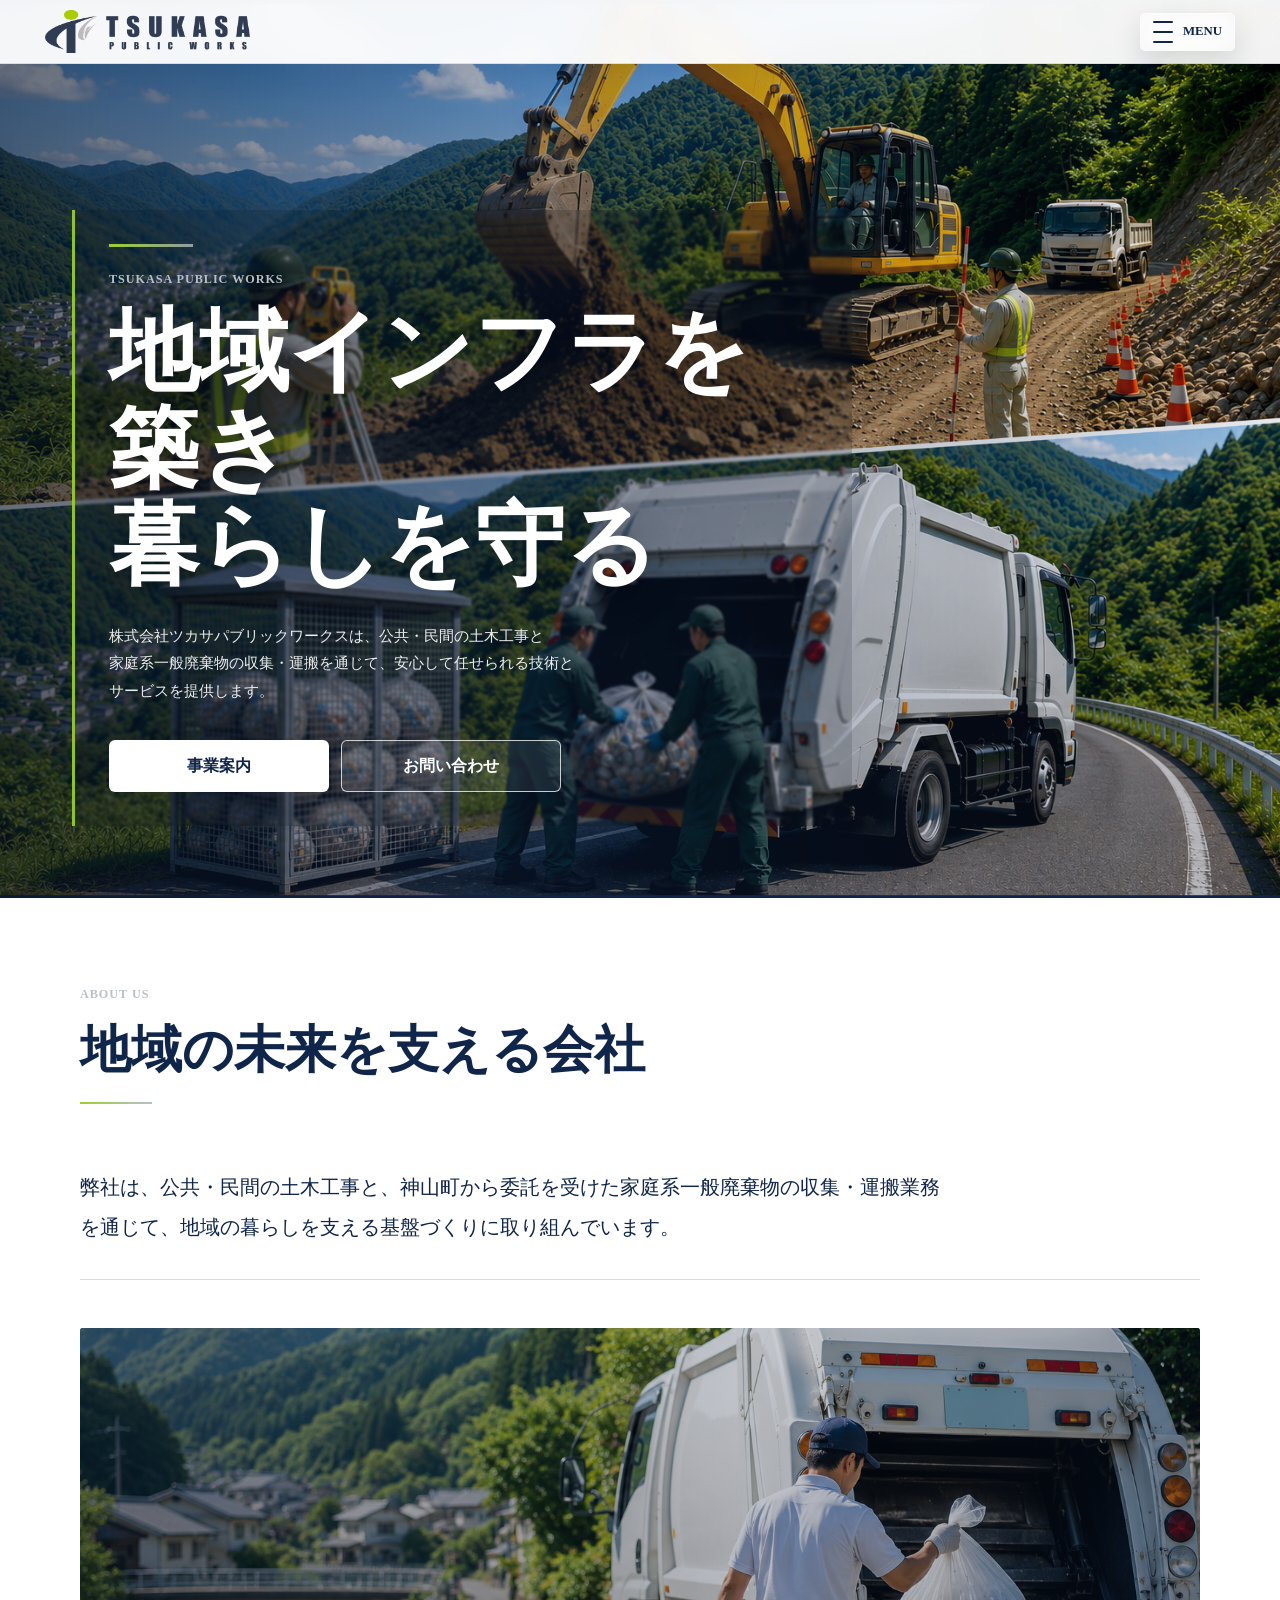
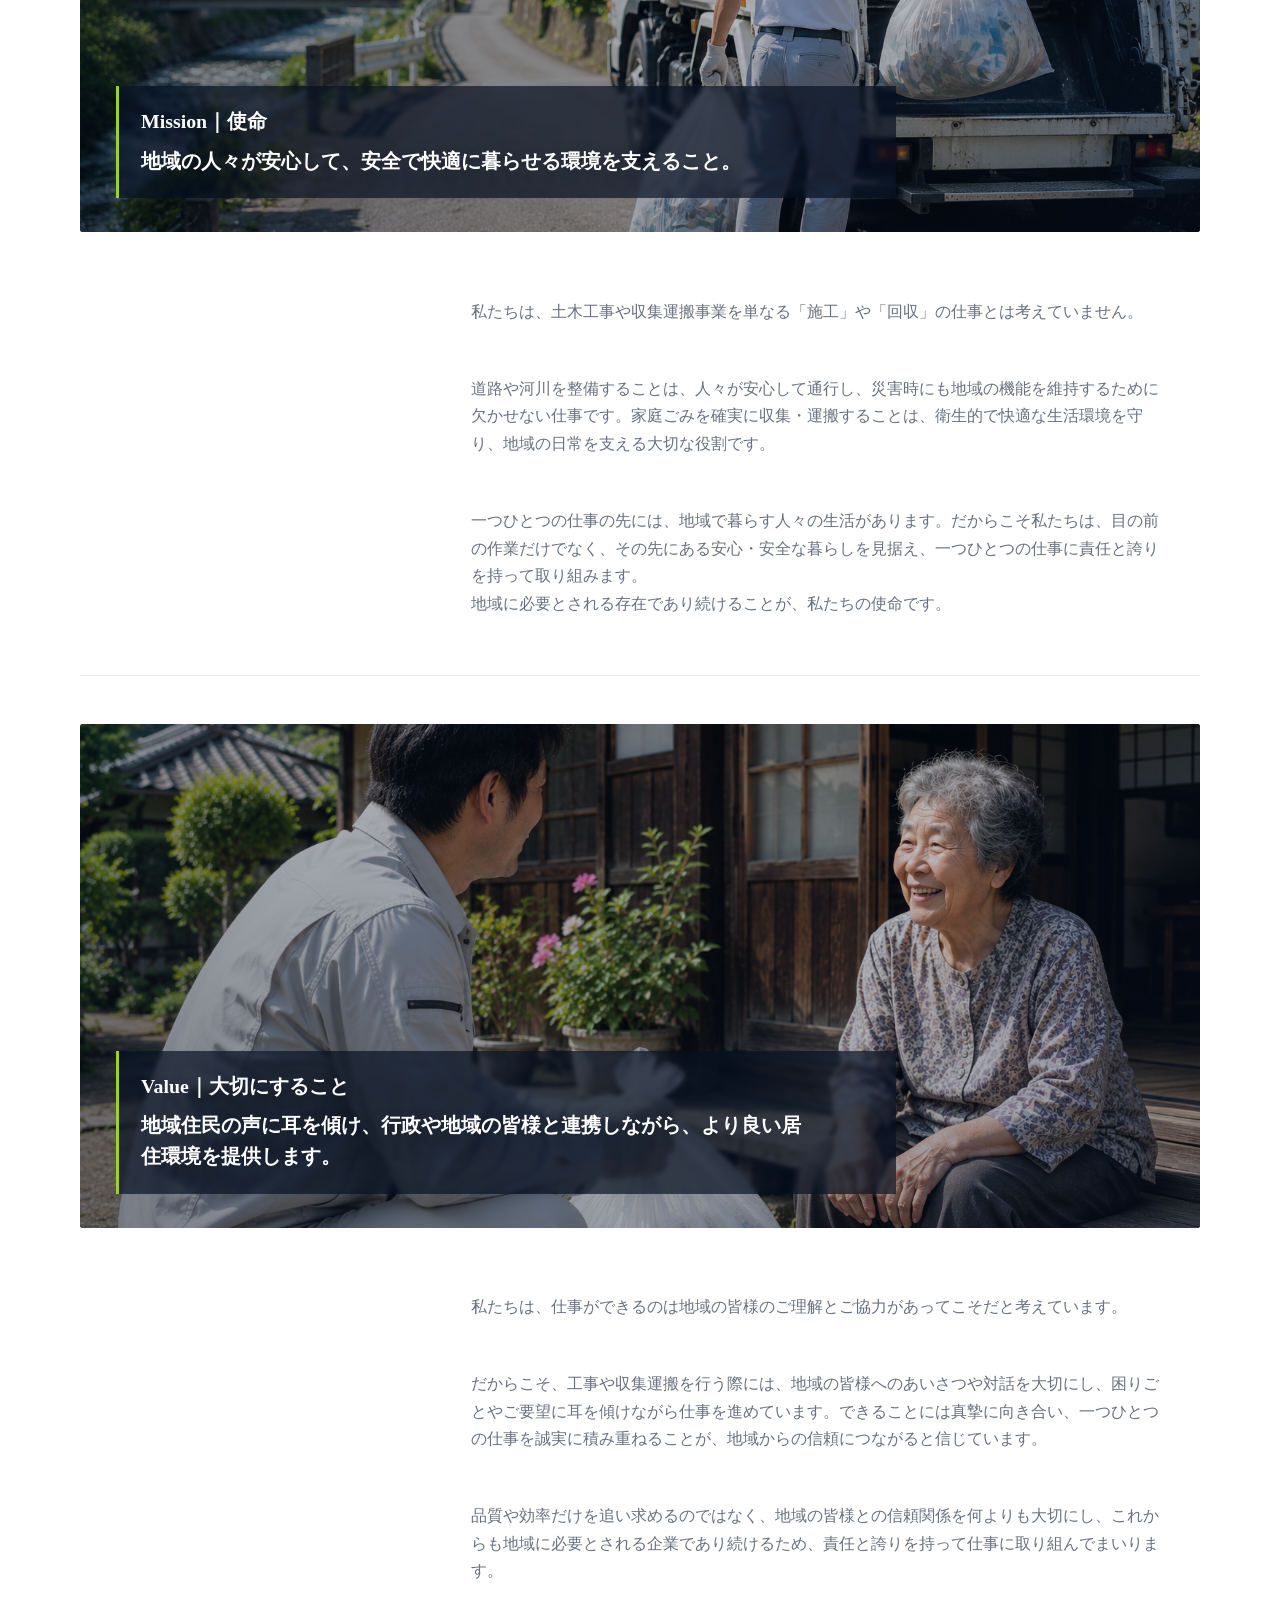
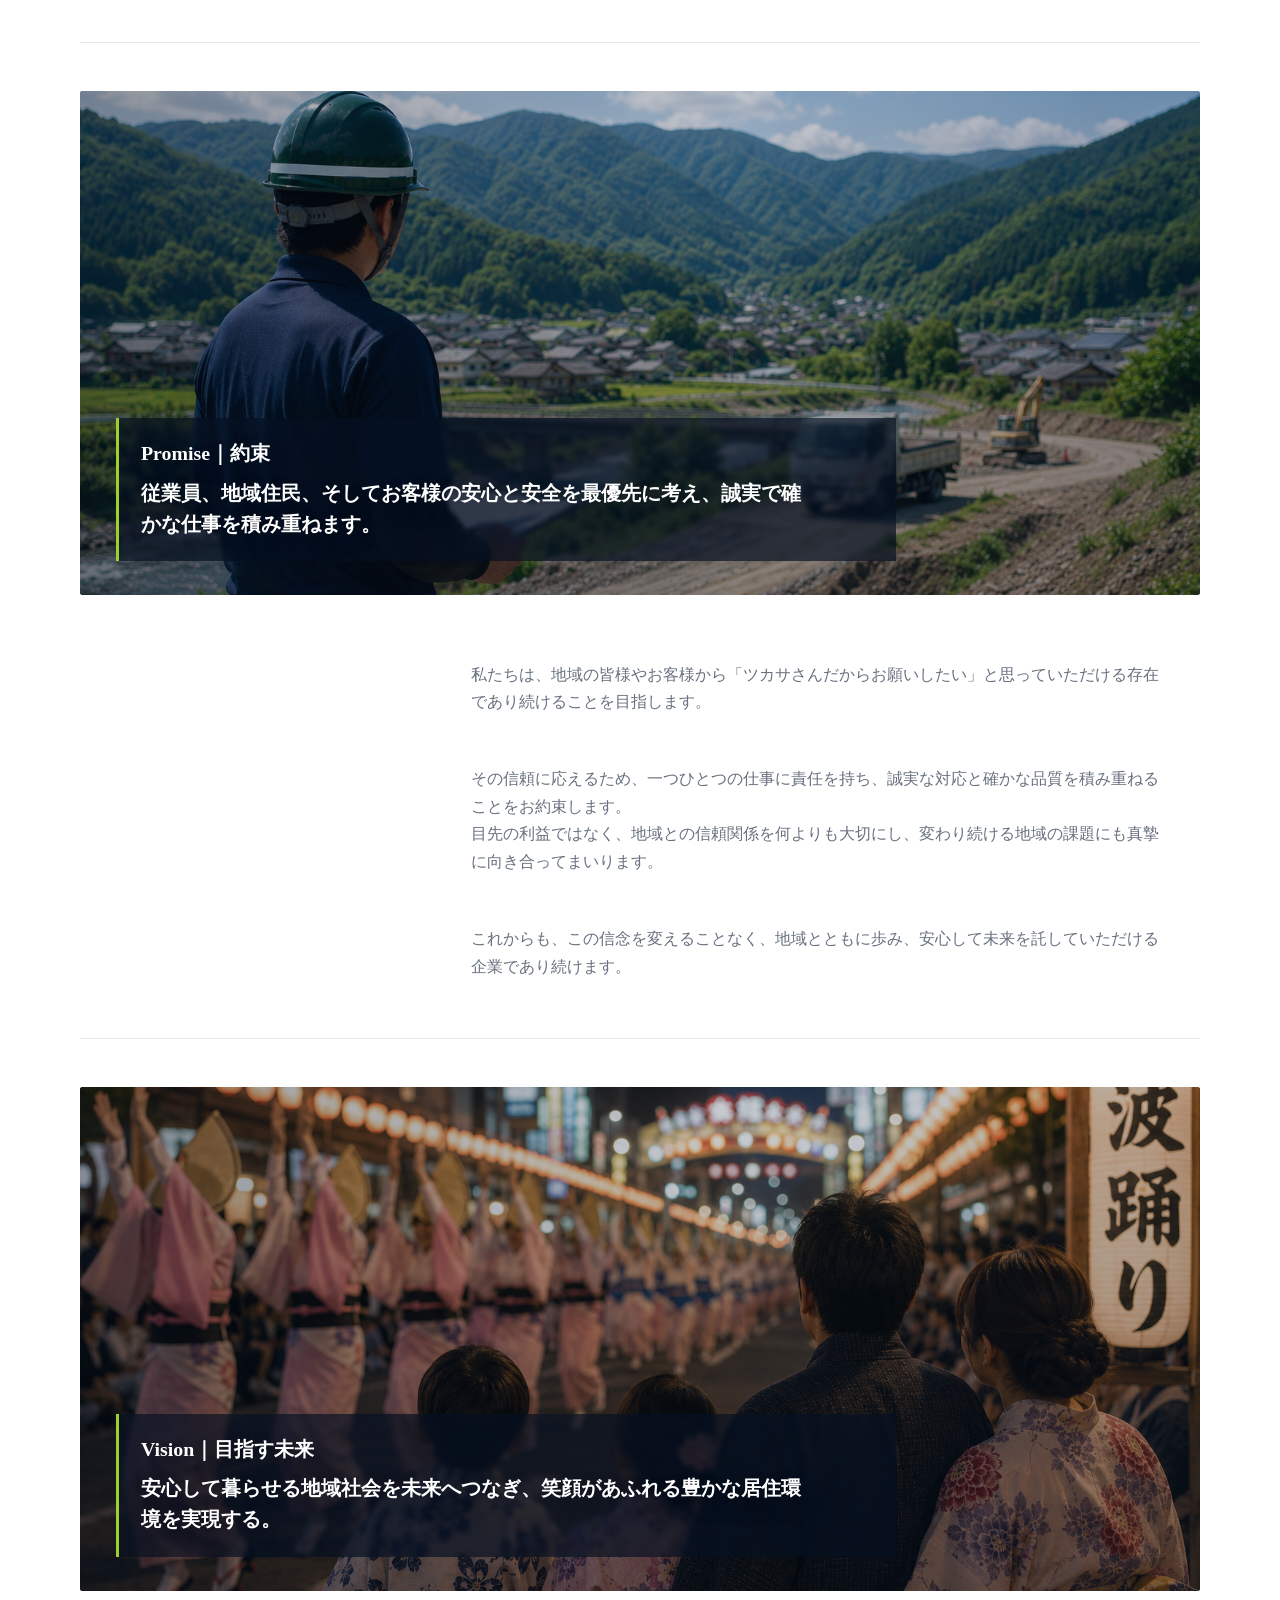
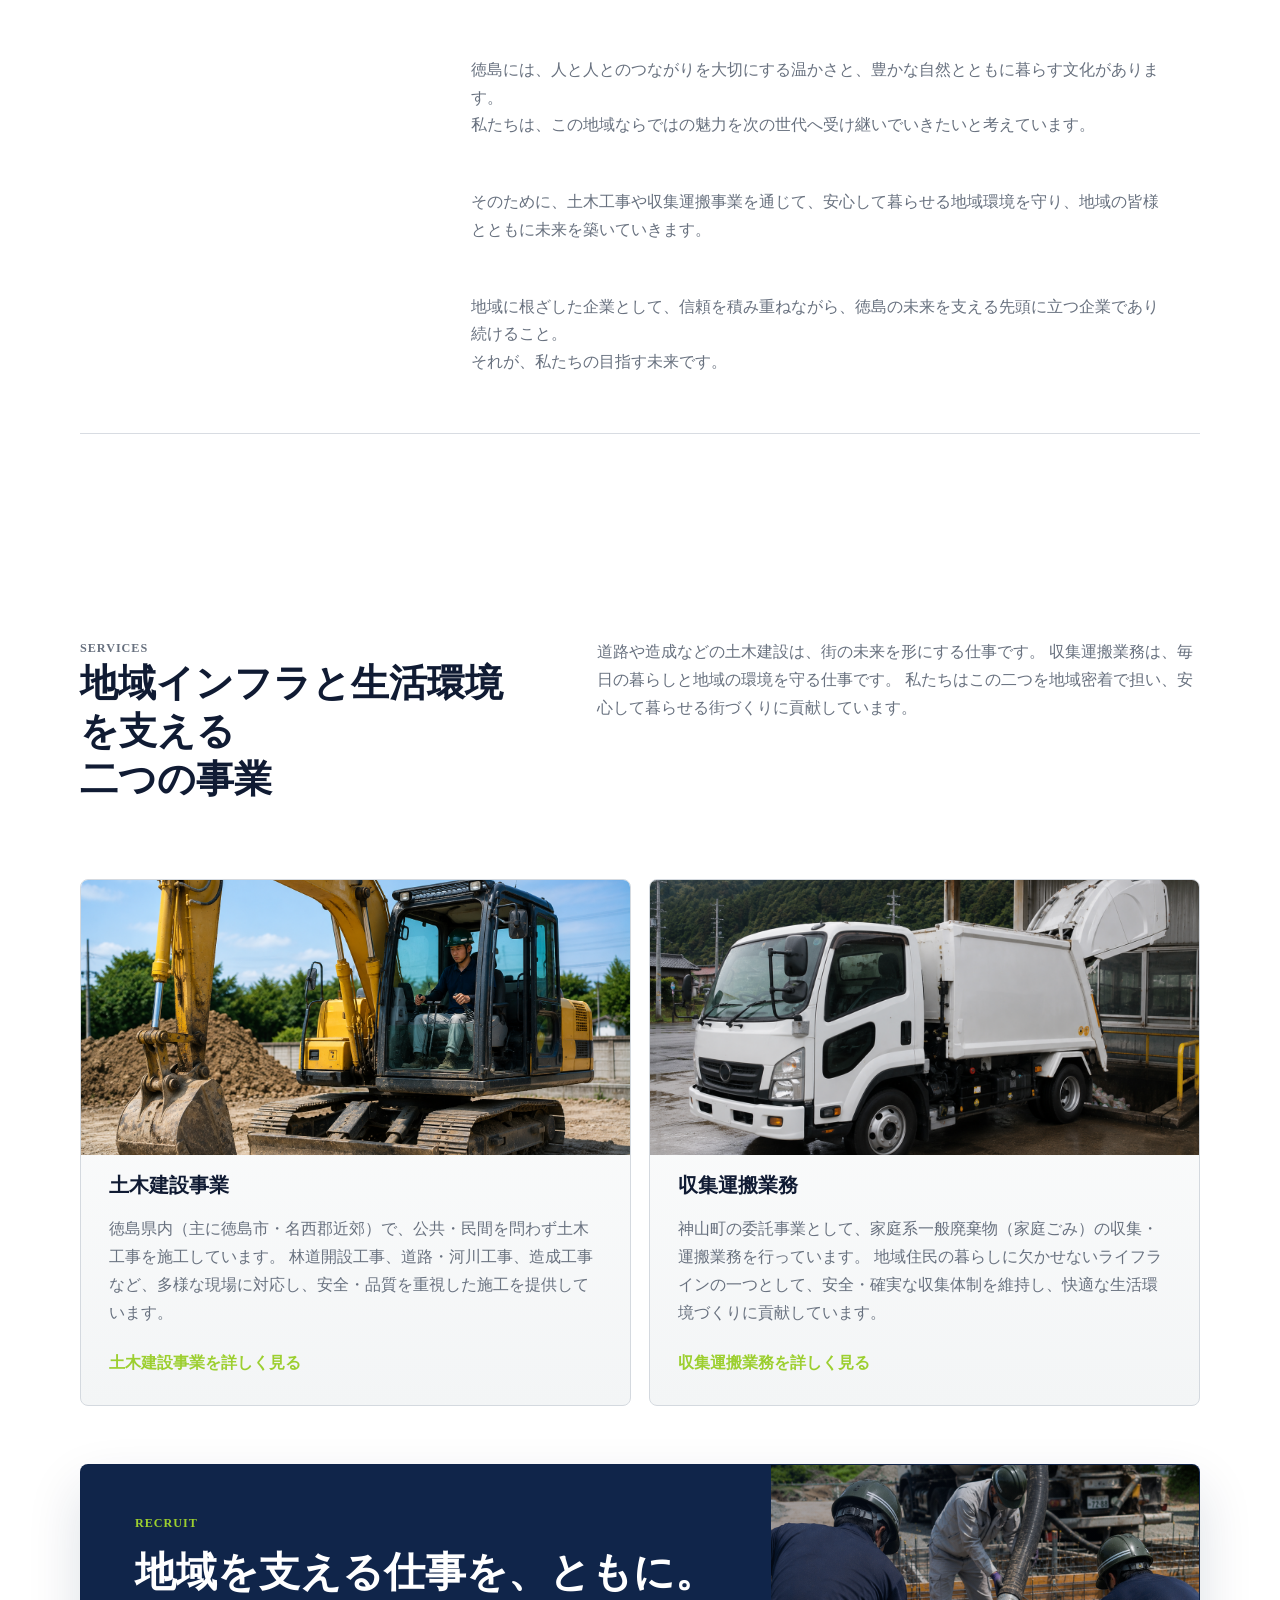
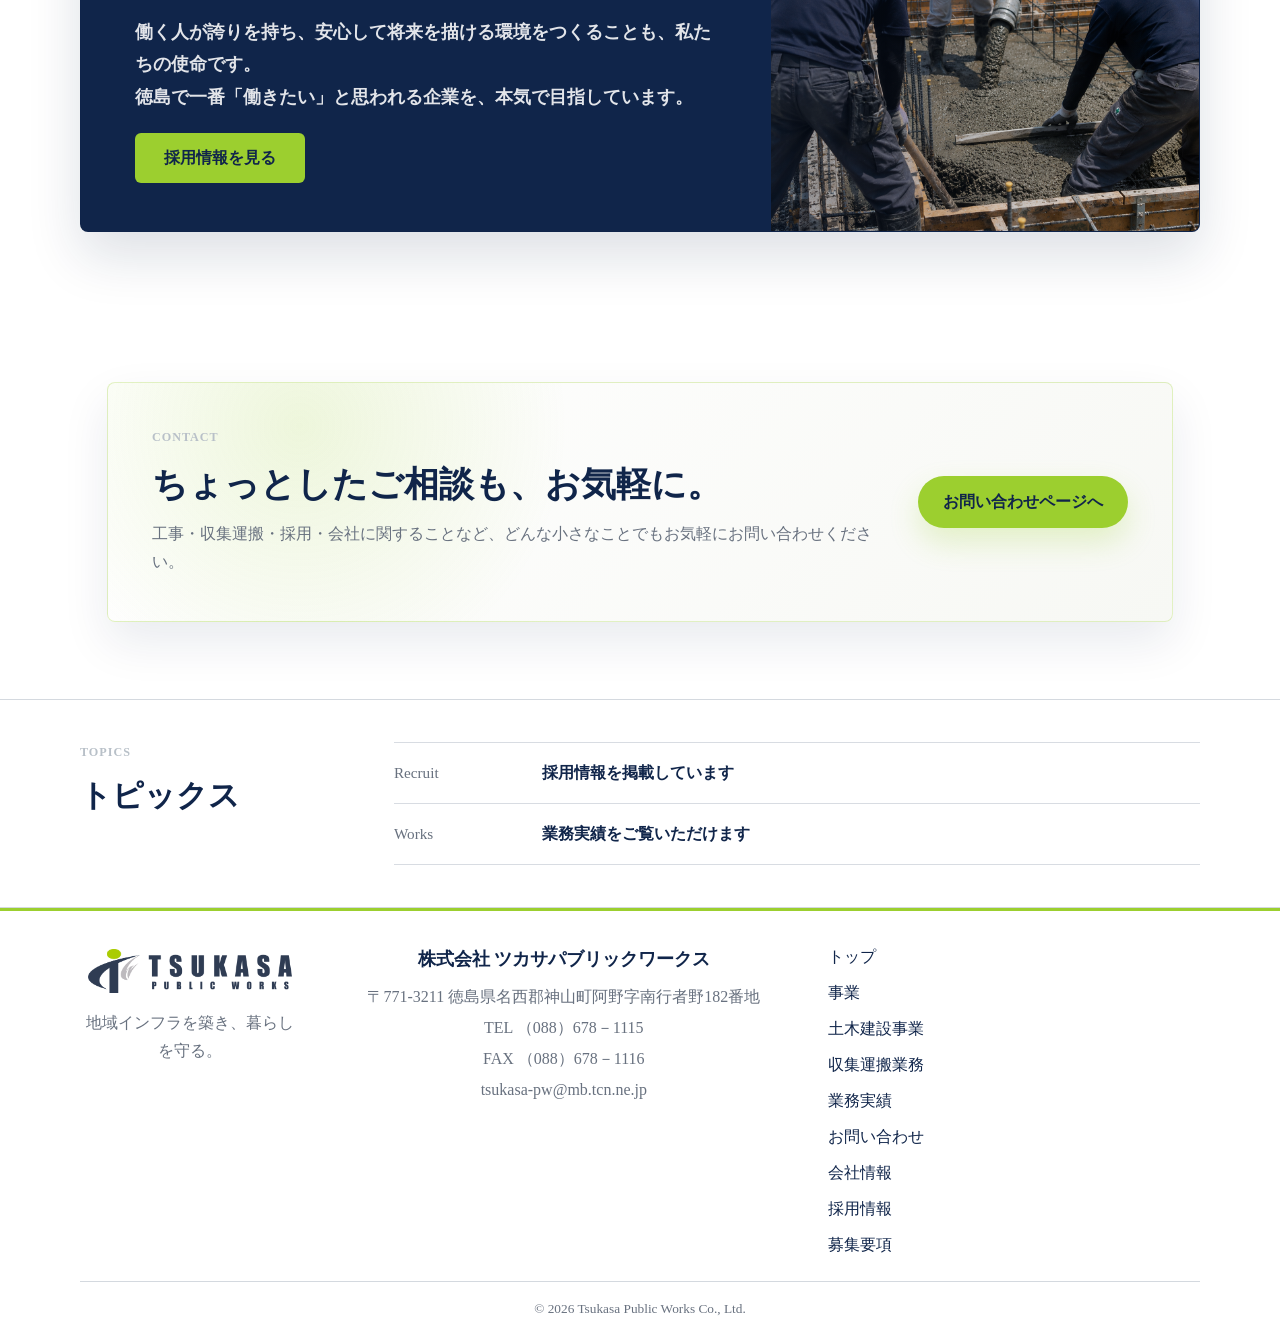
<file: index.html>
﻿<!doctype html>
<html lang="ja">
  <head>
    <meta charset="utf-8" />
    <meta name="viewport" content="width=device-width, initial-scale=1" />
    <title>株式会社 ツカサパブリックワークス | 土木建設と収集運搬業務で地域を支える会社</title>
    <meta
      name="description"
      content="株式会社 ツカサパブリックワークスは、土木建設事業と地域の暮らしと環境を支える収集運搬業務を通じて、地域を支える会社です。"
    />
    <link rel="stylesheet" href="./styles.css?v=20260703-company-latest" />
  </head>
  <body>
    <header class="site-header">
      <a class="brand" href="#top" aria-label="株式会社 ツカサパブリックワークス トップへ">
        <img class="brand-logo" src="./assets/logo-header-transparent.png" alt="株式会社 ツカサパブリックワークス" />
      </a>
      <input class="menu-toggle" type="checkbox" id="site-menu-toggle" aria-hidden="true" />
      <label class="menu-button" for="site-menu-toggle" aria-label="Open menu">
        <span></span>
        <span></span>
        <span></span>
        <strong>MENU</strong>
      </label>
      <nav class="nav" aria-label="主要ナビゲーション">
        <details class="nav-group">
          <summary class="nav-cta nav-parent">事業内容</summary>
          <div class="nav-submenu">
            <a href="./construction.html">土木建設事業</a>
            <a href="./collection.html">収集運搬業務</a>
          </div>
        </details>
        <a href="./works.html">業務実績</a>
        <a href="./contact.html">お問い合わせ</a>
        <a href="./company.html">会社情報</a>
        <a href="./recruit.html">採用情報</a>
        <a href="./recruit-guideline.html">募集要項</a>
      </nav>
    </header>

    <main id="top">
      <section class="hero home-hero">
        <img class="hero-image" src="./assets/top-hero.png" alt="土木建設と収集運搬業務を表現した企業サイトのビジュアル" />
        <div class="hero-overlay"></div>
        <div class="hero-content">
          <p class="eyebrow">Tsukasa Public Works</p>
          <h1>地域インフラを築き<br />暮らしを守る</h1>
          <p class="lead">
            株式会社ツカサパブリックワークスは、公共・民間の土木工事と<br />
            家庭系一般廃棄物の収集・運搬を通じて、安心して任せられる技術と<br />
            サービスを提供します。
          </p>
          <div class="hero-actions">
            <a class="button primary" href="#services">事業案内</a>
            <a class="button secondary" href="./contact.html">お問い合わせ</a>
          </div>
        </div>
      </section>

      <section class="topics-strip" aria-labelledby="topics-title">
        <div class="topics-inner">
          <div class="topics-heading">
            <p class="section-kicker">Topics</p>
            <h2 id="topics-title">トピックス</h2>
          </div>
          <div class="topics-list" aria-label="トピックス一覧">
            <a class="topic-item" href="./recruit.html">
              <span class="topic-meta">Recruit</span>
              <span class="topic-title">採用情報を掲載しています</span>
            </a>
            <a class="topic-item" href="./works.html">
              <span class="topic-meta">Works</span>
              <span class="topic-title">業務実績をご覧いただけます</span>
            </a>
          </div>
        </div>
      </section>

      <section class="section company-intro" id="about">
        <div class="section-heading">
          <p class="section-kicker">About Us</p>
          <h2>地域の未来を支える会社</h2>
        </div>
        <div class="about-panel">
          <p class="about-copy">
            弊社は、公共・民間の土木工事と、神山町から委託を受けた家庭系一般廃棄物の収集・運搬業務を通じて、地域の暮らしを支える基盤づくりに取り組んでいます。
          </p>
          <div class="about-points" aria-label="会社の使命と価値観">
            <article class="mission-block">
              <figure class="philosophy-image">
                <img src="./assets/mission-collection.png" alt="山あいの地域で家庭ごみの収集運搬を行う作業風景" />
                <figcaption>
                  <h3>Mission｜使命</h3>
                  <p><strong>地域の人々が安心して、安全で快適に暮らせる環境を支えること。</strong></p>
                </figcaption>
              </figure>
              <p>私たちは、土木工事や収集運搬事業を単なる「施工」や「回収」の仕事とは考えていません。</p>
              <p>道路や河川を整備することは、人々が安心して通行し、災害時にも地域の機能を維持するために欠かせない仕事です。家庭ごみを確実に収集・運搬することは、衛生的で快適な生活環境を守り、地域の日常を支える大切な役割です。</p>
              <p>一つひとつの仕事の先には、地域で暮らす人々の生活があります。だからこそ私たちは、目の前の作業だけでなく、その先にある安心・安全な暮らしを見据え、一つひとつの仕事に責任と誇りを持って取り組みます。<br />地域に必要とされる存在であり続けることが、私たちの使命です。</p>
            </article>
            <article class="value-block">
              <figure class="philosophy-image">
                <img src="./assets/value-community.png" alt="地域住民と対話しながら収集運搬業務に取り組む作業風景" />
                <figcaption>
                  <h3>Value｜大切にすること</h3>
                  <p><strong>地域住民の声に耳を傾け、行政や地域の皆様と連携しながら、より良い居住環境を提供します。</strong></p>
                </figcaption>
              </figure>
              <p>私たちは、仕事ができるのは地域の皆様のご理解とご協力があってこそだと考えています。</p>
              <p>だからこそ、工事や収集運搬を行う際には、地域の皆様へのあいさつや対話を大切にし、困りごとやご要望に耳を傾けながら仕事を進めています。できることには真摯に向き合い、一つひとつの仕事を誠実に積み重ねることが、地域からの信頼につながると信じています。</p>
              <p>品質や効率だけを追い求めるのではなく、地域の皆様との信頼関係を何よりも大切にし、これからも地域に必要とされる企業であり続けるため、責任と誇りを持って仕事に取り組んでまいります。</p>
            </article>
            <article class="promise-block">
              <figure class="philosophy-image">
                <img src="./assets/promise-site.png" alt="地域を見渡しながら土木工事の安全と品質を確認する作業風景" />
                <figcaption>
                  <h3>Promise｜約束</h3>
                  <p><strong>従業員、地域住民、そしてお客様の安心と安全を最優先に考え、誠実で確かな仕事を積み重ねます。</strong></p>
                </figcaption>
              </figure>
              <p>私たちは、地域の皆様やお客様から「ツカサさんだからお願いしたい」と思っていただける存在であり続けることを目指します。</p>
              <p>その信頼に応えるため、一つひとつの仕事に責任を持ち、誠実な対応と確かな品質を積み重ねることをお約束します。<br />目先の利益ではなく、地域との信頼関係を何よりも大切にし、変わり続ける地域の課題にも真摯に向き合ってまいります。</p>
              <p>これからも、この信念を変えることなく、地域とともに歩み、安心して未来を託していただける企業であり続けます。</p>
            </article>
            <article class="vision-block">
              <figure class="philosophy-image">
                <img src="./assets/vision-future.png" alt="徳島の祭りを家族で見守る未来の地域社会の風景" />
                <figcaption>
                  <h3>Vision｜目指す未来</h3>
                  <p><strong>安心して暮らせる地域社会を未来へつなぎ、笑顔があふれる豊かな居住環境を実現する。</strong></p>
                </figcaption>
              </figure>
              <p>徳島には、人と人とのつながりを大切にする温かさと、豊かな自然とともに暮らす文化があります。<br />私たちは、この地域ならではの魅力を次の世代へ受け継いでいきたいと考えています。</p>
              <p>そのために、土木工事や収集運搬事業を通じて、安心して暮らせる地域環境を守り、地域の皆様とともに未来を築いていきます。</p>
              <p>地域に根ざした企業として、信頼を積み重ねながら、徳島の未来を支える先頭に立つ企業であり続けること。<br />それが、私たちの目指す未来です。</p>
            </article>
          </div>
        </div>
      </section>

      <section class="section" id="services">
        <div class="intro business-overview">
          <div>
            <p class="section-kicker">Services</p>
            <h2>地域インフラと生活環境を支える<br />二つの事業</h2>
          </div>
          <p>
            道路や造成などの土木建設は、街の未来を形にする仕事です。
            収集運搬業務は、毎日の暮らしと地域の環境を守る仕事です。
            私たちはこの二つを地域密着で担い、安心して暮らせる街づくりに貢献しています。
          </p>
        </div>
        <div class="service-grid business-grid">
          <a class="service-card business-card" href="./construction.html">
            <figure class="business-card-image">
              <img src="./assets/business-construction.png" alt="重機を操作して土木工事を行う作業風景" />
            </figure>
            <h3>土木建設事業</h3>
            <p>
              徳島県内（主に徳島市・名西郡近郊）で、公共・民間を問わず土木工事を施工しています。
              林道開設工事、道路・河川工事、造成工事など、多様な現場に対応し、安全・品質を重視した施工を提供しています。
            </p>
            <span class="text-link">土木建設事業を詳しく見る</span>
          </a>
          <a class="service-card business-card" href="./collection.html">
            <figure class="business-card-image">
              <img src="./assets/business-collection-truck.png" alt="収集運搬業務で使用するパッカー車" />
            </figure>
            <h3>収集運搬業務</h3>
            <p>
              神山町の委託事業として、家庭系一般廃棄物（家庭ごみ）の収集・運搬業務を行っています。
              地域住民の暮らしに欠かせないライフラインの一つとして、安全・確実な収集体制を維持し、快適な生活環境づくりに貢献しています。
            </p>
            <span class="text-link">収集運搬業務を詳しく見る</span>
          </a>
        </div>
        <a class="recruit-cta" href="./recruit.html" aria-label="採用情報ページを見る">
          <div class="recruit-cta-text">
            <p class="section-kicker">Recruit</p>
            <h3>地域を支える仕事を、ともに。</h3>
            <p>
              働く人が誇りを持ち、安心して将来を描ける環境をつくることも、私たちの使命です。<br />
              徳島で一番「働きたい」と思われる企業を、本気で目指しています。
            </p>
          </div>
          <span class="recruit-cta-link">採用情報を見る</span>
          <figure class="recruit-cta-image">
            <img src="./assets/recruit-cta-work.png" alt="土木工事の現場で作業するスタッフ" />
          </figure>
        </a>
      </section>

      <section class="friendly-contact" aria-label="お問い合わせへの導線">
        <div>
          <p class="section-kicker">Contact</p>
          <h2>ちょっとしたご相談も、お気軽に。</h2>
          <p>工事・収集運搬・採用・会社に関することなど、どんな小さなことでもお気軽にお問い合わせください。</p>
        </div>
        <a class="friendly-contact-button" href="./contact.html">お問い合わせページへ</a>
      </section>
    </main>

    <footer class="site-footer">
      <div class="footer-inner">
        <div class="footer-brand">
          <img src="./assets/logo-header-transparent.png" alt="株式会社 ツカサパブリックワークス" />
          <p>地域インフラを築き、暮らしを守る。</p>
        </div>
        <div class="footer-info">
          <h2>株式会社 ツカサパブリックワークス</h2>
          <p><a href="https://www.google.com/maps/search/?api=1&query=%E5%BE%B3%E5%B3%B6%E7%9C%8C%E5%90%8D%E8%A5%BF%E9%83%A1%E7%A5%9E%E5%B1%B1%E7%94%BA%E9%98%BF%E9%87%8E%E5%AD%97%E5%8D%97%E8%A1%8C%E8%80%85%E9%87%8E182%E7%95%AA%E5%9C%B0" target="_blank" rel="noopener">〒771-3211 徳島県名西郡神山町阿野字南行者野182番地</a></p>
          <p>TEL <a href="tel:0886781115">（088）678－1115</a></p>
          <p>FAX （088）678－1116</p>
          <p><a href="mailto:tsukasa-pw@mb.tcn.ne.jp">tsukasa-pw@mb.tcn.ne.jp</a></p>
        </div>
        <nav class="footer-links" aria-label="フッターナビゲーション">
          <a href="./index.html#top">トップ</a>
          <a href="./index.html#services">事業</a>
          <a href="./construction.html">土木建設事業</a>
          <a href="./collection.html">収集運搬業務</a>
          <a href="./works.html">業務実績</a>
          <a href="./contact.html">お問い合わせ</a>
        <a href="./company.html">会社情報</a>
            <a href="./recruit.html">採用情報</a>
        <a href="./recruit-guideline.html">募集要項</a>
        </nav>
      </div>
      <div class="footer-bottom">
        <small>&copy; 2026 Tsukasa Public Works Co., Ltd.</small>
      </div>
    </footer>
    <script src="./menu.js?v=20260703-company-latest"></script>
  </body>
</html>
</file>
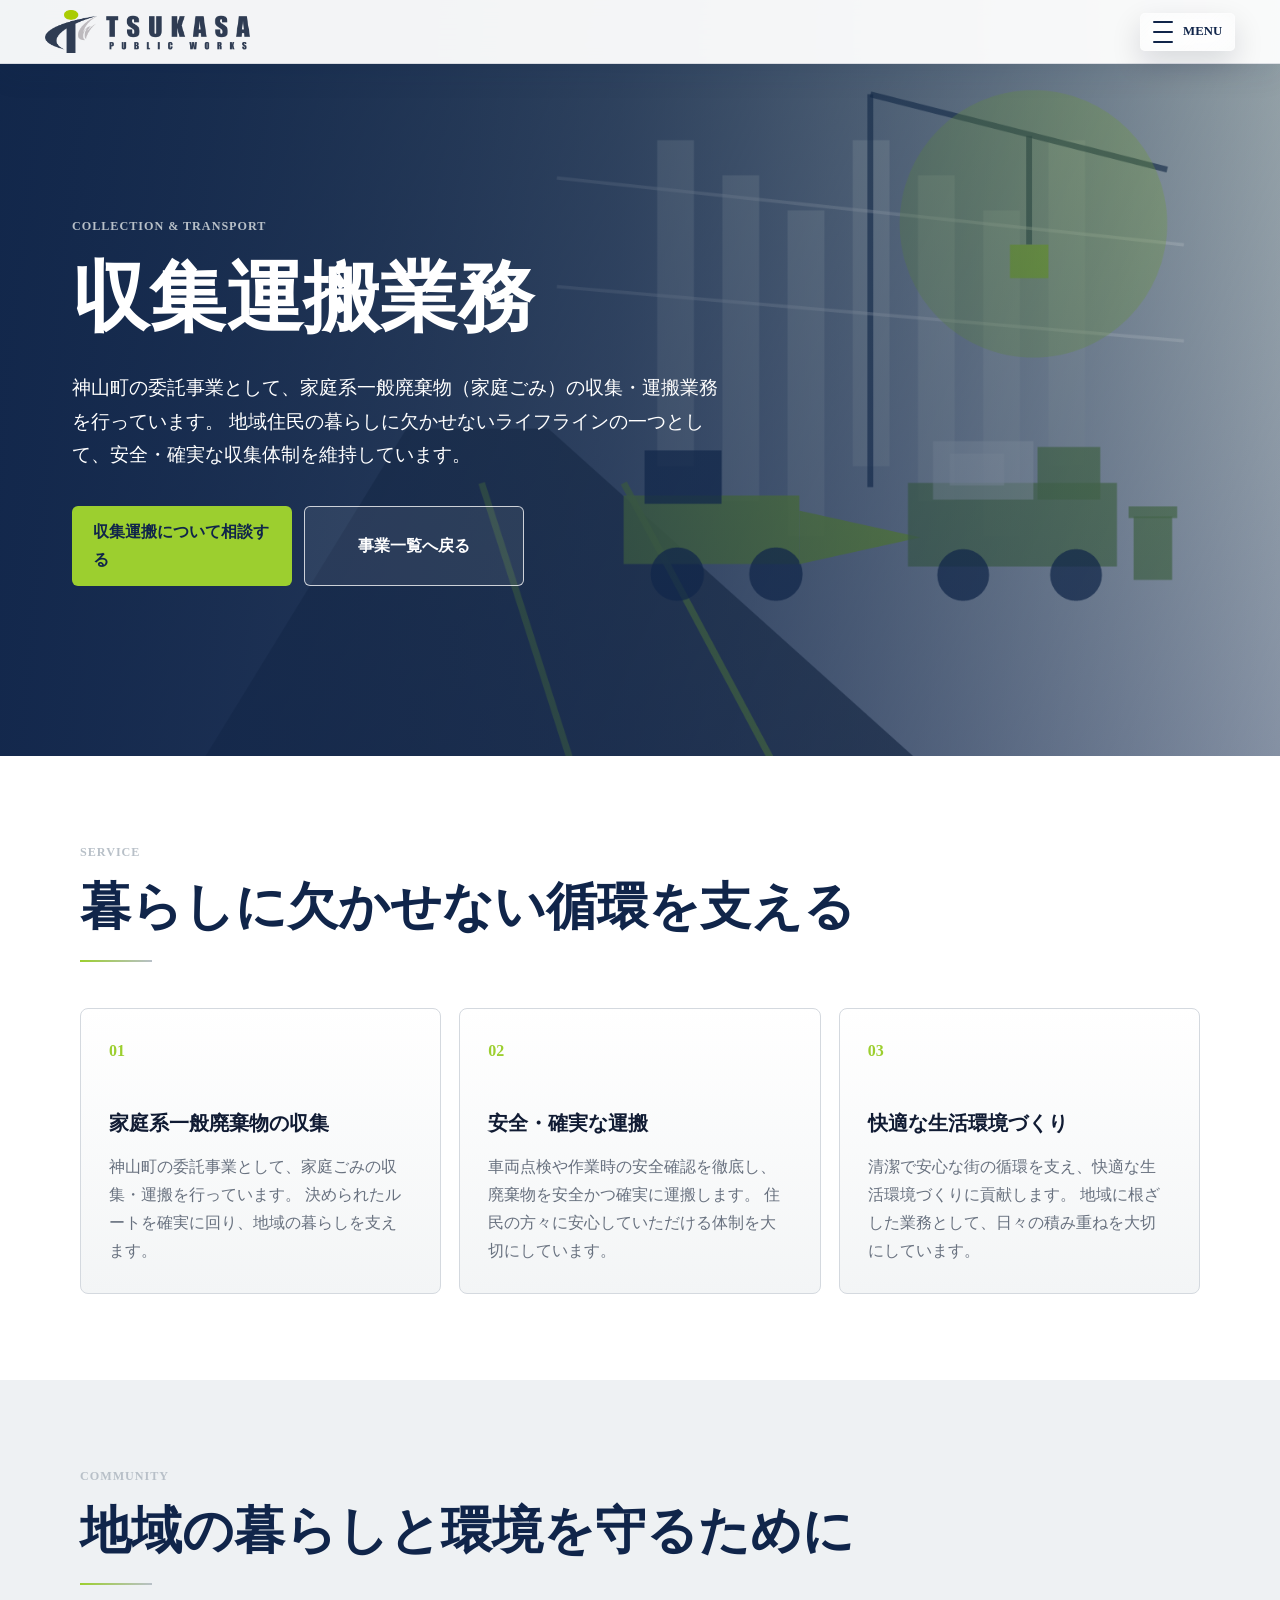
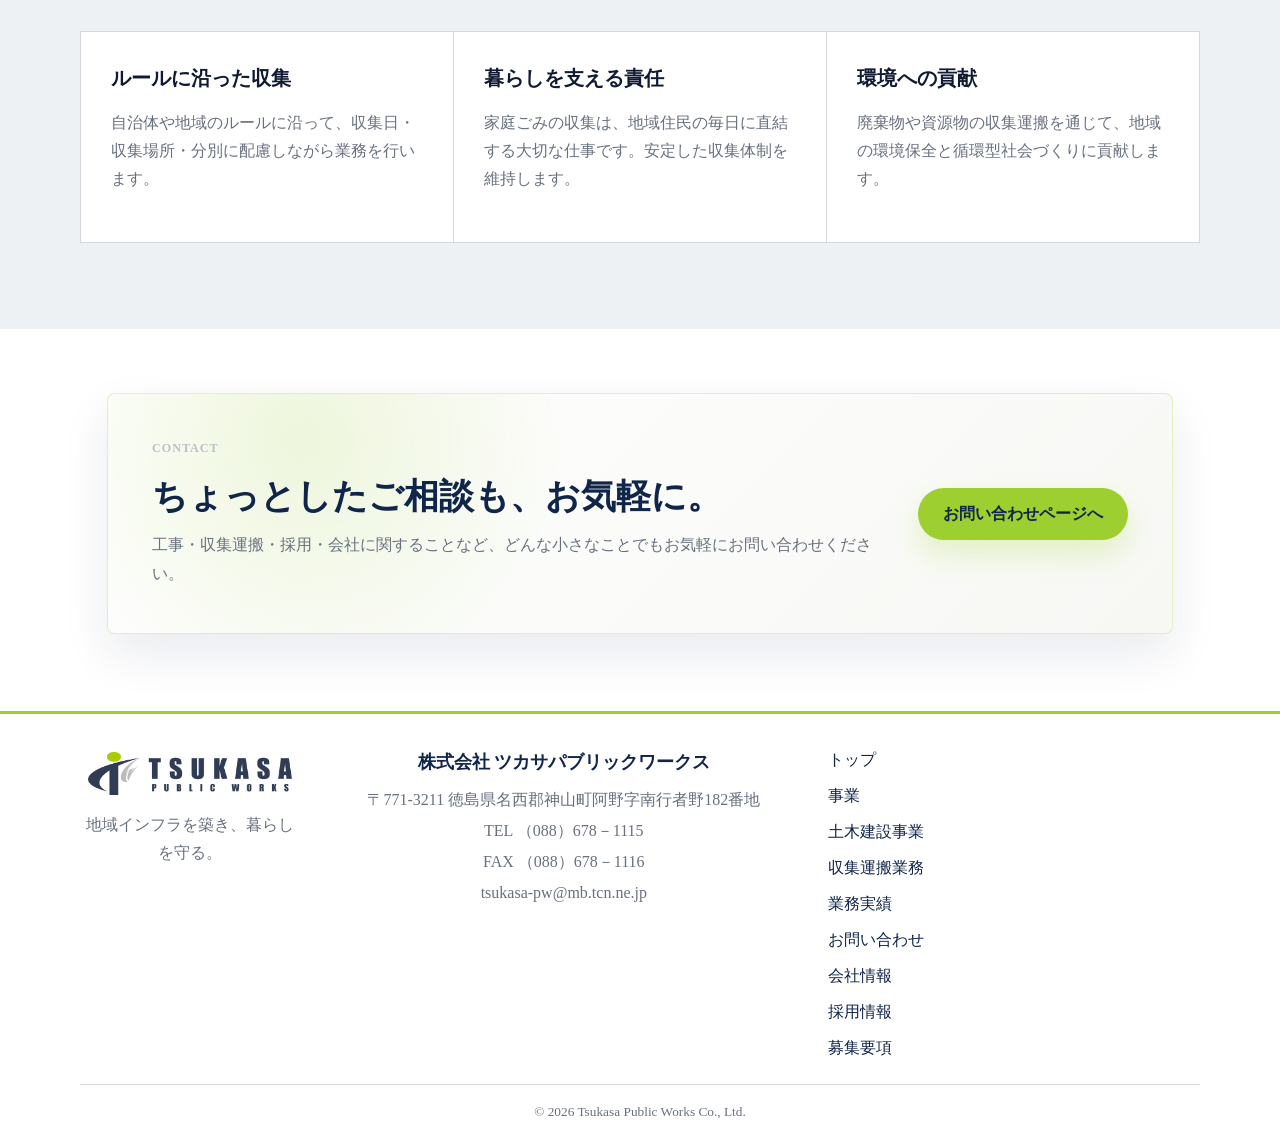
<file: collection.html>
﻿<!doctype html>
<html lang="ja">
  <head>
    <meta charset="utf-8" />
    <meta name="viewport" content="width=device-width, initial-scale=1" />
    <title>収集運搬業務 | 株式会社 ツカサパブリックワークス</title>
    <meta
      name="description"
      content="株式会社 ツカサパブリックワークスの収集運搬業務。神山町の委託事業として、家庭系一般廃棄物（家庭ごみ）の収集・運搬業務を行っています。"
    />
    <link rel="stylesheet" href="./styles.css?v=20260703-company-latest" />
  </head>
  <body>
    <header class="site-header">
      <a class="brand" href="./index.html" aria-label="株式会社 ツカサパブリックワークス トップページへ">
        <img class="brand-logo" src="./assets/logo-header-transparent.png" alt="株式会社 ツカサパブリックワークス" />
      </a>
      <input class="menu-toggle" type="checkbox" id="site-menu-toggle" aria-hidden="true" />
      <label class="menu-button" for="site-menu-toggle" aria-label="Open menu">
        <span></span>
        <span></span>
        <span></span>
        <strong>MENU</strong>
      </label>
      <nav class="nav" aria-label="主要ナビゲーション">
        <a href="./index.html">トップ</a>
        <details class="nav-group">
          <summary class="nav-cta nav-parent">事業内容</summary>
          <div class="nav-submenu">
            <a href="./construction.html">土木建設事業</a>
            <a href="./collection.html">収集運搬業務</a>
          </div>
        </details>
        <a href="./works.html">業務実績</a>
        <a href="./contact.html">お問い合わせ</a>
        <a href="./company.html">会社情報</a>
        <a href="./recruit.html">採用情報</a>
        <a href="./recruit-guideline.html">募集要項</a>
      </nav>
    </header>

    <main id="top">
      <section class="hero">
        <img class="hero-image" src="./assets/community-hero.png" alt="地域の暮らしを支える収集運搬業務の車両と街並み" />
        <div class="hero-overlay"></div>
        <div class="hero-content">
          <p class="eyebrow">Collection & Transport</p>
          <h1>収集運搬業務</h1>
          <p class="lead">
            神山町の委託事業として、家庭系一般廃棄物（家庭ごみ）の収集・運搬業務を行っています。
            地域住民の暮らしに欠かせないライフラインの一つとして、安全・確実な収集体制を維持しています。
          </p>
          <div class="hero-actions">
            <a class="button primary" href="./contact.html">収集運搬について相談する</a>
            <a class="button secondary" href="./index.html#services">事業一覧へ戻る</a>
          </div>
        </div>
      </section>

      <section class="section">
        <div class="section-heading">
          <p class="section-kicker">Service</p>
          <h2>暮らしに欠かせない循環を支える</h2>
        </div>
        <div class="service-grid">
          <article class="service-card">
            <span class="number">01</span>
            <h3>家庭系一般廃棄物の収集</h3>
            <p>
              神山町の委託事業として、家庭ごみの収集・運搬を行っています。
              決められたルートを確実に回り、地域の暮らしを支えます。
            </p>
          </article>
          <article class="service-card">
            <span class="number">02</span>
            <h3>安全・確実な運搬</h3>
            <p>
              車両点検や作業時の安全確認を徹底し、廃棄物を安全かつ確実に運搬します。
              住民の方々に安心していただける体制を大切にしています。
            </p>
          </article>
          <article class="service-card">
            <span class="number">03</span>
            <h3>快適な生活環境づくり</h3>
            <p>
              清潔で安心な街の循環を支え、快適な生活環境づくりに貢献します。
              地域に根ざした業務として、日々の積み重ねを大切にしています。
            </p>
          </article>
        </div>
      </section>

      <section class="band">
        <div class="section-heading">
          <p class="section-kicker">Community</p>
          <h2>地域の暮らしと環境を守るために</h2>
        </div>
        <div class="strength-list">
          <div>
            <h3>ルールに沿った収集</h3>
            <p>自治体や地域のルールに沿って、収集日・収集場所・分別に配慮しながら業務を行います。</p>
          </div>
          <div>
            <h3>暮らしを支える責任</h3>
            <p>家庭ごみの収集は、地域住民の毎日に直結する大切な仕事です。安定した収集体制を維持します。</p>
          </div>
          <div>
            <h3>環境への貢献</h3>
            <p>廃棄物や資源物の収集運搬を通じて、地域の環境保全と循環型社会づくりに貢献します。</p>
          </div>
        </div>
      </section>
      <section class="friendly-contact" aria-label="お問い合わせへの導線">
        <div>
          <p class="section-kicker">Contact</p>
          <h2>ちょっとしたご相談も、お気軽に。</h2>
          <p>工事・収集運搬・採用・会社に関することなど、どんな小さなことでもお気軽にお問い合わせください。</p>
        </div>
        <a class="friendly-contact-button" href="./contact.html">お問い合わせページへ</a>
      </section>
    </main>

    <footer class="site-footer">
      <div class="footer-inner">
        <div class="footer-brand">
          <img src="./assets/logo-header-transparent.png" alt="株式会社 ツカサパブリックワークス" />
          <p>地域インフラを築き、暮らしを守る。</p>
        </div>
        <div class="footer-info">
          <h2>株式会社 ツカサパブリックワークス</h2>
          <p><a href="https://www.google.com/maps/search/?api=1&query=%E5%BE%B3%E5%B3%B6%E7%9C%8C%E5%90%8D%E8%A5%BF%E9%83%A1%E7%A5%9E%E5%B1%B1%E7%94%BA%E9%98%BF%E9%87%8E%E5%AD%97%E5%8D%97%E8%A1%8C%E8%80%85%E9%87%8E182%E7%95%AA%E5%9C%B0" target="_blank" rel="noopener">〒771-3211 徳島県名西郡神山町阿野字南行者野182番地</a></p>
          <p>TEL <a href="tel:0886781115">（088）678－1115</a></p>
          <p>FAX （088）678－1116</p>
          <p><a href="mailto:tsukasa-pw@mb.tcn.ne.jp">tsukasa-pw@mb.tcn.ne.jp</a></p>
        </div>
        <nav class="footer-links" aria-label="フッターナビゲーション">
          <a href="./index.html#top">トップ</a>
          <a href="./index.html#services">事業</a>
          <a href="./construction.html">土木建設事業</a>
          <a href="./collection.html">収集運搬業務</a>
          <a href="./works.html">業務実績</a>
          <a href="./contact.html">お問い合わせ</a>
        <a href="./company.html">会社情報</a>
            <a href="./recruit.html">採用情報</a>
        <a href="./recruit-guideline.html">募集要項</a>
        </nav>
      </div>
      <div class="footer-bottom">
        <small>&copy; 2026 Tsukasa Public Works Co., Ltd.</small>
      </div>
    </footer>
    <script src="./menu.js?v=20260703-company-latest"></script>
  </body>
</html>
</file>
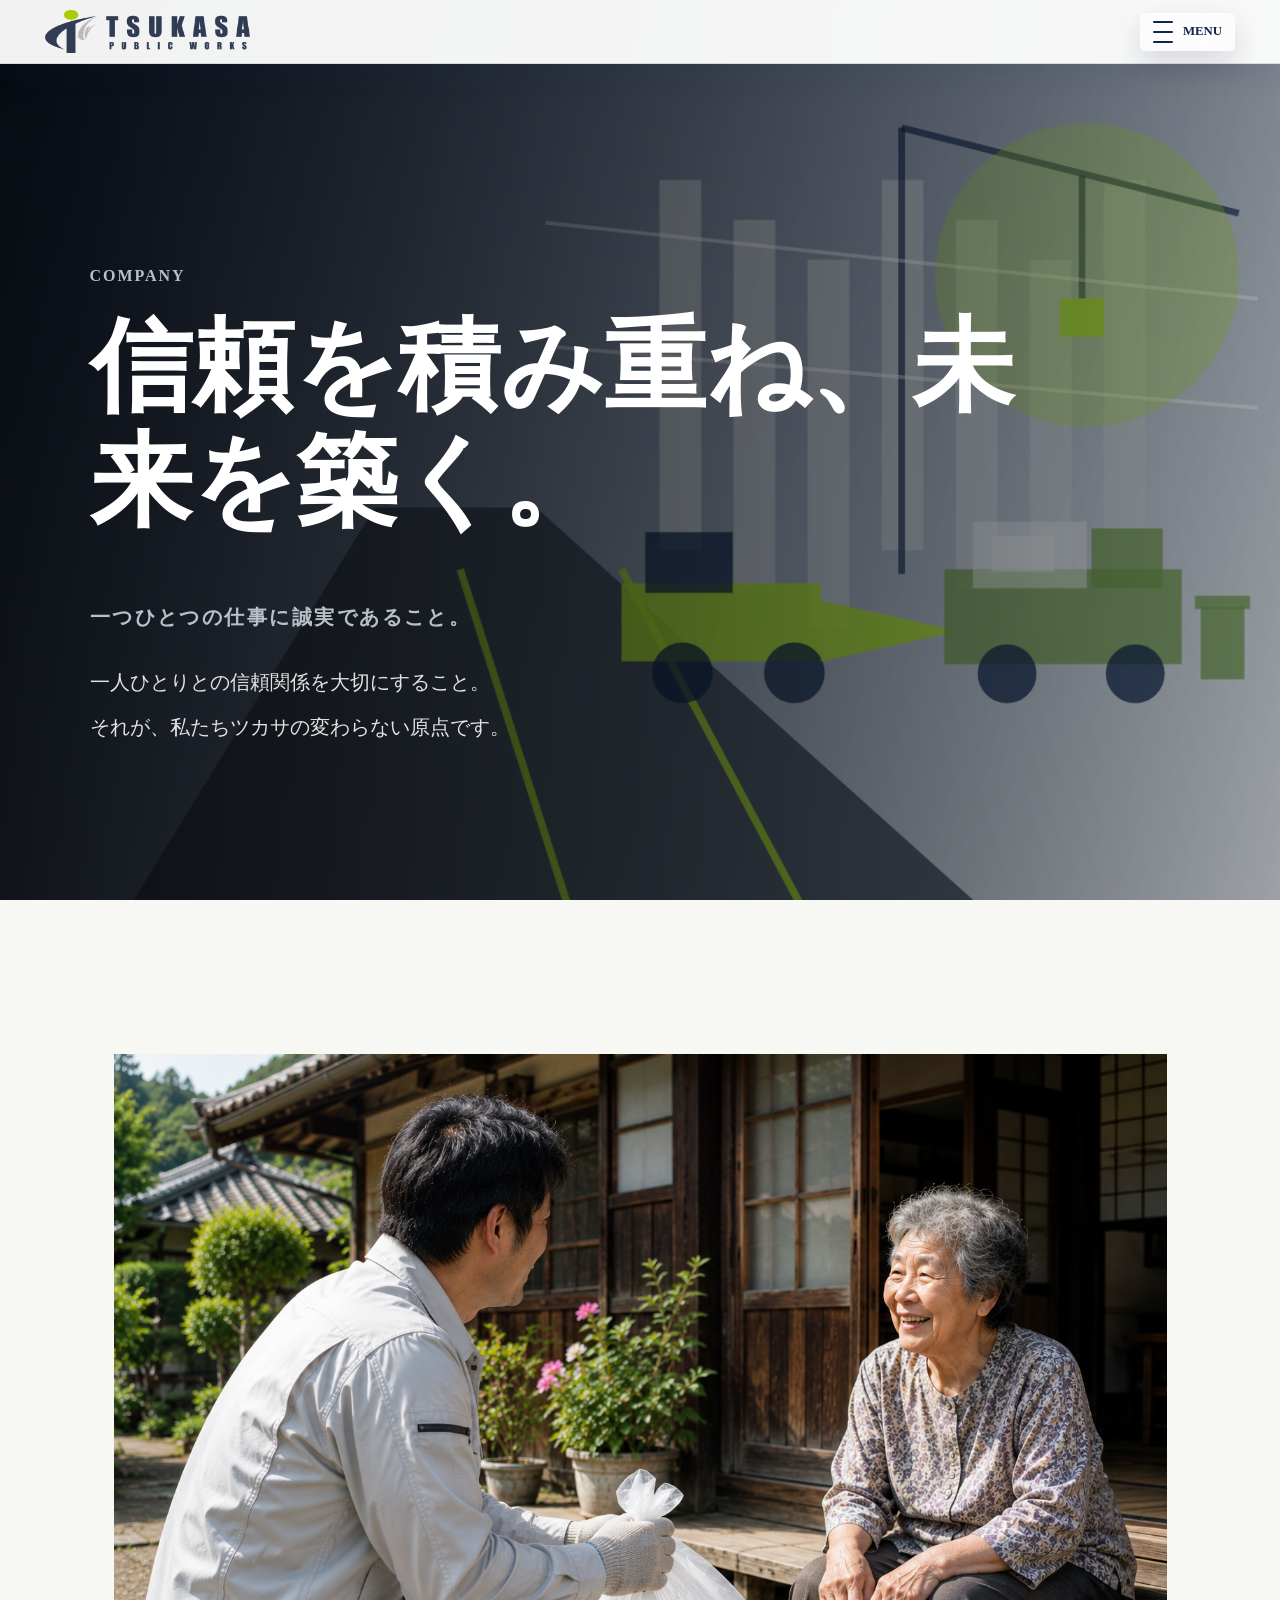
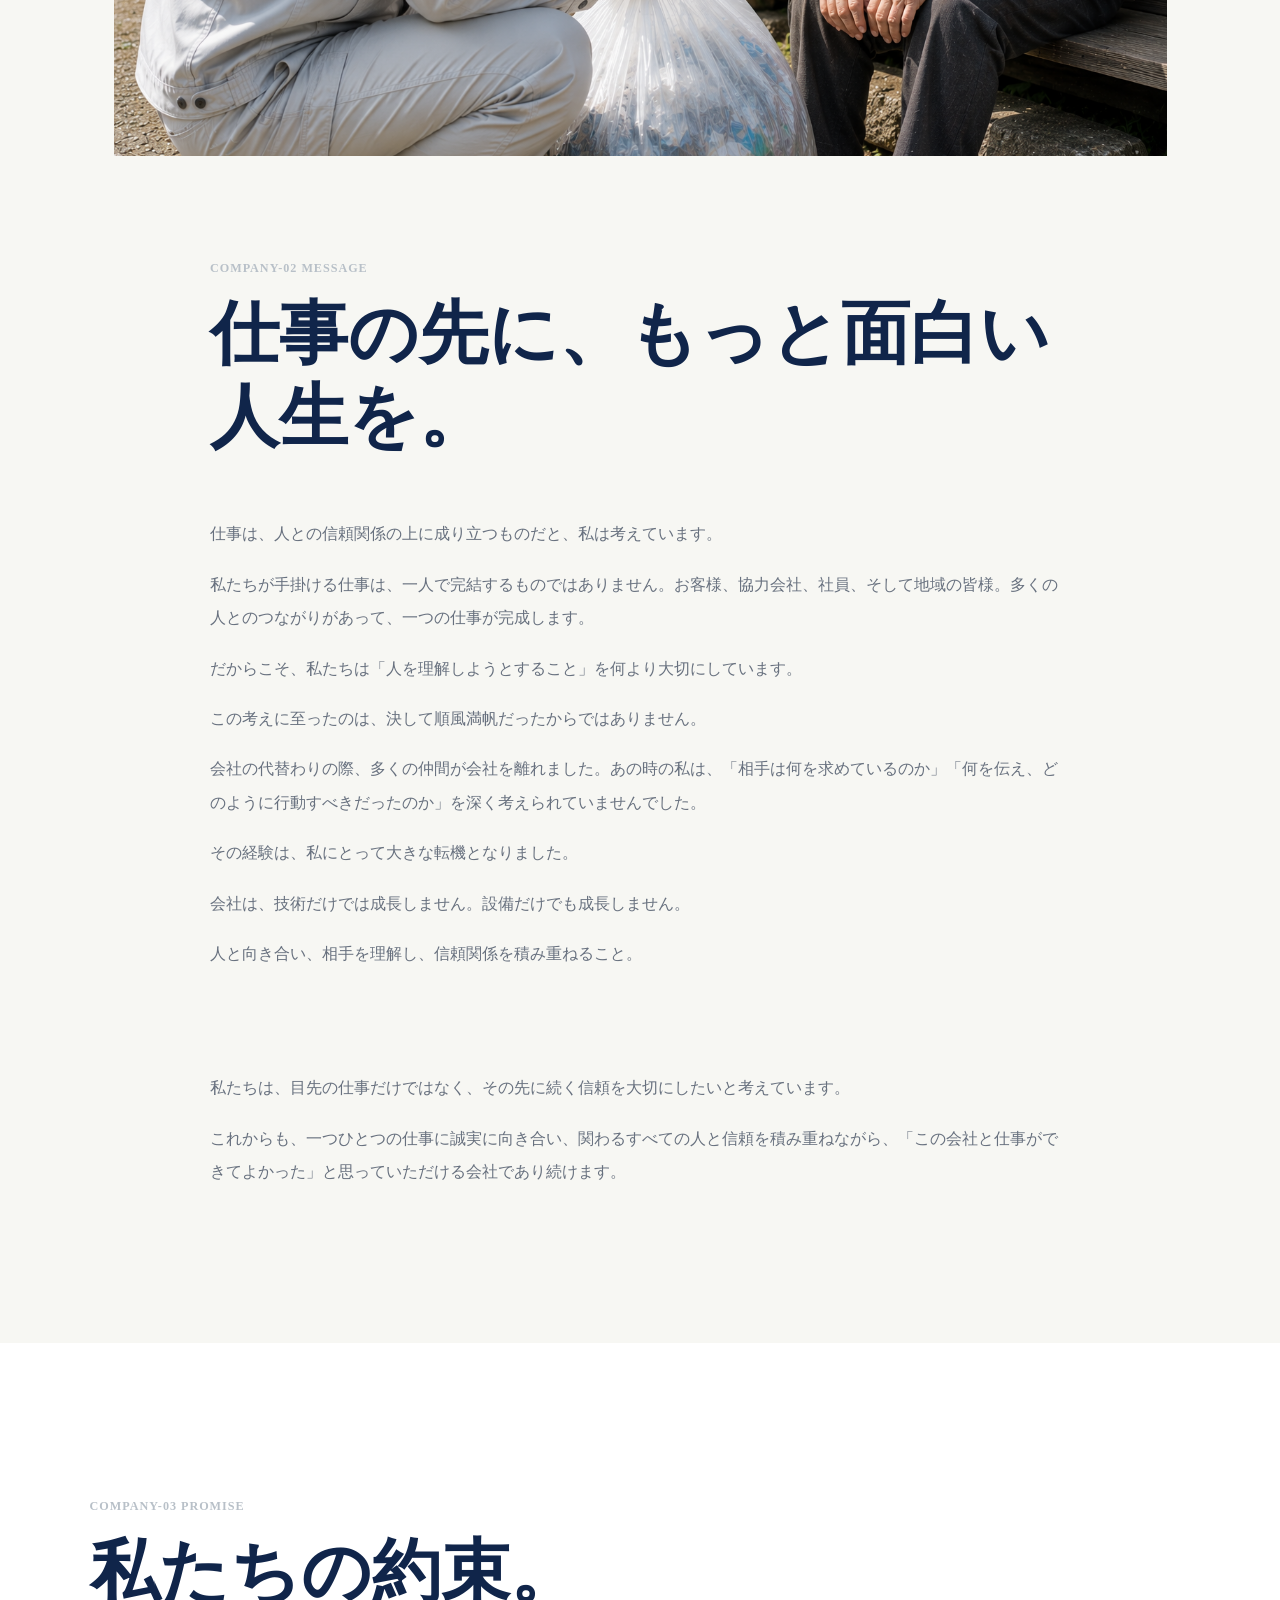
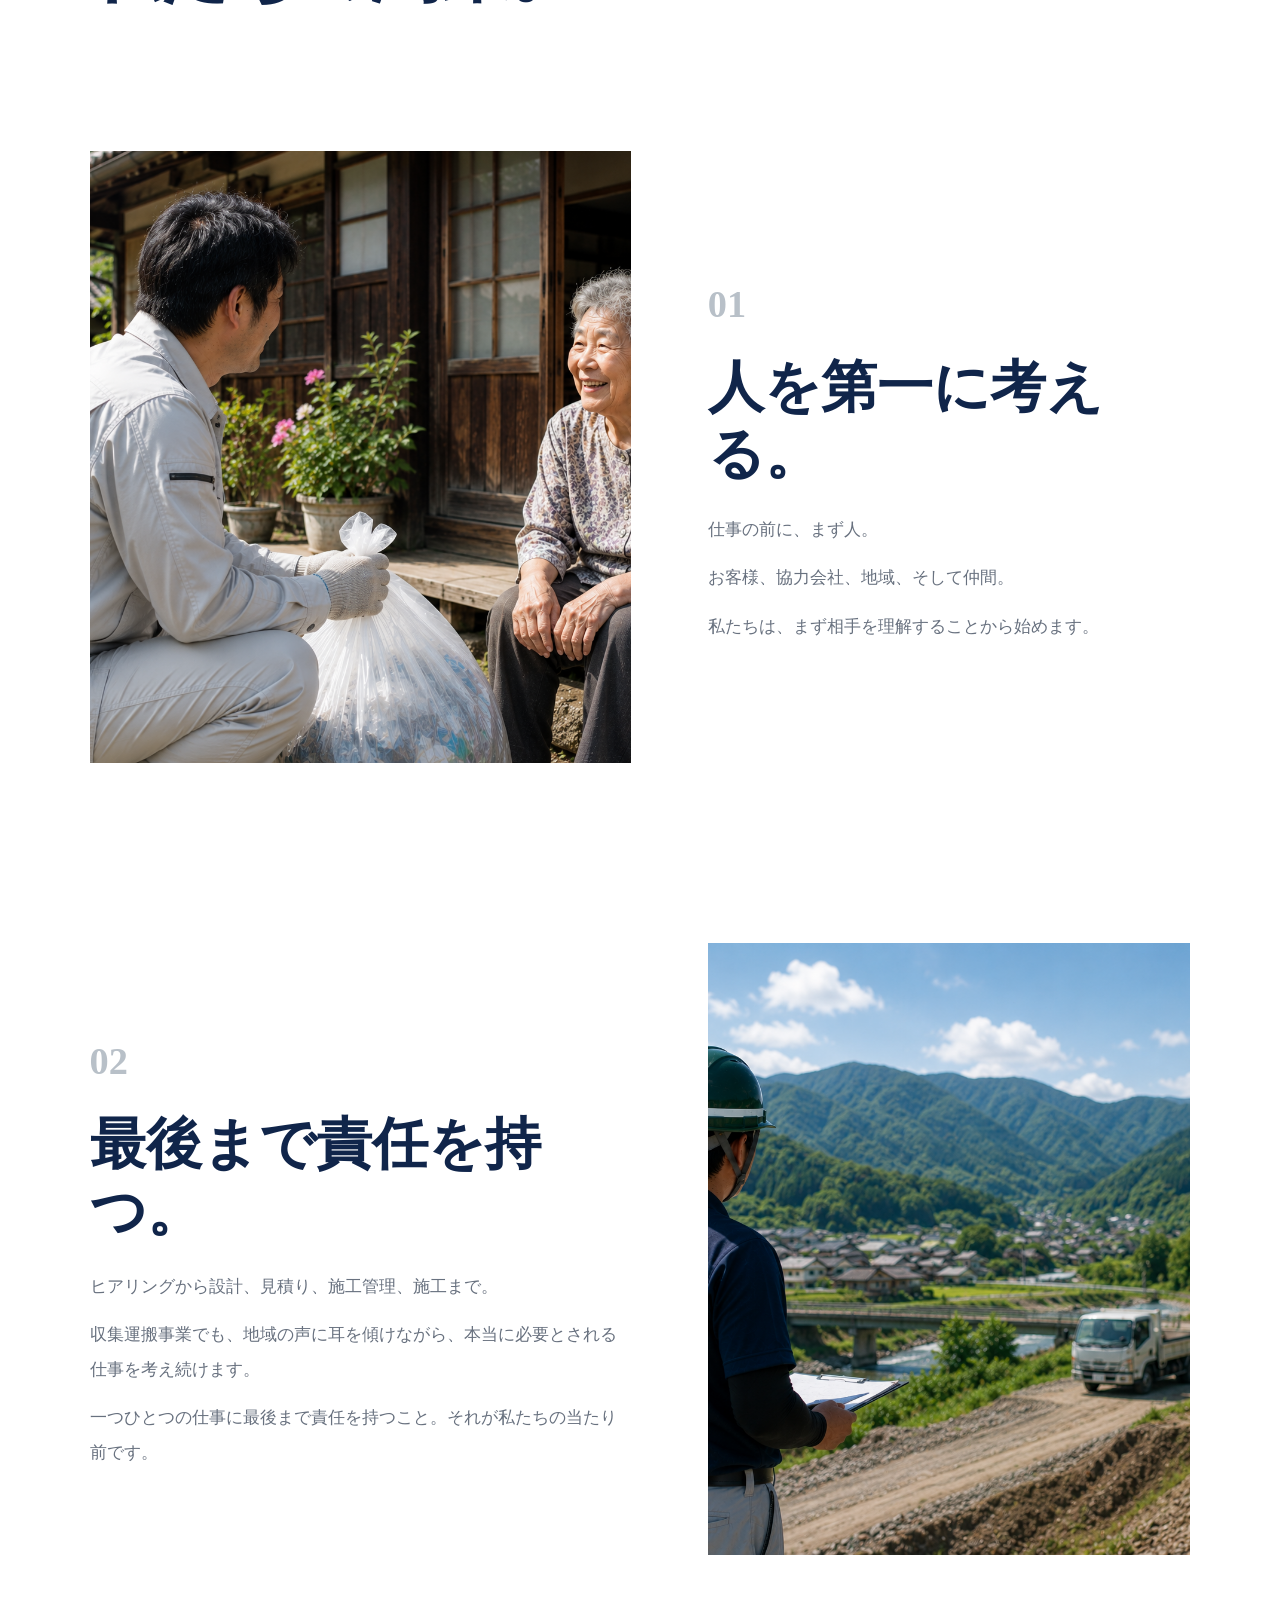
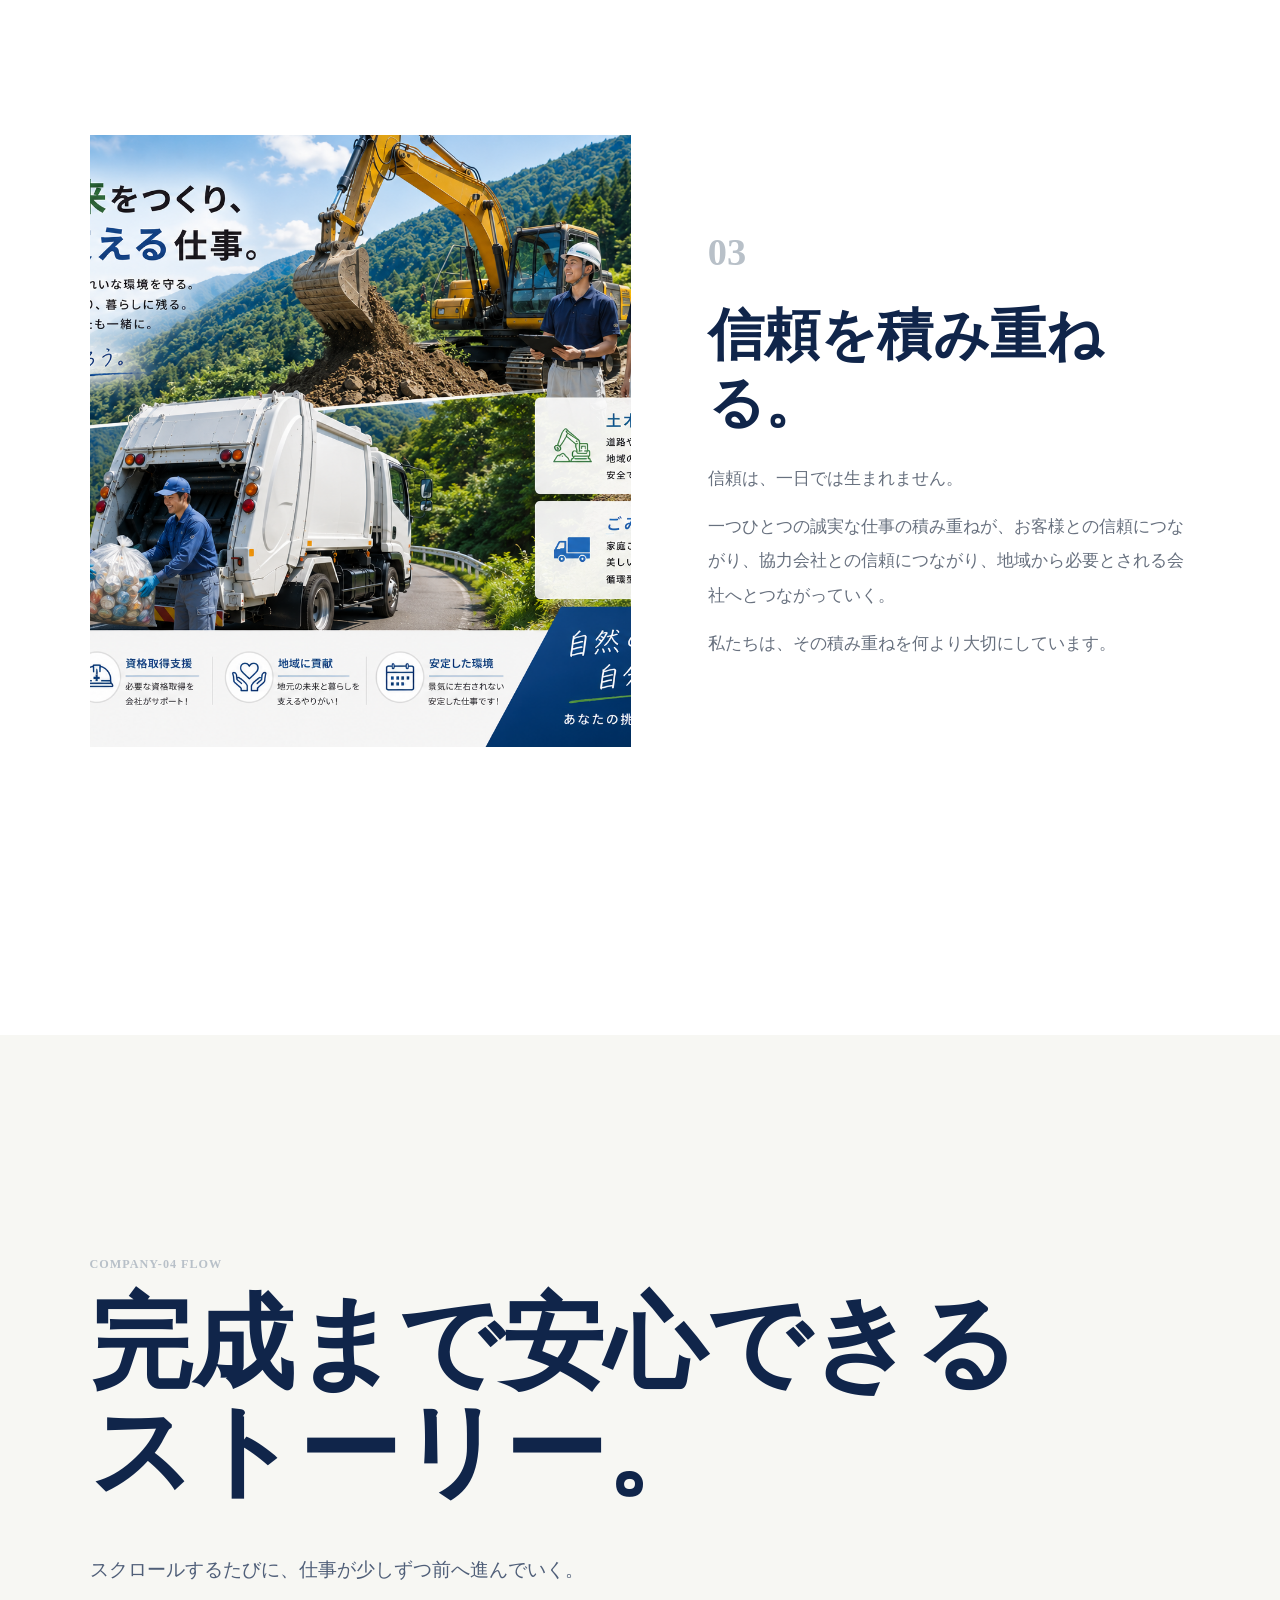
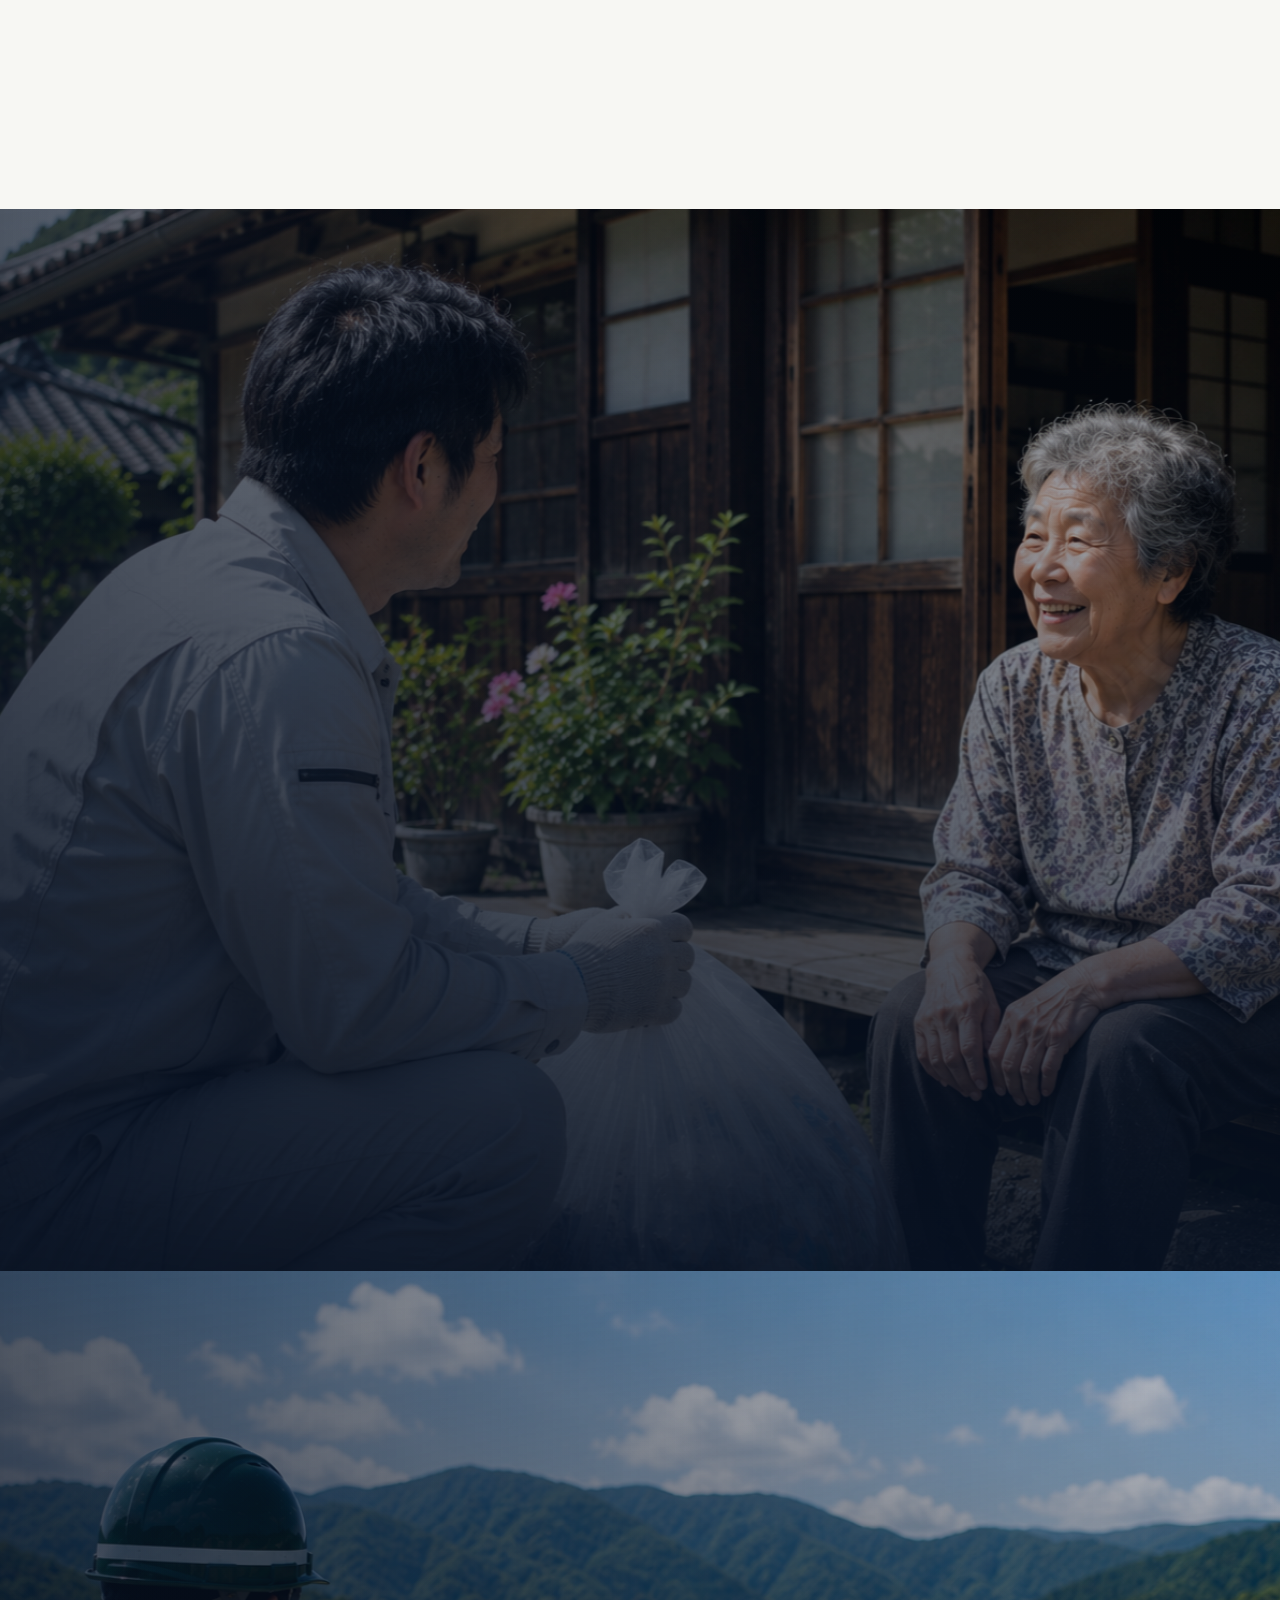
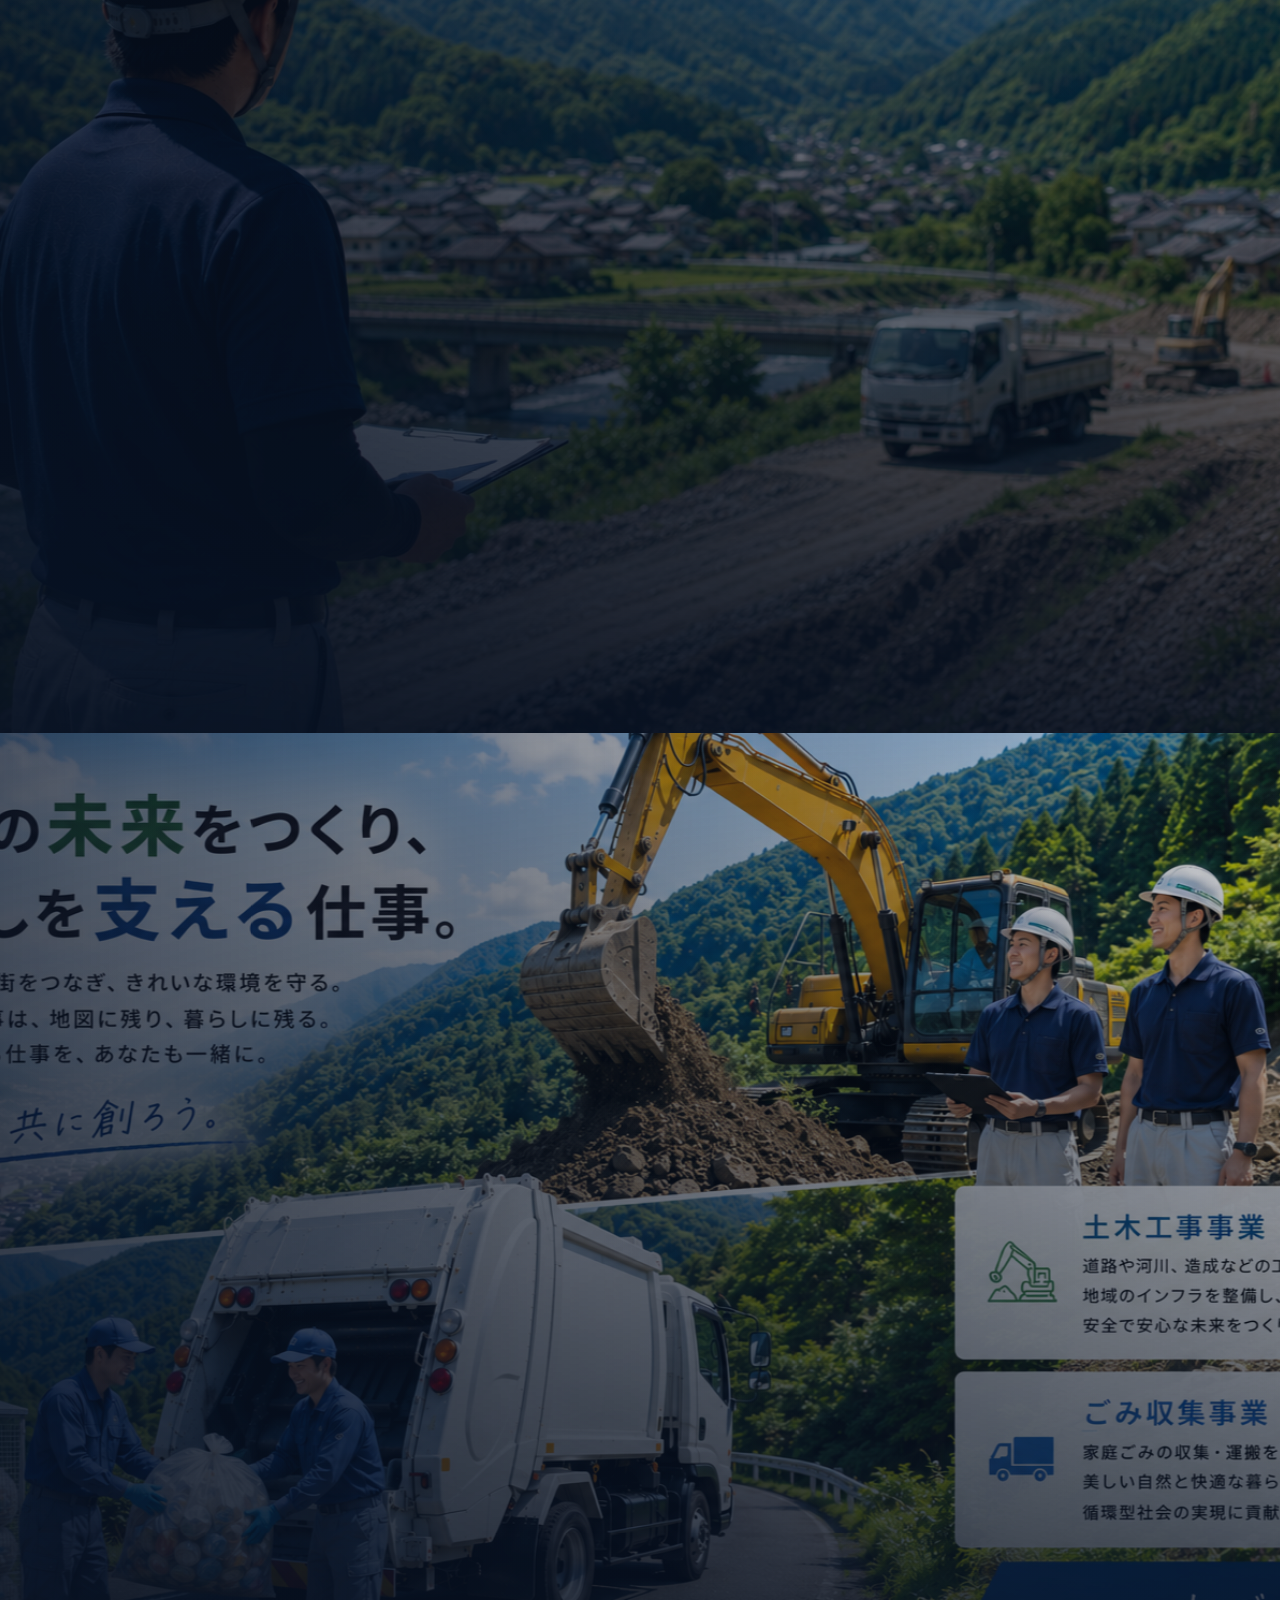
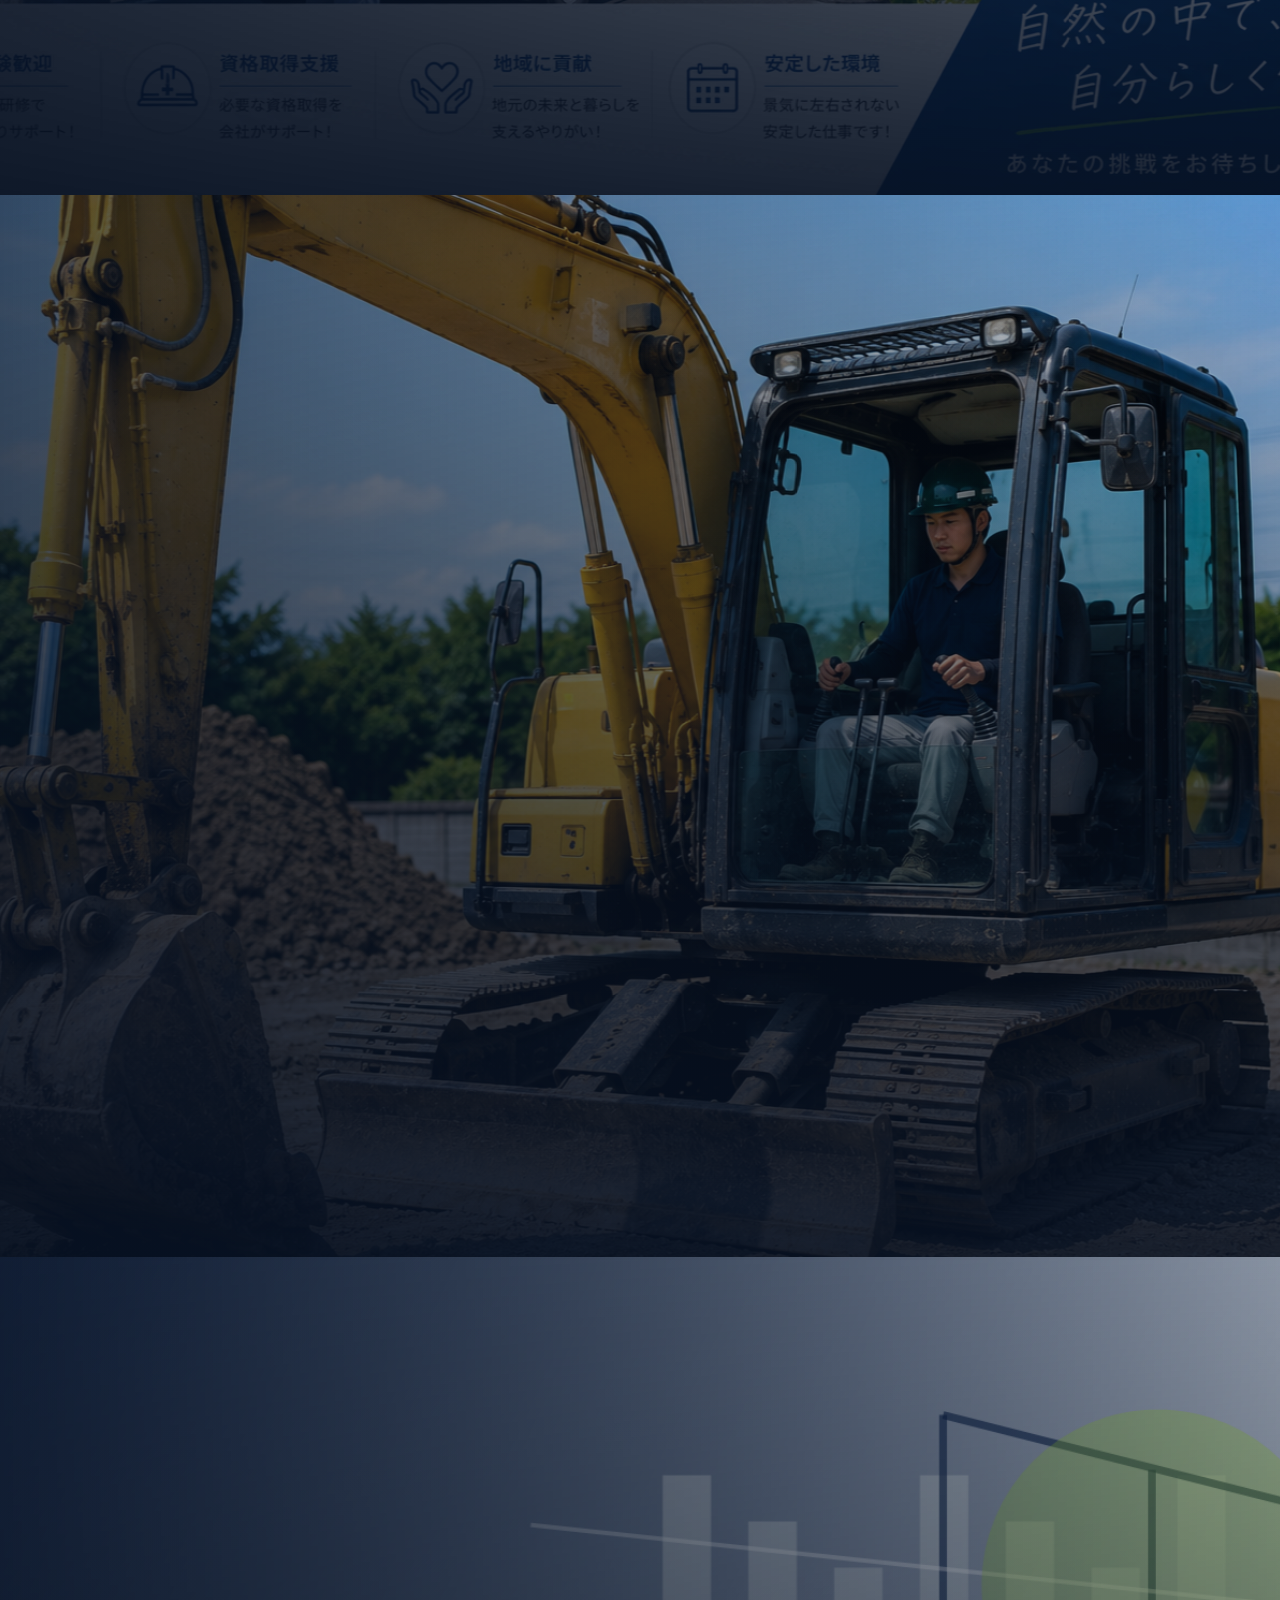
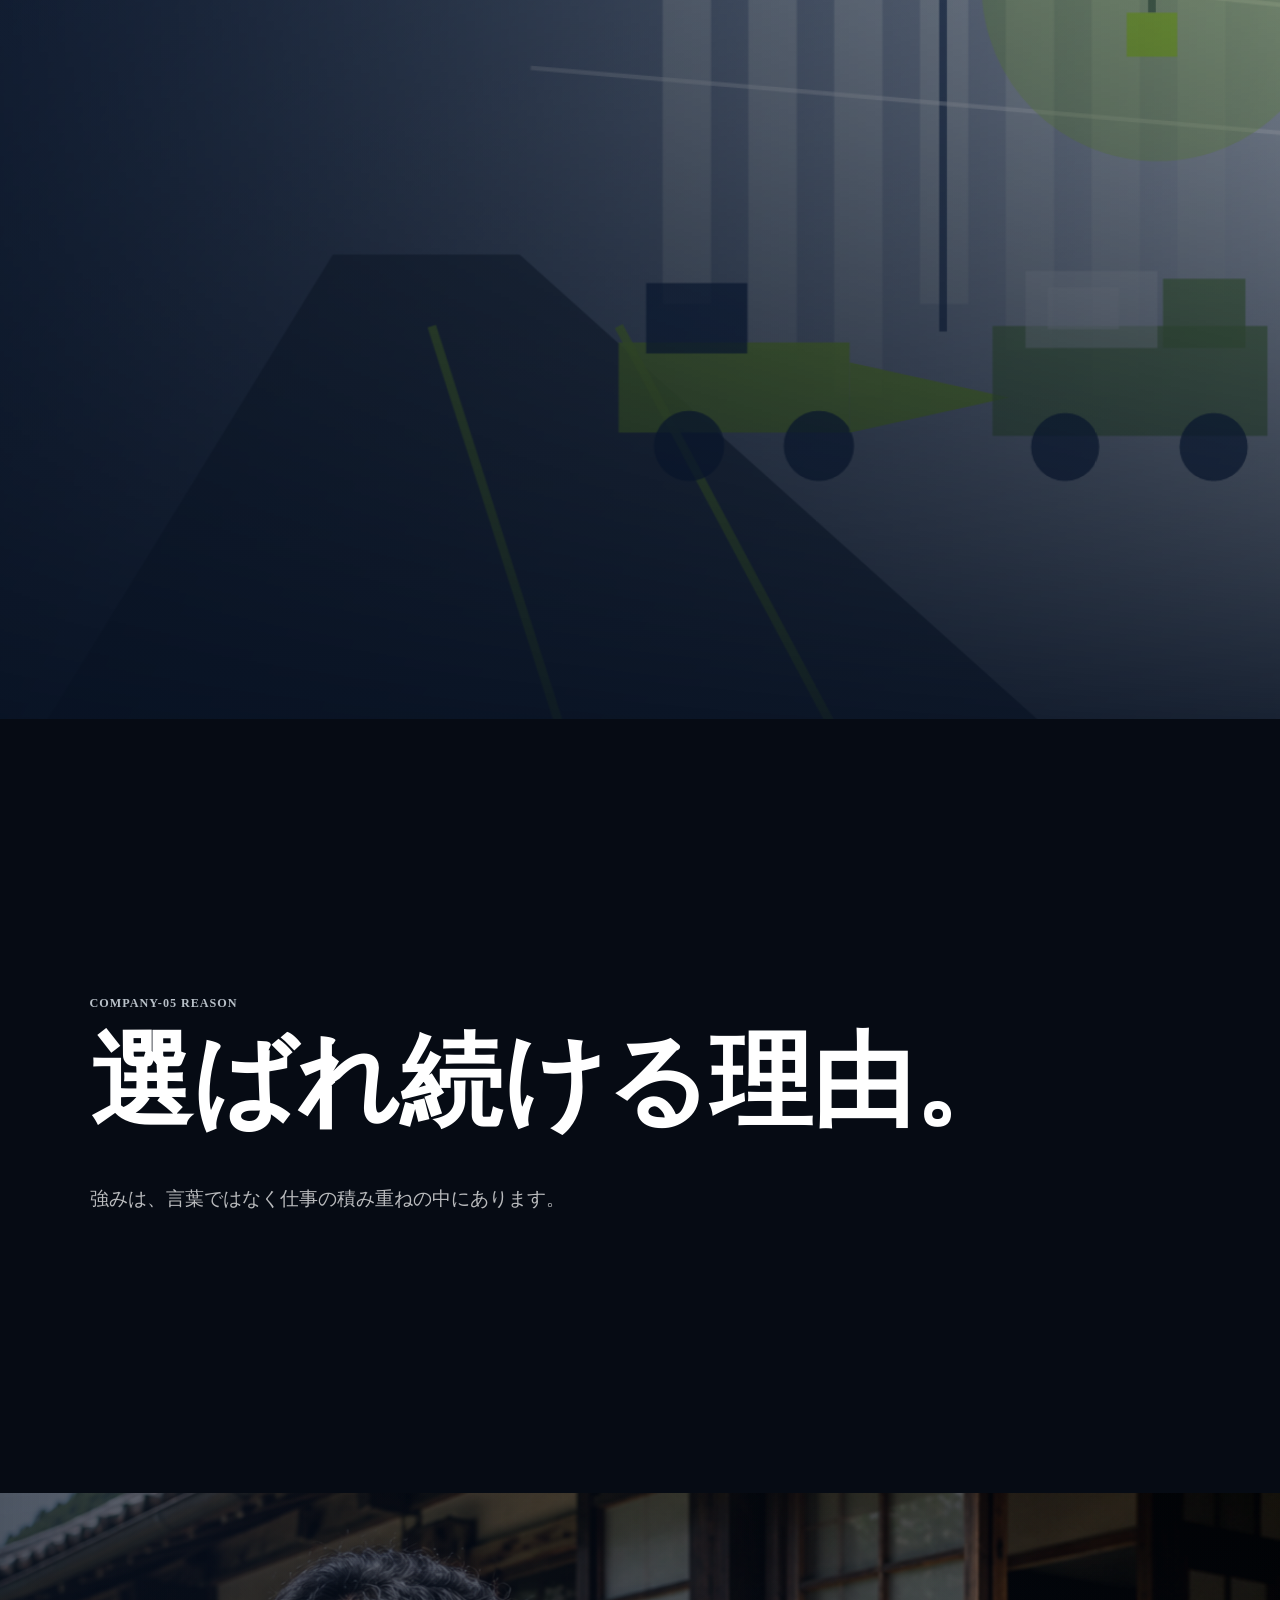
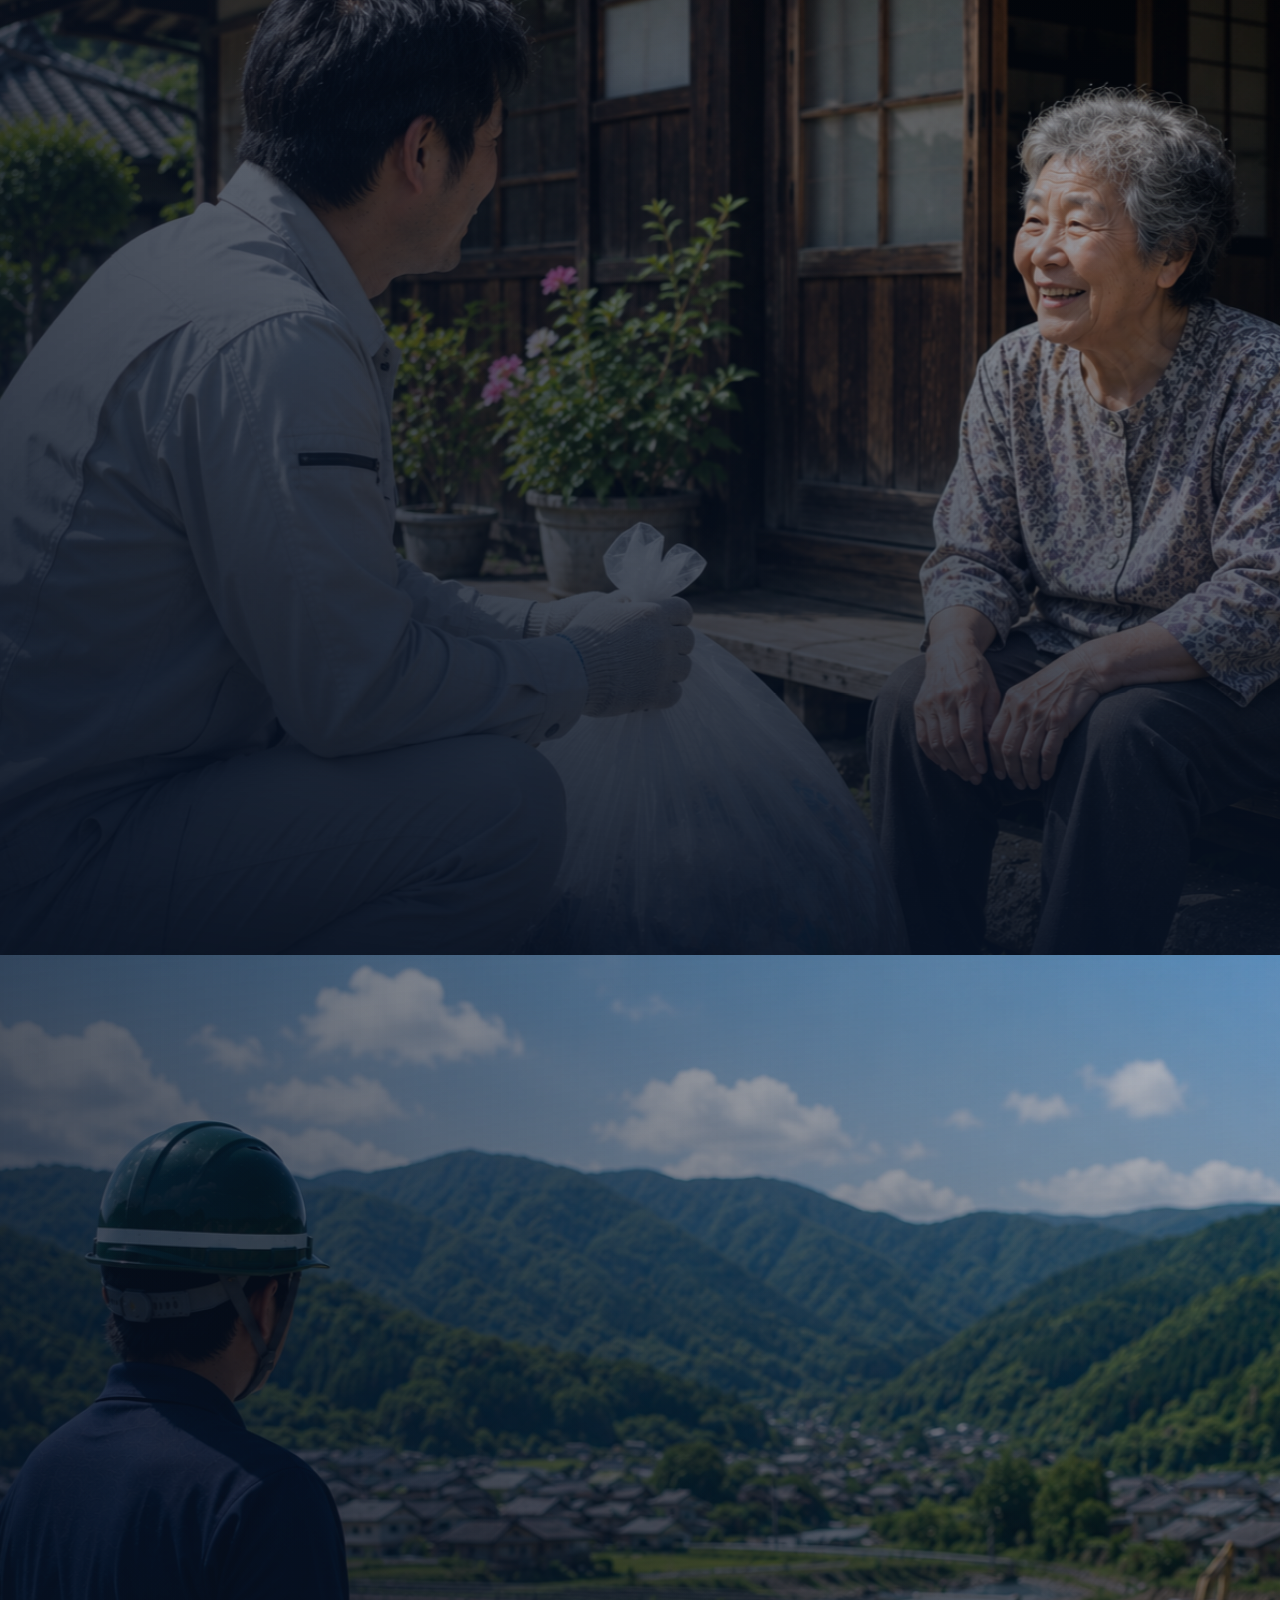
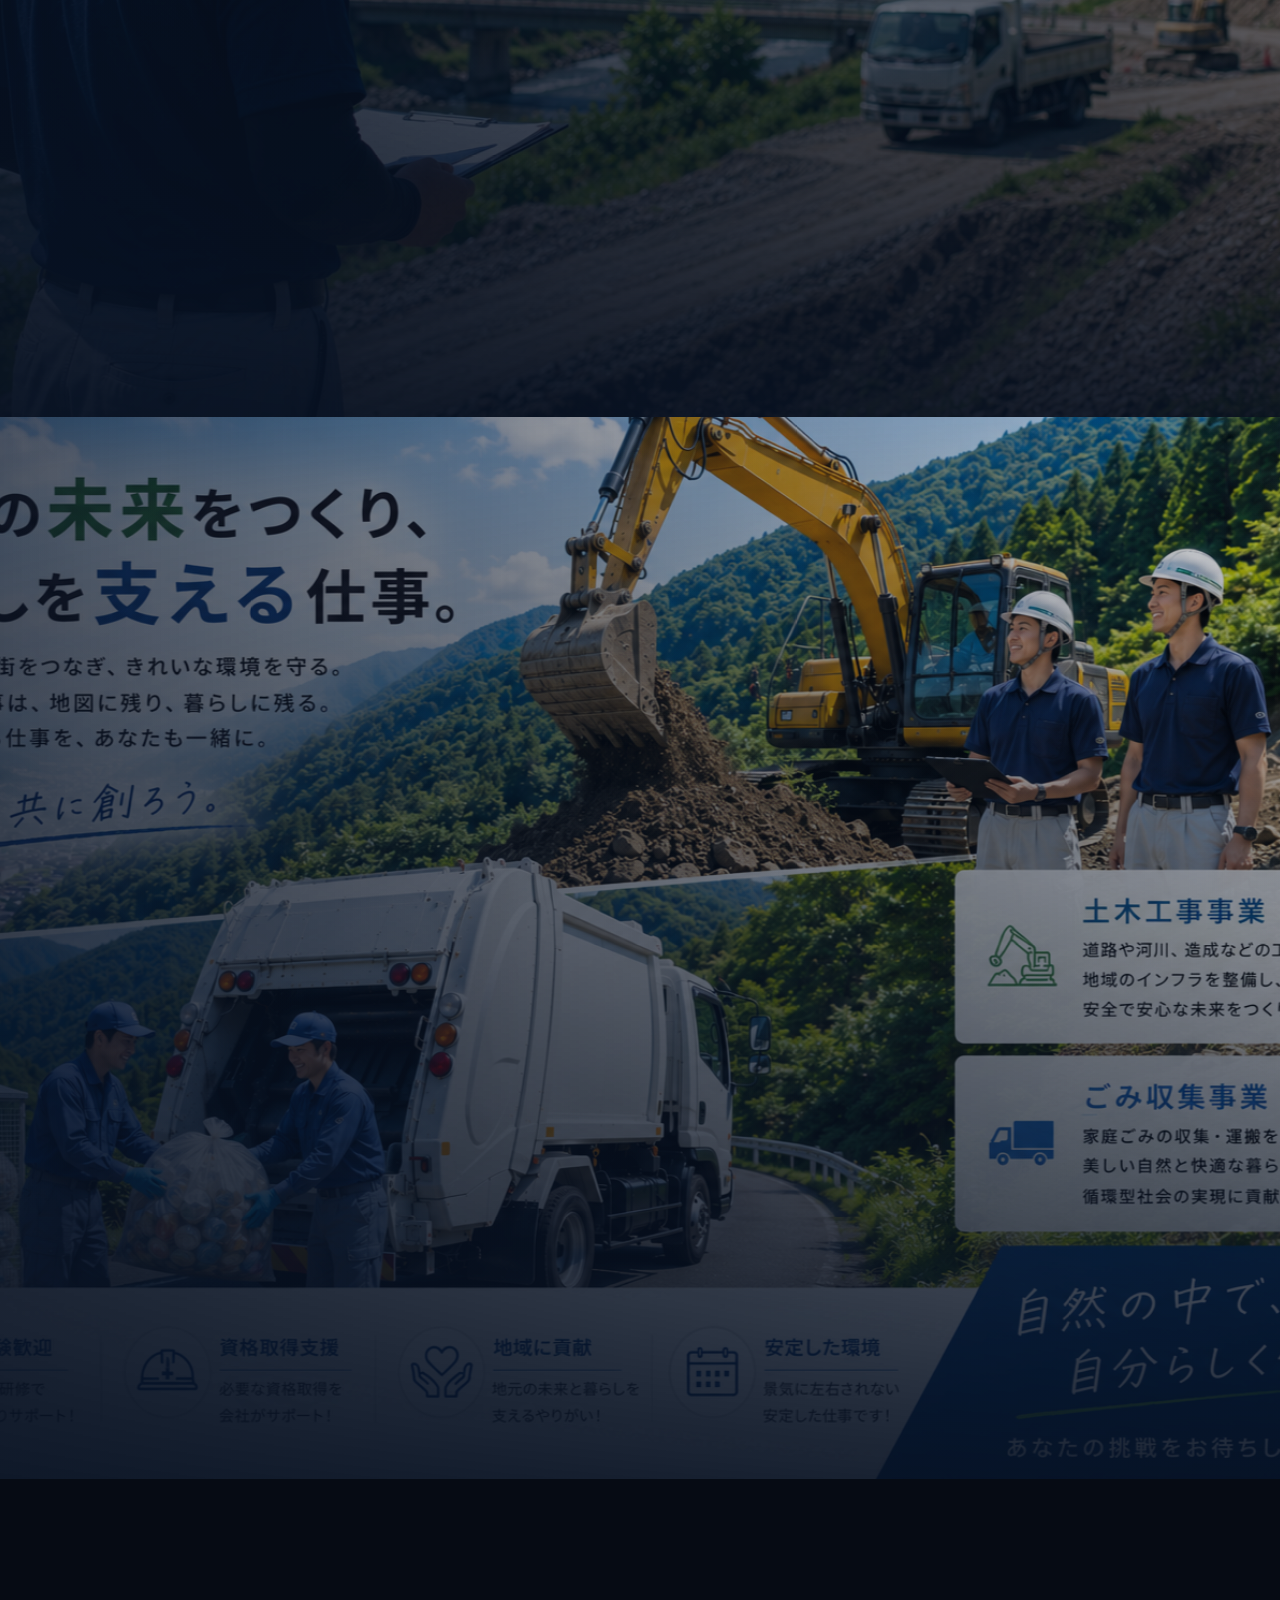
<file: company.html>
﻿<!doctype html>
<html lang="ja">
  <head>
    <meta charset="utf-8" />
    <meta name="viewport" content="width=device-width, initial-scale=1" />
    <title>会社情報 | 株式会社 ツカサパブリックワークス</title>
    <meta
      name="description"
      content="株式会社ツカサパブリックワークスの会社情報。代表の想い、仕事への姿勢、選ばれる理由をProject TRUSTとしてご紹介します。"
    />
    <link rel="stylesheet" href="./styles.css?v=20260703-company-latest" />
  </head>
  <body>
    <header class="site-header">
      <a class="brand" href="./index.html" aria-label="株式会社 ツカサパブリックワークス トップページへ">
        <img class="brand-logo" src="./assets/logo-header-transparent.png" alt="株式会社 ツカサパブリックワークス" />
      </a>
      <input class="menu-toggle" type="checkbox" id="site-menu-toggle" aria-hidden="true" />
      <label class="menu-button" for="site-menu-toggle" aria-label="Open menu">
        <span></span>
        <span></span>
        <span></span>
        <strong>MENU</strong>
      </label>
      <nav class="nav" aria-label="主要ナビゲーション">
        <a href="./index.html">トップ</a>
        <details class="nav-group">
          <summary class="nav-cta nav-parent">事業内容</summary>
          <div class="nav-submenu">
            <a href="./construction.html">土木建設事業</a>
            <a href="./collection.html">収集運搬業務</a>
          </div>
        </details>
        <a href="./works.html">業務実績</a>
        <a href="./contact.html">お問い合わせ</a>
        <a href="./company.html">会社情報</a>
        <a href="./recruit.html">採用情報</a>
        <a href="./recruit-guideline.html">募集要項</a>
      </nav>
    </header>

    <main id="top" class="company-trust">
      <section class="company-trust-hero" aria-label="Project TRUST">
        <img src="./assets/community-hero.png" alt="朝の会社外観と車両のイメージ" />
        <div class="company-trust-hero-copy">
          <p data-reveal>Company</p>
          <h1 data-reveal>信頼を積み重ね、未来を築く。</h1>
          <div data-reveal>
            <p>一つひとつの仕事に誠実であること。</p>
            <p>一人ひとりとの信頼関係を大切にすること。</p>
            <p>それが、私たちツカサの変わらない原点です。</p>
          </div>
        </div>
      </section>

      <section class="company-trust-message" aria-label="代表メッセージ">
        <figure data-reveal>
          <img src="./assets/value-community.png" alt="代表が社員の話を聞いているイメージ" />
        </figure>
        <div class="company-trust-message-copy">
          <p class="section-kicker" data-reveal>Company-02 Message</p>
          <h2 data-reveal>仕事の先に、もっと面白い人生を。</h2>
          <div class="message-body">
            <p data-reveal>仕事は、人との信頼関係の上に成り立つものだと、私は考えています。</p>
            <p data-reveal>私たちが手掛ける仕事は、一人で完結するものではありません。お客様、協力会社、社員、そして地域の皆様。多くの人とのつながりがあって、一つの仕事が完成します。</p>
            <p data-reveal>だからこそ、私たちは「人を理解しようとすること」を何より大切にしています。</p>
            <p data-reveal>この考えに至ったのは、決して順風満帆だったからではありません。</p>
            <p data-reveal>会社の代替わりの際、多くの仲間が会社を離れました。あの時の私は、「相手は何を求めているのか」「何を伝え、どのように行動すべきだったのか」を深く考えられていませんでした。</p>
            <p data-reveal>その経験は、私にとって大きな転機となりました。</p>
            <p data-reveal>会社は、技術だけでは成長しません。設備だけでも成長しません。</p>
            <p data-reveal>人と向き合い、相手を理解し、信頼関係を積み重ねること。</p>
            <p data-reveal>その積み重ねが、良い仕事を生み、お客様からの信頼につながり、協力会社との強い関係を築き、地域に必要とされる会社へと成長させてくれるのだと、今は確信しています。</p>
            <p data-reveal>私たちは、目先の仕事だけではなく、その先に続く信頼を大切にしたいと考えています。</p>
            <p data-reveal>これからも、一つひとつの仕事に誠実に向き合い、関わるすべての人と信頼を積み重ねながら、「この会社と仕事ができてよかった」と思っていただける会社であり続けます。</p>
          </div>
        </div>
      </section>

      <section class="company-promise" aria-label="私たちの約束">
        <div class="company-section-heading" data-reveal>
          <p class="section-kicker">Company-03 Promise</p>
          <h2>私たちの約束。</h2>
        </div>
        <article data-reveal>
          <img src="./assets/value-community.png" alt="地域の方と話すスタッフのイメージ" />
          <div>
            <span>01</span>
            <h3>人を第一に考える。</h3>
            <p>仕事の前に、まず人。</p>
            <p>お客様、協力会社、地域、そして仲間。</p>
            <p>私たちは、まず相手を理解することから始めます。</p>
          </div>
        </article>
        <article data-reveal>
          <img src="./assets/promise-site.png" alt="図面確認と現場確認のイメージ" />
          <div>
            <span>02</span>
            <h3>最後まで責任を持つ。</h3>
            <p>ヒアリングから設計、見積り、施工管理、施工まで。</p>
            <p>収集運搬事業でも、地域の声に耳を傾けながら、本当に必要とされる仕事を考え続けます。</p>
            <p>一つひとつの仕事に最後まで責任を持つこと。それが私たちの当たり前です。</p>
          </div>
        </article>
        <article data-reveal>
          <img src="./assets/recruit-main.png" alt="信頼を感じる現場確認のイメージ" />
          <div>
            <span>03</span>
            <h3>信頼を積み重ねる。</h3>
            <p>信頼は、一日では生まれません。</p>
            <p>一つひとつの誠実な仕事の積み重ねが、お客様との信頼につながり、協力会社との信頼につながり、地域から必要とされる会社へとつながっていく。</p>
            <p>私たちは、その積み重ねを何より大切にしています。</p>
          </div>
        </article>
      </section>

      <section class="company-flow" aria-label="完成まで安心できるストーリー">
        <div class="company-story-intro" data-reveal>
          <p class="section-kicker">Company-04 Flow</p>
          <h2>完成まで安心できるストーリー。</h2>
          <p>スクロールするたびに、仕事が少しずつ前へ進んでいく。</p>
        </div>
        <div class="company-flow-steps">
          <article class="company-story-scene" data-reveal>
            <img src="./assets/value-community.png" alt="相談のイメージ" />
            <div>
              <span>01</span>
              <h3>話を聞く。</h3>
              <p>まずは、相手の声に耳を傾けることから始まります。</p>
            </div>
          </article>
          <article class="company-story-scene" data-reveal>
            <img src="./assets/promise-site.png" alt="現地確認のイメージ" />
            <div>
              <span>02</span>
              <h3>現場を知る。</h3>
              <p>図面だけでは見えない状況を、自分たちの目で確かめます。</p>
            </div>
          </article>
          <article class="company-story-scene" data-reveal>
            <img src="./assets/recruit-main.png" alt="設計と提案のイメージ" />
            <div>
              <span>03</span>
              <h3>最適を考える。</h3>
              <p>安全、品質、地域への配慮。そのすべてを踏まえて方法を考えます。</p>
            </div>
          </article>
          <article class="company-story-scene" data-reveal>
            <img src="./assets/business-construction.png" alt="施工のイメージ" />
            <div>
              <span>04</span>
              <h3>責任を持つ。</h3>
              <p>現場が動き出してからも、一つひとつを丁寧に積み重ねます。</p>
            </div>
          </article>
          <article class="company-story-scene" data-reveal>
            <img src="./assets/community-hero.png" alt="完成確認のイメージ" />
            <div>
              <span>05</span>
              <h3>完成まで寄り添う。</h3>
              <p>最後まで見届けることが、安心して任せていただくための責任です。</p>
            </div>
          </article>
        </div>
      </section>

      <section class="company-reason" aria-label="選ばれ続ける理由">
        <div class="company-story-intro dark" data-reveal>
          <p class="section-kicker">Company-05 Reason</p>
          <h2>選ばれ続ける理由。</h2>
          <p>強みは、言葉ではなく仕事の積み重ねの中にあります。</p>
        </div>
        <article class="company-story-scene" data-reveal>
          <img src="./assets/value-community.png" alt="話を聞く様子のイメージ" />
          <div>
            <span>01</span>
            <h3>人を理解する力</h3>
            <p>相手の話を聞き、何に困っているのかを理解することから始めます。</p>
          </div>
        </article>
        <article class="company-story-scene" data-reveal>
          <img src="./assets/promise-site.png" alt="現場で打ち合わせるイメージ" />
          <div>
            <span>02</span>
            <h3>柔軟な対応力</h3>
            <p>一社一社、一現場一現場に合わせて、最適な方法を考えます。</p>
          </div>
        </article>
        <article class="company-story-scene" data-reveal>
          <img src="./assets/recruit-main.png" alt="品質確認のイメージ" />
          <div>
            <span>03</span>
            <h3>最後まで責任を持つ</h3>
            <p>ご相談から完成まで、一貫して伴走します。</p>
          </div>
        </article>
        <article class="company-story-scene" data-reveal>
          <img src="./assets/business-construction.png" alt="公共工事で培った品質のイメージ" />
          <div>
            <span>04</span>
            <h3>公共工事で培った品質</h3>
            <p>公共工事で培った施工管理と品質管理を、すべての仕事に活かしています。</p>
          </div>
        </article>
        <div class="company-reason-closing" data-reveal>
          <p>信頼は、一つひとつの仕事から生まれる。</p>
        </div>
      </section>
    </main>

    <footer class="site-footer">
      <div class="footer-inner">
        <div class="footer-brand">
          <img src="./assets/logo-header-transparent.png" alt="株式会社 ツカサパブリックワークス" />
          <p>地域インフラを築き、暮らしを守る。</p>
        </div>
        <div class="footer-info">
          <h2>株式会社 ツカサパブリックワークス</h2>
          <p><a href="https://www.google.com/maps/search/?api=1&query=%E5%BE%B3%E5%B3%B6%E7%9C%8C%E5%90%8D%E8%A5%BF%E9%83%A1%E7%A5%9E%E5%B1%B1%E7%94%BA%E9%98%BF%E9%87%8E%E5%AD%97%E5%8D%97%E8%A1%8C%E8%80%85%E9%87%8E182%E7%95%AA%E5%9C%B0" target="_blank" rel="noopener">〒771-3211 徳島県名西郡神山町阿野字南行者野182番地</a></p>
          <p>TEL <a href="tel:0886781115">（088）678－1115</a></p>
          <p>FAX （088）678－1116</p>
          <p><a href="mailto:tsukasa-pw@mb.tcn.ne.jp">tsukasa-pw@mb.tcn.ne.jp</a></p>
        </div>
        <nav class="footer-links" aria-label="フッターナビゲーション">
          <a href="./index.html#top">トップ</a>
          <a href="./index.html#services">事業</a>
          <a href="./construction.html">土木建設事業</a>
          <a href="./collection.html">収集運搬業務</a>
          <a href="./works.html">業務実績</a>
          <a href="./contact.html">お問い合わせ</a>
          <a href="./company.html">会社情報</a>
          <a href="./recruit.html">採用情報</a>
          <a href="./recruit-guideline.html">募集要項</a>
        </nav>
      </div>
      <div class="footer-bottom">
        <small>&copy; 2026 Tsukasa Public Works Co., Ltd.</small>
      </div>
    </footer>
    <script src="./menu.js?v=20260703-company-latest"></script>
  </body>
</html>
</file>
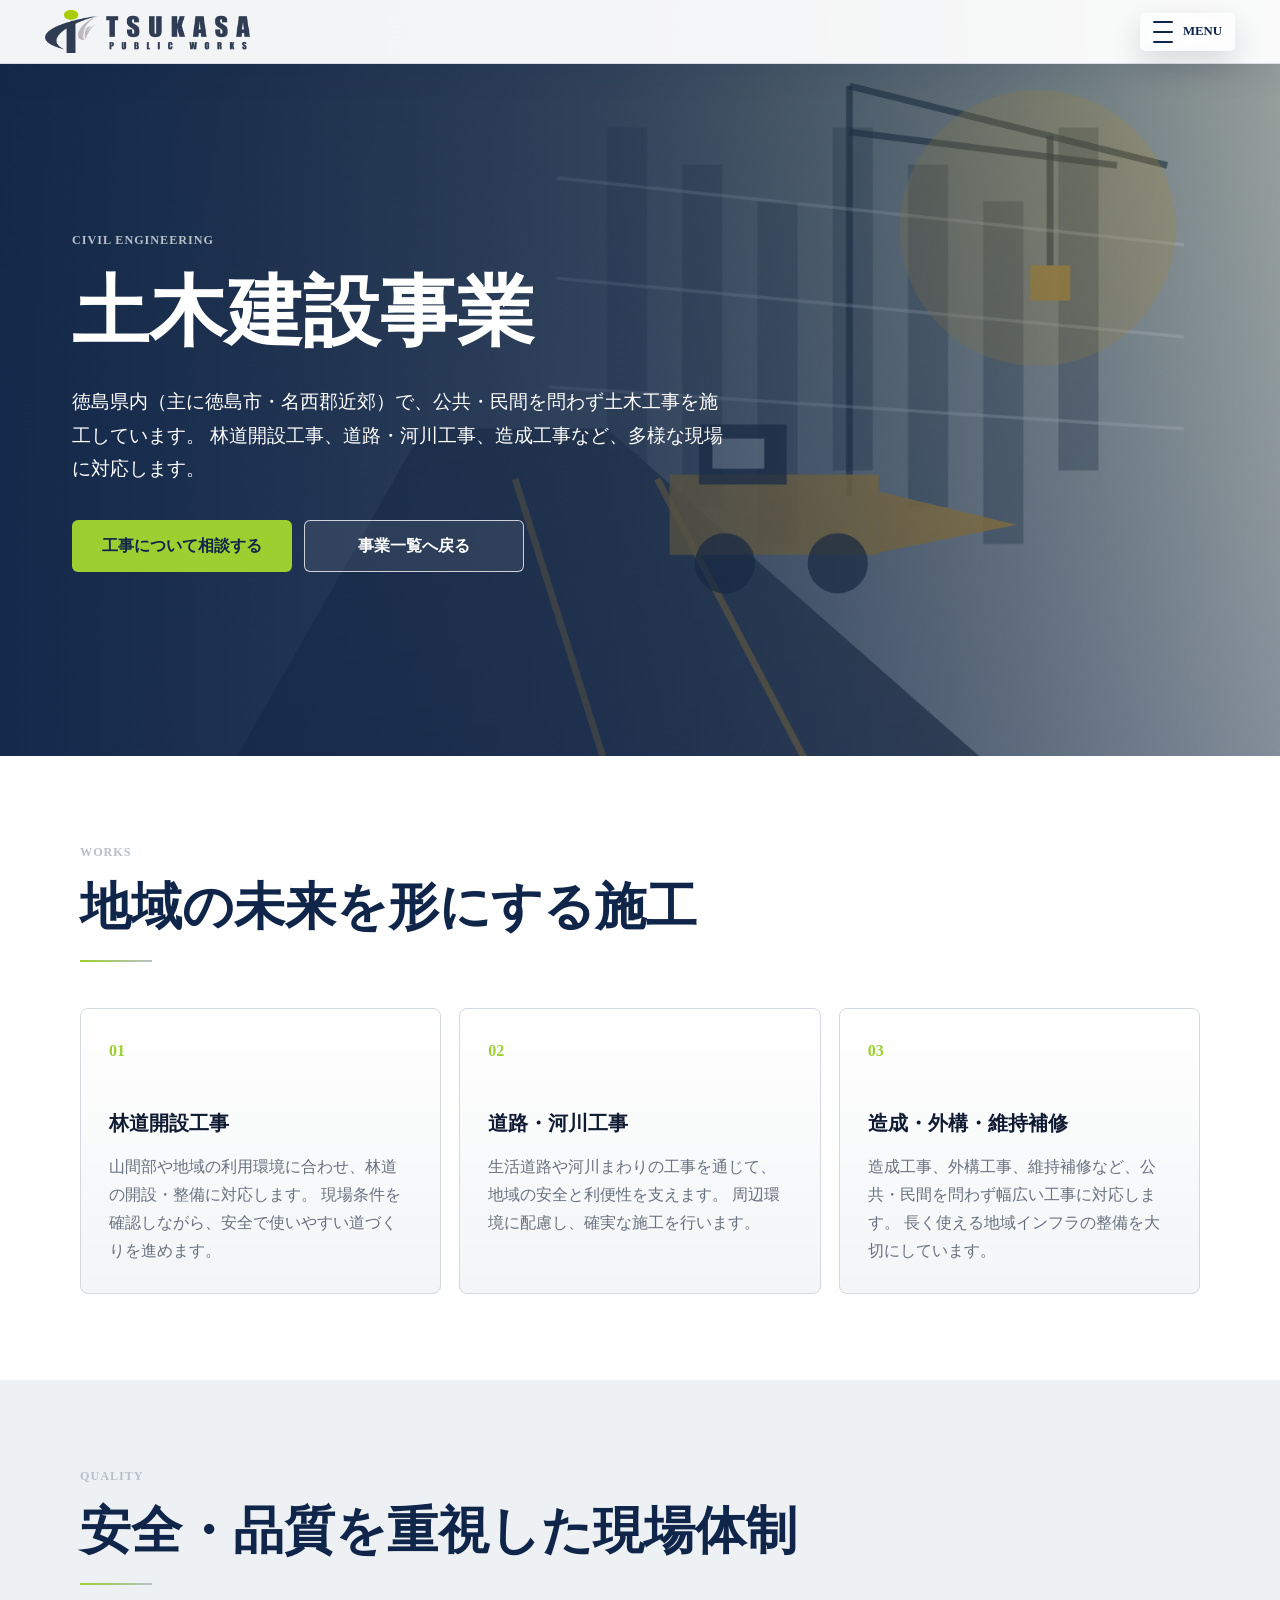
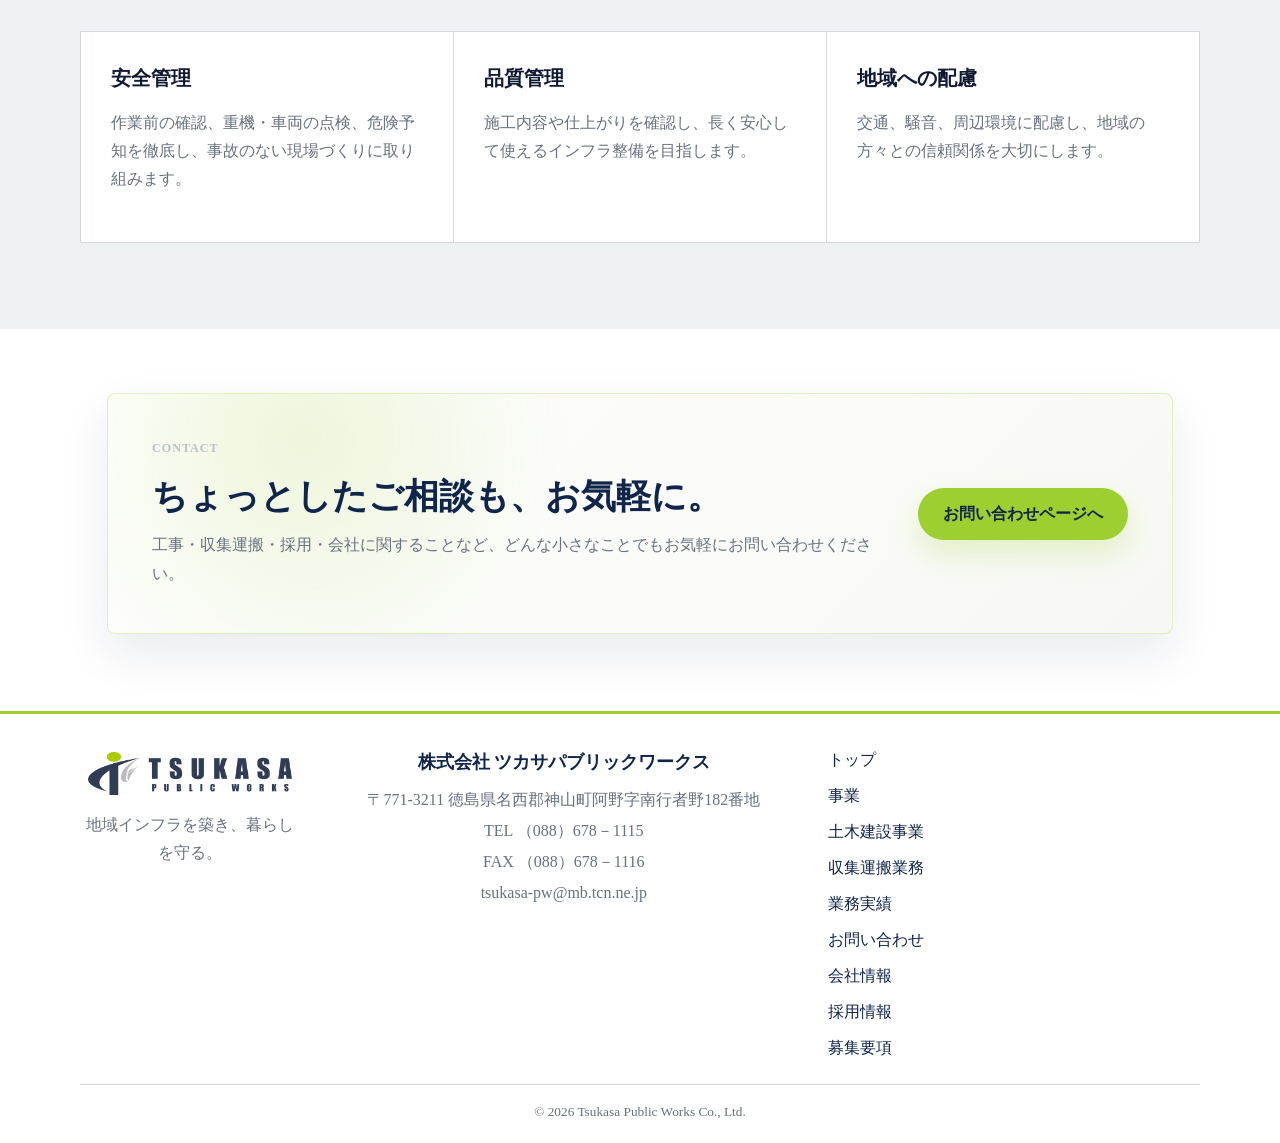
<file: construction.html>
﻿<!doctype html>
<html lang="ja">
  <head>
    <meta charset="utf-8" />
    <meta name="viewport" content="width=device-width, initial-scale=1" />
    <title>土木建設事業 | 株式会社 ツカサパブリックワークス</title>
    <meta
      name="description"
      content="株式会社 ツカサパブリックワークスの土木建設事業。徳島県内で林道開設工事、道路・河川工事、造成工事などを施工しています。"
    />
    <link rel="stylesheet" href="./styles.css?v=20260703-company-latest" />
  </head>
  <body>
    <header class="site-header">
      <a class="brand" href="./index.html" aria-label="株式会社 ツカサパブリックワークス トップページへ">
        <img class="brand-logo" src="./assets/logo-header-transparent.png" alt="株式会社 ツカサパブリックワークス" />
      </a>
      <input class="menu-toggle" type="checkbox" id="site-menu-toggle" aria-hidden="true" />
      <label class="menu-button" for="site-menu-toggle" aria-label="Open menu">
        <span></span>
        <span></span>
        <span></span>
        <strong>MENU</strong>
      </label>
      <nav class="nav" aria-label="主要ナビゲーション">
        <a href="./index.html">トップ</a>
        <details class="nav-group">
          <summary class="nav-cta nav-parent">事業内容</summary>
          <div class="nav-submenu">
            <a href="./construction.html">土木建設事業</a>
            <a href="./collection.html">収集運搬業務</a>
          </div>
        </details>
        <a href="./works.html">業務実績</a>
        <a href="./contact.html">お問い合わせ</a>
        <a href="./company.html">会社情報</a>
        <a href="./recruit.html">採用情報</a>
        <a href="./recruit-guideline.html">募集要項</a>
      </nav>
    </header>

    <main id="top">
      <section class="hero">
        <img class="hero-image" src="./assets/construction-hero.png" alt="山間部で重機を使って土木工事を行う現場" />
        <div class="hero-overlay"></div>
        <div class="hero-content">
          <p class="eyebrow">Civil Engineering</p>
          <h1>土木建設事業</h1>
          <p class="lead">
            徳島県内（主に徳島市・名西郡近郊）で、公共・民間を問わず土木工事を施工しています。
            林道開設工事、道路・河川工事、造成工事など、多様な現場に対応します。
          </p>
          <div class="hero-actions">
            <a class="button primary" href="./contact.html">工事について相談する</a>
            <a class="button secondary" href="./index.html#services">事業一覧へ戻る</a>
          </div>
        </div>
      </section>

      <section class="section">
        <div class="section-heading">
          <p class="section-kicker">Works</p>
          <h2>地域の未来を形にする施工</h2>
        </div>
        <div class="service-grid">
          <article class="service-card">
            <span class="number">01</span>
            <h3>林道開設工事</h3>
            <p>
              山間部や地域の利用環境に合わせ、林道の開設・整備に対応します。
              現場条件を確認しながら、安全で使いやすい道づくりを進めます。
            </p>
          </article>
          <article class="service-card">
            <span class="number">02</span>
            <h3>道路・河川工事</h3>
            <p>
              生活道路や河川まわりの工事を通じて、地域の安全と利便性を支えます。
              周辺環境に配慮し、確実な施工を行います。
            </p>
          </article>
          <article class="service-card">
            <span class="number">03</span>
            <h3>造成・外構・維持補修</h3>
            <p>
              造成工事、外構工事、維持補修など、公共・民間を問わず幅広い工事に対応します。
              長く使える地域インフラの整備を大切にしています。
            </p>
          </article>
        </div>
      </section>

      <section class="band">
        <div class="section-heading">
          <p class="section-kicker">Quality</p>
          <h2>安全・品質を重視した現場体制</h2>
        </div>
        <div class="strength-list">
          <div>
            <h3>安全管理</h3>
            <p>作業前の確認、重機・車両の点検、危険予知を徹底し、事故のない現場づくりに取り組みます。</p>
          </div>
          <div>
            <h3>品質管理</h3>
            <p>施工内容や仕上がりを確認し、長く安心して使えるインフラ整備を目指します。</p>
          </div>
          <div>
            <h3>地域への配慮</h3>
            <p>交通、騒音、周辺環境に配慮し、地域の方々との信頼関係を大切にします。</p>
          </div>
        </div>
      </section>
      <section class="friendly-contact" aria-label="お問い合わせへの導線">
        <div>
          <p class="section-kicker">Contact</p>
          <h2>ちょっとしたご相談も、お気軽に。</h2>
          <p>工事・収集運搬・採用・会社に関することなど、どんな小さなことでもお気軽にお問い合わせください。</p>
        </div>
        <a class="friendly-contact-button" href="./contact.html">お問い合わせページへ</a>
      </section>
    </main>

    <footer class="site-footer">
      <div class="footer-inner">
        <div class="footer-brand">
          <img src="./assets/logo-header-transparent.png" alt="株式会社 ツカサパブリックワークス" />
          <p>地域インフラを築き、暮らしを守る。</p>
        </div>
        <div class="footer-info">
          <h2>株式会社 ツカサパブリックワークス</h2>
          <p><a href="https://www.google.com/maps/search/?api=1&query=%E5%BE%B3%E5%B3%B6%E7%9C%8C%E5%90%8D%E8%A5%BF%E9%83%A1%E7%A5%9E%E5%B1%B1%E7%94%BA%E9%98%BF%E9%87%8E%E5%AD%97%E5%8D%97%E8%A1%8C%E8%80%85%E9%87%8E182%E7%95%AA%E5%9C%B0" target="_blank" rel="noopener">〒771-3211 徳島県名西郡神山町阿野字南行者野182番地</a></p>
          <p>TEL <a href="tel:0886781115">（088）678－1115</a></p>
          <p>FAX （088）678－1116</p>
          <p><a href="mailto:tsukasa-pw@mb.tcn.ne.jp">tsukasa-pw@mb.tcn.ne.jp</a></p>
        </div>
        <nav class="footer-links" aria-label="フッターナビゲーション">
          <a href="./index.html#top">トップ</a>
          <a href="./index.html#services">事業</a>
          <a href="./construction.html">土木建設事業</a>
          <a href="./collection.html">収集運搬業務</a>
          <a href="./works.html">業務実績</a>
          <a href="./contact.html">お問い合わせ</a>
        <a href="./company.html">会社情報</a>
            <a href="./recruit.html">採用情報</a>
        <a href="./recruit-guideline.html">募集要項</a>
        </nav>
      </div>
      <div class="footer-bottom">
        <small>&copy; 2026 Tsukasa Public Works Co., Ltd.</small>
      </div>
    </footer>
    <script src="./menu.js?v=20260703-company-latest"></script>
  </body>
</html>
</file>
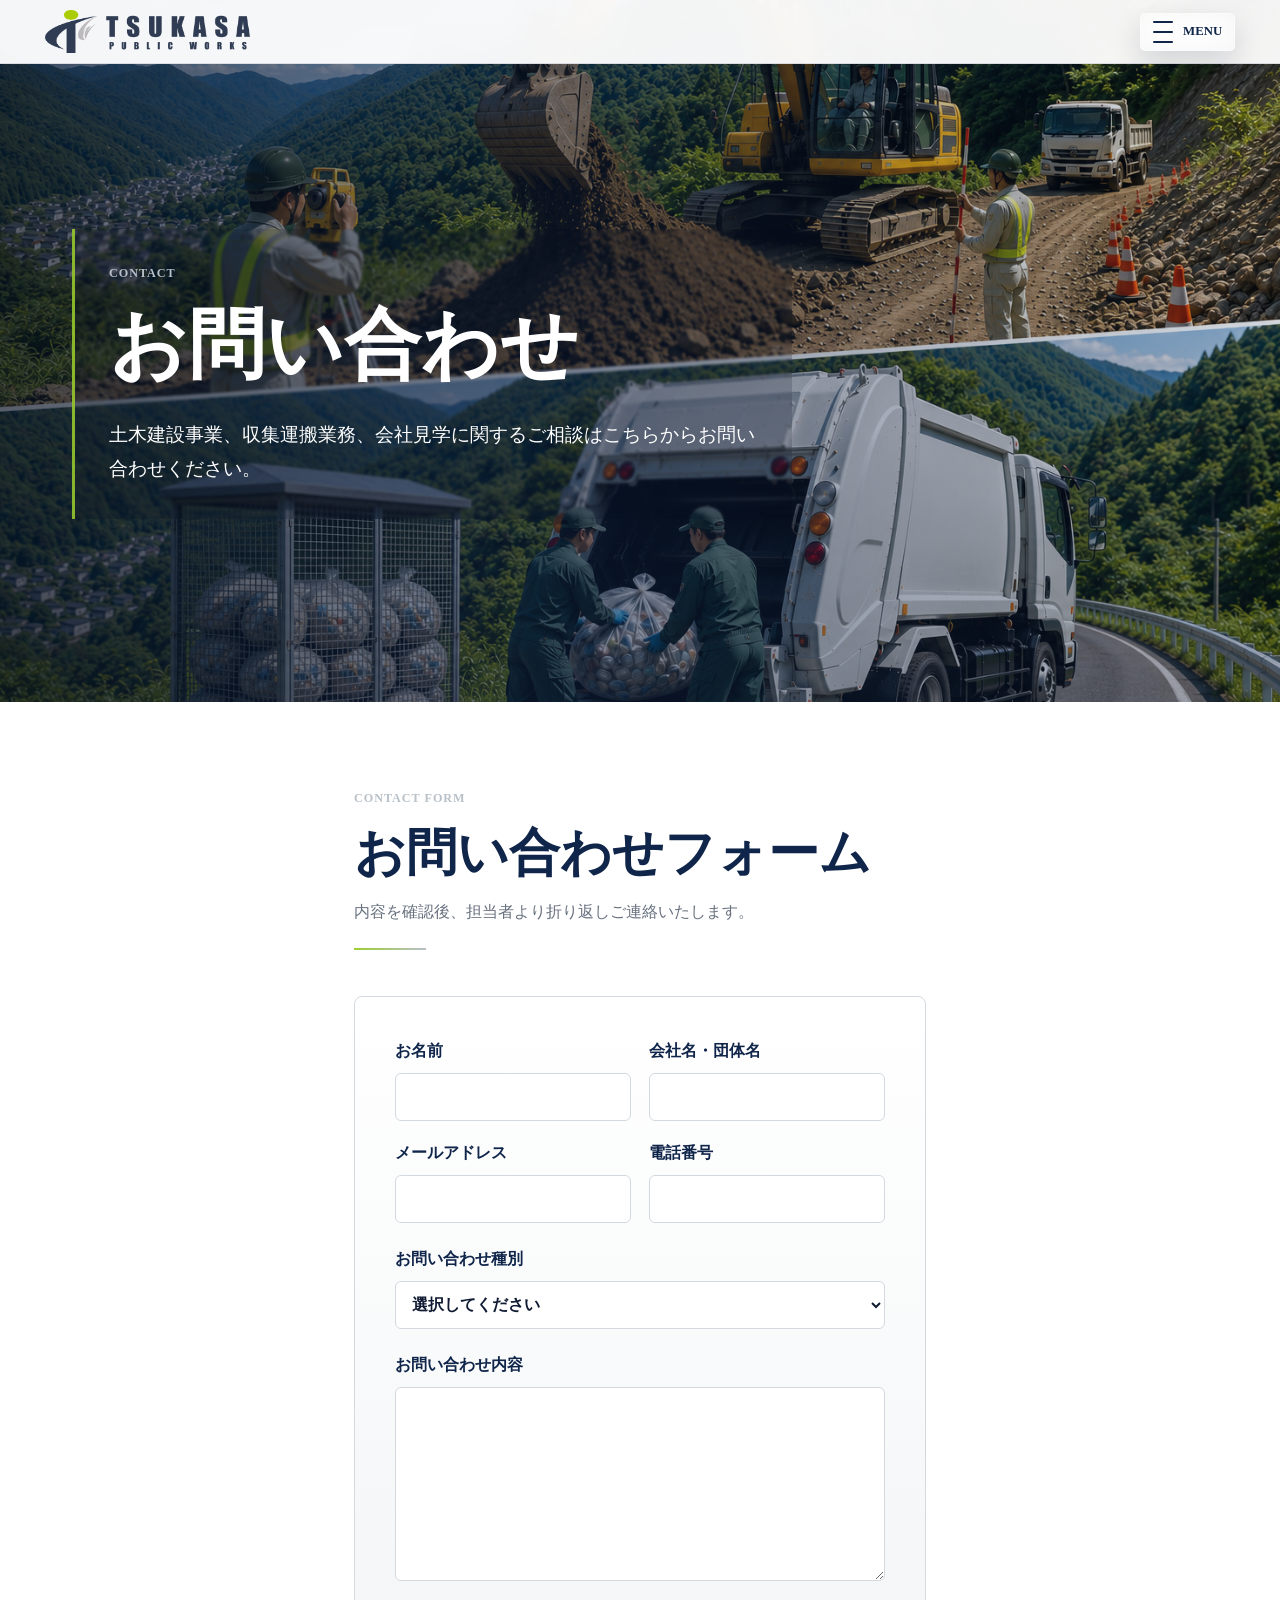
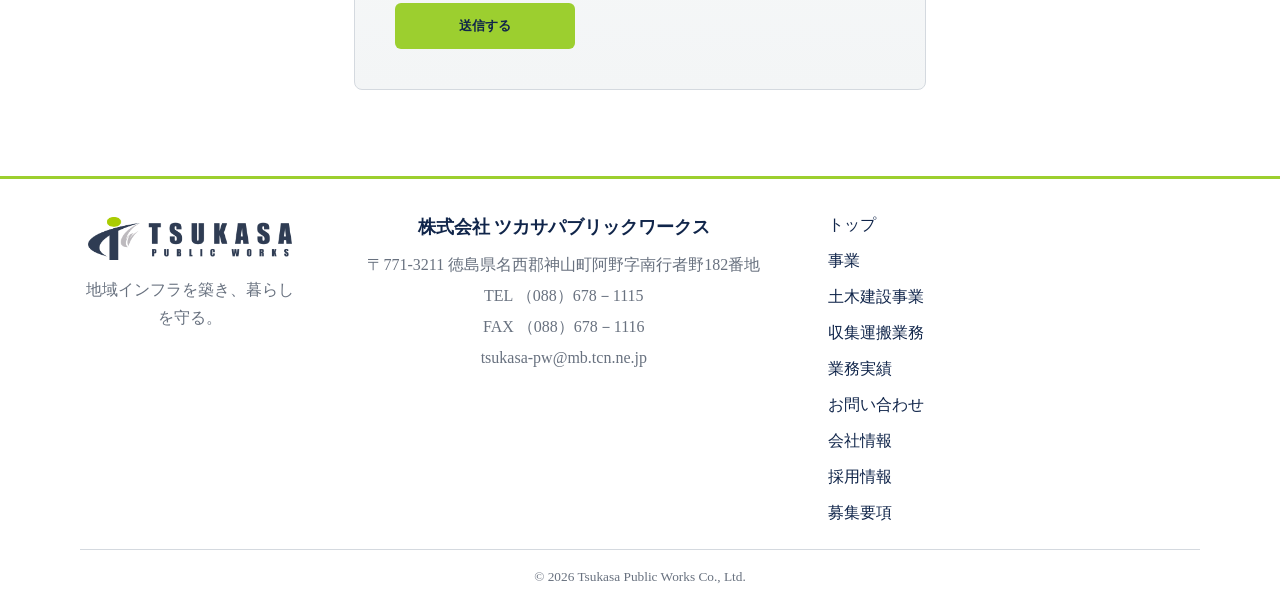
<file: contact.html>
﻿<!doctype html>
<html lang="ja">
  <head>
    <meta charset="utf-8" />
    <meta name="viewport" content="width=device-width, initial-scale=1" />
    <title>お問い合わせ | 株式会社 ツカサパブリックワークス</title>
    <meta
      name="description"
      content="株式会社 ツカサパブリックワークスへのお問い合わせページ。土木建設事業、収集運搬業務、会社見学に関するご相談を受け付けています。"
    />
    <link rel="stylesheet" href="./styles.css?v=20260703-company-latest" />
  </head>
  <body>
    <header class="site-header">
      <a class="brand" href="./index.html" aria-label="株式会社 ツカサパブリックワークス トップページへ">
        <img class="brand-logo" src="./assets/logo-header-transparent.png" alt="株式会社 ツカサパブリックワークス" />
      </a>
      <input class="menu-toggle" type="checkbox" id="site-menu-toggle" aria-hidden="true" />
      <label class="menu-button" for="site-menu-toggle" aria-label="Open menu">
        <span></span>
        <span></span>
        <span></span>
        <strong>MENU</strong>
      </label>
      <nav class="nav" aria-label="主要ナビゲーション">
        <a href="./index.html">トップ</a>
        <details class="nav-group">
          <summary class="nav-cta nav-parent">事業内容</summary>
          <div class="nav-submenu">
            <a href="./construction.html">土木建設事業</a>
            <a href="./collection.html">収集運搬業務</a>
          </div>
        </details>
        <a href="./works.html">業務実績</a>
        <a href="./contact.html">お問い合わせ</a>
        <a href="./company.html">会社情報</a>
        <a href="./recruit.html">採用情報</a>
        <a href="./recruit-guideline.html">募集要項</a>
      </nav>
    </header>

    <main id="top">
      <section class="hero page-hero">
        <img class="hero-image" src="./assets/top-hero.png" alt="土木建設と収集運搬業務を表すお問い合わせビジュアル" />
        <div class="hero-overlay"></div>
        <div class="hero-content">
          <p class="eyebrow">Contact</p>
          <h1>お問い合わせ</h1>
          <p class="lead">
            土木建設事業、収集運搬業務、会社見学に関するご相談はこちらからお問い合わせください。
          </p>
        </div>
      </section>

      <section class="section contact-form-section" id="contact-form">
        <div class="section-heading">
          <p class="section-kicker">Contact Form</p>
          <h2>お問い合わせフォーム</h2>
          <p>内容を確認後、担当者より折り返しご連絡いたします。</p>
        </div>
        <form class="contact-form" action="mailto:tsukasa-pw@mb.tcn.ne.jp" method="post" enctype="text/plain">
          <div class="form-grid">
            <label>
              <span>お名前</span>
              <input type="text" name="お名前" autocomplete="name" required />
            </label>
            <label>
              <span>会社名・団体名</span>
              <input type="text" name="会社名・団体名" autocomplete="organization" />
            </label>
            <label>
              <span>メールアドレス</span>
              <input type="email" name="メールアドレス" autocomplete="email" required />
            </label>
            <label>
              <span>電話番号</span>
              <input type="tel" name="電話番号" autocomplete="tel" />
            </label>
          </div>
          <label>
            <span>お問い合わせ種別</span>
            <select name="お問い合わせ種別" required>
              <option value="">選択してください</option>
              <option value="土木建設事業">土木建設事業について</option>
              <option value="収集運搬業務">収集運搬業務について</option>
              <option value="会社見学">会社見学について</option>
              <option value="その他">その他</option>
            </select>
          </label>
          <label>
            <span>お問い合わせ内容</span>
            <textarea name="お問い合わせ内容" rows="7" required></textarea>
          </label>
          <button class="button primary" type="submit">送信する</button>
        </form>
      </section>
    </main>

    <footer class="site-footer">
      <div class="footer-inner">
        <div class="footer-brand">
          <img src="./assets/logo-header-transparent.png" alt="株式会社 ツカサパブリックワークス" />
          <p>地域インフラを築き、暮らしを守る。</p>
        </div>
        <div class="footer-info">
          <h2>株式会社 ツカサパブリックワークス</h2>
          <p><a href="https://www.google.com/maps/search/?api=1&query=%E5%BE%B3%E5%B3%B6%E7%9C%8C%E5%90%8D%E8%A5%BF%E9%83%A1%E7%A5%9E%E5%B1%B1%E7%94%BA%E9%98%BF%E9%87%8E%E5%AD%97%E5%8D%97%E8%A1%8C%E8%80%85%E9%87%8E182%E7%95%AA%E5%9C%B0" target="_blank" rel="noopener">〒771-3211 徳島県名西郡神山町阿野字南行者野182番地</a></p>
          <p>TEL <a href="tel:0886781115">（088）678－1115</a></p>
          <p>FAX （088）678－1116</p>
          <p><a href="mailto:tsukasa-pw@mb.tcn.ne.jp">tsukasa-pw@mb.tcn.ne.jp</a></p>
        </div>
        <nav class="footer-links" aria-label="フッターナビゲーション">
          <a href="./index.html#top">トップ</a>
          <a href="./index.html#services">事業</a>
          <a href="./construction.html">土木建設事業</a>
          <a href="./collection.html">収集運搬業務</a>
          <a href="./works.html">業務実績</a>
          <a href="./contact.html">お問い合わせ</a>
        <a href="./company.html">会社情報</a>
            <a href="./recruit.html">採用情報</a>
        <a href="./recruit-guideline.html">募集要項</a>
        </nav>
      </div>
      <div class="footer-bottom">
        <small>&copy; 2026 Tsukasa Public Works Co., Ltd.</small>
      </div>
    </footer>
    <script src="./menu.js?v=20260703-company-latest"></script>
  </body>
</html>
</file>
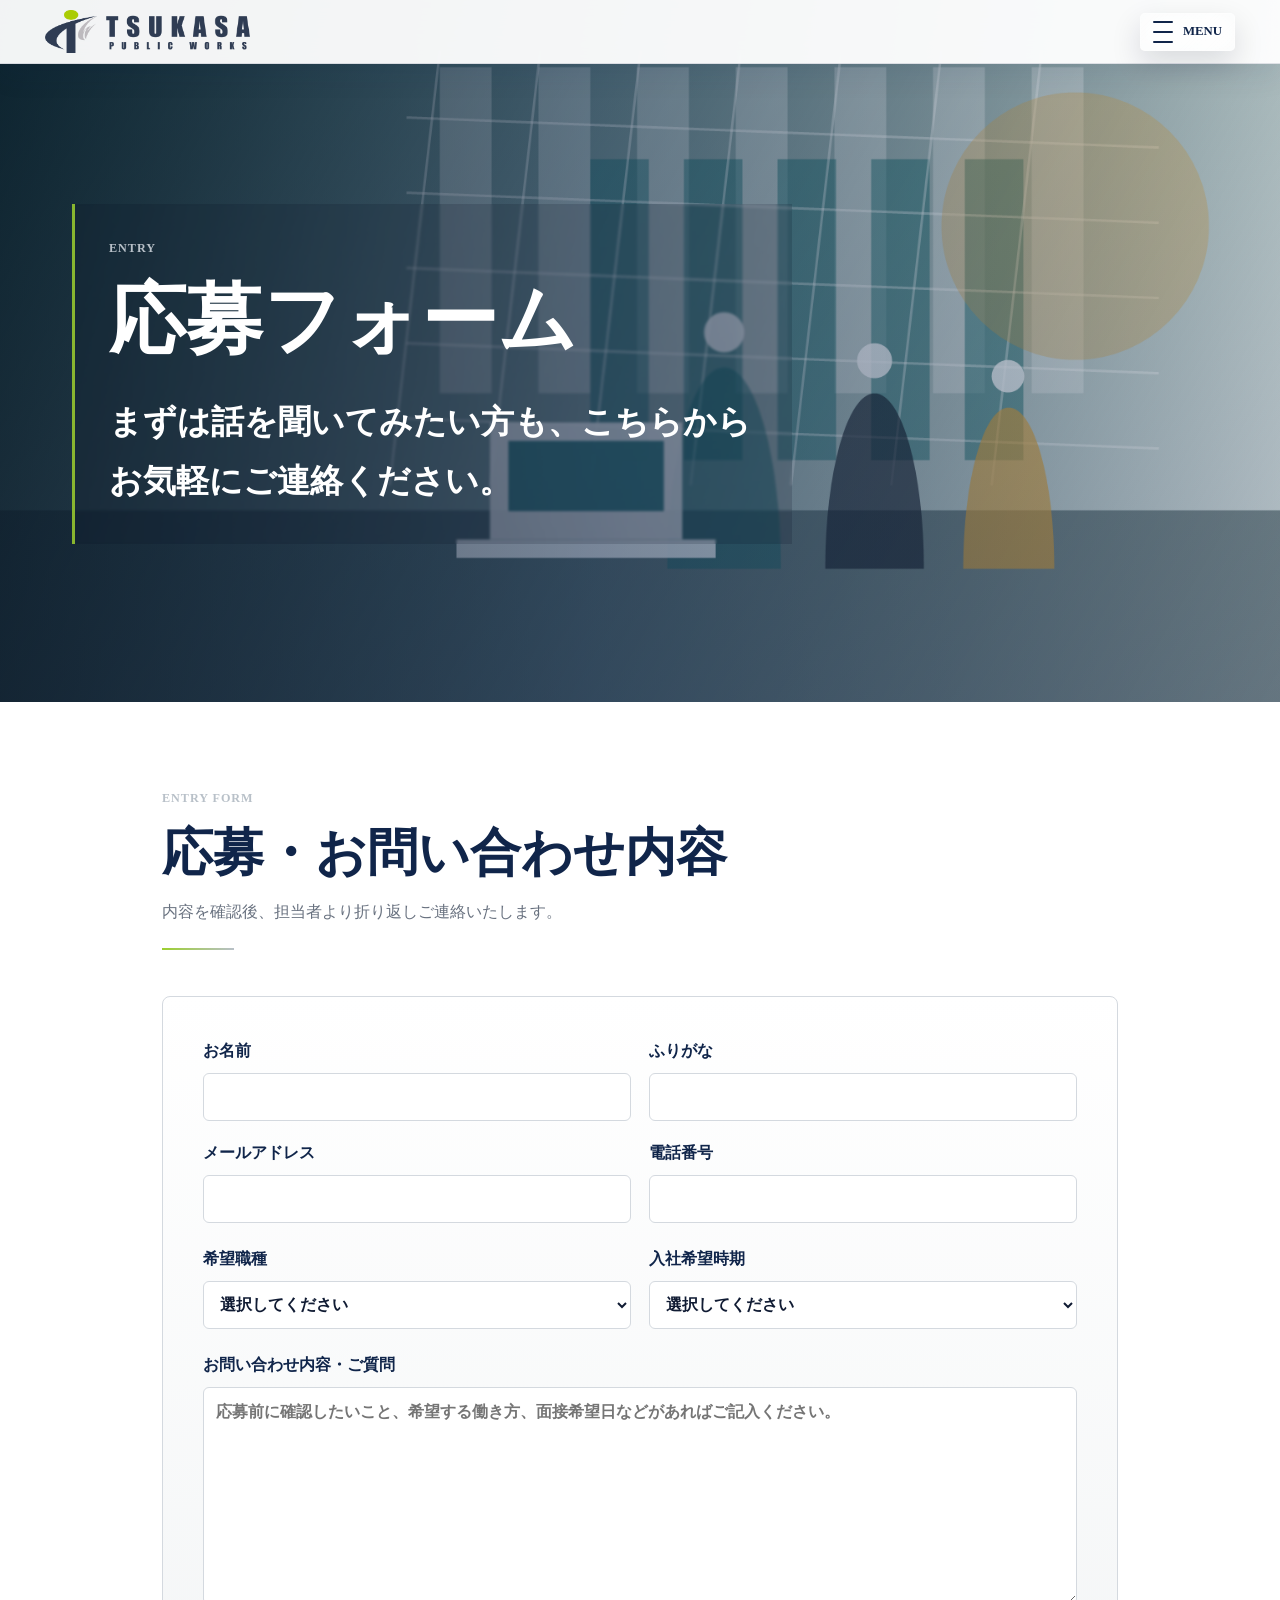
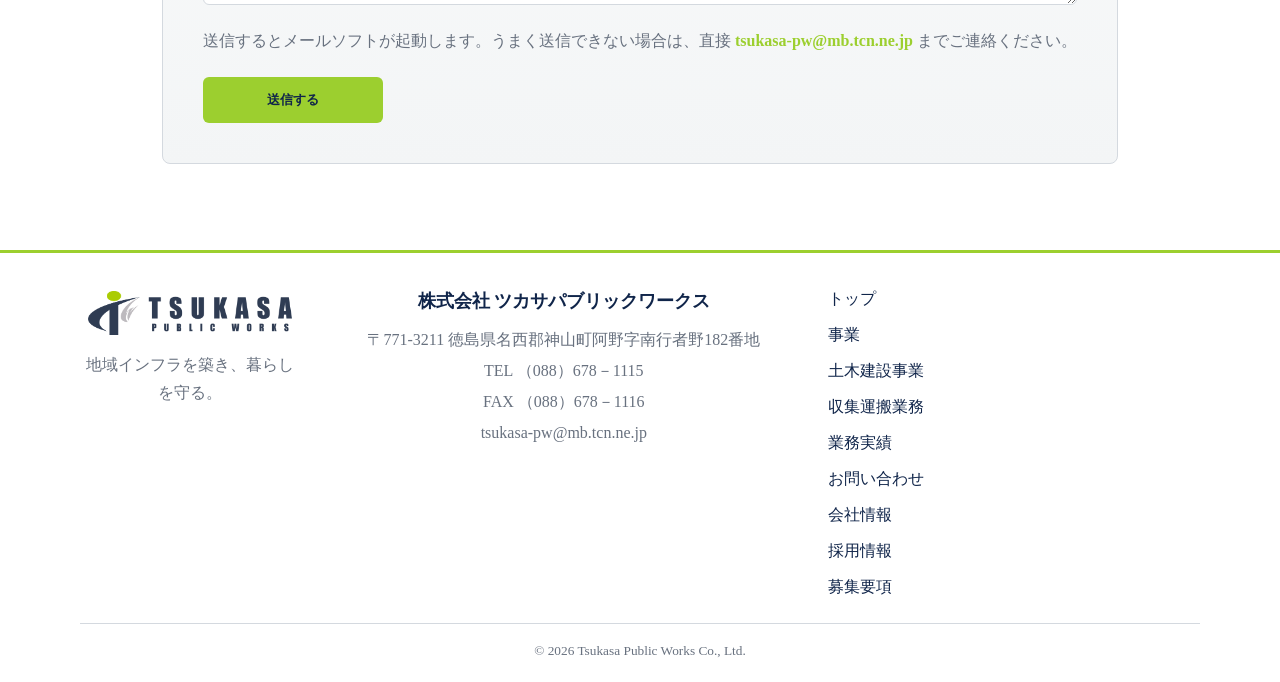
<file: recruit-entry.html>
﻿<!doctype html>
<html lang="ja">
  <head>
    <meta charset="utf-8" />
    <meta name="viewport" content="width=device-width, initial-scale=1" />
    <title>応募フォーム｜株式会社 ツカサパブリックワークス</title>
    <meta
      name="description"
      content="株式会社 ツカサパブリックワークスの応募フォーム。施工管理、土木作業員、廃棄物収集運搬スタッフへのご応募・ご相談はこちらからお問い合わせください。"
    />
    <link rel="stylesheet" href="./styles.css?v=20260703-company-latest" />
  </head>
  <body>
    <header class="site-header">
      <a class="brand" href="./index.html" aria-label="株式会社 ツカサパブリックワークス トップページへ">
        <img class="brand-logo" src="./assets/logo-header-transparent.png" alt="株式会社 ツカサパブリックワークス" />
      </a>
      <input class="menu-toggle" type="checkbox" id="site-menu-toggle" aria-hidden="true" />
      <label class="menu-button" for="site-menu-toggle" aria-label="Open menu">
        <span></span>
        <span></span>
        <span></span>
        <strong>MENU</strong>
      </label>
      <nav class="nav" aria-label="主要ナビゲーション">
        <a href="./index.html">トップ</a>
        <details class="nav-group">
          <summary class="nav-cta nav-parent">事業内容</summary>
          <div class="nav-submenu">
            <a href="./construction.html">土木建設事業</a>
            <a href="./collection.html">収集運搬業務</a>
          </div>
        </details>
        <a href="./works.html">業務実績</a>
        <a href="./contact.html">お問い合わせ</a>
        <a href="./company.html">会社情報</a>
        <a href="./recruit.html">採用情報</a>
        <a href="./recruit-guideline.html">募集要項</a>
      </nav>
    </header>

    <main id="top">
      <section class="hero page-hero guideline-hero" aria-label="応募フォームメインビジュアル">
        <img class="hero-image" src="./assets/recruit-hero.png" alt="現場で働くスタッフの様子" />
        <div class="hero-overlay"></div>
        <div class="hero-content">
          <p class="eyebrow">Entry</p>
          <h1>応募フォーム</h1>
          <p class="lead">まずは話を聞いてみたい方も、こちらからお気軽にご連絡ください。</p>
        </div>
      </section>

      <section class="section contact-form-section entry-form-section" id="entry-form">
        <div class="section-heading">
          <p class="section-kicker">Entry Form</p>
          <h2>応募・お問い合わせ内容</h2>
          <p>内容を確認後、担当者より折り返しご連絡いたします。</p>
        </div>
        <form class="contact-form" action="mailto:tsukasa-pw@mb.tcn.ne.jp" method="post" enctype="text/plain">
          <div class="form-grid">
            <label>
              <span>お名前</span>
              <input type="text" name="お名前" autocomplete="name" required />
            </label>
            <label>
              <span>ふりがな</span>
              <input type="text" name="ふりがな" autocomplete="name" />
            </label>
            <label>
              <span>メールアドレス</span>
              <input type="email" name="メールアドレス" autocomplete="email" required />
            </label>
            <label>
              <span>電話番号</span>
              <input type="tel" name="電話番号" autocomplete="tel" required />
            </label>
          </div>
          <div class="form-grid">
            <label>
              <span>希望職種</span>
              <select name="希望職種" required>
                <option value="">選択してください</option>
                <option value="施工管理">施工管理</option>
                <option value="土木作業員">土木作業員</option>
                <option value="廃棄物収集運搬スタッフ">廃棄物収集運搬スタッフ</option>
                <option value="まずは相談したい">まずは相談したい</option>
              </select>
            </label>
            <label>
              <span>入社希望時期</span>
              <select name="入社希望時期">
                <option value="">選択してください</option>
                <option value="できるだけ早く">できるだけ早く</option>
                <option value="1か月以内">1か月以内</option>
                <option value="3か月以内">3か月以内</option>
                <option value="相談して決めたい">相談して決めたい</option>
              </select>
            </label>
          </div>
          <label>
            <span>お問い合わせ内容・ご質問</span>
            <textarea name="お問い合わせ内容・ご質問" rows="8" placeholder="応募前に確認したいこと、希望する働き方、面接希望日などがあればご記入ください。"></textarea>
          </label>
          <p class="form-note">送信するとメールソフトが起動します。うまく送信できない場合は、直接 <a href="mailto:tsukasa-pw@mb.tcn.ne.jp">tsukasa-pw@mb.tcn.ne.jp</a> までご連絡ください。</p>
          <button class="button primary" type="submit">送信する</button>
        </form>
      </section>
    </main>

    <footer class="site-footer">
      <div class="footer-inner">
        <div class="footer-brand">
          <img src="./assets/logo-header-transparent.png" alt="株式会社 ツカサパブリックワークス" />
          <p>地域インフラを築き、暮らしを守る。</p>
        </div>
        <div class="footer-info">
          <h2>株式会社 ツカサパブリックワークス</h2>
          <p><a href="https://www.google.com/maps/search/?api=1&query=%E5%BE%B3%E5%B3%B6%E7%9C%8C%E5%90%8D%E8%A5%BF%E9%83%A1%E7%A5%9E%E5%B1%B1%E7%94%BA%E9%98%BF%E9%87%8E%E5%AD%97%E5%8D%97%E8%A1%8C%E8%80%85%E9%87%8E182%E7%95%AA%E5%9C%B0" target="_blank" rel="noopener">〒771-3211 徳島県名西郡神山町阿野字南行者野182番地</a></p>
          <p>TEL <a href="tel:0886781115">（088）678－1115</a></p>
          <p>FAX （088）678－1116</p>
          <p><a href="mailto:tsukasa-pw@mb.tcn.ne.jp">tsukasa-pw@mb.tcn.ne.jp</a></p>
        </div>
        <nav class="footer-links" aria-label="フッターナビゲーション">
          <a href="./index.html#top">トップ</a>
          <a href="./index.html#services">事業</a>
          <a href="./construction.html">土木建設事業</a>
          <a href="./collection.html">収集運搬業務</a>
          <a href="./works.html">業務実績</a>
          <a href="./contact.html">お問い合わせ</a>
        <a href="./company.html">会社情報</a>
            <a href="./recruit.html">採用情報</a>
          <a href="./recruit-guideline.html">募集要項</a>
        </nav>
      </div>
      <div class="footer-bottom">
        <small>&copy; 2026 Tsukasa Public Works Co., Ltd.</small>
      </div>
    </footer>
    <script src="./menu.js?v=20260703-company-latest"></script>
  </body>
</html>
</file>
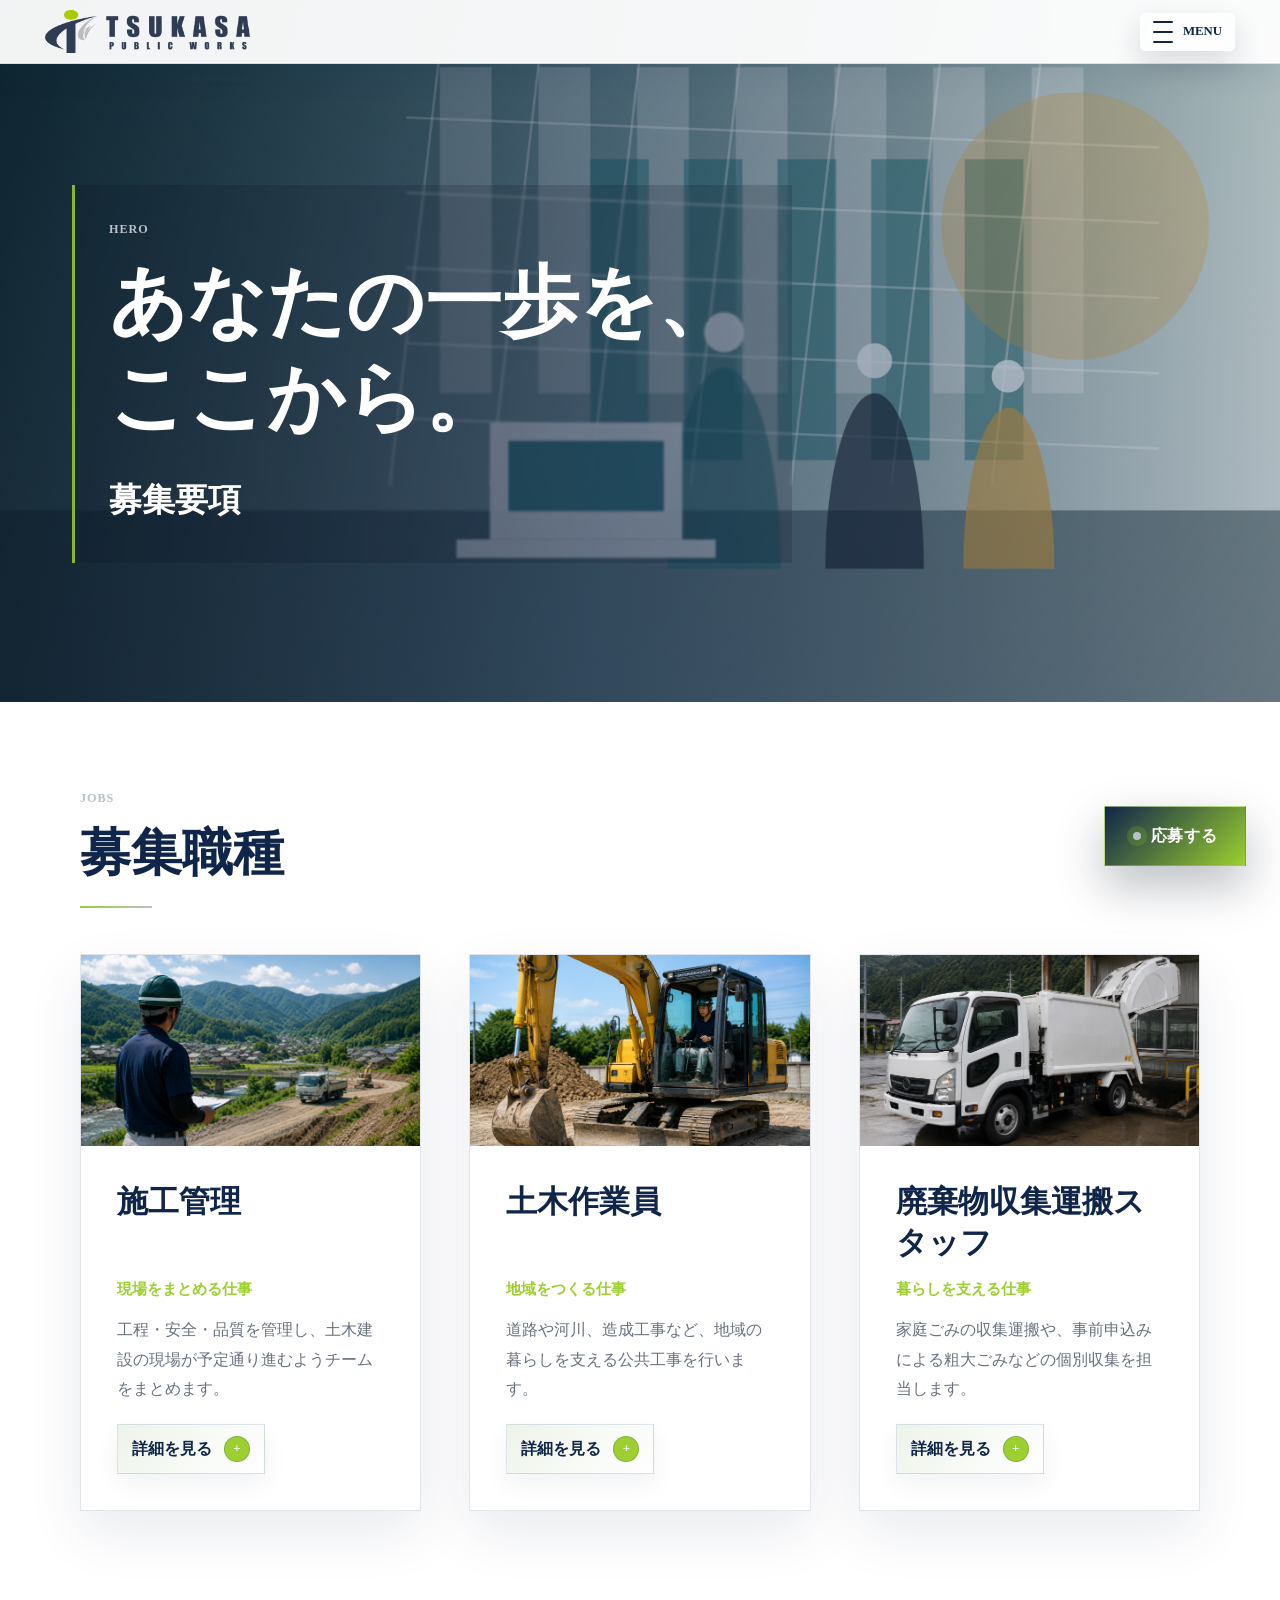
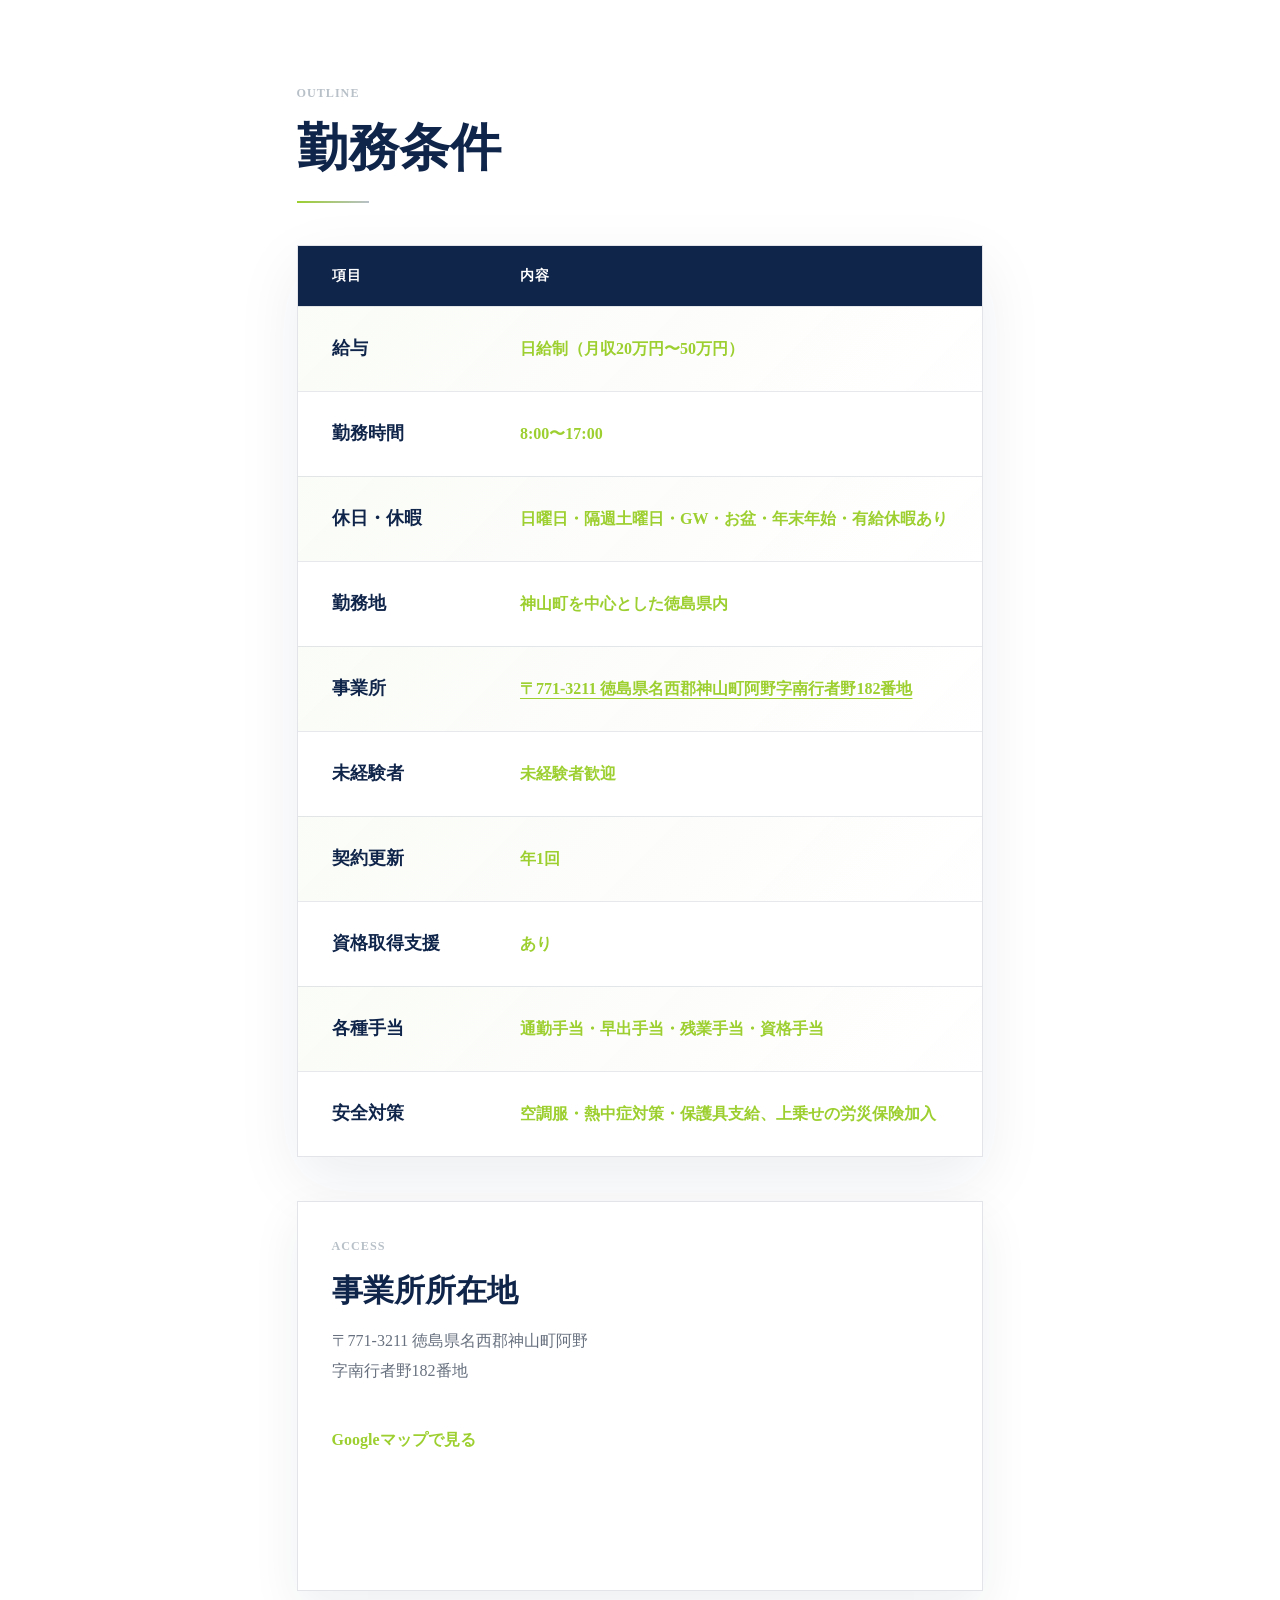
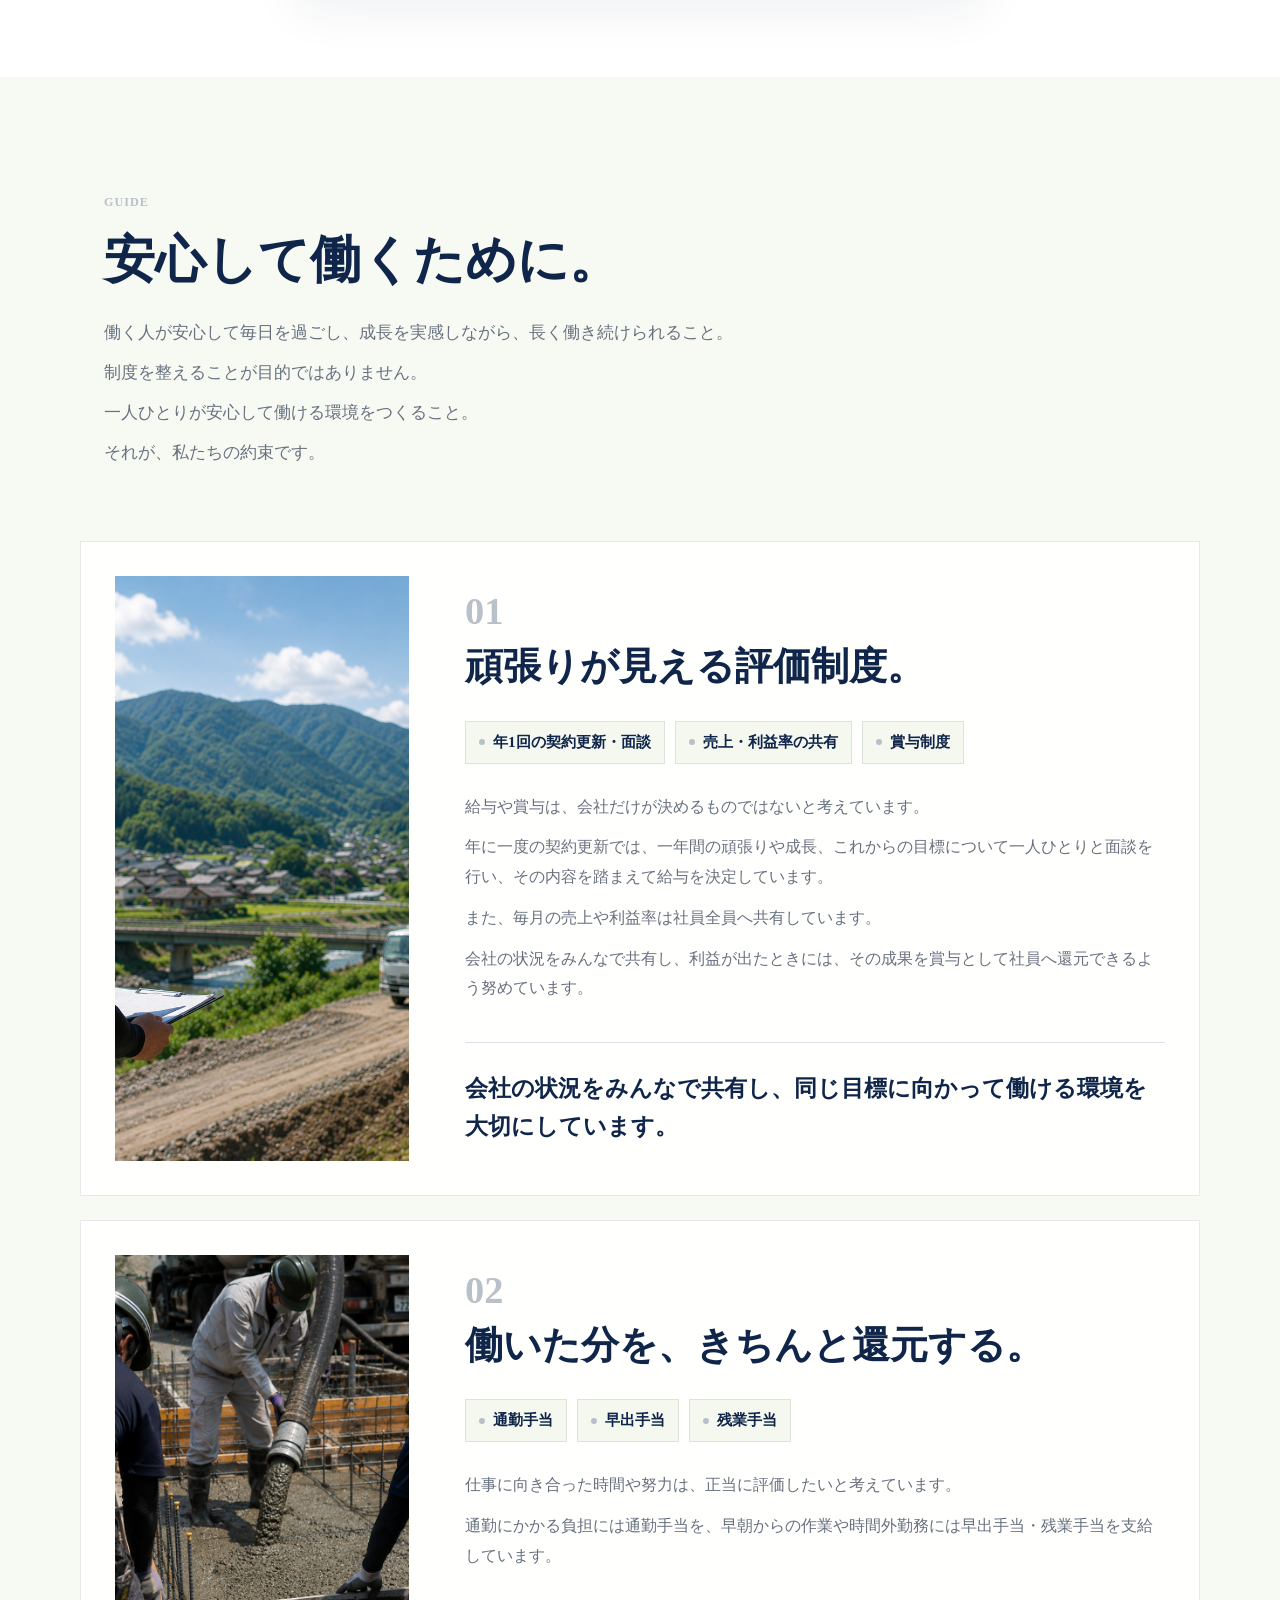
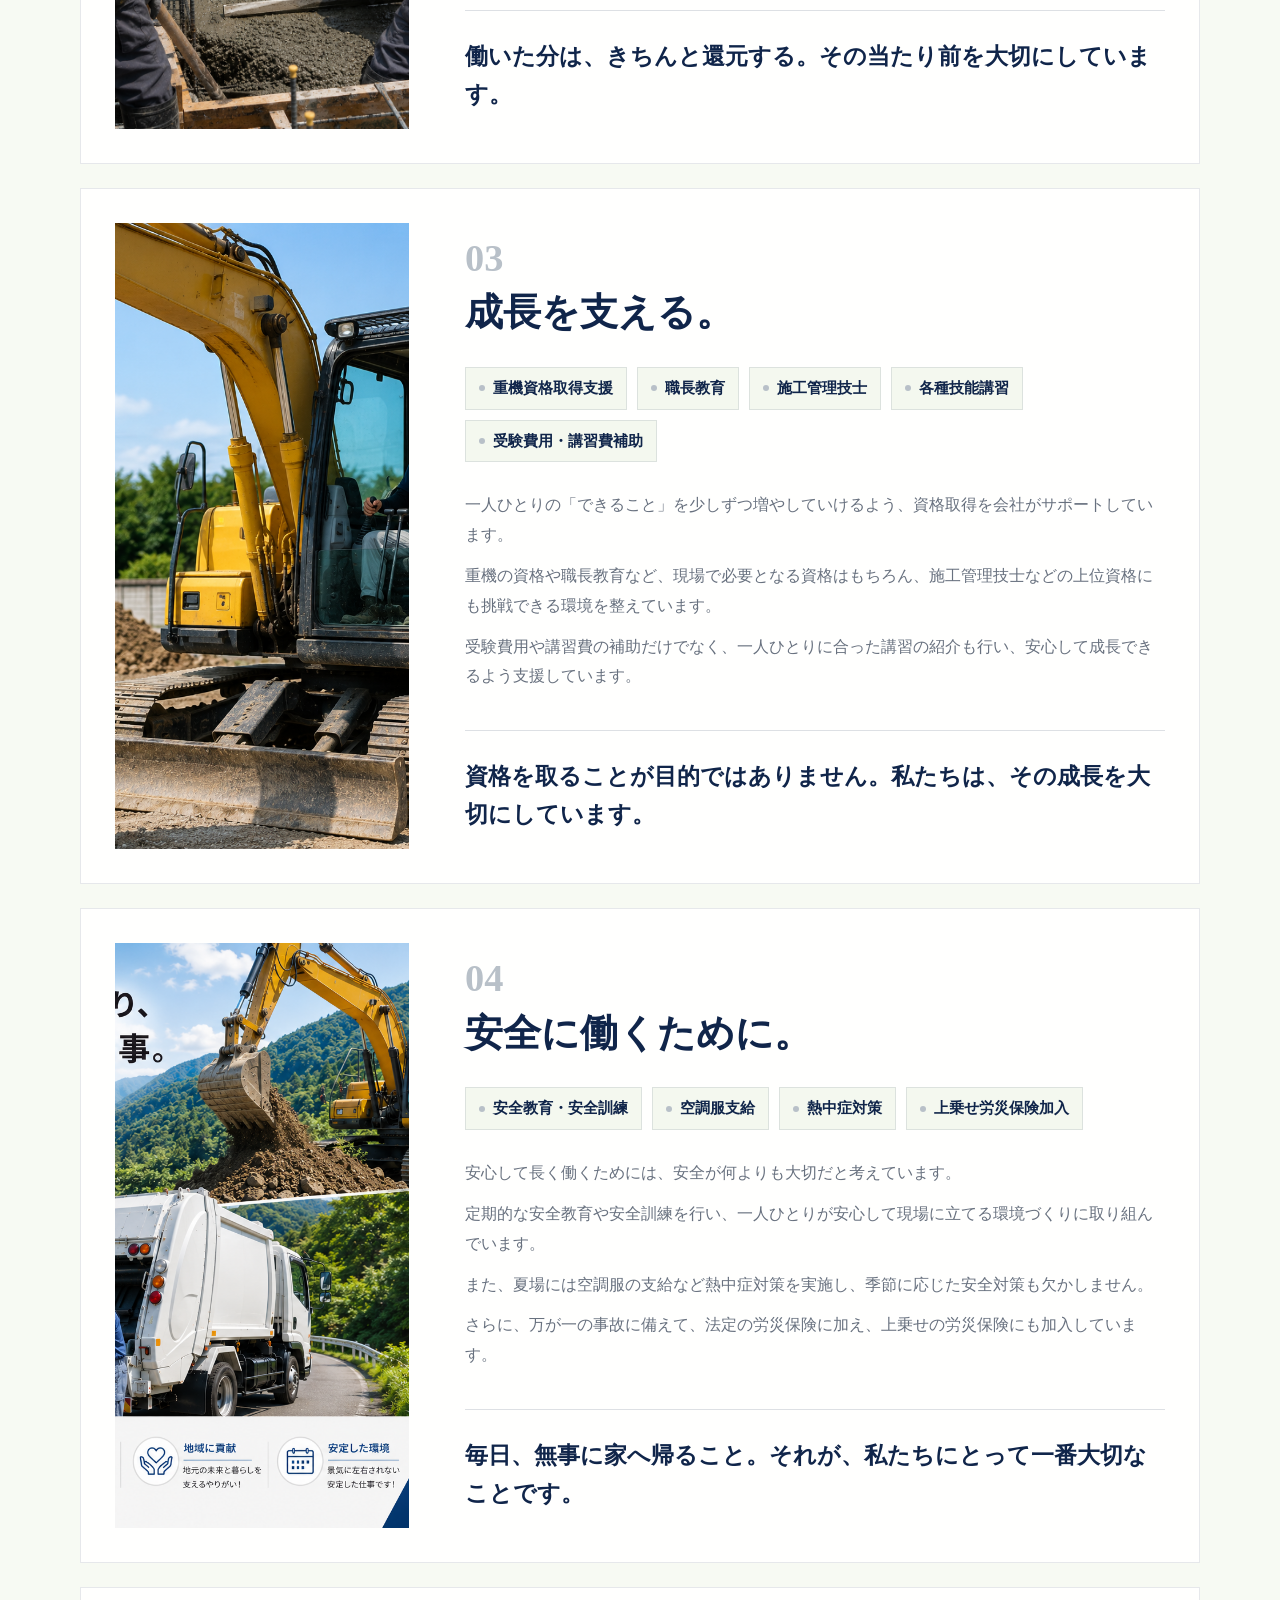
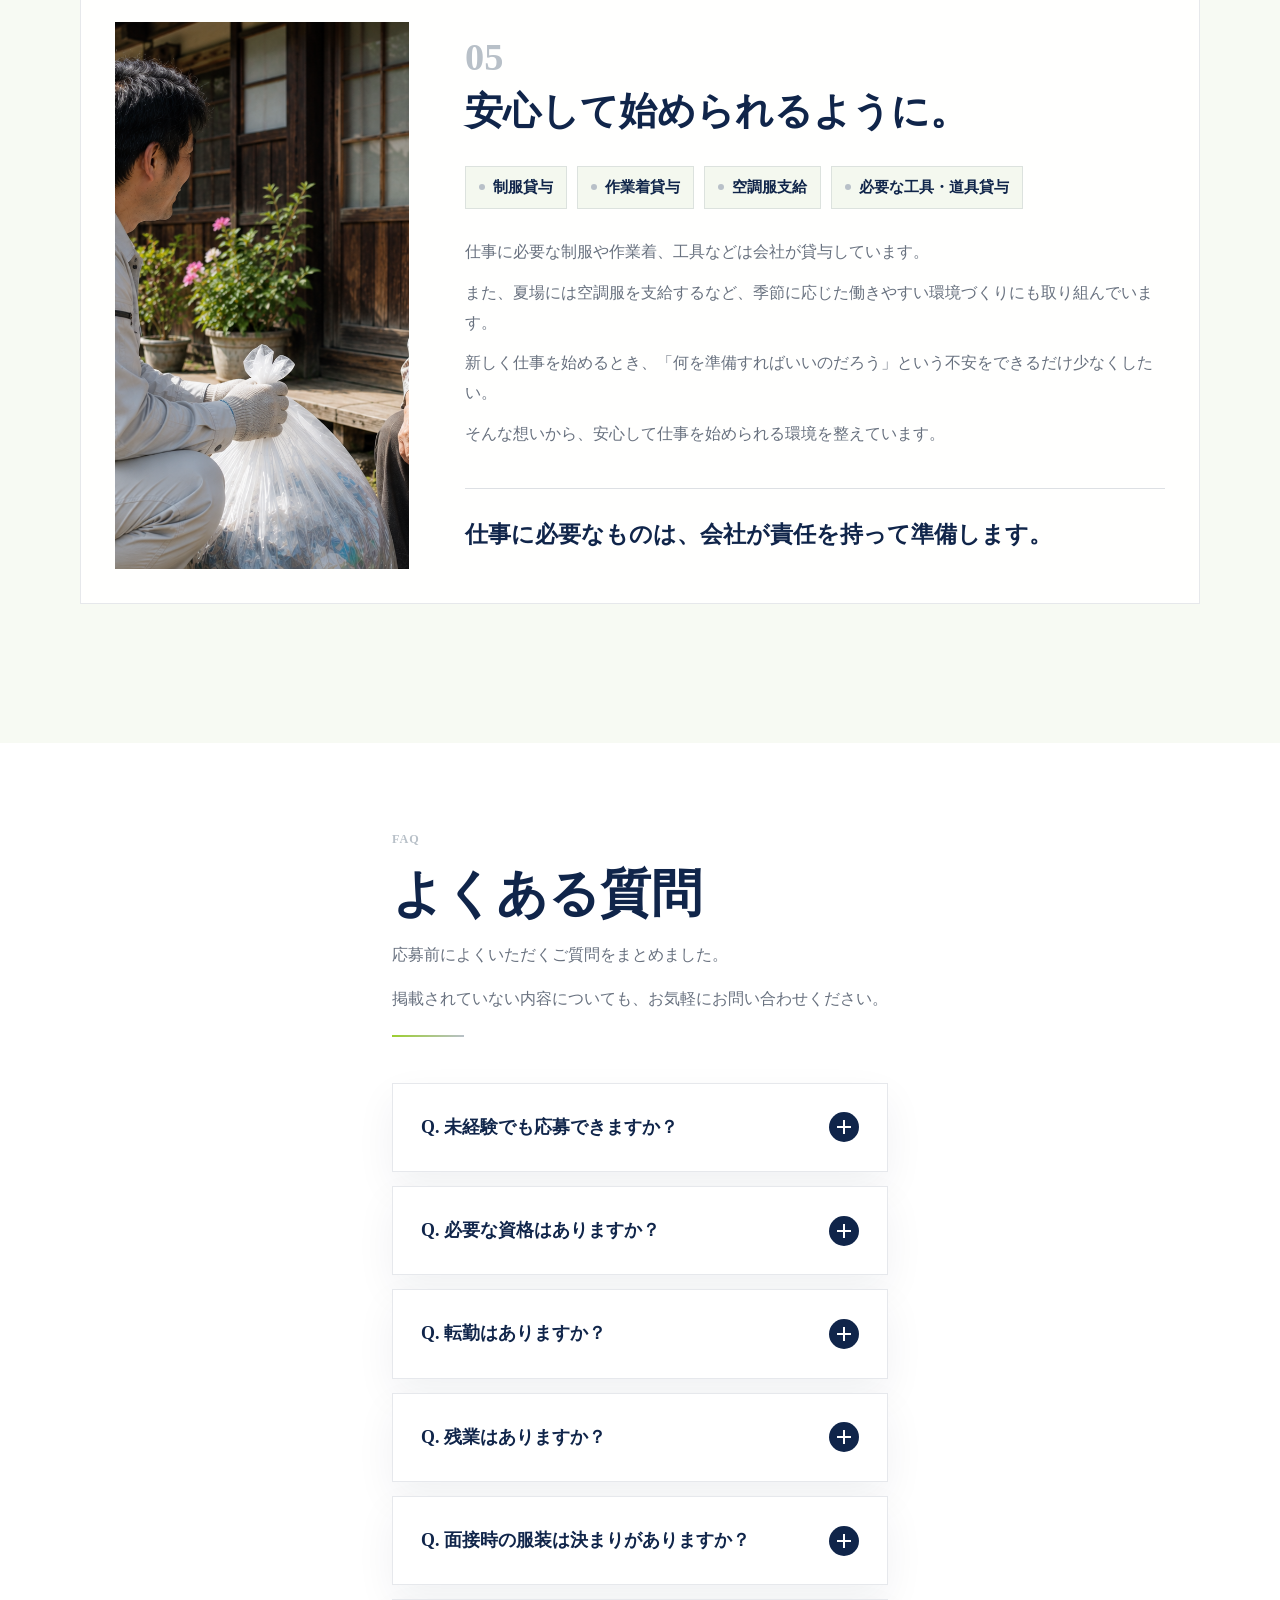
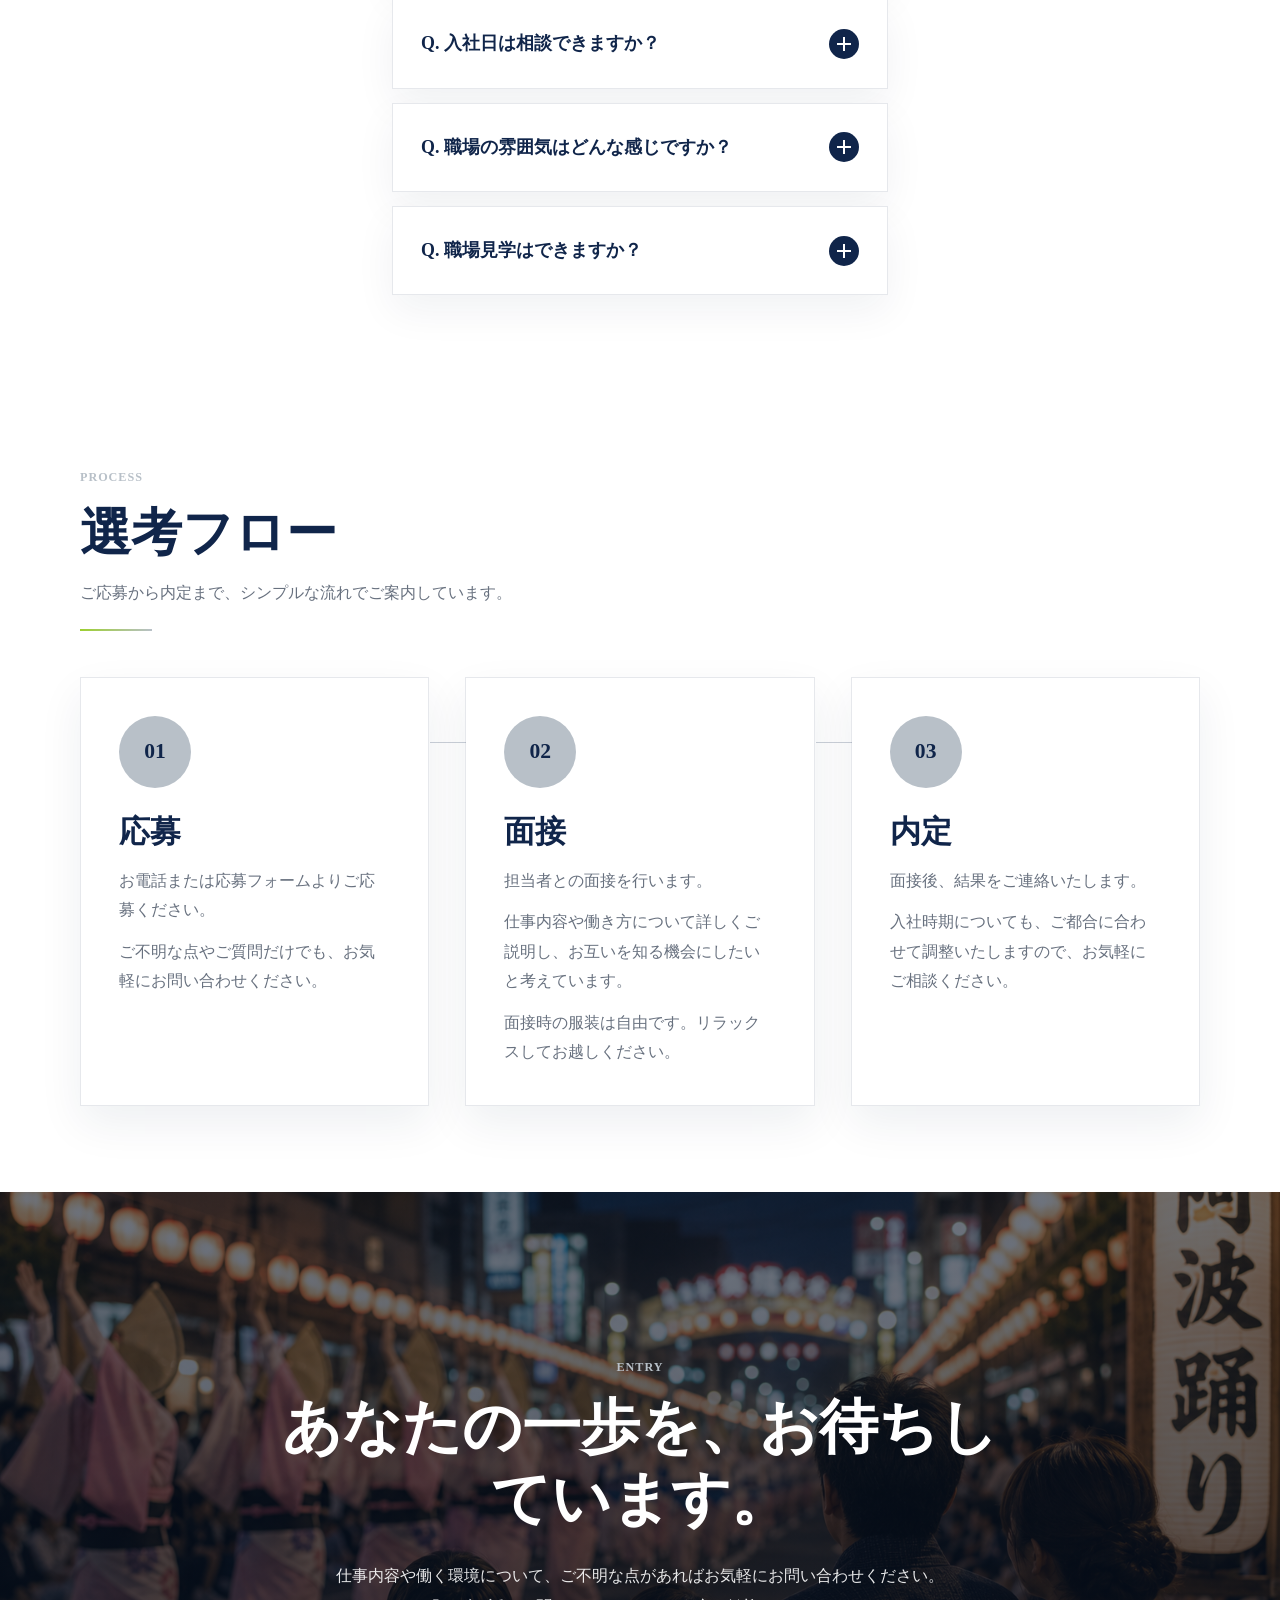
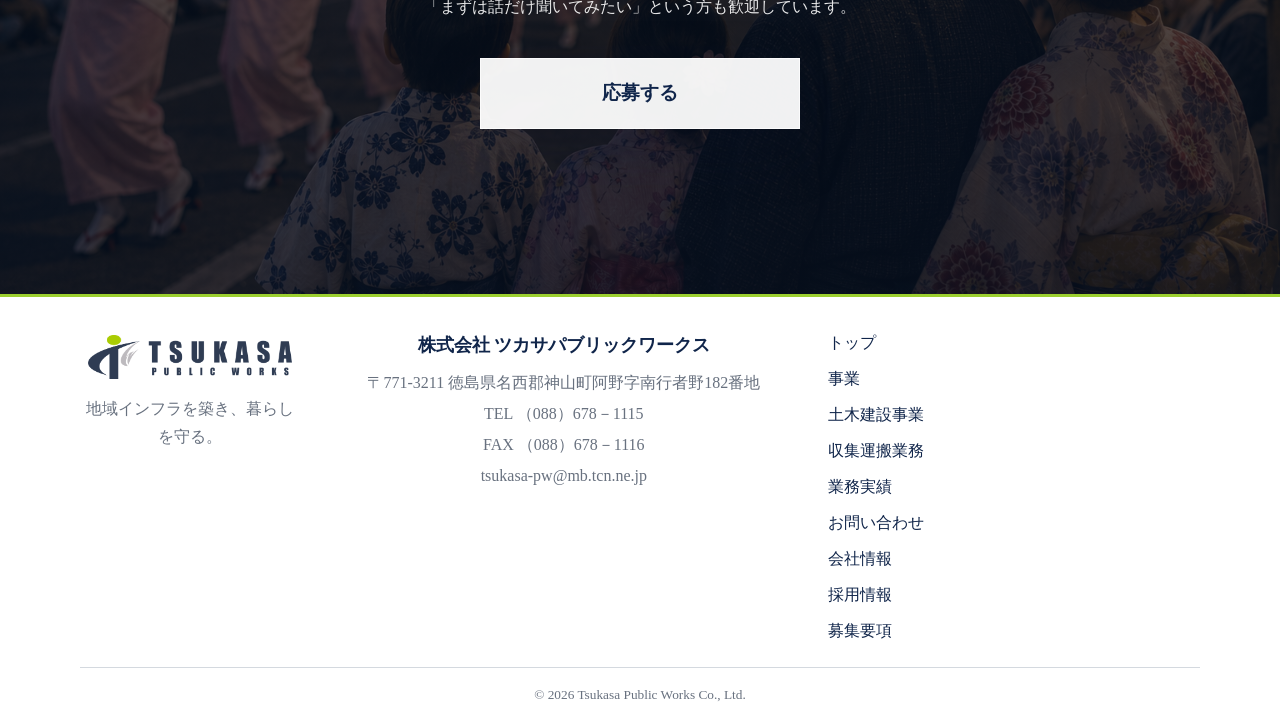
<file: recruit-guideline.html>
﻿<!doctype html>
<html lang="ja">
  <head>
    <meta charset="utf-8" />
    <meta name="viewport" content="width=device-width, initial-scale=1" />
    <title>募集要項｜株式会社 ツカサパブリックワークス</title>
    <meta
      name="description"
      content="株式会社 ツカサパブリックワークスの募集要項。仕事内容、勤務条件、働く環境、選考フローをご確認いただけます。"
    />
    <link rel="stylesheet" href="./styles.css?v=20260703-company-latest" />
  </head>
  <body>
    <header class="site-header">
      <a class="brand" href="./index.html" aria-label="株式会社 ツカサパブリックワークス トップページへ">
        <img class="brand-logo" src="./assets/logo-header-transparent.png" alt="株式会社 ツカサパブリックワークス" />
      </a>
      <input class="menu-toggle" type="checkbox" id="site-menu-toggle" aria-hidden="true" />
      <label class="menu-button" for="site-menu-toggle" aria-label="Open menu">
        <span></span>
        <span></span>
        <span></span>
        <strong>MENU</strong>
      </label>
      <nav class="nav" aria-label="主要ナビゲーション">
        <a href="./index.html">トップ</a>
        <details class="nav-group">
          <summary class="nav-cta nav-parent">事業内容</summary>
          <div class="nav-submenu">
            <a href="./construction.html">土木建設事業</a>
            <a href="./collection.html">収集運搬業務</a>
          </div>
        </details>
        <a href="./works.html">業務実績</a>
        <a href="./contact.html">お問い合わせ</a>
        <a href="./company.html">会社情報</a>
        <a href="./recruit.html">採用情報</a>
        <a href="./recruit-guideline.html">募集要項</a>
      </nav>
    </header>
    <a class="floating-entry-button" href="./recruit-entry.html" aria-label="応募する">
      <span>応募する</span>
    </a>

    <main id="top">
      <section class="hero page-hero guideline-hero" aria-label="募集要項メインビジュアル">
        <img class="hero-image" src="./assets/recruit-hero.png" alt="現場で働くスタッフの様子" />
        <div class="hero-overlay"></div>
        <div class="hero-content">
          <p class="eyebrow">HERO</p>
          <h1>あなたの一歩を、ここから。</h1>
          <p class="lead">募集要項</p>
        </div>
      </section>

      <section class="section guideline-jobs" id="jobs">
        <div class="section-heading">
          <p class="section-kicker">Jobs</p>
          <h2>募集職種</h2>
        </div>
        <div class="guideline-job-grid">
          <article class="guideline-job-card">
            <img src="./assets/promise-site.png" alt="現場を確認する施工管理スタッフ" />
            <div>
              <h3>施工管理</h3>
              <strong>現場をまとめる仕事</strong>
              <p>工程・安全・品質を管理し、土木建設の現場が予定通り進むようチームをまとめます。</p>
              <details class="job-detail">
                <summary>詳細を見る</summary>
                <ul>
                  <li>現場の進捗確認</li>
                  <li>工程スケジュールの管理</li>
                  <li>写真撮影・施工記録</li>
                  <li>品質・安全管理</li>
                  <li>協力会社との打ち合わせ</li>
                  <li>書類作成</li>
                </ul>
              </details>
            </div>
          </article>
          <article class="guideline-job-card">
            <img src="./assets/business-construction.png" alt="土木工事の現場" />
            <div>
              <h3>土木作業員</h3>
              <strong>地域をつくる仕事</strong>
              <p>道路や河川、造成工事など、地域の暮らしを支える公共工事を行います。</p>
              <details class="job-detail">
                <summary>詳細を見る</summary>
                <ul>
                  <li>現場の準備・片付け</li>
                  <li>資材や道具の運搬・設置</li>
                  <li>重機作業の補助・操作</li>
                  <li>コンクリート打設・仕上げ</li>
                  <li>測量や墨出しの補助</li>
                  <li>安全確認</li>
                </ul>
              </details>
            </div>
          </article>
          <article class="guideline-job-card">
            <img src="./assets/business-collection-truck.png" alt="収集車両" />
            <div>
              <h3>廃棄物収集運搬スタッフ</h3>
              <strong>暮らしを支える仕事</strong>
              <p>家庭ごみの収集運搬や、事前申込みによる粗大ごみなどの個別収集を担当します。</p>
              <details class="job-detail">
                <summary>詳細を見る</summary>
                <ul>
                  <li>家庭ごみの収集</li>
                  <li>粗大ごみの個別収集</li>
                  <li>収集車の運転・補助</li>
                  <li>ごみの積み込み作業</li>
                  <li>車両の日常点検</li>
                  <li>収集ルートの巡回</li>
                </ul>
              </details>
            </div>
          </article>
        </div>
      </section>

      <section class="section requirements workstyle" id="outline">
        <div class="section-heading">
          <p class="section-kicker">Outline</p>
          <h2>勤務条件</h2>
        </div>
        <div class="workstyle-table" role="table" aria-label="勤務条件">
          <div class="workstyle-head" role="row">
            <span role="columnheader">項目</span>
            <span role="columnheader">内容</span>
          </div>
          <div class="workstyle-row" role="row">
            <strong role="cell">給与</strong>
            <span role="cell">日給制（月収20万円〜50万円）</span>
          </div>
          <div class="workstyle-row" role="row">
            <strong role="cell">勤務時間</strong>
            <span role="cell">8:00〜17:00</span>
          </div>
          <div class="workstyle-row" role="row">
            <strong role="cell">休日・休暇</strong>
            <span role="cell">日曜日・隔週土曜日・GW・お盆・年末年始・有給休暇あり</span>
          </div>
          <div class="workstyle-row" role="row">
            <strong role="cell">勤務地</strong>
            <span role="cell">神山町を中心とした徳島県内</span>
          </div>
          <div class="workstyle-row" role="row">
            <strong role="cell">事業所</strong>
            <span role="cell">
              <a href="https://www.google.com/maps/search/?api=1&query=%E5%BE%B3%E5%B3%B6%E7%9C%8C%E5%90%8D%E8%A5%BF%E9%83%A1%E7%A5%9E%E5%B1%B1%E7%94%BA%E9%98%BF%E9%87%8E%E5%AD%97%E5%8D%97%E8%A1%8C%E8%80%85%E9%87%8E182%E7%95%AA%E5%9C%B0" target="_blank" rel="noopener">〒771-3211 徳島県名西郡神山町阿野字南行者野182番地</a>
            </span>
          </div>
          <div class="workstyle-row" role="row">
            <strong role="cell">未経験者</strong>
            <span role="cell">未経験者歓迎</span>
          </div>
          <div class="workstyle-row" role="row">
            <strong role="cell">契約更新</strong>
            <span role="cell">年1回</span>
          </div>
          <div class="workstyle-row" role="row">
            <strong role="cell">資格取得支援</strong>
            <span role="cell">あり</span>
          </div>
          <div class="workstyle-row" role="row">
            <strong role="cell">各種手当</strong>
            <span role="cell">通勤手当・早出手当・残業手当・資格手当</span>
          </div>
          <div class="workstyle-row" role="row">
            <strong role="cell">安全対策</strong>
            <span role="cell">空調服・熱中症対策・保護具支給、上乗せの労災保険加入</span>
          </div>
        </div>
        <div class="workstyle-map">
          <div>
            <p class="section-kicker">Access</p>
            <h3>事業所所在地</h3>
            <p><a href="https://www.google.com/maps/search/?api=1&query=%E5%BE%B3%E5%B3%B6%E7%9C%8C%E5%90%8D%E8%A5%BF%E9%83%A1%E7%A5%9E%E5%B1%B1%E7%94%BA%E9%98%BF%E9%87%8E%E5%AD%97%E5%8D%97%E8%A1%8C%E8%80%85%E9%87%8E182%E7%95%AA%E5%9C%B0" target="_blank" rel="noopener">〒771-3211 徳島県名西郡神山町阿野字南行者野182番地</a></p>
            <a class="text-link" href="https://www.google.com/maps/search/?api=1&query=%E5%BE%B3%E5%B3%B6%E7%9C%8C%E5%90%8D%E8%A5%BF%E9%83%A1%E7%A5%9E%E5%B1%B1%E7%94%BA%E9%98%BF%E9%87%8E%E5%AD%97%E5%8D%97%E8%A1%8C%E8%80%85%E9%87%8E182%E7%95%AA%E5%9C%B0" target="_blank" rel="noopener">Googleマップで見る</a>
          </div>
          <iframe
            title="株式会社ツカサパブリックワークス 事業所地図"
            src="https://www.google.com/maps?q=%E5%BE%B3%E5%B3%B6%E7%9C%8C%E5%90%8D%E8%A5%BF%E9%83%A1%E7%A5%9E%E5%B1%B1%E7%94%BA%E9%98%BF%E9%87%8E%E5%AD%97%E5%8D%97%E8%A1%8C%E8%80%85%E9%87%8E182%E7%95%AA%E5%9C%B0&output=embed"
            loading="lazy"
            referrerpolicy="no-referrer-when-downgrade"
          ></iframe>
        </div>
      </section>

      <section class="benefit-story" id="benefits" aria-label="安心して働くために">
        <div class="benefit-story-intro">
          <p class="section-kicker">Guide</p>
          <h2>安心して働くために。</h2>
          <div>
            <p>働く人が安心して毎日を過ごし、成長を実感しながら、長く働き続けられること。</p>
            <p>制度を整えることが目的ではありません。</p>
            <p>一人ひとりが安心して働ける環境をつくること。</p>
            <p>それが、私たちの約束です。</p>
          </div>
        </div>

        <article class="benefit-story-panel">
          <figure>
            <img src="./assets/promise-site.png" alt="現場を確認するスタッフ" />
          </figure>
          <div class="benefit-story-copy">
            <p class="benefit-story-number">01</p>
            <h3>頑張りが見える評価制度。</h3>
            <ul>
              <li>年1回の契約更新・面談</li>
              <li>売上・利益率の共有</li>
              <li>賞与制度</li>
            </ul>
            <p>給与や賞与は、会社だけが決めるものではないと考えています。</p>
            <p>年に一度の契約更新では、一年間の頑張りや成長、これからの目標について一人ひとりと面談を行い、その内容を踏まえて給与を決定しています。</p>
            <p>また、毎月の売上や利益率は社員全員へ共有しています。</p>
            <p>会社の状況をみんなで共有し、利益が出たときには、その成果を賞与として社員へ還元できるよう努めています。</p>
            <strong>会社の状況をみんなで共有し、同じ目標に向かって働ける環境を大切にしています。</strong>
          </div>
        </article>

        <article class="benefit-story-panel">
          <figure>
            <img src="./assets/recruit-cta-work.png" alt="現場で協力して作業するスタッフ" />
          </figure>
          <div class="benefit-story-copy">
            <p class="benefit-story-number">02</p>
            <h3>働いた分を、きちんと還元する。</h3>
            <ul>
              <li>通勤手当</li>
              <li>早出手当</li>
              <li>残業手当</li>
            </ul>
            <p>仕事に向き合った時間や努力は、正当に評価したいと考えています。</p>
            <p>通勤にかかる負担には通勤手当を、早朝からの作業や時間外勤務には早出手当・残業手当を支給しています。</p>
            <strong>働いた分は、きちんと還元する。その当たり前を大切にしています。</strong>
          </div>
        </article>

        <article class="benefit-story-panel">
          <figure>
            <img src="./assets/business-construction.png" alt="土木工事の現場" />
          </figure>
          <div class="benefit-story-copy">
            <p class="benefit-story-number">03</p>
            <h3>成長を支える。</h3>
            <ul>
              <li>重機資格取得支援</li>
              <li>職長教育</li>
              <li>施工管理技士</li>
              <li>各種技能講習</li>
              <li>受験費用・講習費補助</li>
            </ul>
            <p>一人ひとりの「できること」を少しずつ増やしていけるよう、資格取得を会社がサポートしています。</p>
            <p>重機の資格や職長教育など、現場で必要となる資格はもちろん、施工管理技士などの上位資格にも挑戦できる環境を整えています。</p>
            <p>受験費用や講習費の補助だけでなく、一人ひとりに合った講習の紹介も行い、安心して成長できるよう支援しています。</p>
            <strong>資格を取ることが目的ではありません。私たちは、その成長を大切にしています。</strong>
          </div>
        </article>

        <article class="benefit-story-panel">
          <figure>
            <img src="./assets/recruit-main.png" alt="現場で働くスタッフ" />
          </figure>
          <div class="benefit-story-copy">
            <p class="benefit-story-number">04</p>
            <h3>安全に働くために。</h3>
            <ul>
              <li>安全教育・安全訓練</li>
              <li>空調服支給</li>
              <li>熱中症対策</li>
              <li>上乗せ労災保険加入</li>
            </ul>
            <p>安心して長く働くためには、安全が何よりも大切だと考えています。</p>
            <p>定期的な安全教育や安全訓練を行い、一人ひとりが安心して現場に立てる環境づくりに取り組んでいます。</p>
            <p>また、夏場には空調服の支給など熱中症対策を実施し、季節に応じた安全対策も欠かしません。</p>
            <p>さらに、万が一の事故に備えて、法定の労災保険に加え、上乗せの労災保険にも加入しています。</p>
            <strong>毎日、無事に家へ帰ること。それが、私たちにとって一番大切なことです。</strong>
          </div>
        </article>

        <article class="benefit-story-panel">
          <figure>
            <img src="./assets/value-community.png" alt="地域の方と向き合うスタッフ" />
          </figure>
          <div class="benefit-story-copy">
            <p class="benefit-story-number">05</p>
            <h3>安心して始められるように。</h3>
            <ul>
              <li>制服貸与</li>
              <li>作業着貸与</li>
              <li>空調服支給</li>
              <li>必要な工具・道具貸与</li>
            </ul>
            <p>仕事に必要な制服や作業着、工具などは会社が貸与しています。</p>
            <p>また、夏場には空調服を支給するなど、季節に応じた働きやすい環境づくりにも取り組んでいます。</p>
            <p>新しく仕事を始めるとき、「何を準備すればいいのだろう」という不安をできるだけ少なくしたい。</p>
            <p>そんな想いから、安心して仕事を始められる環境を整えています。</p>
            <strong>仕事に必要なものは、会社が責任を持って準備します。</strong>
          </div>
        </article>
      </section>

      <section class="section guideline-faq" id="faq">
        <div class="section-heading">
          <p class="section-kicker">FAQ</p>
          <h2>よくある質問</h2>
          <p class="heading-lead">応募前によくいただくご質問をまとめました。</p>
          <p class="heading-lead">掲載されていない内容についても、お気軽にお問い合わせください。</p>
        </div>
        <div class="guideline-faq-list">
          <article class="faq-item">
            <button class="faq-question" type="button" aria-expanded="false">
              <span>Q. 未経験でも応募できますか？</span>
              <span class="faq-icon" aria-hidden="true"></span>
            </button>
            <div class="faq-answer" hidden>
              <p>もちろんご応募いただけます。</p>
              <p>最初からできる人はいません。先輩社員と一緒に現場へ入り、一つずつ仕事を覚えていただきます。</p>
              <p>資格取得支援制度も整えているため、未経験からでも安心して成長できる環境です。</p>
            </div>
          </article>
          <article class="faq-item">
            <button class="faq-question" type="button" aria-expanded="false">
              <span>Q. 必要な資格はありますか？</span>
              <span class="faq-icon" aria-hidden="true"></span>
            </button>
            <div class="faq-answer" hidden>
              <p>普通自動車運転免許（AT限定不可）が必要です。</p>
              <p>仕事に必要な資格は、入社後に会社の資格取得支援制度を利用して取得することもできます。</p>
              <p>経験や資格よりも、前向きに学ぶ姿勢を大切にしています。</p>
            </div>
          </article>
          <article class="faq-item">
            <button class="faq-question" type="button" aria-expanded="false">
              <span>Q. 転勤はありますか？</span>
              <span class="faq-icon" aria-hidden="true"></span>
            </button>
            <div class="faq-answer" hidden>
              <p>転勤はありません。</p>
              <p>神山町を中心とした徳島県内の現場が主となりますので、地域に根ざして長く働いていただけます。</p>
            </div>
          </article>
          <article class="faq-item">
            <button class="faq-question" type="button" aria-expanded="false">
              <span>Q. 残業はありますか？</span>
              <span class="faq-icon" aria-hidden="true"></span>
            </button>
            <div class="faq-answer" hidden>
              <p>現場の状況により、早出や残業が発生する場合があります。</p>
              <p>その際は、早出手当・残業手当を支給しています。</p>
              <p>無理なく長く働ける環境づくりを大切にしています。</p>
            </div>
          </article>
          <article class="faq-item">
            <button class="faq-question" type="button" aria-expanded="false">
              <span>Q. 面接時の服装は決まりがありますか？</span>
              <span class="faq-icon" aria-hidden="true"></span>
            </button>
            <div class="faq-answer" hidden>
              <p>特に決まりはありません。</p>
              <p>普段着でも構いませんので、リラックスしてお越しください。</p>
              <p>面接では、経験よりも「どんな働き方をしたいか」「どんな人柄か」を大切にしています。</p>
            </div>
          </article>
          <article class="faq-item">
            <button class="faq-question" type="button" aria-expanded="false">
              <span>Q. 入社日は相談できますか？</span>
              <span class="faq-icon" aria-hidden="true"></span>
            </button>
            <div class="faq-answer" hidden>
              <p>もちろん可能です。</p>
              <p>現在お勤めの方も安心してご応募いただけるよう、入社時期はご都合に合わせて調整いたします。</p>
              <p>お気軽にご相談ください。</p>
            </div>
          </article>
          <article class="faq-item">
            <button class="faq-question" type="button" aria-expanded="false">
              <span>Q. 職場の雰囲気はどんな感じですか？</span>
              <span class="faq-icon" aria-hidden="true"></span>
            </button>
            <div class="faq-answer" hidden>
              <p>社員同士で協力しながら仕事を進めることを大切にしています。</p>
              <p>分からないことや困ったことがあれば相談しやすい環境づくりを心掛けていますので、未経験の方でも安心して働けます。</p>
            </div>
          </article>
          <article class="faq-item">
            <button class="faq-question" type="button" aria-expanded="false">
              <span>Q. 職場見学はできますか？</span>
              <span class="faq-icon" aria-hidden="true"></span>
            </button>
            <div class="faq-answer" hidden>
              <p>はい、可能です。</p>
              <p>実際の職場や仕事内容を見てから応募を検討したいという方も歓迎しています。</p>
              <p>気になることがあれば、お気軽にお問い合わせください。</p>
            </div>
          </article>
        </div>
      </section>

      <section class="section guideline-flow" id="flow">
        <div class="section-heading">
          <p class="section-kicker">Process</p>
          <h2>選考フロー</h2>
          <p class="heading-lead">ご応募から内定まで、シンプルな流れでご案内しています。</p>
        </div>
        <ol class="guideline-simple-flow">
          <li>
            <span>01</span>
            <h3>応募</h3>
            <p>お電話または応募フォームよりご応募ください。</p>
            <p>ご不明な点やご質問だけでも、お気軽にお問い合わせください。</p>
          </li>
          <li>
            <span>02</span>
            <h3>面接</h3>
            <p>担当者との面接を行います。</p>
            <p>仕事内容や働き方について詳しくご説明し、お互いを知る機会にしたいと考えています。</p>
            <p>面接時の服装は自由です。リラックスしてお越しください。</p>
          </li>
          <li>
            <span>03</span>
            <h3>内定</h3>
            <p>面接後、結果をご連絡いたします。</p>
            <p>入社時期についても、ご都合に合わせて調整いたしますので、お気軽にご相談ください。</p>
          </li>
        </ol>
      </section>

      <section class="guideline-entry" id="entry">
        <div>
          <p class="section-kicker">Entry</p>
          <h2>あなたの一歩を、お待ちしています。</h2>
          <p>仕事内容や働く環境について、ご不明な点があればお気軽にお問い合わせください。</p>
          <p>「まずは話だけ聞いてみたい」という方も歓迎しています。</p>
          <a class="recruit-guideline-button" href="./recruit-entry.html">応募する</a>
        </div>
      </section>
    </main>

    <footer class="site-footer">
      <div class="footer-inner">
        <div class="footer-brand">
          <img src="./assets/logo-header-transparent.png" alt="株式会社 ツカサパブリックワークス" />
          <p>地域インフラを築き、暮らしを守る。</p>
        </div>
        <div class="footer-info">
          <h2>株式会社 ツカサパブリックワークス</h2>
          <p><a href="https://www.google.com/maps/search/?api=1&query=%E5%BE%B3%E5%B3%B6%E7%9C%8C%E5%90%8D%E8%A5%BF%E9%83%A1%E7%A5%9E%E5%B1%B1%E7%94%BA%E9%98%BF%E9%87%8E%E5%AD%97%E5%8D%97%E8%A1%8C%E8%80%85%E9%87%8E182%E7%95%AA%E5%9C%B0" target="_blank" rel="noopener">〒771-3211 徳島県名西郡神山町阿野字南行者野182番地</a></p>
          <p>TEL <a href="tel:0886781115">（088）678－1115</a></p>
          <p>FAX （088）678－1116</p>
          <p><a href="mailto:tsukasa-pw@mb.tcn.ne.jp">tsukasa-pw@mb.tcn.ne.jp</a></p>
        </div>
        <nav class="footer-links" aria-label="フッターナビゲーション">
          <a href="./index.html#top">トップ</a>
          <a href="./index.html#services">事業</a>
          <a href="./construction.html">土木建設事業</a>
          <a href="./collection.html">収集運搬業務</a>
          <a href="./works.html">業務実績</a>
          <a href="./contact.html">お問い合わせ</a>
        <a href="./company.html">会社情報</a>
            <a href="./recruit.html">採用情報</a>
          <a href="./recruit-guideline.html">募集要項</a>
        </nav>
      </div>
      <div class="footer-bottom">
        <small>&copy; 2026 Tsukasa Public Works Co., Ltd.</small>
      </div>
    </footer>
    <script src="./menu.js?v=20260703-company-latest"></script>
  </body>
</html>
</file>
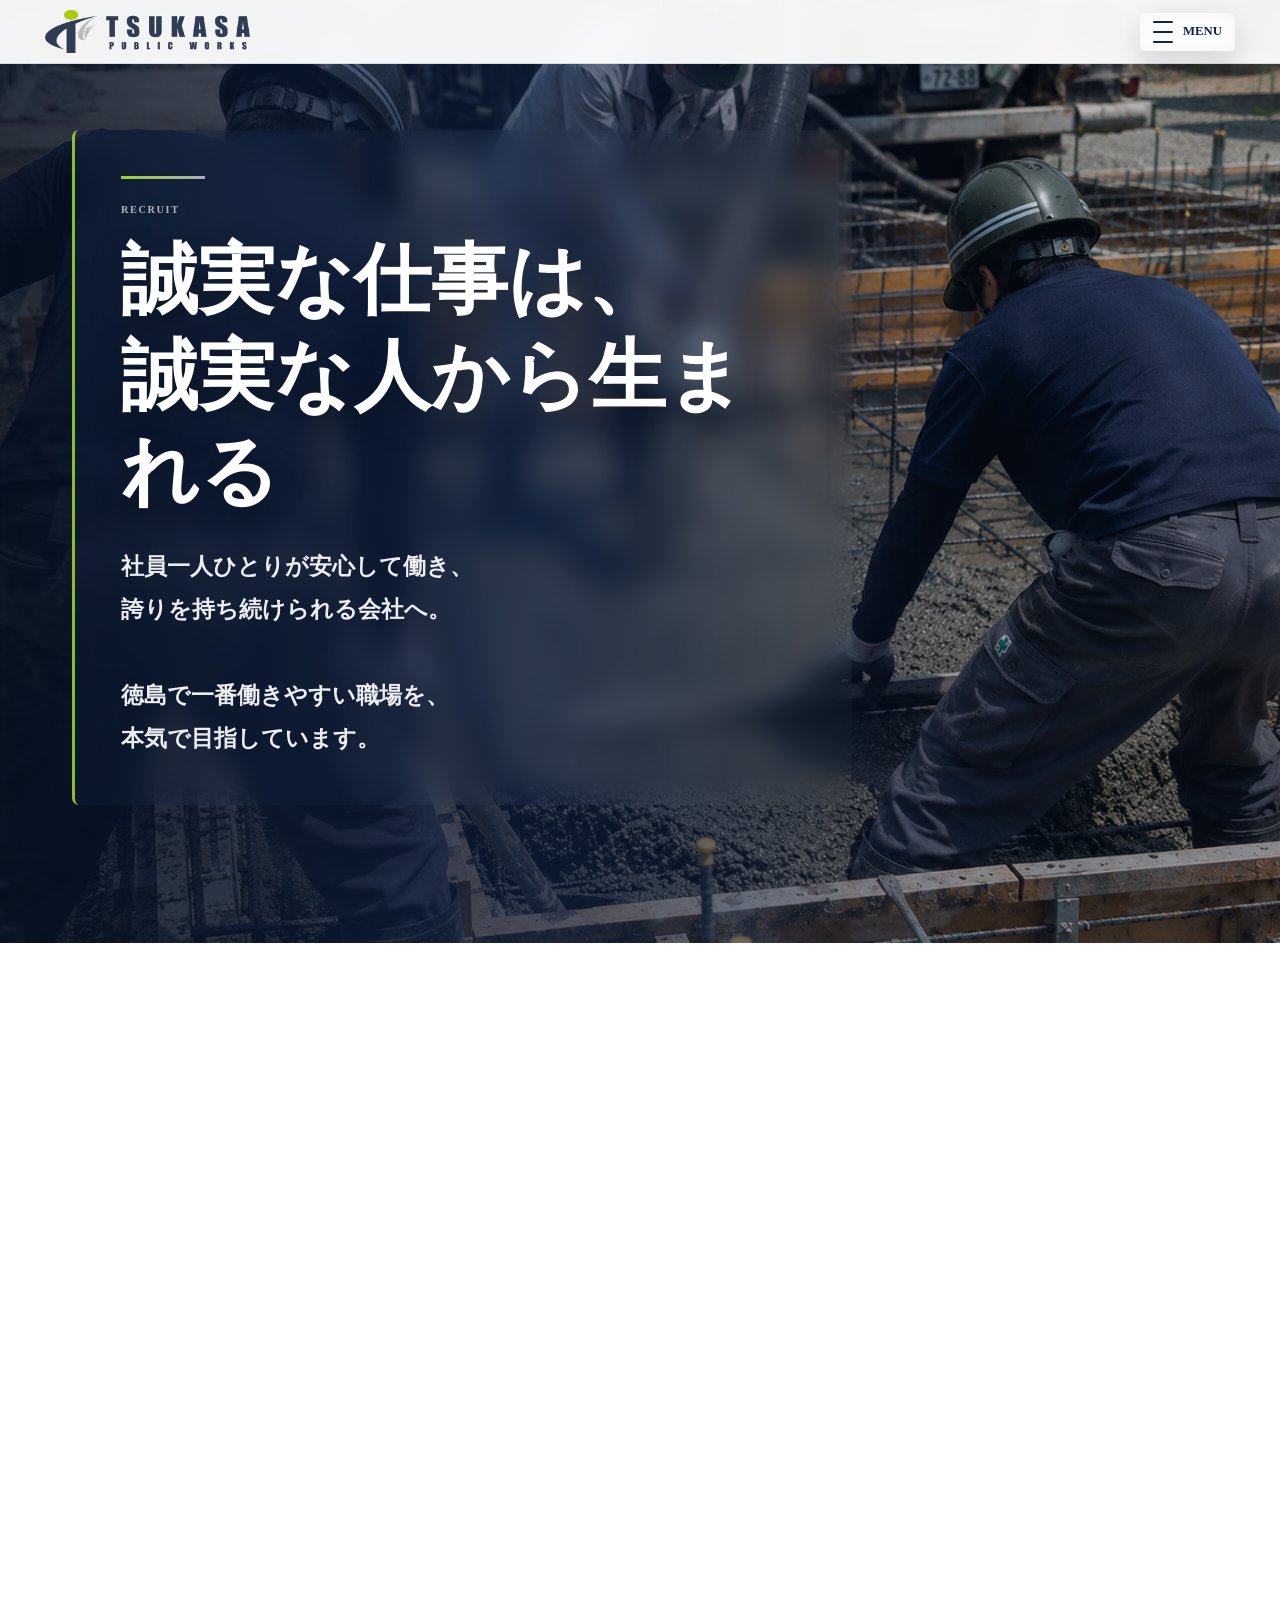
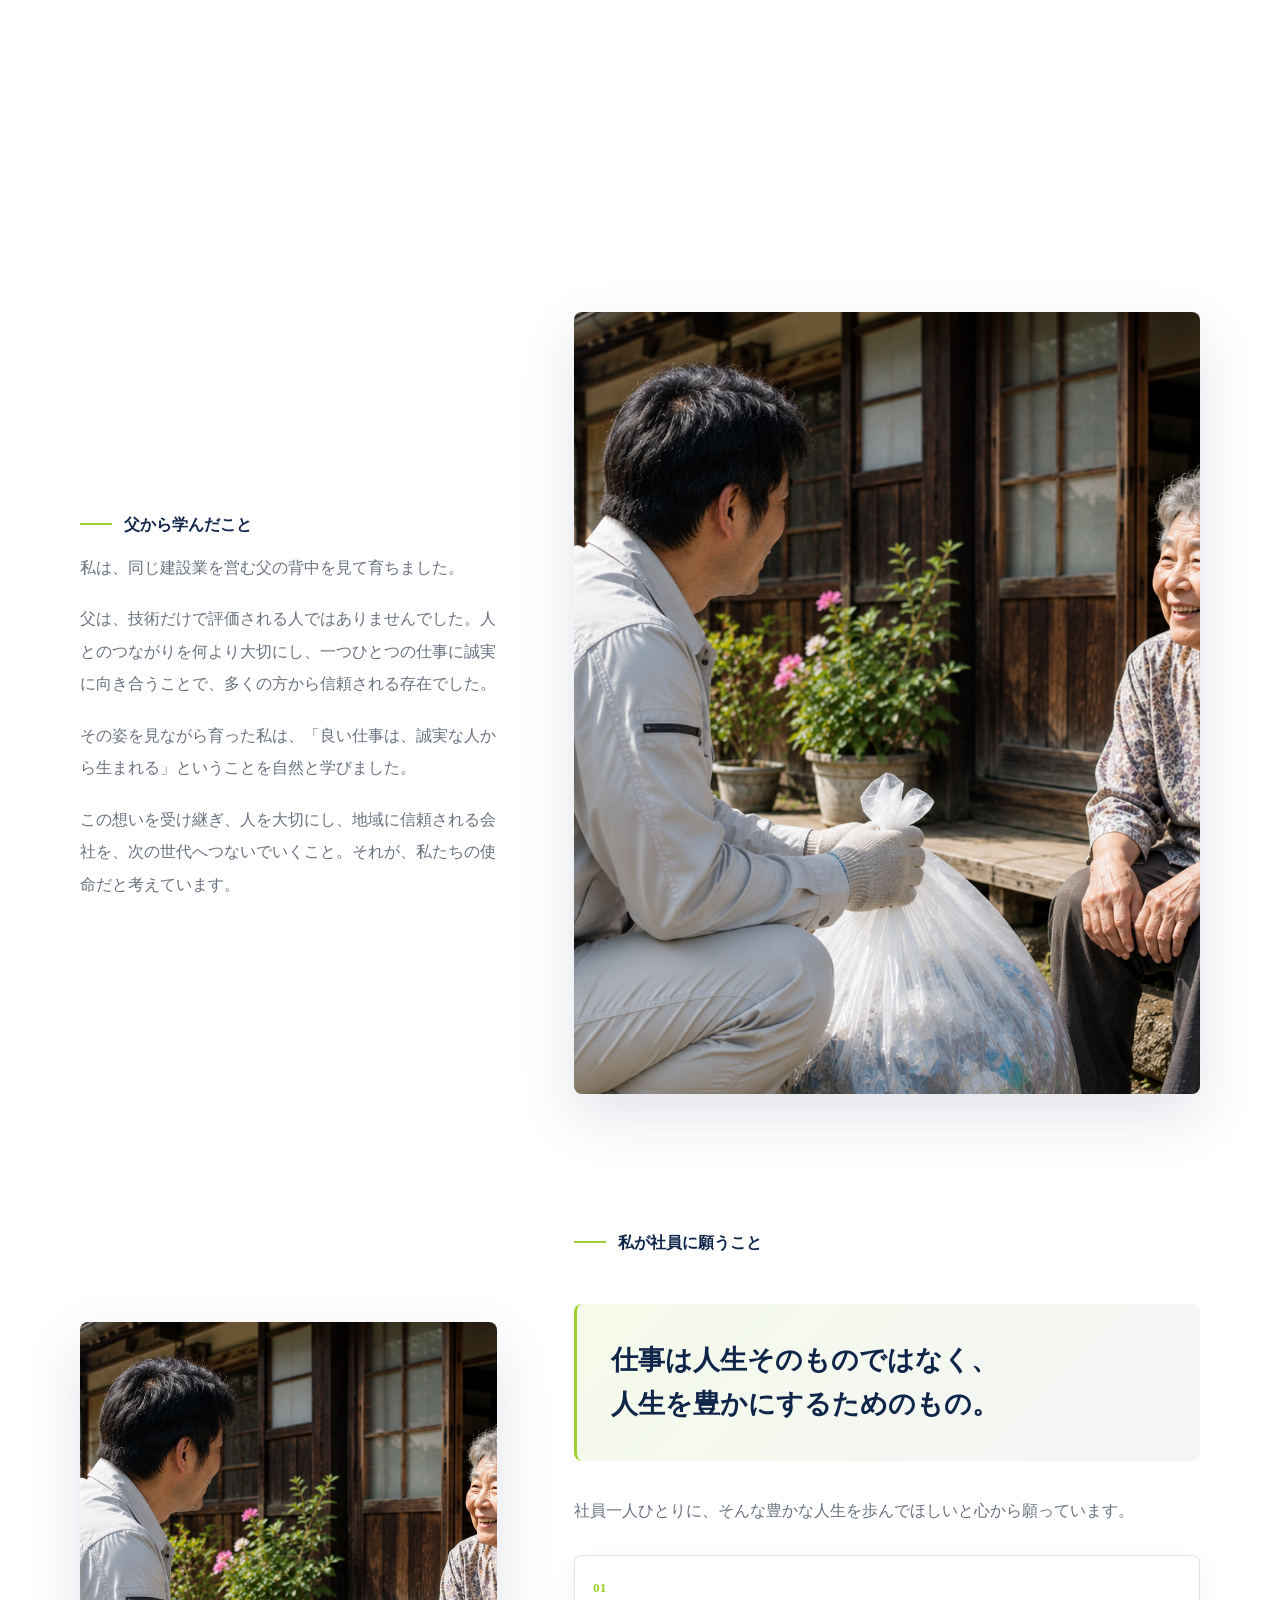
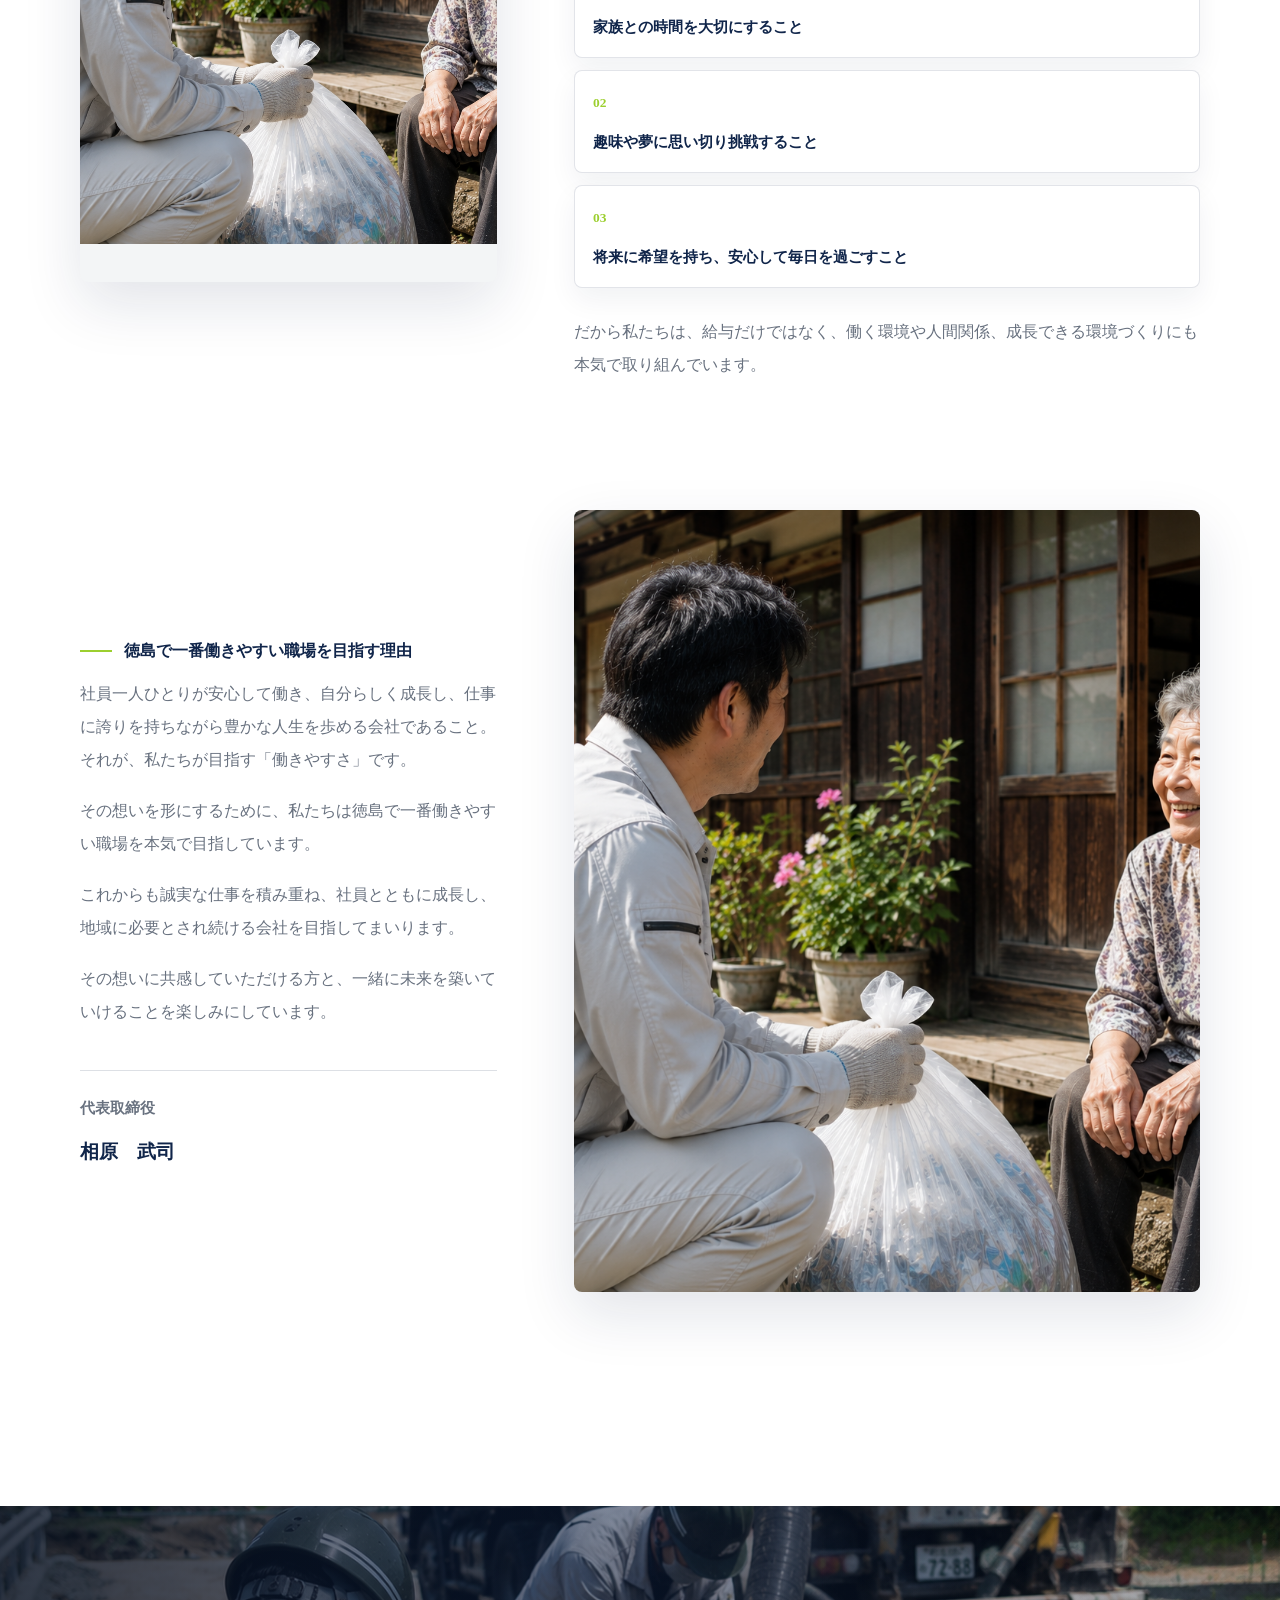
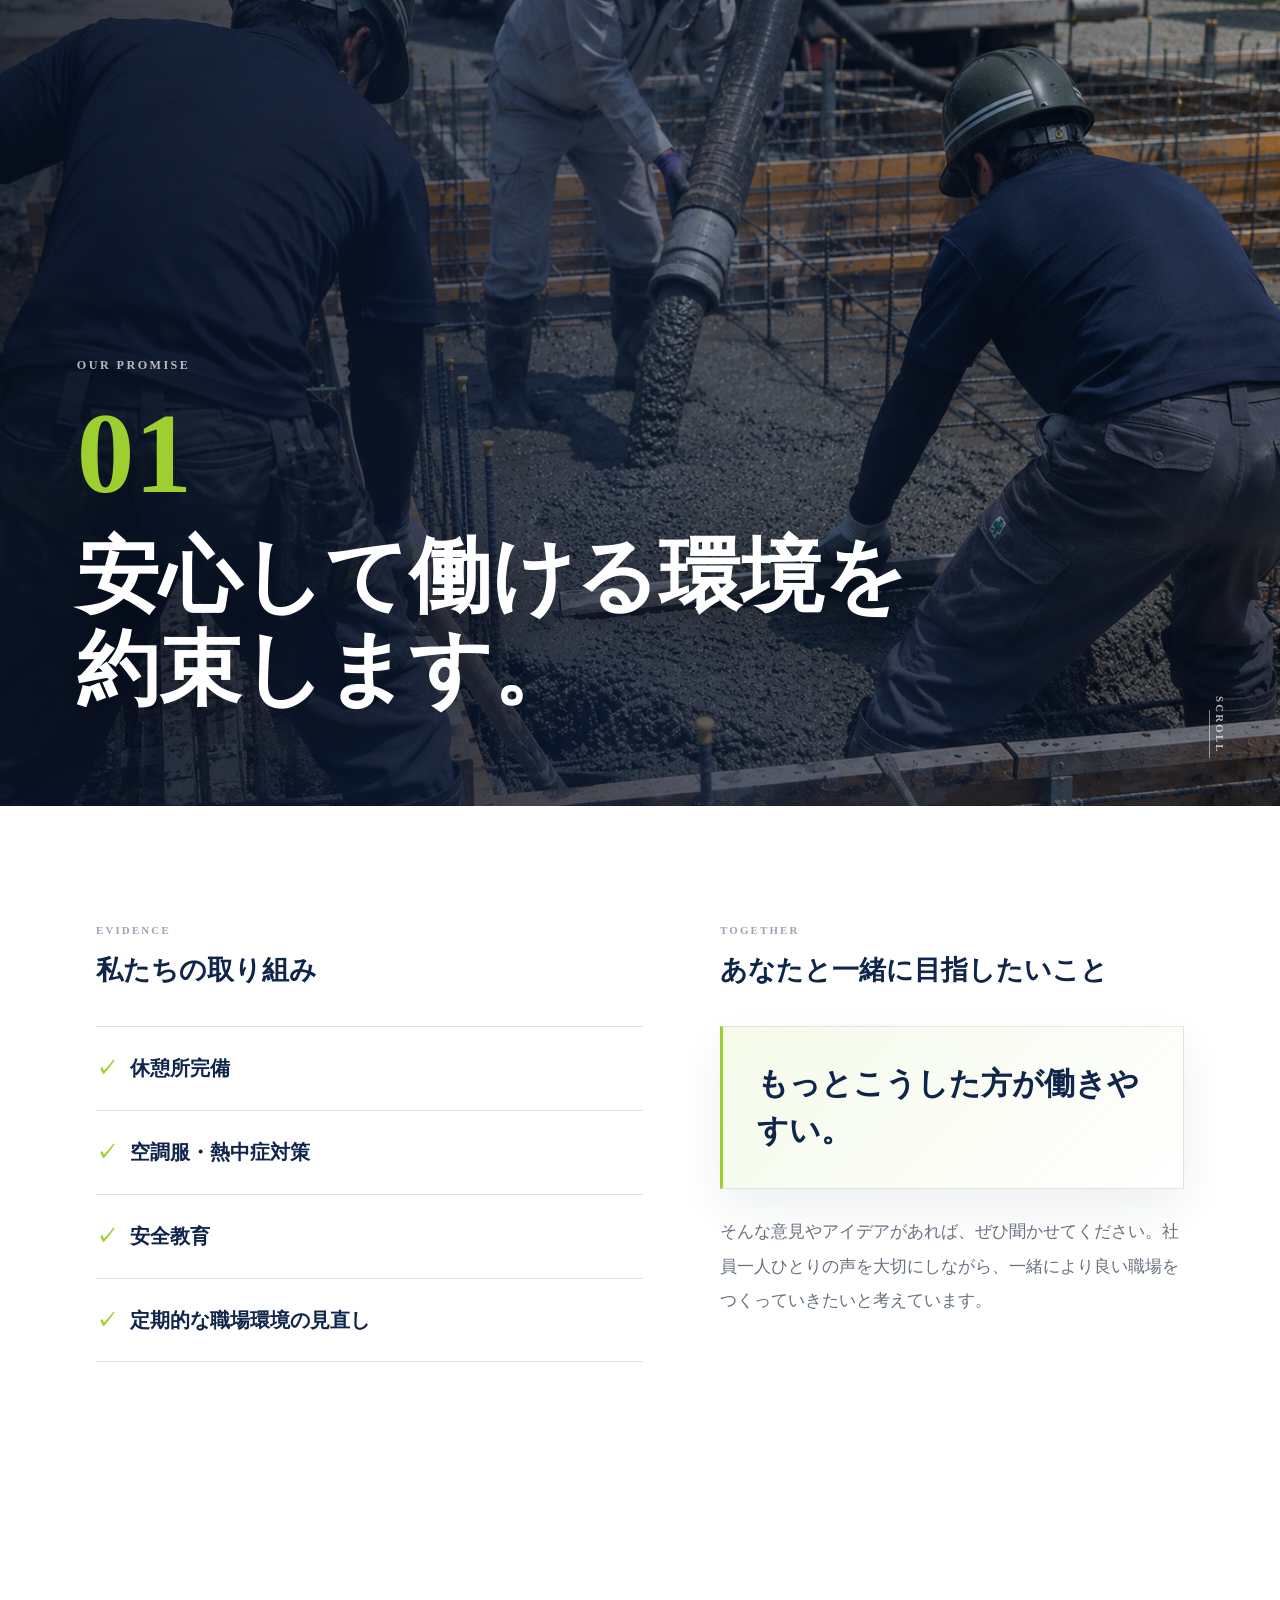
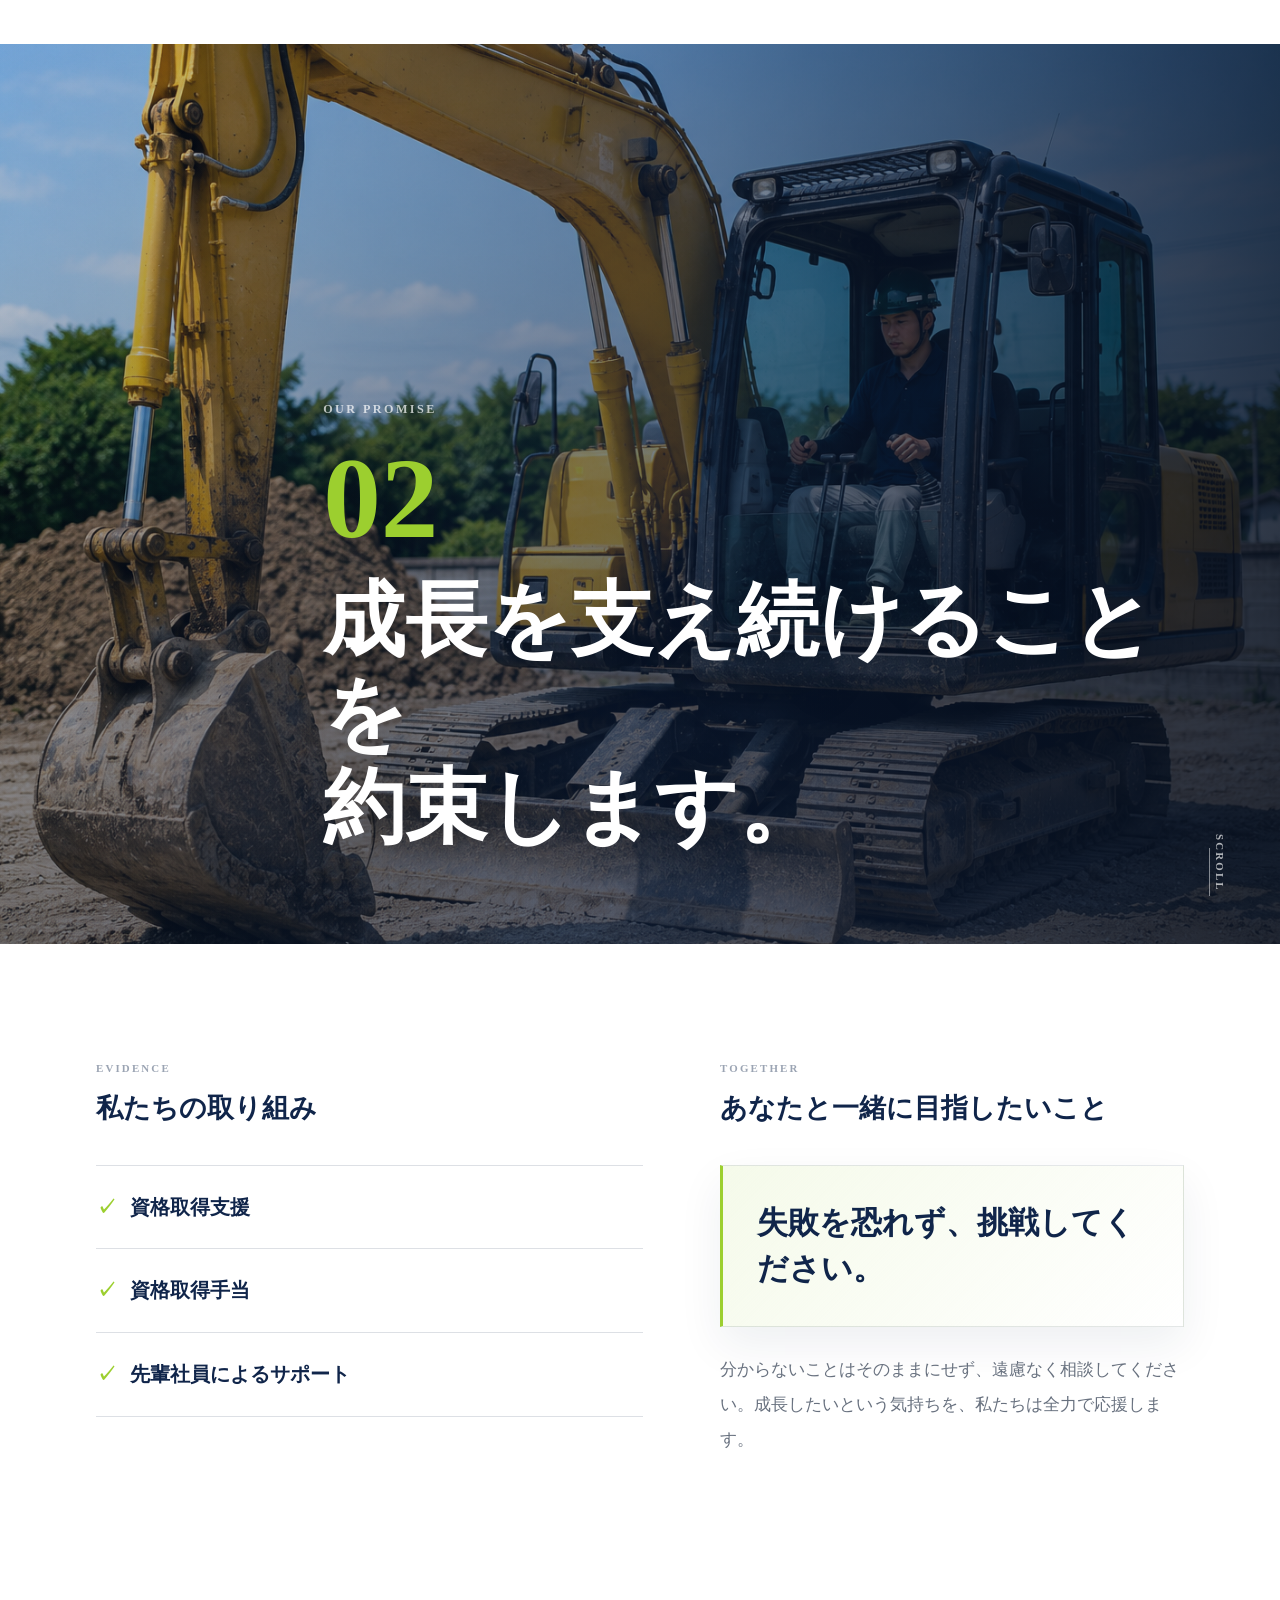
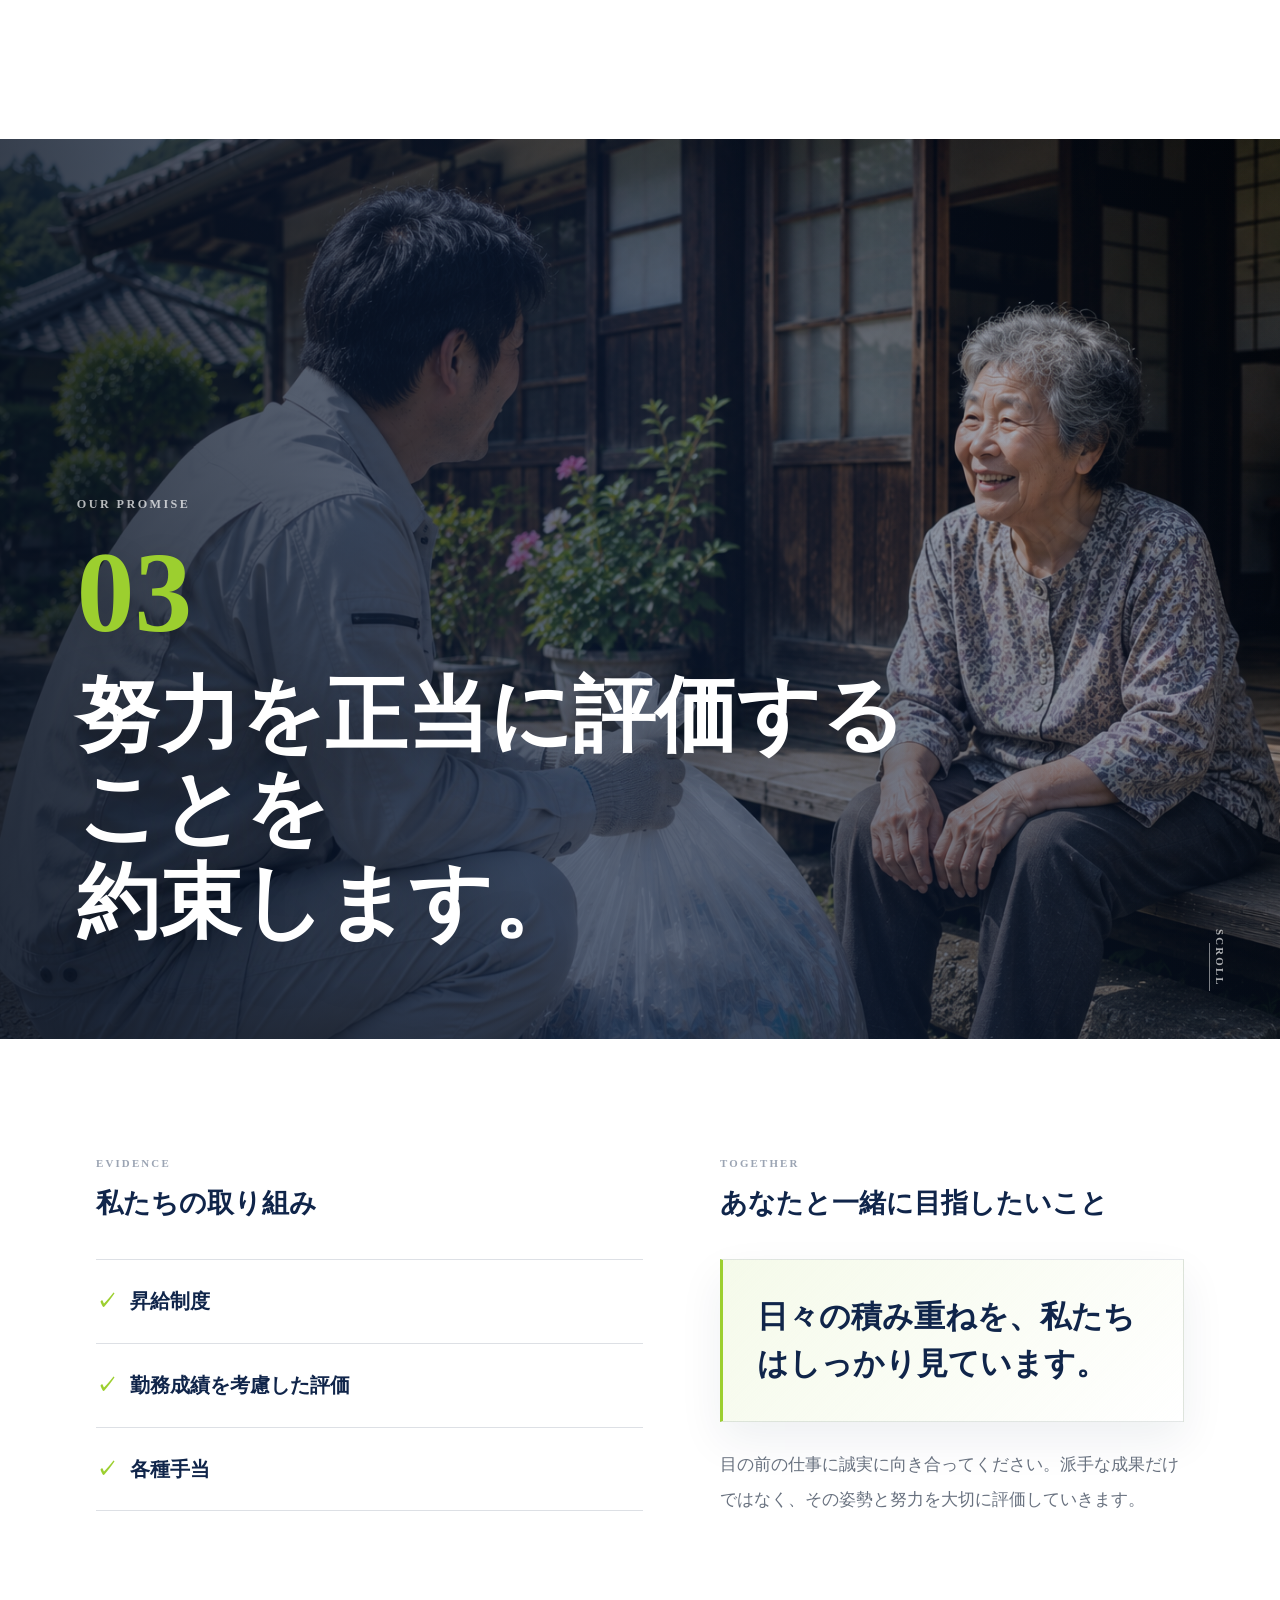
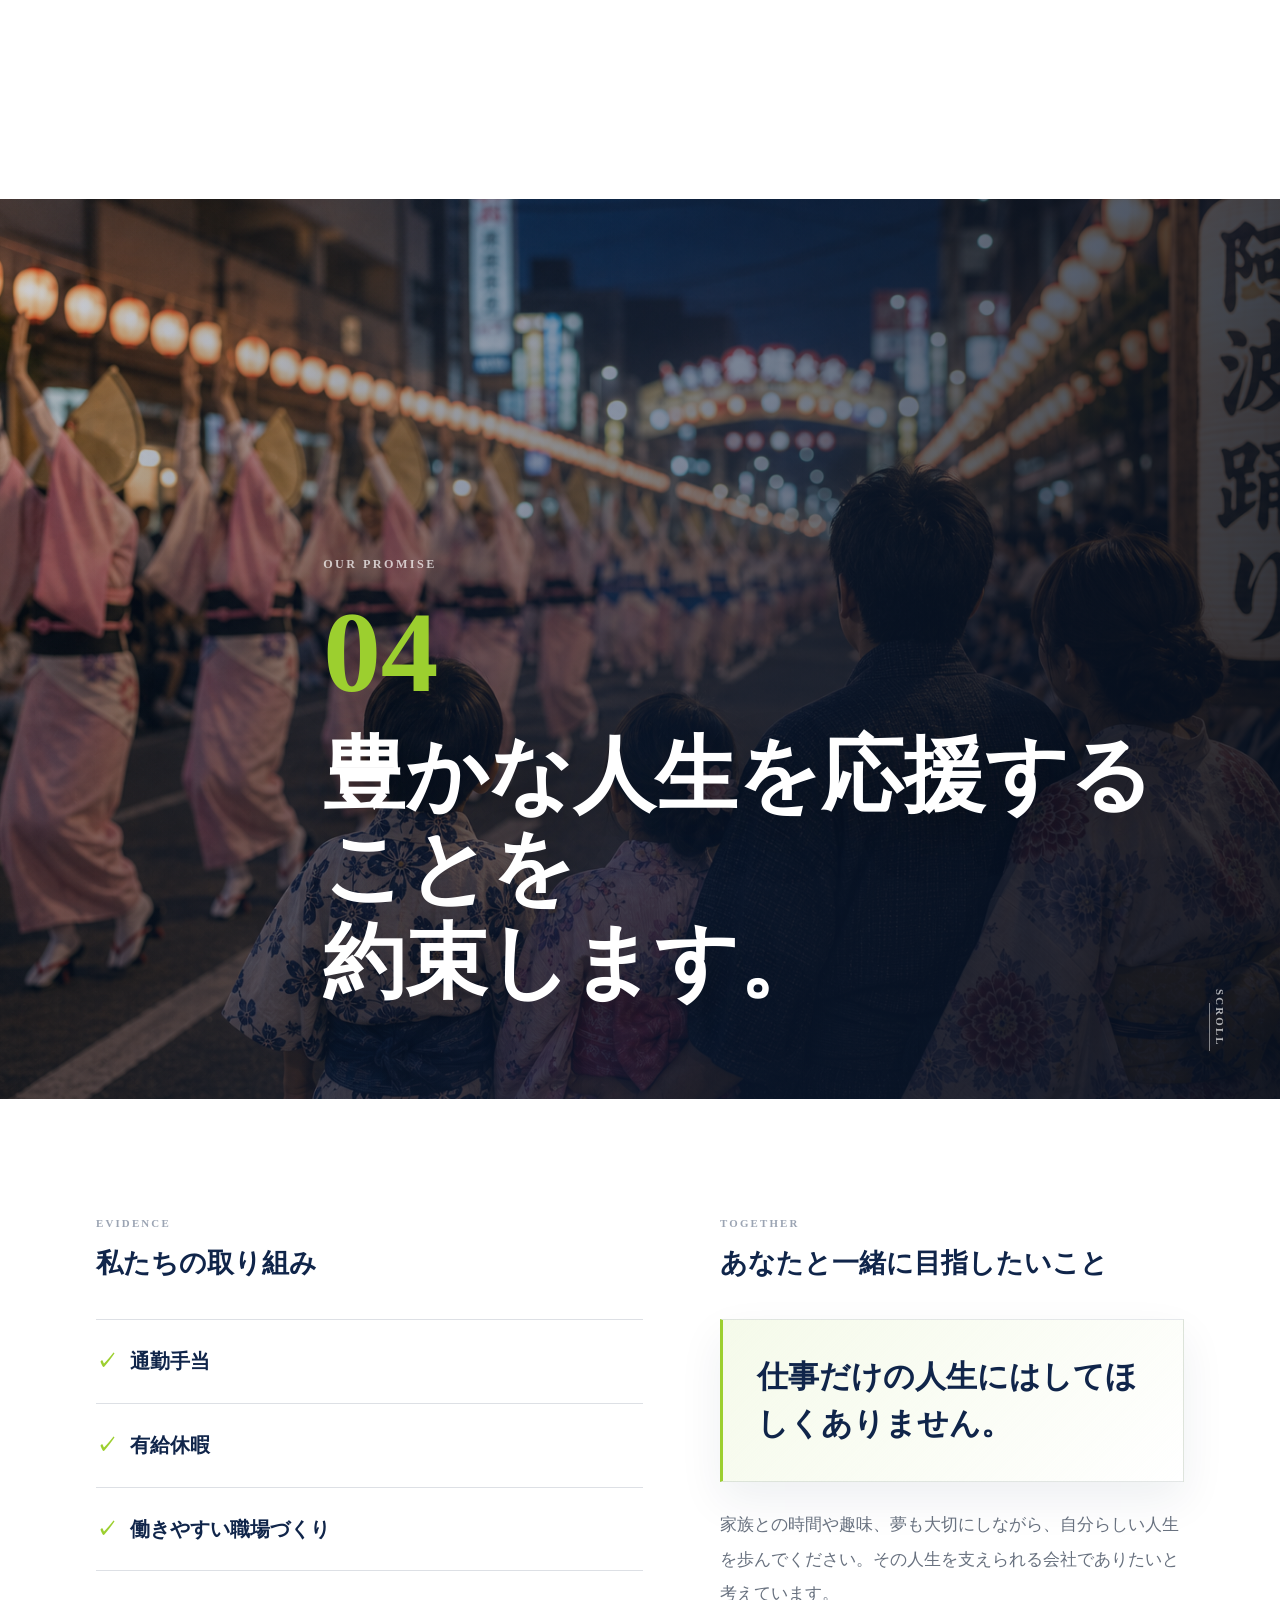
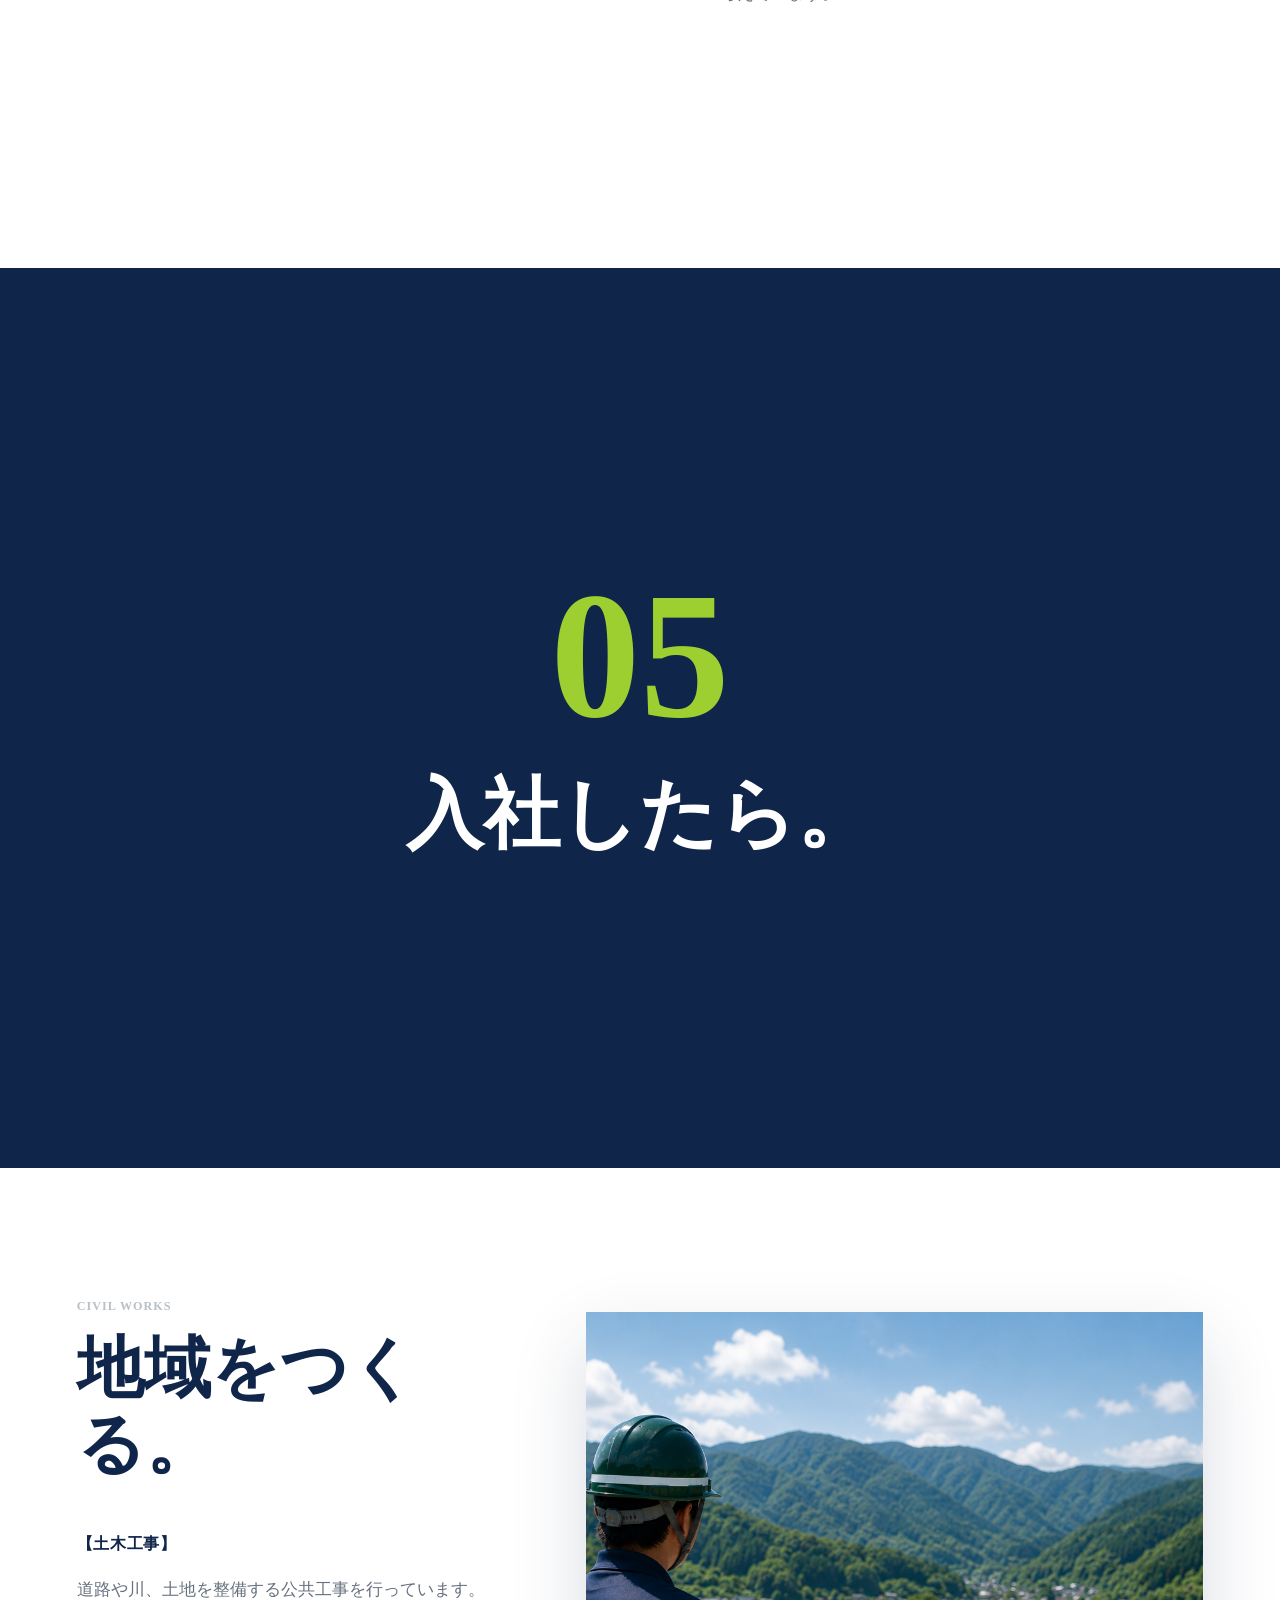
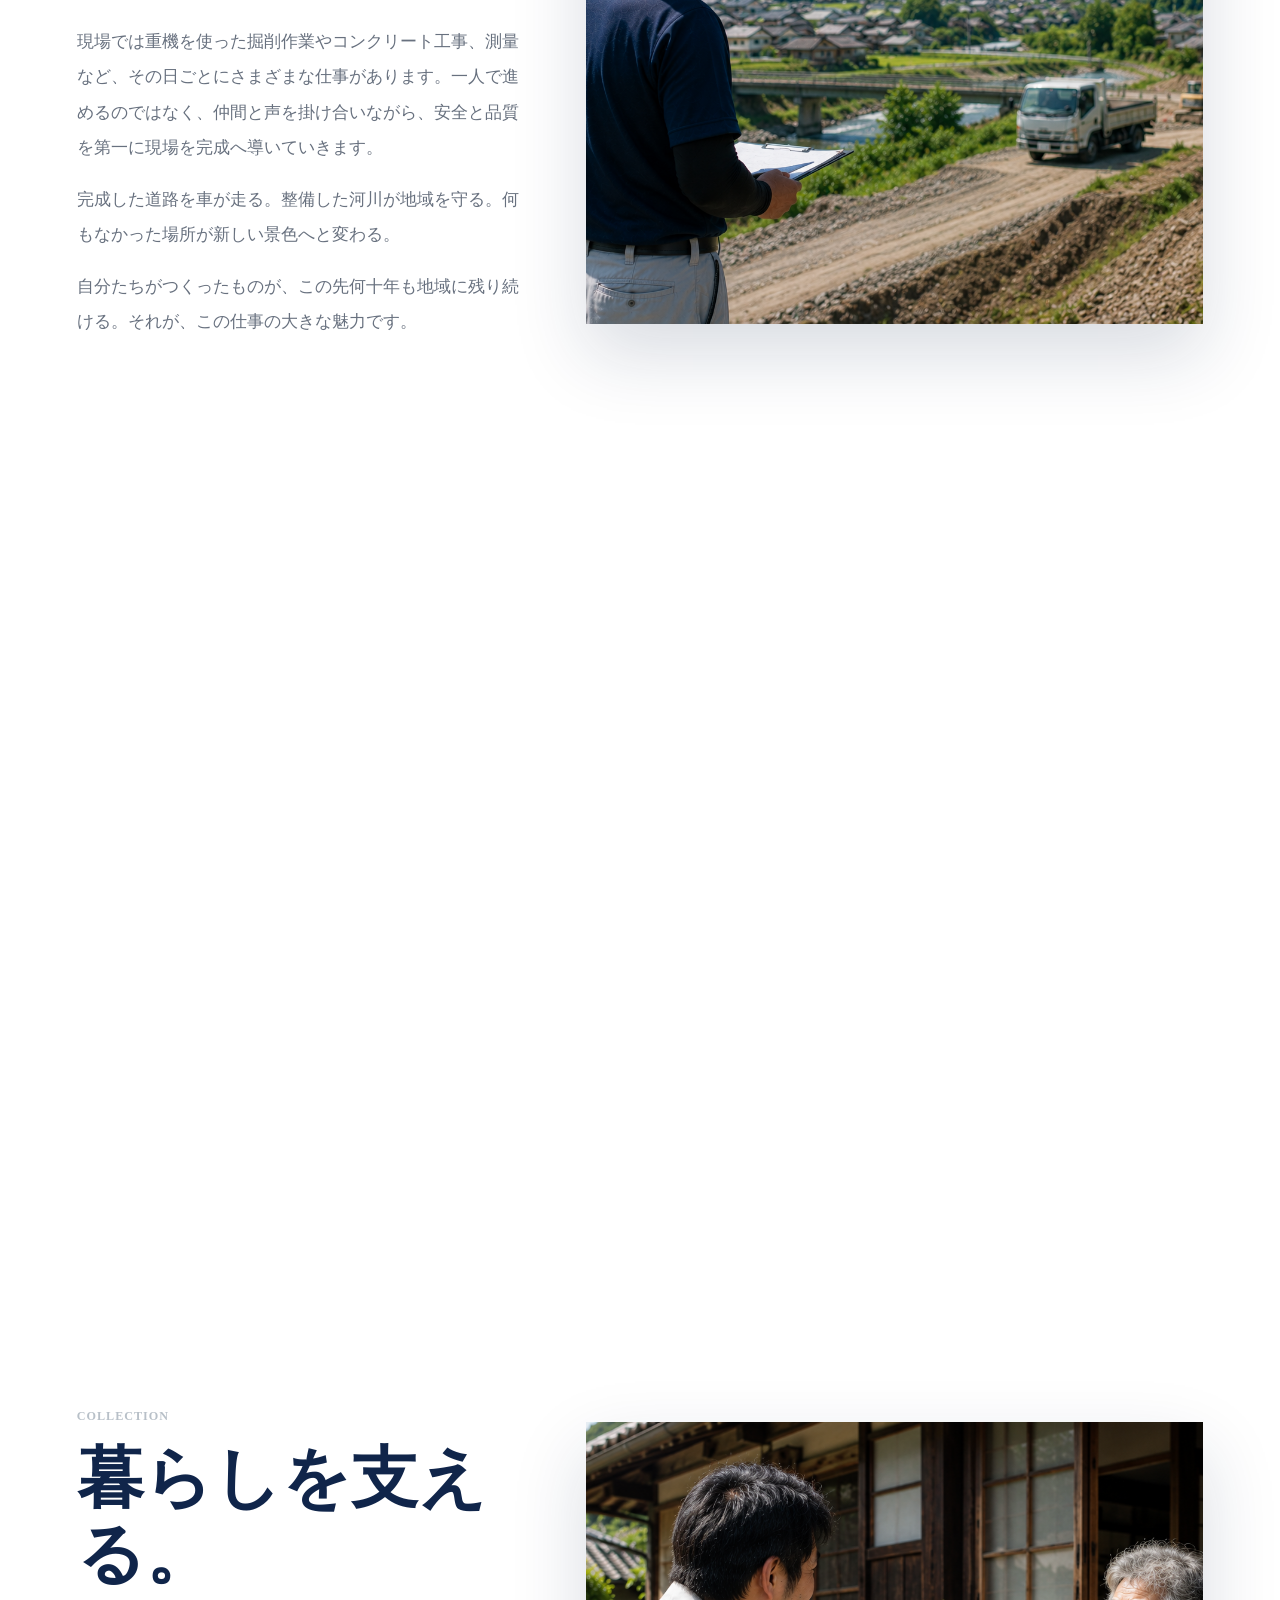
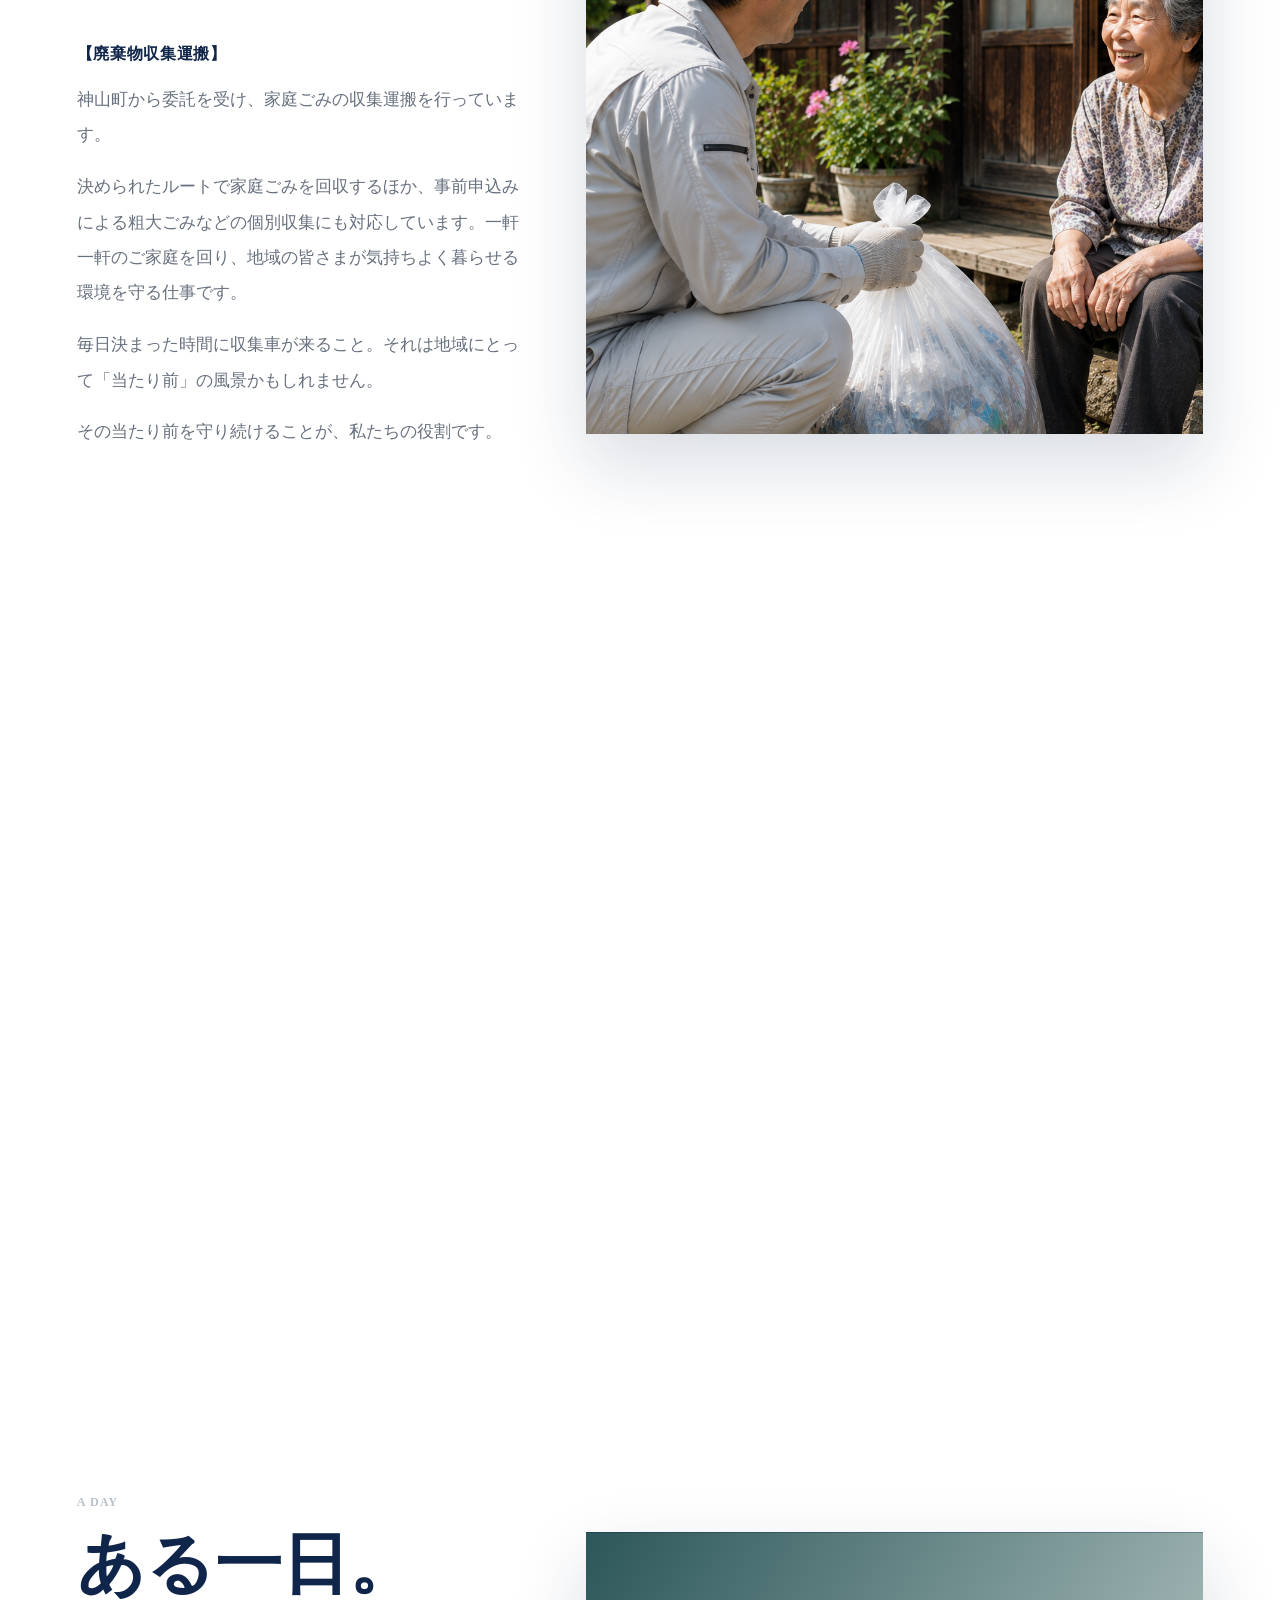
<file: recruit.html>
﻿<!doctype html>
<html lang="ja">
  <head>
    <meta charset="utf-8" />
    <meta name="viewport" content="width=device-width, initial-scale=1" />
    <title>株式会社 ツカサパブリックワークス 採用サイト</title>
    <meta
      name="description"
      content="株式会社 ツカサパブリックワークスの採用サイト。土木建設と地域の暮らしと環境を支える収集運搬業務を担う施工管理、現場スタッフ、収集ドライバー、収集作業スタッフを募集しています。"
    />
    <link rel="stylesheet" href="./styles.css?v=20260703-company-latest" />
  </head>
  <body>
    <header class="site-header">
      <a class="brand" href="./index.html" aria-label="株式会社 ツカサパブリックワークス トップページへ">
        <img class="brand-logo" src="./assets/logo-header-transparent.png" alt="株式会社 ツカサパブリックワークス 採用情報" />
      </a>
      <input class="menu-toggle" type="checkbox" id="site-menu-toggle" aria-hidden="true" />
      <label class="menu-button" for="site-menu-toggle" aria-label="Open menu">
        <span></span>
        <span></span>
        <span></span>
        <strong>MENU</strong>
      </label>
      <nav class="nav" aria-label="主要ナビゲーション">
        <a href="./index.html">トップ</a>
        <details class="nav-group">
          <summary class="nav-cta nav-parent">事業内容</summary>
          <div class="nav-submenu">
            <a href="./construction.html">土木建設事業</a>
            <a href="./collection.html">収集運搬業務</a>
          </div>
        </details>
        <a href="./works.html">業務実績</a>
        <a href="./contact.html">お問い合わせ</a>
        <a href="./company.html">会社情報</a>
        <a href="./recruit.html">採用情報</a>
        <a href="./recruit-guideline.html">募集要項</a>
      </nav>
    </header>

    <main id="top">
      <section class="hero page-hero recruit-hero" aria-label="採用メインビジュアル">
        <img class="hero-image" src="./assets/recruit-cta-work.png" alt="土木工事の現場で誠実に作業するスタッフ" />
        <div class="hero-overlay"></div>
        <div class="hero-content">
          <p class="eyebrow">Recruit</p>
          <h1>誠実な仕事は、<br />誠実な人から生まれる</h1>
          <p class="lead">
            社員一人ひとりが安心して働き、<br />
            誇りを持ち続けられる会社へ。<br /><br />
            徳島で一番働きやすい職場を、<br />
            本気で目指しています。
          </p>
        </div>
      </section>

      <section class="section representative-message" id="representative-message" aria-labelledby="representative-message-title">
        <div class="representative-heading" data-reveal>
          <p class="section-kicker">OUR MESSAGE</p>
          <h2 id="representative-message-title">私たちが一番大切にしていること</h2>
        </div>
        <div class="message-stagger">
          <article class="message-panel" data-reveal>
            <figure class="representative-photo">
              <img src="./assets/value-community.png" alt="代表写真の仮画像" />
            </figure>
            <div class="message-panel-copy">
              <span class="message-story-label">ご挨拶</span>
              <p>この度は、株式会社ツカサパブリックワークスの採用ページをご覧いただき、誠にありがとうございます。</p>
              <p>私たちは、道路や河川などの社会インフラを支え、地域の皆様が安心して暮らせる環境づくりに取り組んでいます。しかし、私が会社経営で何より大切にしているのは、工事そのものではなく「人」です。</p>
            </div>
          </article>

          <article class="message-panel is-reversed" data-reveal>
            <figure class="representative-photo">
              <img src="./assets/value-community.png" alt="代表写真の仮画像" />
            </figure>
            <div class="message-panel-copy">
              <span class="message-story-label">父から学んだこと</span>
              <p>私は、同じ建設業を営む父の背中を見て育ちました。</p>
              <p>父は、技術だけで評価される人ではありませんでした。人とのつながりを何より大切にし、一つひとつの仕事に誠実に向き合うことで、多くの方から信頼される存在でした。</p>
              <p>その姿を見ながら育った私は、「良い仕事は、誠実な人から生まれる」ということを自然と学びました。</p>
              <p>この想いを受け継ぎ、人を大切にし、地域に信頼される会社を、次の世代へつないでいくこと。それが、私たちの使命だと考えています。</p>
            </div>
          </article>

          <article class="message-panel" data-reveal>
            <figure class="representative-photo">
              <img src="./assets/value-community.png" alt="代表写真の仮画像" />
            </figure>
            <div class="message-panel-copy">
              <span class="message-story-label">私が社員に願うこと</span>
              <blockquote class="representative-quote">
                <p>仕事は人生そのものではなく、<br />人生を豊かにするためのもの。</p>
              </blockquote>
              <p>社員一人ひとりに、そんな豊かな人生を歩んでほしいと心から願っています。</p>
              <div class="representative-wishes" aria-label="社員に願うこと">
                <article>
                  <span>01</span>
                  <strong>家族との時間を大切にすること</strong>
                </article>
                <article>
                  <span>02</span>
                  <strong>趣味や夢に思い切り挑戦すること</strong>
                </article>
                <article>
                  <span>03</span>
                  <strong>将来に希望を持ち、安心して毎日を過ごすこと</strong>
                </article>
              </div>
              <p>だから私たちは、給与だけではなく、働く環境や人間関係、成長できる環境づくりにも本気で取り組んでいます。</p>
            </div>
          </article>

          <article class="message-panel is-reversed" data-reveal>
            <figure class="representative-photo">
              <img src="./assets/value-community.png" alt="代表写真の仮画像" />
            </figure>
            <div class="message-panel-copy">
              <span class="message-story-label">徳島で一番働きやすい職場を目指す理由</span>
              <p>社員一人ひとりが安心して働き、自分らしく成長し、仕事に誇りを持ちながら豊かな人生を歩める会社であること。それが、私たちが目指す「働きやすさ」です。</p>
              <p>その想いを形にするために、私たちは徳島で一番働きやすい職場を本気で目指しています。</p>
              <p>これからも誠実な仕事を積み重ね、社員とともに成長し、地域に必要とされ続ける会社を目指してまいります。</p>
              <p>その想いに共感していただける方と、一緒に未来を築いていけることを楽しみにしています。</p>
              <div class="representative-signature">
                <span>代表取締役</span>
                <strong>相原　武司</strong>
              </div>
            </div>
          </article>
        </div>
      </section>

      <div class="recruit-promises promise-cinema" id="promises" aria-labelledby="promises-title">
        <section class="promise-story promise-01">
          <div class="promise-hero" aria-labelledby="promises-title">
            <img src="./assets/recruit-cta-work.png" alt="安全に配慮しながら現場で作業するスタッフ" />
            <div class="promise-hero-overlay"></div>
            <div class="promise-hero-copy" data-reveal>
              <p class="section-kicker">OUR PROMISE</p>
              <span class="promise-number-large">01</span>
              <h2 id="promises-title">安心して働ける環境を<br />約束します。</h2>
            </div>
            <span class="promise-scroll">SCROLL</span>
          </div>
          <div class="promise-detail" data-reveal>
            <div class="promise-evidence">
              <p class="section-kicker">Evidence</p>
              <h3>私たちの取り組み</h3>
              <ul>
                <li>休憩所完備</li>
                <li>空調服・熱中症対策</li>
                <li>安全教育</li>
                <li>定期的な職場環境の見直し</li>
              </ul>
            </div>
            <div class="promise-together">
              <p class="section-kicker">Together</p>
              <h3>あなたと一緒に目指したいこと</h3>
              <blockquote>もっとこうした方が働きやすい。</blockquote>
              <p>そんな意見やアイデアがあれば、ぜひ聞かせてください。社員一人ひとりの声を大切にしながら、一緒により良い職場をつくっていきたいと考えています。</p>
            </div>
          </div>
        </section>

        <section class="promise-story promise-02">
          <div class="promise-hero">
            <img src="./assets/business-construction.png" alt="技術を磨きながら現場で働くスタッフ" />
            <div class="promise-hero-overlay"></div>
            <div class="promise-hero-copy" data-reveal>
              <p class="section-kicker">OUR PROMISE</p>
              <span class="promise-number-large">02</span>
              <h2>成長を支え続けることを<br />約束します。</h2>
            </div>
            <span class="promise-scroll">SCROLL</span>
          </div>
          <div class="promise-detail" data-reveal>
            <div class="promise-evidence">
              <p class="section-kicker">Evidence</p>
              <h3>私たちの取り組み</h3>
              <ul>
                <li>資格取得支援</li>
                <li>資格取得手当</li>
                <li>先輩社員によるサポート</li>
              </ul>
            </div>
            <div class="promise-together">
              <p class="section-kicker">Together</p>
              <h3>あなたと一緒に目指したいこと</h3>
              <blockquote>失敗を恐れず、挑戦してください。</blockquote>
              <p>分からないことはそのままにせず、遠慮なく相談してください。成長したいという気持ちを、私たちは全力で応援します。</p>
            </div>
          </div>
        </section>

        <section class="promise-story promise-03">
          <div class="promise-hero">
            <img src="./assets/value-community.png" alt="地域の方と向き合いながら誠実に働く様子" />
            <div class="promise-hero-overlay"></div>
            <div class="promise-hero-copy" data-reveal>
              <p class="section-kicker">OUR PROMISE</p>
              <span class="promise-number-large">03</span>
              <h2>努力を正当に評価することを<br />約束します。</h2>
            </div>
            <span class="promise-scroll">SCROLL</span>
          </div>
          <div class="promise-detail" data-reveal>
            <div class="promise-evidence">
              <p class="section-kicker">Evidence</p>
              <h3>私たちの取り組み</h3>
              <ul>
                <li>昇給制度</li>
                <li>勤務成績を考慮した評価</li>
                <li>各種手当</li>
              </ul>
            </div>
            <div class="promise-together">
              <p class="section-kicker">Together</p>
              <h3>あなたと一緒に目指したいこと</h3>
              <blockquote>日々の積み重ねを、私たちはしっかり見ています。</blockquote>
              <p>目の前の仕事に誠実に向き合ってください。派手な成果だけではなく、その姿勢と努力を大切に評価していきます。</p>
            </div>
          </div>
        </section>

        <section class="promise-story promise-04">
          <div class="promise-hero">
            <img src="./assets/vision-future.png" alt="徳島の未来と豊かな暮らしを象徴する風景" />
            <div class="promise-hero-overlay"></div>
            <div class="promise-hero-copy" data-reveal>
              <p class="section-kicker">OUR PROMISE</p>
              <span class="promise-number-large">04</span>
              <h2>豊かな人生を応援することを<br />約束します。</h2>
            </div>
            <span class="promise-scroll">SCROLL</span>
          </div>
          <div class="promise-detail" data-reveal>
            <div class="promise-evidence">
              <p class="section-kicker">Evidence</p>
              <h3>私たちの取り組み</h3>
              <ul>
                <li>通勤手当</li>
                <li>有給休暇</li>
                <li>働きやすい職場づくり</li>
              </ul>
            </div>
            <div class="promise-together">
              <p class="section-kicker">Together</p>
              <h3>あなたと一緒に目指したいこと</h3>
              <blockquote>仕事だけの人生にはしてほしくありません。</blockquote>
              <p>家族との時間や趣味、夢も大切にしながら、自分らしい人生を歩んでください。その人生を支えられる会社でありたいと考えています。</p>
            </div>
          </div>
        </section>
      </div>

      <section class="after-join" id="after-join" aria-labelledby="after-join-title">
        <div class="after-join-intro">
          <div data-reveal>
            <span class="after-join-number">05</span>
            <h2 id="after-join-title">入社したら。</h2>
          </div>
        </div>

        <div class="after-scroll-block" data-after-block>
          <div class="after-sticky">
            <div class="after-copy">
              <p class="section-kicker">Civil Works</p>
              <h3>地域をつくる。</h3>
              <p class="after-category">【土木工事】</p>
              <p>
                道路や川、土地を整備する公共工事を行っています。
              </p>
              <p>
                現場では重機を使った掘削作業やコンクリート工事、測量など、その日ごとにさまざまな仕事があります。一人で進めるのではなく、仲間と声を掛け合いながら、安全と品質を第一に現場を完成へ導いていきます。
              </p>
              <p>
                完成した道路を車が走る。整備した河川が地域を守る。何もなかった場所が新しい景色へと変わる。
              </p>
              <p>
                自分たちがつくったものが、この先何十年も地域に残り続ける。それが、この仕事の大きな魅力です。
              </p>
            </div>
            <div class="after-media" aria-hidden="true">
              <img class="is-active" src="./assets/business-construction.png" alt="" data-after-image="0" />
              <img src="./assets/construction-hero.png" alt="" data-after-image="1" />
              <img src="./assets/promise-site.png" alt="" data-after-image="2" />
            </div>
          </div>
          <div class="after-steps" aria-hidden="true">
            <span data-after-step="0"></span>
            <span data-after-step="1"></span>
            <span data-after-step="2"></span>
          </div>
        </div>

        <div class="after-scroll-block" data-after-block>
          <div class="after-sticky">
            <div class="after-copy">
              <p class="section-kicker">Collection</p>
              <h3>暮らしを支える。</h3>
              <p class="after-category">【廃棄物収集運搬】</p>
              <p>
                神山町から委託を受け、家庭ごみの収集運搬を行っています。
              </p>
              <p>
                決められたルートで家庭ごみを回収するほか、事前申込みによる粗大ごみなどの個別収集にも対応しています。一軒一軒のご家庭を回り、地域の皆さまが気持ちよく暮らせる環境を守る仕事です。
              </p>
              <p>
                毎日決まった時間に収集車が来ること。それは地域にとって「当たり前」の風景かもしれません。
              </p>
              <p>
                その当たり前を守り続けることが、私たちの役割です。
              </p>
            </div>
            <div class="after-media" aria-hidden="true">
              <img class="is-active" src="./assets/mission-collection.png" alt="" data-after-image="0" />
              <img src="./assets/business-collection-truck.png" alt="" data-after-image="1" />
              <img src="./assets/value-community.png" alt="" data-after-image="2" />
            </div>
          </div>
          <div class="after-steps" aria-hidden="true">
            <span data-after-step="0"></span>
            <span data-after-step="1"></span>
            <span data-after-step="2"></span>
          </div>
        </div>

        <div class="after-scroll-block after-day" data-after-block>
          <div class="after-sticky">
            <div class="after-copy">
              <p class="section-kicker">A Day</p>
              <h3>ある一日。</h3>
              <ol class="after-timeline">
                <li class="is-active" data-after-time="0"><time>08:00</time><span>出社・準備</span></li>
                <li data-after-time="1"><time>08:30</time><span>作業開始</span></li>
                <li data-after-time="2"><time>10:00</time><span>休憩</span></li>
                <li data-after-time="3"><time>10:30</time><span>作業再開</span></li>
                <li data-after-time="4"><time>12:00</time><span>昼休憩</span></li>
                <li data-after-time="5"><time>13:00</time><span>午後の作業</span></li>
                <li data-after-time="6"><time>15:00</time><span>休憩</span></li>
                <li data-after-time="7"><time>15:30</time><span>作業再開</span></li>
                <li data-after-time="8"><time>17:00</time><span>打ち合わせ・終業</span></li>
              </ol>
              <blockquote>
                翌日の準備を終え、一日の仕事が完了します。現場は変わっても、地域の暮らしを支えるという役割は変わりません。
              </blockquote>
            </div>
            <div class="after-media" aria-hidden="true">
              <img class="is-active" src="./assets/recruit-hero.png" alt="" data-after-image="0" />
              <img src="./assets/business-construction.png" alt="" data-after-image="1" />
              <img src="./assets/community-hero.png" alt="" data-after-image="2" />
              <img src="./assets/construction-hero.png" alt="" data-after-image="3" />
              <img src="./assets/value-community.png" alt="" data-after-image="4" />
              <img src="./assets/promise-site.png" alt="" data-after-image="5" />
              <img src="./assets/mission-collection.png" alt="" data-after-image="6" />
              <img src="./assets/business-collection-truck.png" alt="" data-after-image="7" />
              <img src="./assets/vision-future.png" alt="" data-after-image="8" />
            </div>
          </div>
          <div class="after-steps" aria-hidden="true">
            <span data-after-step="0"></span>
            <span data-after-step="1"></span>
            <span data-after-step="2"></span>
            <span data-after-step="3"></span>
            <span data-after-step="4"></span>
            <span data-after-step="5"></span>
            <span data-after-step="6"></span>
            <span data-after-step="7"></span>
            <span data-after-step="8"></span>
          </div>
        </div>
      </section>

      <section class="recruit-guideline-cta" aria-labelledby="guideline-cta-title">
        <img src="./assets/vision-future.png" alt="地域の未来を見つめる家族の風景" />
        <div class="recruit-guideline-overlay"></div>
        <div class="recruit-guideline-inner">
          <h2 id="guideline-cta-title" data-reveal>あなたの未来へ。</h2>
          <div class="recruit-guideline-copy" data-reveal>
            <p>ここまでご覧いただき、ありがとうございます。</p>
            <p>ツカサで働く毎日を、少しでも想像していただけたでしょうか。</p>
            <p>仕事内容や働く環境、私たちの想いに共感していただけたなら、次は募集要項をご覧ください。</p>
            <p>給与や休日、福利厚生など、応募に必要な情報をご確認いただけます。</p>
          </div>
          <a class="recruit-guideline-button" href="./recruit-guideline.html" data-reveal>募集要項を見る</a>
        </div>
      </section>

      <section class="friendly-contact" aria-label="お問い合わせへの導線">
        <div>
          <p class="section-kicker">Contact</p>
          <h2>ちょっとしたご相談も、お気軽に。</h2>
          <p>工事・収集運搬・採用・会社に関することなど、どんな小さなことでもお気軽にお問い合わせください。</p>
        </div>
        <a class="friendly-contact-button" href="./contact.html">お問い合わせページへ</a>
      </section>
    </main>

    <footer class="site-footer">
      <div class="footer-inner">
        <div class="footer-brand">
          <img src="./assets/logo-header-transparent.png" alt="株式会社 ツカサパブリックワークス" />
          <p>地域インフラを築き、暮らしを守る。</p>
        </div>
        <div class="footer-info">
          <h2>株式会社 ツカサパブリックワークス</h2>
          <p><a href="https://www.google.com/maps/search/?api=1&query=%E5%BE%B3%E5%B3%B6%E7%9C%8C%E5%90%8D%E8%A5%BF%E9%83%A1%E7%A5%9E%E5%B1%B1%E7%94%BA%E9%98%BF%E9%87%8E%E5%AD%97%E5%8D%97%E8%A1%8C%E8%80%85%E9%87%8E182%E7%95%AA%E5%9C%B0" target="_blank" rel="noopener">〒771-3211 徳島県名西郡神山町阿野字南行者野182番地</a></p>
          <p>TEL <a href="tel:0886781115">（088）678－1115</a></p>
          <p>FAX （088）678－1116</p>
          <p><a href="mailto:tsukasa-pw@mb.tcn.ne.jp">tsukasa-pw@mb.tcn.ne.jp</a></p>
        </div>
        <nav class="footer-links" aria-label="フッターナビゲーション">
          <a href="./index.html#top">トップ</a>
          <a href="./index.html#services">事業</a>
          <a href="./construction.html">土木建設事業</a>
          <a href="./collection.html">収集運搬業務</a>
          <a href="./works.html">業務実績</a>
          <a href="./contact.html">お問い合わせ</a>
        <a href="./company.html">会社情報</a>
            <a href="./recruit.html">採用情報</a>
          <a href="./recruit-guideline.html">募集要項</a>
        </nav>
      </div>
      <div class="footer-bottom">
        <small>&copy; 2026 Tsukasa Public Works Co., Ltd.</small>
      </div>
    </footer>
    <script src="./menu.js?v=20260703-company-latest"></script>
  </body>
</html>
</file>
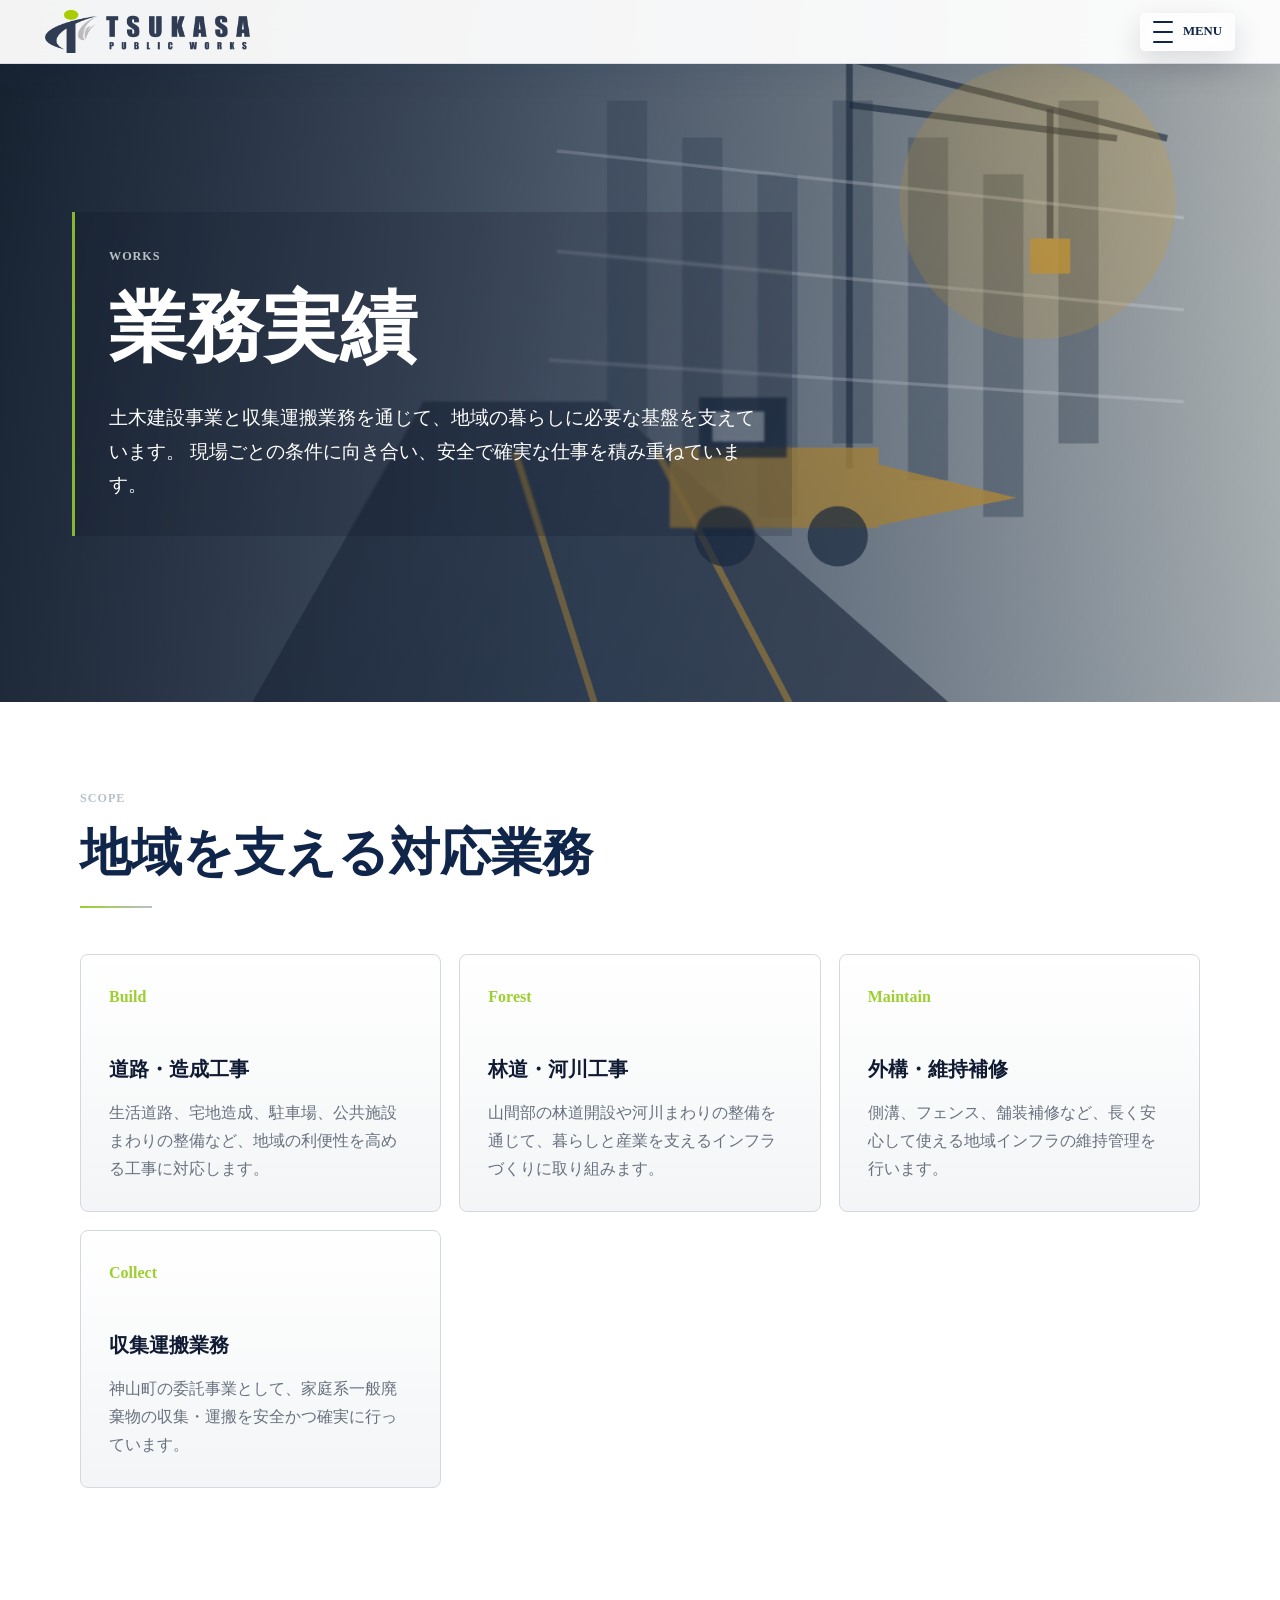
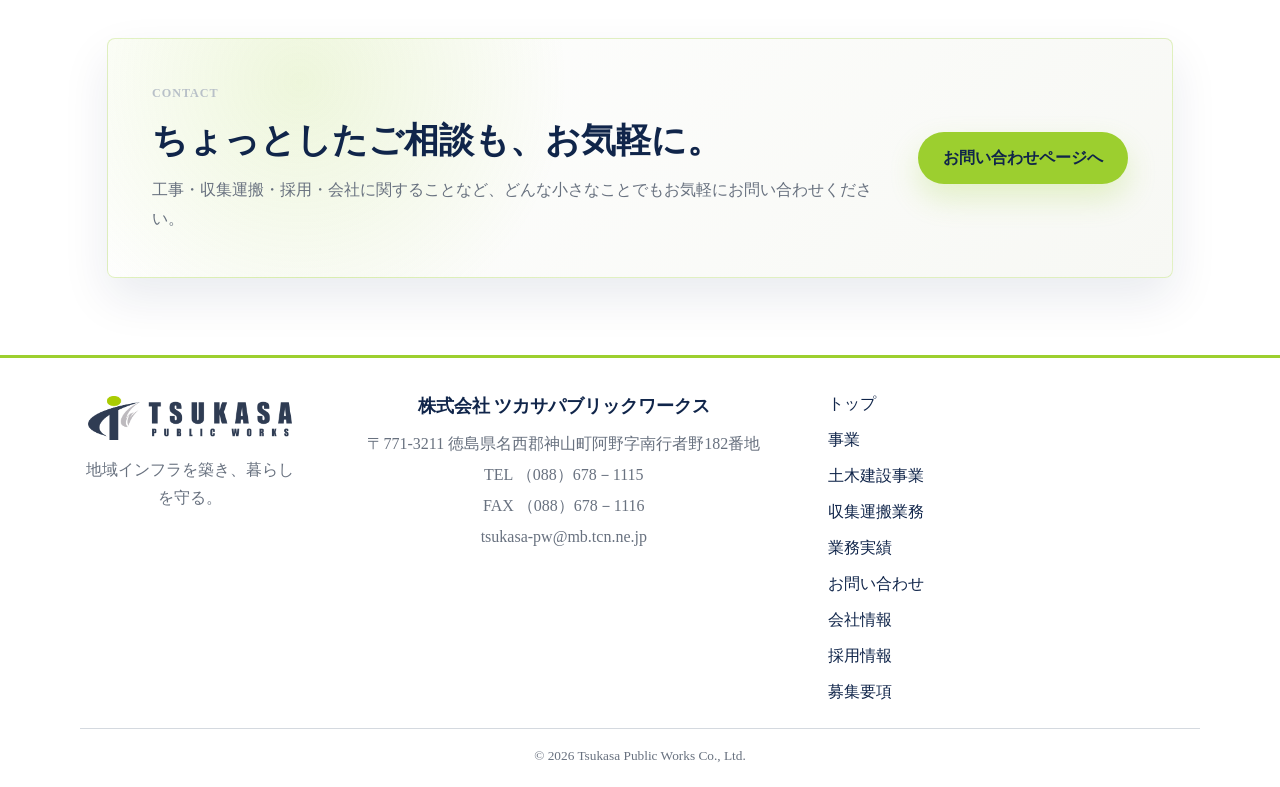
<file: works.html>
﻿<!doctype html>
<html lang="ja">
  <head>
    <meta charset="utf-8" />
    <meta name="viewport" content="width=device-width, initial-scale=1" />
    <title>業務実績 | 株式会社 ツカサパブリックワークス</title>
    <meta
      name="description"
      content="株式会社 ツカサパブリックワークスの業務実績。道路・造成工事、林道・河川工事、維持補修、収集運搬業務など地域を支える取り組みを紹介します。"
    />
    <link rel="stylesheet" href="./styles.css?v=20260703-company-latest" />
  </head>
  <body>
    <header class="site-header">
      <a class="brand" href="./index.html" aria-label="株式会社 ツカサパブリックワークス トップページへ">
        <img class="brand-logo" src="./assets/logo-header-transparent.png" alt="株式会社 ツカサパブリックワークス" />
      </a>
      <input class="menu-toggle" type="checkbox" id="site-menu-toggle" aria-hidden="true" />
      <label class="menu-button" for="site-menu-toggle" aria-label="Open menu">
        <span></span>
        <span></span>
        <span></span>
        <strong>MENU</strong>
      </label>
      <nav class="nav" aria-label="主要ナビゲーション">
        <a href="./index.html">トップ</a>
        <details class="nav-group">
          <summary class="nav-cta nav-parent">事業内容</summary>
          <div class="nav-submenu">
            <a href="./construction.html">土木建設事業</a>
            <a href="./collection.html">収集運搬業務</a>
          </div>
        </details>
        <a href="./works.html">業務実績</a>
        <a href="./contact.html">お問い合わせ</a>
        <a href="./company.html">会社情報</a>
        <a href="./recruit.html">採用情報</a>
        <a href="./recruit-guideline.html">募集要項</a>
      </nav>
    </header>

    <main id="top">
      <section class="hero page-hero">
        <img class="hero-image" src="./assets/construction-hero.png" alt="地域インフラを支える土木工事の現場" />
        <div class="hero-overlay"></div>
        <div class="hero-content">
          <p class="eyebrow">Works</p>
          <h1>業務実績</h1>
          <p class="lead">
            土木建設事業と収集運搬業務を通じて、地域の暮らしに必要な基盤を支えています。
            現場ごとの条件に向き合い、安全で確実な仕事を積み重ねています。
          </p>
        </div>
      </section>

      <section class="section">
        <div class="section-heading">
          <p class="section-kicker">Scope</p>
          <h2>地域を支える対応業務</h2>
        </div>
        <div class="service-grid">
          <article class="service-card">
            <span class="number">Build</span>
            <h3>道路・造成工事</h3>
            <p>生活道路、宅地造成、駐車場、公共施設まわりの整備など、地域の利便性を高める工事に対応します。</p>
          </article>
          <article class="service-card">
            <span class="number">Forest</span>
            <h3>林道・河川工事</h3>
            <p>山間部の林道開設や河川まわりの整備を通じて、暮らしと産業を支えるインフラづくりに取り組みます。</p>
          </article>
          <article class="service-card">
            <span class="number">Maintain</span>
            <h3>外構・維持補修</h3>
            <p>側溝、フェンス、舗装補修など、長く安心して使える地域インフラの維持管理を行います。</p>
          </article>
          <article class="service-card">
            <span class="number">Collect</span>
            <h3>収集運搬業務</h3>
            <p>神山町の委託事業として、家庭系一般廃棄物の収集・運搬を安全かつ確実に行っています。</p>
          </article>
        </div>
      </section>

      <section class="friendly-contact" aria-label="お問い合わせへの導線">
        <div>
          <p class="section-kicker">Contact</p>
          <h2>ちょっとしたご相談も、お気軽に。</h2>
          <p>工事・収集運搬・採用・会社に関することなど、どんな小さなことでもお気軽にお問い合わせください。</p>
        </div>
        <a class="friendly-contact-button" href="./contact.html">お問い合わせページへ</a>
      </section>
    </main>

    <footer class="site-footer">
      <div class="footer-inner">
        <div class="footer-brand">
          <img src="./assets/logo-header-transparent.png" alt="株式会社 ツカサパブリックワークス" />
          <p>地域インフラを築き、暮らしを守る。</p>
        </div>
        <div class="footer-info">
          <h2>株式会社 ツカサパブリックワークス</h2>
          <p><a href="https://www.google.com/maps/search/?api=1&query=%E5%BE%B3%E5%B3%B6%E7%9C%8C%E5%90%8D%E8%A5%BF%E9%83%A1%E7%A5%9E%E5%B1%B1%E7%94%BA%E9%98%BF%E9%87%8E%E5%AD%97%E5%8D%97%E8%A1%8C%E8%80%85%E9%87%8E182%E7%95%AA%E5%9C%B0" target="_blank" rel="noopener">〒771-3211 徳島県名西郡神山町阿野字南行者野182番地</a></p>
          <p>TEL <a href="tel:0886781115">（088）678－1115</a></p>
          <p>FAX （088）678－1116</p>
          <p><a href="mailto:tsukasa-pw@mb.tcn.ne.jp">tsukasa-pw@mb.tcn.ne.jp</a></p>
        </div>
        <nav class="footer-links" aria-label="フッターナビゲーション">
          <a href="./index.html#top">トップ</a>
          <a href="./index.html#services">事業</a>
          <a href="./construction.html">土木建設事業</a>
          <a href="./collection.html">収集運搬業務</a>
          <a href="./works.html">業務実績</a>
          <a href="./contact.html">お問い合わせ</a>
        <a href="./company.html">会社情報</a>
            <a href="./recruit.html">採用情報</a>
        <a href="./recruit-guideline.html">募集要項</a>
        </nav>
      </div>
      <div class="footer-bottom">
        <small>&copy; 2026 Tsukasa Public Works Co., Ltd.</small>
      </div>
    </footer>
    <script src="./menu.js?v=20260703-company-latest"></script>
  </body>
</html>
</file>
<file: styles.css>
:root {
  --ink: #101b33;
  --muted: #68717f;
  --line: #d4d9df;
  --paper: #ffffff;
  --soft: #f3f5f6;
  --brand: #9ccf2f;
  --brand-dark: #10254a;
  --accent: #b8c0c8;
  --max: 1120px;
}

* {
  box-sizing: border-box;
}

html {
  scroll-behavior: smooth;
  overflow-x: hidden;
}

@keyframes fadeUp {
  from {
    opacity: 0;
    transform: translateY(18px);
  }

  to {
    opacity: 1;
    transform: translateY(0);
  }
}

@keyframes slowZoom {
  from {
    transform: scale(1);
  }

  to {
    transform: scale(1.045);
  }
}

@keyframes slideInLeft {
  from {
    opacity: 0;
    transform: translateX(-34px);
  }

  to {
    opacity: 1;
    transform: translateX(0);
  }
}

@keyframes slideInRight {
  from {
    opacity: 0;
    transform: translateX(34px);
  }

  to {
    opacity: 1;
    transform: translateX(0);
  }
}

body {
  margin: 0;
  color: var(--ink);
  background: var(--paper);
  font-family: "Yu Mincho", "Hiragino Mincho ProN", "Hiragino Mincho Pro", "MS PMincho", Georgia, serif;
  line-height: 1.75;
  overflow-x: hidden;
}

a {
  color: inherit;
  text-decoration: none;
}

.site-header {
  position: fixed;
  z-index: 20;
  top: 0;
  left: 0;
  right: 0;
  display: grid;
  grid-template-columns: minmax(220px, 420px) auto;
  align-items: center;
  gap: clamp(18px, 3vw, 42px);
  min-height: 64px;
  padding: 8px clamp(16px, 3.5vw, 46px);
  background: rgba(255, 255, 255, 0.95);
  border-bottom: 1px solid rgba(16, 37, 74, 0.12);
  box-shadow: 0 12px 28px rgba(16, 37, 74, 0.08);
  backdrop-filter: blur(14px);
  transition: background 220ms ease, box-shadow 220ms ease;
}

.brand {
  display: inline-flex;
  align-items: center;
  gap: 10px;
  min-width: 0;
  font-weight: 600;
}

.brand-logo {
  display: block;
  width: auto;
  max-width: 100%;
  height: clamp(32px, 3.6vw, 44px);
  object-fit: contain;
  filter: none;
}

.brand-mark {
  display: grid;
  place-items: center;
  width: 36px;
  height: 36px;
  color: var(--brand-dark);
  background: linear-gradient(135deg, var(--brand), #d7e7b3 48%, var(--accent));
  border-radius: 7px;
}

.menu-toggle {
  position: absolute;
  inline-size: 1px;
  block-size: 1px;
  opacity: 0;
  pointer-events: none;
}

.menu-button {
  justify-self: end;
  display: inline-grid;
  grid-template-columns: 20px auto;
  align-items: center;
  gap: 8px 10px;
  min-height: 38px;
  padding: 7px 12px;
  color: var(--brand-dark);
  background: linear-gradient(135deg, rgba(255, 255, 255, 0.28), rgba(255, 255, 255, 0.16));
  border: 1px solid rgba(255, 255, 255, 0.34);
  border-radius: 5px;
  box-shadow: 0 12px 30px rgba(7, 17, 34, 0.14);
  backdrop-filter: blur(12px);
  cursor: pointer;
  font-weight: 600;
  line-height: 1;
  transition: background 420ms cubic-bezier(0.16, 1, 0.3, 1), transform 420ms cubic-bezier(0.16, 1, 0.3, 1), box-shadow 420ms cubic-bezier(0.16, 1, 0.3, 1);
}

.menu-button span {
  grid-column: 1;
  display: block;
  width: 20px;
  height: 2px;
  background: currentColor;
  border-radius: 999px;
  transition: transform 380ms cubic-bezier(0.16, 1, 0.3, 1), opacity 280ms ease;
}

.menu-button strong {
  grid-column: 2;
  grid-row: 1 / 4;
  font-size: 0.8rem;
}

.menu-button:hover {
  background: linear-gradient(135deg, rgba(255, 255, 255, 0.38), rgba(255, 255, 255, 0.22));
  box-shadow: 0 16px 36px rgba(7, 17, 34, 0.18);
  transform: translateY(-1px);
}

.menu-toggle:checked + .menu-button span:nth-child(1) {
  transform: translateY(6px) rotate(42deg);
}

.menu-toggle:checked + .menu-button span:nth-child(2) {
  opacity: 0;
}

.menu-toggle:checked + .menu-button span:nth-child(3) {
  transform: translateY(-6px) rotate(-42deg);
}

.nav {
  position: absolute;
  top: calc(100% + 10px);
  right: clamp(16px, 3.5vw, 46px);
  display: grid;
  width: min(340px, calc(100vw - 40px));
  padding: 12px;
  gap: 6px;
  color: var(--brand-dark);
  font-size: 0.9rem;
  font-weight: 600;
  text-align: left;
  background: rgba(255, 255, 255, 0.9);
  border: 1px solid rgba(255, 255, 255, 0.68);
  border-radius: 8px;
  box-shadow: 0 22px 48px rgba(16, 37, 74, 0.13);
  backdrop-filter: blur(18px);
  opacity: 0;
  pointer-events: none;
  transform: translateY(-12px) scale(0.985);
  transform-origin: top right;
  transition: opacity 360ms ease, transform 460ms cubic-bezier(0.16, 1, 0.3, 1);
}

.nav a {
  display: inline-flex;
  align-items: center;
  justify-content: flex-start;
  min-height: 42px;
  padding: 8px 12px;
  white-space: nowrap;
  border-radius: 6px;
  transition: color 260ms ease, opacity 260ms ease, background 260ms ease;
}

.nav a:hover {
  color: var(--brand-dark);
  background: rgba(156, 207, 47, 0.12);
}

.nav-group {
  position: relative;
  display: grid;
}

.nav-group summary {
  list-style: none;
  cursor: pointer;
}

.nav-group summary::-webkit-details-marker {
  display: none;
}

.nav-parent::after {
  display: none;
  content: none;
}

.nav-submenu {
  display: grid;
  gap: 3px;
  max-height: 0;
  margin-left: 14px;
  padding-left: 12px;
  overflow: hidden;
  border-left: 0;
  opacity: 0;
  transform: translateY(-8px) scale(0.99);
  transform-origin: top;
  transition: max-height 460ms cubic-bezier(0.16, 1, 0.3, 1), opacity 340ms ease, transform 440ms cubic-bezier(0.16, 1, 0.3, 1), margin-top 320ms ease;
}

.nav-submenu a {
  min-height: 38px;
  padding-left: 12px;
  color: rgba(16, 37, 74, 0.82);
  font-size: 0.9rem;
  background: rgba(184, 192, 200, 0.1);
}

.nav-group[open] .nav-submenu {
  max-height: 110px;
  margin-top: 4px;
  opacity: 1;
  transform: translateY(0) scale(1);
}

.nav-group[open] .nav-parent::after {
  transform: rotate(225deg) translate(-1px, -1px);
}

.menu-toggle:checked ~ .nav {
  opacity: 1;
  pointer-events: auto;
  transform: translateY(0) scale(1);
}

.nav-cta {
  padding: 9px 14px;
  color: var(--brand-dark);
  background: linear-gradient(135deg, rgba(255, 255, 255, 0.82), rgba(184, 192, 200, 0.42));
  border: 1px solid rgba(184, 192, 200, 0.55);
  border-radius: 6px;
  transition: background 180ms ease, transform 180ms ease;
}

.visit-link {
  padding: 7px 12px;
  color: var(--brand-dark);
  background: rgba(156, 207, 47, 0.12);
  border: 1px solid rgba(156, 207, 47, 0.34);
  border-radius: 999px;
}

.visit-link:hover {
  color: var(--brand-dark);
  background: rgba(156, 207, 47, 0.2);
}

.nav-cta:hover {
  color: var(--brand-dark);
  background: linear-gradient(135deg, #fff, rgba(184, 192, 200, 0.58));
  transform: translateY(-1px);
}

.hero {
  position: relative;
  min-height: 84vh;
  display: grid;
  align-items: center;
  overflow: hidden;
  padding: 130px clamp(20px, 6vw, 72px) 84px;
}

.home-hero {
  min-height: 92vh;
  padding-top: 146px;
  padding-bottom: 72px;
  background: var(--brand-dark);
}

.hero-image,
.hero-overlay {
  position: absolute;
  inset: 0;
  width: 100%;
  height: 100%;
}

.hero-image {
  object-fit: cover;
  animation: slowZoom 16s ease-out both;
}

.home-hero .hero-image {
  object-fit: contain;
  object-position: center;
  filter: saturate(1.12) contrast(1.06) brightness(1.04);
}

.hero-overlay {
  background:
    linear-gradient(90deg, rgba(16, 37, 74, 0.9) 0%, rgba(16, 37, 74, 0.66) 48%, rgba(16, 37, 74, 0.18) 100%),
    linear-gradient(0deg, rgba(16, 37, 74, 0.3), rgba(156, 207, 47, 0.08));
}

.home-hero .hero-overlay {
  background:
    linear-gradient(90deg, rgba(7, 17, 34, 0.58) 0%, rgba(16, 37, 74, 0.34) 42%, rgba(16, 37, 74, 0.02) 100%),
    linear-gradient(180deg, rgba(0, 0, 0, 0.02) 0%, rgba(16, 37, 74, 0.16) 100%);
}

.hero-content {
  position: relative;
  z-index: 1;
  width: min(720px, 100%);
  color: #fff;
  animation: fadeUp 700ms ease-out both;
}

.home-hero .hero-content {
  width: min(780px, 100%);
  padding: clamp(22px, 3vw, 34px);
  margin-top: clamp(24px, 5vw, 64px);
  background: rgba(7, 17, 34, 0.14);
  border-left: 3px solid rgba(156, 207, 47, 0.92);
  backdrop-filter: blur(1px);
}

.home-hero .hero-content::before {
  content: "";
  display: block;
  width: 84px;
  height: 3px;
  margin-bottom: 22px;
  background: linear-gradient(90deg, var(--brand), rgba(184, 192, 200, 0.75));
}

.page-hero {
  min-height: 78vh;
}

.page-hero .hero-overlay {
  background:
    linear-gradient(90deg, rgba(7, 17, 34, 0.62) 0%, rgba(16, 37, 74, 0.38) 46%, rgba(16, 37, 74, 0.06) 100%),
    linear-gradient(180deg, rgba(0, 0, 0, 0.02), rgba(16, 37, 74, 0.22));
}

.page-hero .hero-content {
  padding: clamp(22px, 3vw, 34px);
  background: rgba(7, 17, 34, 0.16);
  border-left: 3px solid rgba(156, 207, 47, 0.86);
  backdrop-filter: blur(1px);
}

.recruit-hero {
  min-height: clamp(620px, 86vh, 860px);
  align-items: end;
  isolation: isolate;
}

.recruit-hero .hero-image {
  filter: saturate(0.95) contrast(1.02);
  object-position: center;
}

.recruit-hero .hero-overlay {
  background:
    linear-gradient(90deg, rgba(7, 17, 34, 0.82) 0%, rgba(16, 37, 74, 0.58) 42%, rgba(16, 37, 74, 0.12) 76%, rgba(16, 37, 74, 0.06) 100%),
    linear-gradient(180deg, rgba(16, 37, 74, 0.08) 0%, rgba(7, 17, 34, 0.36) 100%);
}

.recruit-hero .hero-content {
  width: min(780px, 100%);
  padding: clamp(26px, 3.8vw, 46px);
  margin-bottom: clamp(18px, 4.5vw, 54px);
  background:
    linear-gradient(90deg, rgba(16, 37, 74, 0.2) 0%, rgba(16, 37, 74, 0.16) 56%, rgba(16, 37, 74, 0.04) 100%);
  border-left: 3px solid rgba(156, 207, 47, 0.9);
  border-radius: 7px;
  box-shadow: 0 26px 68px rgba(7, 17, 34, 0.2);
  backdrop-filter: blur(14px);
}

.recruit-hero .hero-content::before {
  content: "";
  display: block;
  width: 84px;
  height: 3px;
  margin-bottom: 22px;
  background: linear-gradient(90deg, var(--brand), rgba(255, 255, 255, 0.64));
}

.recruit-hero .eyebrow {
  color: rgba(255, 255, 255, 0.66);
  font-size: 0.64rem;
  letter-spacing: 0.16em;
}

.recruit-hero h1 {
  font-size: clamp(2.35rem, 6vw, 5rem);
  line-height: 1.24;
  text-shadow: 0 14px 34px rgba(0, 0, 0, 0.32);
}

.recruit-hero .lead {
  max-width: 680px;
  color: rgba(255, 255, 255, 0.92);
  font-size: clamp(1.05rem, 2vw, 1.45rem);
  font-weight: 600;
  line-height: 1.85;
}

.poster-hero {
  display: block;
  min-height: 0;
  padding: 76px 0 0;
  background: var(--brand-dark);
}

.poster-image {
  display: block;
  width: 100%;
  height: auto;
  animation: fadeUp 520ms ease-out both;
}

.eyebrow,
.section-kicker {
  margin: 0 0 14px;
  color: var(--accent);
  font-size: 0.76rem;
  font-weight: 700;
  letter-spacing: 0.08em;
  text-transform: uppercase;
}

.hero h1,
.section h2,
.band h2,
.contact h2 {
  margin: 0;
  line-height: 1.25;
  letter-spacing: 0;
}

.hero h1 {
  max-width: 760px;
  font-size: clamp(2.4rem, 6vw, 4.8rem);
  font-weight: 600;
}

.home-hero h1 {
  max-width: 820px;
  font-size: clamp(3rem, 7vw, 6rem);
  line-height: 1.08;
  text-shadow: 0 14px 34px rgba(0, 0, 0, 0.34);
}

.lead {
  max-width: 660px;
  margin: 24px 0 0;
  font-size: clamp(1rem, 2vw, 1.2rem);
}

.home-hero .lead {
  max-width: 720px;
  margin-top: 28px;
  color: rgba(255, 255, 255, 0.92);
  font-size: clamp(0.9rem, 1.18vw, 1.02rem);
  line-height: 1.85;
}

.hero-actions {
  display: flex;
  flex-wrap: wrap;
  gap: 12px;
  margin-top: 34px;
}

.hero-actions > .button {
  width: min(220px, 100%);
}

.hero-meta {
  display: flex;
  flex-wrap: wrap;
  gap: 10px;
  margin-top: 30px;
  color: rgba(255, 255, 255, 0.9);
}

.hero-meta span {
  display: inline-flex;
  align-items: center;
  gap: 10px;
  min-height: 40px;
  padding: 8px 14px;
  background: rgba(255, 255, 255, 0.1);
  border: 1px solid rgba(255, 255, 255, 0.2);
  border-radius: 6px;
  backdrop-filter: blur(10px);
}

.hero-meta strong {
  color: var(--brand);
  font-size: 0.78rem;
  font-family: Georgia, serif;
}

.button {
  display: inline-flex;
  align-items: center;
  justify-content: center;
  min-height: 46px;
  padding: 11px 20px;
  border: 1px solid transparent;
  border-radius: 6px;
  font-weight: 600;
  transition: background 300ms ease, border-color 300ms ease, color 300ms ease, transform 320ms cubic-bezier(0.22, 1, 0.36, 1), box-shadow 320ms cubic-bezier(0.22, 1, 0.36, 1);
}

.button.primary {
  color: var(--brand-dark);
  background: var(--brand);
}

.button.primary:hover {
  background: #b3dd43;
  box-shadow: 0 10px 24px rgba(16, 37, 74, 0.18);
  transform: translateY(-1px);
}

.home-hero .button.primary {
  color: var(--brand-dark);
  background: #fff;
  border-color: rgba(255, 255, 255, 0.86);
}

.home-hero .button.primary:hover {
  background: rgba(255, 255, 255, 0.9);
}

.button.secondary {
  color: #fff;
  border-color: rgba(255, 255, 255, 0.76);
  background: rgba(255, 255, 255, 0.08);
}

.button.secondary:hover {
  background: rgba(255, 255, 255, 0.18);
  transform: translateY(-1px);
}

.section,
.band,
.contact {
  padding: 86px clamp(20px, 5vw, 64px);
}

.section {
  max-width: calc(var(--max) + 128px);
  margin: 0 auto;
}

main#top {
  display: flex;
  flex-direction: column;
}

.topics-strip {
  order: 20;
  padding: clamp(28px, 4vw, 42px) clamp(20px, 5vw, 64px);
  background: #fff;
  border-top: 1px solid var(--line);
  border-bottom: 1px solid var(--line);
}

.topics-inner {
  display: grid;
  grid-template-columns: minmax(160px, 0.32fr) minmax(0, 1fr);
  gap: clamp(24px, 5vw, 56px);
  align-items: start;
  max-width: var(--max);
  margin: 0 auto;
}

.topics-heading h2 {
  margin: 0;
  color: var(--brand-dark);
  font-size: clamp(1.45rem, 2.4vw, 2rem);
  line-height: 1.25;
}

.topics-list {
  display: grid;
  border-top: 1px solid rgba(16, 37, 74, 0.16);
}

.topic-item {
  display: grid;
  grid-template-columns: 120px minmax(0, 1fr);
  gap: clamp(14px, 3vw, 28px);
  align-items: center;
  padding: 16px 0;
  color: var(--brand-dark);
  border-bottom: 1px solid rgba(16, 37, 74, 0.16);
  transition: color 220ms ease, padding-left 260ms ease;
}

.topic-item:hover,
.topic-item:focus-visible {
  color: #6fa10f;
  padding-left: 8px;
}

.topic-meta {
  color: var(--muted);
  font-family: Georgia, serif;
  font-size: 0.95rem;
}

.topic-title {
  font-weight: 700;
}

.intro {
  display: grid;
  grid-template-columns: minmax(240px, 0.85fr) 1.15fr;
  gap: clamp(28px, 6vw, 72px);
  align-items: start;
}

.representative-message {
  display: grid;
  grid-template-columns: minmax(280px, 0.4fr) minmax(0, 0.6fr);
  gap: clamp(38px, 6vw, 86px);
  align-items: start;
}

.representative-photo {
  position: sticky;
  top: 116px;
  margin: 0;
  overflow: hidden;
  background: var(--soft);
  border-radius: 8px;
  box-shadow: 0 22px 58px rgba(16, 37, 74, 0.12);
}

.representative-photo img {
  display: block;
  width: 100%;
  aspect-ratio: 4 / 5;
  object-fit: cover;
  object-position: center;
}

.representative-copy {
  max-width: 760px;
}

.representative-heading {
  max-width: 660px;
  margin-bottom: clamp(24px, 4vw, 38px);
}

.representative-heading h2 {
  margin: 0;
  color: var(--brand-dark);
  font-size: clamp(1.9rem, 3.3vw, 3rem);
  line-height: 1.28;
}

.representative-heading::after {
  content: "";
  display: block;
  width: 72px;
  height: 2px;
  margin-top: 22px;
  background: linear-gradient(90deg, var(--brand), var(--accent));
}

.representative-body {
  max-width: 680px;
  color: var(--muted);
  font-size: clamp(1rem, 1.25vw, 1.08rem);
  line-height: 2.05;
}

.representative-body p,
.representative-quote p {
  margin: 0;
}

.message-story-block {
  padding: clamp(22px, 3vw, 34px) 0;
  border-top: 1px solid rgba(16, 37, 74, 0.1);
}

.message-story-block:first-child {
  padding-top: 0;
  border-top: 0;
}

.message-story-block p + p {
  margin-top: 1.15em;
}

.message-story-label {
  display: inline-flex;
  align-items: center;
  gap: 12px;
  margin-bottom: 16px;
  color: var(--brand-dark);
  font-weight: 700;
  line-height: 1.45;
}

.message-story-label::before {
  content: "";
  width: 32px;
  height: 2px;
  background: var(--brand);
}

.representative-quote {
  margin: clamp(20px, 3vw, 34px) 0;
  padding: clamp(22px, 3.2vw, 34px);
  color: var(--brand-dark);
  background: linear-gradient(135deg, rgba(156, 207, 47, 0.1), rgba(243, 245, 246, 0.92));
  border-left: 3px solid var(--brand);
  border-radius: 8px;
}

.representative-quote p {
  font-size: clamp(1.35rem, 2.1vw, 1.95rem);
  font-weight: 600;
  line-height: 1.65;
}

.representative-wishes {
  display: grid;
  grid-template-columns: repeat(3, minmax(0, 1fr));
  gap: 12px;
  margin: clamp(18px, 3vw, 28px) 0;
}

.representative-wishes article {
  min-height: 132px;
  padding: 18px;
  background: #fff;
  border: 1px solid rgba(16, 37, 74, 0.12);
  border-radius: 8px;
  box-shadow: 0 12px 28px rgba(16, 37, 74, 0.06);
}

.representative-wishes span {
  display: block;
  margin-bottom: 12px;
  color: var(--brand);
  font-family: Georgia, serif;
  font-size: 0.84rem;
  font-weight: 700;
}

.representative-wishes strong {
  display: block;
  color: var(--brand-dark);
  font-size: 0.96rem;
  line-height: 1.65;
}

.representative-signature {
  display: grid;
  gap: 8px;
  margin-top: clamp(28px, 4vw, 42px);
  padding-top: 22px;
  color: var(--brand-dark);
  border-top: 1px solid rgba(16, 37, 74, 0.14);
}

.representative-signature span {
  color: var(--muted);
  font-size: 0.92rem;
  font-weight: 600;
}

.representative-signature strong {
  font-size: 1.2rem;
  font-weight: 600;
}

.representative-message [data-reveal] {
  opacity: 0;
  transform: translateY(22px);
  transition:
    opacity 620ms ease,
    transform 620ms cubic-bezier(0.22, 1, 0.36, 1);
}

.representative-message [data-reveal].is-visible {
  opacity: 1;
  transform: translateY(0);
}

.representative-message .representative-heading {
  transition-delay: 120ms;
}

.representative-message .representative-body [data-reveal]:nth-child(1) {
  transition-delay: 120ms;
}

.representative-message .representative-body [data-reveal]:nth-child(2) {
  transition-delay: 180ms;
}

.representative-message .representative-body [data-reveal]:nth-child(3) {
  transition-delay: 220ms;
}

.representative-message .representative-body [data-reveal]:nth-child(n + 4) {
  transition-delay: 260ms;
}

.representative-message {
  display: block;
}

.representative-message > .representative-heading {
  max-width: var(--max);
  margin: 0 auto clamp(52px, 7vw, 86px);
}

.message-stagger {
  display: grid;
  gap: clamp(72px, 10vw, 132px);
  max-width: var(--max);
  margin: 0 auto;
}

.message-panel {
  display: grid;
  grid-template-columns: minmax(280px, 0.4fr) minmax(0, 0.6fr);
  align-items: center;
  gap: clamp(38px, 6vw, 86px);
  opacity: 0;
  transform: translateY(24px);
  transition:
    opacity 680ms ease,
    transform 680ms cubic-bezier(0.22, 1, 0.36, 1);
}

.message-panel.is-visible {
  opacity: 1;
  transform: translateY(0);
}

.message-panel:nth-child(2) {
  transition-delay: 120ms;
}

.message-panel:nth-child(3) {
  transition-delay: 180ms;
}

.message-panel:nth-child(4) {
  transition-delay: 240ms;
}

.message-panel.is-reversed .representative-photo {
  grid-column: 2;
}

.message-panel.is-reversed .message-panel-copy {
  grid-column: 1;
  grid-row: 1;
}

.message-panel .representative-photo {
  position: relative;
  top: auto;
  min-height: clamp(360px, 44vw, 560px);
}

.message-panel .representative-photo img {
  height: 100%;
  aspect-ratio: 4 / 5;
}

.message-panel-copy {
  max-width: 680px;
  color: var(--muted);
  font-size: clamp(1rem, 1.22vw, 1.08rem);
  line-height: 2.05;
}

.message-panel-copy p {
  margin: 0;
}

.message-panel-copy p + p {
  margin-top: 1.15em;
}

.message-panel .representative-wishes {
  grid-template-columns: 1fr;
}

.message-panel .representative-wishes article {
  min-height: 0;
}

.recruit-promises {
  max-width: calc(var(--max) + 128px);
}

.promises-heading {
  max-width: var(--max);
  margin: 0 auto clamp(42px, 6vw, 76px);
  opacity: 0;
  transform: translateY(24px);
  transition:
    opacity 680ms ease,
    transform 680ms cubic-bezier(0.22, 1, 0.36, 1);
}

.promises-heading.is-visible {
  opacity: 1;
  transform: translateY(0);
}

.promises-heading h2 {
  margin: 0;
  color: var(--brand-dark);
  font-size: clamp(2rem, 4vw, 3.5rem);
  line-height: 1.2;
}

.promises-heading > p:not(.section-kicker) {
  max-width: 760px;
  margin: 18px 0 0;
  color: var(--muted);
  line-height: 1.9;
}

.promises-heading > p:not(.section-kicker) + p {
  margin-top: 8px;
}

.promises-heading::after {
  content: "";
  display: block;
  width: 72px;
  height: 2px;
  margin-top: 24px;
  background: linear-gradient(90deg, var(--brand), var(--accent));
}

.promise-cinema {
  max-width: none;
  margin: clamp(72px, 10vw, 132px) 0;
  padding: 0;
  background: #ffffff;
}

.promise-story {
  background: #ffffff;
}

.promise-story + .promise-story {
  margin-top: clamp(96px, 12vw, 168px);
}

.promise-hero {
  position: relative;
  display: grid;
  min-height: 100vh;
  min-height: 100svh;
  align-items: end;
  overflow: hidden;
  padding: 124px clamp(22px, 6vw, 82px) clamp(50px, 7vw, 92px);
  background: var(--brand-dark);
}

.promise-hero img {
  position: absolute;
  inset: 0;
  width: 100%;
  height: 100%;
  object-fit: cover;
  object-position: center;
  transform: scale(1.03);
}

.promise-hero-overlay {
  position: absolute;
  inset: 0;
  background:
    linear-gradient(90deg, rgba(7, 17, 34, 0.78) 0%, rgba(16, 37, 74, 0.44) 48%, rgba(16, 37, 74, 0.08) 100%),
    linear-gradient(180deg, rgba(7, 17, 34, 0.08) 0%, rgba(7, 17, 34, 0.5) 100%);
}

.promise-hero-copy {
  position: relative;
  z-index: 1;
  max-width: 880px;
  color: #ffffff;
  opacity: 0;
  transform: translateY(28px);
  transition:
    opacity 760ms ease,
    transform 760ms cubic-bezier(0.22, 1, 0.36, 1);
}

.promise-hero-copy.is-visible {
  opacity: 1;
  transform: translateY(0);
}

.promise-hero-copy .section-kicker {
  color: rgba(255, 255, 255, 0.7);
  letter-spacing: 0.2em;
}

.promise-number-large {
  display: block;
  margin: clamp(16px, 2.5vw, 26px) 0 clamp(16px, 2.4vw, 24px);
  color: var(--brand);
  font-family: Georgia, serif;
  font-size: clamp(3.4rem, 9vw, 8rem);
  font-weight: 700;
  line-height: 0.9;
  text-shadow: 0 12px 36px rgba(0, 0, 0, 0.24);
}

.promise-hero-copy h2 {
  margin: 0;
  color: #ffffff;
  font-size: clamp(2.3rem, 6.4vw, 5.45rem);
  font-weight: 600;
  line-height: 1.14;
  text-shadow: 0 18px 50px rgba(0, 0, 0, 0.34);
}

.promise-scroll {
  position: absolute;
  right: clamp(20px, 4vw, 58px);
  bottom: clamp(24px, 4vw, 48px);
  z-index: 1;
  color: rgba(255, 255, 255, 0.68);
  font-size: 0.68rem;
  font-weight: 700;
  letter-spacing: 0.2em;
  writing-mode: vertical-rl;
}

.promise-scroll::after {
  content: "";
  display: block;
  width: 1px;
  height: 48px;
  margin: 14px auto 0;
  background: rgba(255, 255, 255, 0.48);
}

.promise-detail {
  display: grid;
  grid-template-columns: minmax(0, 0.92fr) minmax(320px, 0.78fr);
  gap: clamp(42px, 6vw, 86px);
  align-items: start;
  max-width: calc(var(--max) + 96px);
  margin: 0 auto;
  padding: clamp(72px, 9vw, 126px) clamp(22px, 5vw, 72px) clamp(86px, 10vw, 140px);
  background: #ffffff;
  opacity: 0;
  transform: translateY(22px);
  transition:
    opacity 720ms ease,
    transform 720ms cubic-bezier(0.22, 1, 0.36, 1);
}

.promise-detail.is-visible {
  opacity: 1;
  transform: translateY(0);
}

.promise-evidence,
.promise-together {
  max-width: 100%;
  margin: 0;
  padding: 0;
  background: transparent;
  border: 0;
  border-radius: 0;
  box-shadow: none;
}

.promise-evidence h3,
.promise-together h3 {
  margin: 0;
  color: var(--brand-dark);
  font-size: clamp(1.36rem, 2.1vw, 2rem);
  font-weight: 600;
  line-height: 1.35;
}

.promise-evidence .section-kicker,
.promise-together .section-kicker {
  margin-bottom: 12px;
  color: rgba(16, 37, 74, 0.42);
  font-size: 0.68rem;
  letter-spacing: 0.2em;
}

.promise-evidence ul {
  display: grid;
  margin: clamp(24px, 3.4vw, 38px) 0 0;
  padding: 0;
  list-style: none;
  border-top: 1px solid rgba(16, 37, 74, 0.14);
}

.promise-evidence li {
  position: relative;
  display: flex;
  gap: 14px;
  align-items: flex-start;
  padding: clamp(18px, 2.4vw, 26px) 0;
  color: var(--brand-dark);
  font-size: clamp(1.05rem, 1.55vw, 1.28rem);
  font-weight: 600;
  line-height: 1.55;
  border-bottom: 1px solid rgba(16, 37, 74, 0.14);
}

.promise-evidence li::before {
  content: "✓";
  flex: 0 0 auto;
  color: var(--brand);
  font-weight: 700;
}

.promise-together blockquote {
  margin: clamp(24px, 3.4vw, 38px) 0 clamp(18px, 2.6vw, 26px);
  padding: clamp(22px, 3vw, 34px);
  color: var(--brand-dark);
  font-size: clamp(1.38rem, 2.45vw, 2.25rem);
  font-weight: 600;
  line-height: 1.48;
  background: linear-gradient(135deg, rgba(156, 207, 47, 0.1), rgba(255, 255, 255, 0.88));
  border: 1px solid rgba(16, 37, 74, 0.1);
  border-left: 3px solid var(--brand);
  box-shadow: 0 18px 42px rgba(16, 37, 74, 0.07);
}

.promise-together p:not(.section-kicker) {
  max-width: 760px;
  margin: 0;
  color: var(--muted);
  font-size: clamp(1rem, 1.35vw, 1.12rem);
  line-height: 2;
}

.promise-together p:not(.section-kicker) + p {
  margin-top: 0.8em;
}

.promise-story:nth-child(even) .promise-hero-copy {
  margin-left: auto;
}

.promise-story:nth-child(even) .promise-hero-overlay {
  background:
    linear-gradient(270deg, rgba(7, 17, 34, 0.76) 0%, rgba(16, 37, 74, 0.42) 50%, rgba(16, 37, 74, 0.1) 100%),
    linear-gradient(180deg, rgba(7, 17, 34, 0.06) 0%, rgba(7, 17, 34, 0.46) 100%);
}

.after-join {
  background: #ffffff;
}

.after-join-intro {
  display: grid;
  min-height: 100vh;
  min-height: 100svh;
  place-items: center;
  padding: 120px 24px;
  background: var(--brand-dark);
  color: #ffffff;
  text-align: center;
}

.after-join-intro > div {
  opacity: 0;
  transform: translateY(26px);
  transition:
    opacity 760ms ease,
    transform 760ms cubic-bezier(0.22, 1, 0.36, 1);
}

.after-join-intro > div.is-visible {
  opacity: 1;
  transform: translateY(0);
}

.after-join-number {
  display: block;
  color: var(--brand);
  font-family: Georgia, serif;
  font-size: clamp(5rem, 14vw, 13rem);
  font-weight: 700;
  line-height: 0.9;
}

.after-join-intro h2 {
  margin: clamp(22px, 3vw, 34px) 0 0;
  font-size: clamp(2.4rem, 6vw, 5.8rem);
  font-weight: 600;
  line-height: 1.18;
}

.after-scroll-block {
  position: relative;
  min-height: 190vh;
  background: #ffffff;
}

.after-day {
  min-height: 185vh;
}

.after-sticky {
  position: sticky;
  top: 0;
  display: grid;
  min-height: 100vh;
  min-height: 100svh;
  grid-template-columns: minmax(0, 0.72fr) minmax(0, 1fr);
  gap: clamp(32px, 5vw, 80px);
  align-items: center;
  padding: clamp(64px, 7vw, 104px) clamp(22px, 6vw, 92px);
  overflow: hidden;
  background: #ffffff;
}

.after-copy {
  position: relative;
  z-index: 2;
  max-width: 620px;
}

.after-copy h3 {
  margin: 0;
  color: var(--brand-dark);
  font-size: clamp(2.3rem, 5.2vw, 5rem);
  font-weight: 600;
  line-height: 1.15;
}

.after-category {
  margin: clamp(28px, 4vw, 46px) 0 14px;
  color: var(--brand-dark);
  font-weight: 700;
  letter-spacing: 0.04em;
}

.after-copy > p:not(.section-kicker):not(.after-category) {
  margin: 0;
  color: var(--muted);
  font-size: clamp(1rem, 1.35vw, 1.14rem);
  line-height: 2.05;
}

.after-copy > p:not(.section-kicker):not(.after-category) + p:not(.section-kicker):not(.after-category) {
  margin-top: 0.95em;
}

.after-media {
  position: relative;
  min-height: min(68vh, 720px);
  overflow: hidden;
  background: var(--brand-dark);
  border-radius: 0;
  box-shadow: 0 30px 70px rgba(16, 37, 74, 0.16);
}

.after-media img {
  position: absolute;
  inset: 0;
  width: 100%;
  height: 100%;
  object-fit: cover;
  object-position: center;
  opacity: 0;
  transform: scale(1.04);
  transition:
    opacity 680ms ease,
    transform 1200ms ease;
}

.after-media img.is-active {
  opacity: 1;
  transform: scale(1);
}

.after-steps {
  position: relative;
  z-index: 3;
  display: grid;
  margin-top: -100vh;
  pointer-events: none;
}

.after-steps span {
  display: block;
  height: 34vh;
}

.after-day .after-steps span {
  height: 18vh;
}

.after-timeline {
  display: grid;
  gap: 10px;
  margin: clamp(28px, 4vw, 46px) 0 0;
  padding: 0;
  list-style: none;
}

.after-timeline li {
  display: grid;
  grid-template-columns: 76px 1fr;
  gap: 14px;
  align-items: baseline;
  color: rgba(16, 37, 74, 0.36);
  font-size: clamp(0.94rem, 1.1vw, 1rem);
  transition:
    color 260ms ease,
    transform 260ms ease;
}

.after-timeline li.is-active {
  color: var(--brand-dark);
  transform: translateX(6px);
}

.after-timeline time {
  color: var(--brand);
  font-family: Georgia, serif;
  font-weight: 700;
}

.after-day blockquote {
  margin: clamp(28px, 4vw, 42px) 0 0;
  padding-left: 22px;
  color: var(--brand-dark);
  font-size: clamp(1.1rem, 1.9vw, 1.55rem);
  line-height: 1.8;
  border-left: 3px solid var(--brand);
}

.recruit-guideline-cta {
  position: relative;
  display: grid;
  min-height: 100vh;
  min-height: 100svh;
  place-items: center;
  overflow: hidden;
  padding: clamp(96px, 10vw, 150px) 24px;
  background: var(--brand-dark);
  text-align: center;
}

.recruit-guideline-cta > img {
  position: absolute;
  inset: 0;
  width: 100%;
  height: 100%;
  object-fit: cover;
  object-position: center;
  transform: scale(1.03);
}

.recruit-guideline-overlay {
  position: absolute;
  inset: 0;
  background:
    linear-gradient(180deg, rgba(7, 17, 34, 0.42), rgba(7, 17, 34, 0.72)),
    linear-gradient(90deg, rgba(16, 37, 74, 0.42), rgba(16, 37, 74, 0.18));
}

.recruit-guideline-inner {
  position: relative;
  z-index: 1;
  display: grid;
  justify-items: center;
  max-width: 860px;
  color: #ffffff;
}

.recruit-guideline-inner [data-reveal] {
  opacity: 0;
  transform: translateY(24px);
  transition:
    opacity 780ms ease,
    transform 780ms cubic-bezier(0.22, 1, 0.36, 1);
}

.recruit-guideline-inner [data-reveal].is-visible {
  opacity: 1;
  transform: translateY(0);
}

.recruit-guideline-copy[data-reveal] {
  transition-delay: 180ms;
}

.recruit-guideline-button[data-reveal] {
  transition-delay: 340ms;
}

.recruit-guideline-cta h2 {
  margin: 0;
  color: #ffffff;
  font-size: clamp(2.25rem, 5.6vw, 5.2rem);
  font-weight: 600;
  line-height: 1.18;
  text-shadow: 0 18px 52px rgba(0, 0, 0, 0.35);
}

.recruit-guideline-copy {
  display: grid;
  gap: 0.72em;
  margin-top: clamp(28px, 4vw, 46px);
}

.recruit-guideline-copy p {
  margin: 0;
  color: rgba(255, 255, 255, 0.9);
  font-size: clamp(1rem, 1.35vw, 1.18rem);
  line-height: 1.95;
  text-shadow: 0 10px 30px rgba(0, 0, 0, 0.28);
}

.recruit-guideline-button {
  display: inline-flex;
  align-items: center;
  justify-content: center;
  min-width: min(320px, 100%);
  min-height: 64px;
  margin-top: clamp(34px, 5vw, 58px);
  padding: 18px 34px;
  color: var(--brand-dark);
  background: rgba(255, 255, 255, 0.94);
  border: 1px solid rgba(255, 255, 255, 0.76);
  box-shadow: 0 22px 56px rgba(7, 17, 34, 0.26);
  font-size: clamp(1.04rem, 1.45vw, 1.2rem);
  font-weight: 700;
  text-decoration: none;
  transition:
    transform 240ms ease,
    box-shadow 240ms ease,
    background-color 240ms ease;
}

.recruit-guideline-button:hover {
  transform: translateY(-4px);
  background: #ffffff;
  box-shadow: 0 30px 70px rgba(7, 17, 34, 0.34);
}

.guideline-hero .hero-content {
  max-width: 900px;
}

.guideline-hero .lead {
  font-size: clamp(1.35rem, 2.6vw, 2.25rem);
  font-weight: 600;
}

.guideline-hero-text {
  max-width: 820px;
  margin: 22px 0 0;
  color: rgba(255, 255, 255, 0.86);
  font-size: clamp(1rem, 1.35vw, 1.12rem);
  line-height: 1.9;
}

.floating-entry-button {
  position: fixed;
  right: clamp(18px, 3vw, 34px);
  bottom: clamp(18px, 3vw, 34px);
  z-index: 80;
  display: inline-flex;
  align-items: center;
  justify-content: center;
  min-width: 142px;
  min-height: 54px;
  padding: 15px 24px;
  color: #ffffff;
  background: linear-gradient(135deg, var(--brand-dark), var(--brand));
  border: 1px solid rgba(255, 255, 255, 0.38);
  box-shadow: 0 20px 48px rgba(7, 17, 34, 0.28);
  font-weight: 800;
  letter-spacing: 0.04em;
  text-decoration: none;
  transition: transform 0.24s ease, box-shadow 0.24s ease, background-color 0.24s ease;
}

.floating-entry-button::before {
  content: "";
  width: 8px;
  height: 8px;
  margin-right: 10px;
  border-radius: 50%;
  background: var(--accent);
  box-shadow: 0 0 0 6px rgba(154, 213, 37, 0.18);
}

.floating-entry-button:hover {
  transform: translateY(-4px);
  box-shadow: 0 26px 64px rgba(7, 17, 34, 0.34);
}

.guideline-job-grid {
  display: grid;
  grid-template-columns: repeat(3, minmax(0, 1fr));
  gap: clamp(28px, 4vw, 48px);
  max-width: var(--max);
  margin: 0 auto;
}

.guideline-job-card {
  display: grid;
  grid-template-rows: auto 1fr;
  overflow: hidden;
  background: #ffffff;
  border: 1px solid rgba(16, 37, 74, 0.12);
  box-shadow: 0 22px 52px rgba(16, 37, 74, 0.09);
}

.guideline-job-card img {
  width: 100%;
  aspect-ratio: 16 / 9;
  object-fit: cover;
}

.guideline-job-card > div {
  display: grid;
  align-content: start;
  gap: 12px;
  padding: clamp(24px, 3.2vw, 36px);
}

.guideline-job-card h3 {
  margin: 0;
  color: var(--brand-dark);
  font-size: clamp(1.45rem, 2.4vw, 2.15rem);
  line-height: 1.35;
}

.guideline-job-card strong {
  color: var(--brand);
  font-size: 0.95rem;
}

.guideline-job-card p {
  margin: 0;
  color: var(--muted);
  line-height: 1.85;
}

.job-detail {
  margin-top: 8px;
}

.job-detail summary {
  display: inline-flex;
  align-items: center;
  justify-content: space-between;
  gap: 12px;
  width: fit-content;
  min-width: 128px;
  padding: 10px 14px;
  color: var(--brand-dark);
  background: linear-gradient(135deg, rgba(236, 243, 232, 0.95), rgba(255, 255, 255, 0.88));
  border: 1px solid rgba(31, 78, 121, 0.15);
  box-shadow: 0 10px 24px rgba(16, 37, 74, 0.06);
  font-weight: 700;
  cursor: pointer;
  list-style: none;
  transition: transform 0.22s ease, box-shadow 0.22s ease, border-color 0.22s ease;
}

.job-detail summary:hover {
  transform: translateY(-2px);
  border-color: rgba(31, 78, 121, 0.28);
  box-shadow: 0 14px 32px rgba(16, 37, 74, 0.1);
}

.job-detail summary::-webkit-details-marker {
  display: none;
}

.job-detail summary::after {
  content: "+";
  display: inline-grid;
  place-items: center;
  width: 24px;
  height: 24px;
  color: #ffffff;
  background: var(--brand);
  border: 1px solid rgba(31, 78, 121, 0.22);
  border-radius: 50%;
  font-size: 0.8rem;
  line-height: 1;
}

.job-detail[open] summary::after {
  content: "-";
}

.job-detail ul {
  display: grid;
  gap: 0;
  margin: 18px 0 0;
  padding: clamp(18px, 2vw, 24px);
  list-style: none;
  background:
    linear-gradient(135deg, rgba(244, 248, 239, 0.98), rgba(251, 252, 248, 0.98)),
    radial-gradient(circle at top right, rgba(154, 213, 37, 0.16), transparent 38%);
  border: 1px solid rgba(31, 78, 121, 0.12);
  box-shadow: inset 4px 0 0 rgba(154, 213, 37, 0.85), 0 18px 42px rgba(16, 37, 74, 0.08);
}

.job-detail li {
  position: relative;
  display: grid;
  grid-template-columns: 26px 1fr;
  gap: 12px;
  align-items: start;
  padding: 13px 0;
  color: var(--brand-dark);
  font-weight: 600;
  line-height: 1.7;
}

.job-detail li::before {
  content: "";
  position: static;
  width: 18px;
  height: 18px;
  margin-top: 0.25em;
  border-radius: 50%;
  background:
    radial-gradient(circle at center, var(--accent) 0 34%, transparent 38%),
    rgba(255, 255, 255, 0.86);
  border: 1px solid rgba(154, 213, 37, 0.5);
  box-shadow: 0 4px 10px rgba(154, 213, 37, 0.18);
}

.job-detail li + li {
  border-top: 1px solid rgba(16, 37, 74, 0.08);
}

@media (min-width: 769px) {
  .guideline-job-card h3 {
    min-height: 2.7em;
  }

  .guideline-job-card p {
    min-height: 5.55em;
  }
}

.guideline-benefit-grid {
  display: grid;
  grid-template-columns: repeat(4, minmax(0, 1fr));
  gap: clamp(16px, 2.2vw, 24px);
  max-width: var(--max);
  margin: 0 auto;
}

.guideline-benefit-grid article {
  position: relative;
  min-height: 190px;
  display: grid;
  align-items: end;
  overflow: hidden;
  padding: 18px;
  background: var(--brand-dark);
}

.guideline-benefit-grid img {
  position: absolute;
  inset: 0;
  width: 100%;
  height: 100%;
  object-fit: cover;
  opacity: 0.78;
  transition: transform 360ms ease, opacity 360ms ease;
}

.guideline-benefit-grid article::after {
  content: "";
  position: absolute;
  inset: 0;
  background: linear-gradient(180deg, rgba(7, 17, 34, 0.04), rgba(7, 17, 34, 0.68));
}

.guideline-benefit-grid span {
  position: relative;
  z-index: 1;
  color: #ffffff;
  font-weight: 700;
  line-height: 1.5;
}

.guideline-benefit-grid article:hover img {
  opacity: 0.92;
  transform: scale(1.04);
}

.benefit-story {
  padding: clamp(74px, 9vw, 120px) 0;
  background: #f7faf3;
}

.benefit-story-intro {
  max-width: var(--max);
  margin: 0 auto clamp(38px, 6vw, 72px);
  padding: 0 24px;
}

.benefit-story-intro h2 {
  margin: 0;
  color: var(--brand-dark);
  font-size: clamp(2.05rem, 4vw, 4.1rem);
  line-height: 1.28;
  letter-spacing: 0;
}

.benefit-story-intro div {
  display: grid;
  gap: 0.45em;
  max-width: 760px;
  margin-top: 24px;
}

.benefit-story-intro div p {
  margin: 0;
  color: var(--muted);
  font-size: clamp(1rem, 1.35vw, 1.12rem);
  line-height: 1.9;
}

.benefit-story-panel {
  display: grid;
  grid-template-columns: minmax(260px, 0.42fr) 1fr;
  gap: clamp(28px, 4.5vw, 56px);
  align-items: stretch;
  max-width: var(--max);
  margin: 0 auto 24px;
  padding: clamp(24px, 3vw, 34px);
  background: rgba(255, 255, 255, 0.96);
  border: 1px solid rgba(16, 37, 74, 0.1);
}

.benefit-story-panel figure {
  margin: 0;
}

.benefit-story-panel img {
  width: 100%;
  height: 100%;
  min-height: 280px;
  object-fit: cover;
}

.benefit-story-copy {
  display: grid;
  align-content: start;
  padding: clamp(4px, 1.5vw, 16px) 0;
}

.benefit-story-number {
  margin: 0 0 10px;
  color: var(--accent);
  font-family: var(--serif);
  font-size: clamp(1.7rem, 3vw, 3.2rem);
  font-weight: 700;
  line-height: 1;
}

.benefit-story-copy h3 {
  margin: 0;
  color: var(--brand-dark);
  font-size: clamp(1.65rem, 3vw, 2.65rem);
  line-height: 1.35;
}

.benefit-story-copy ul {
  display: flex;
  flex-wrap: wrap;
  gap: 10px;
  margin: clamp(20px, 2.8vw, 28px) 0;
  padding: 0;
  list-style: none;
}

.benefit-story-copy li {
  padding: 9px 13px;
  color: var(--brand-dark);
  background: rgba(244, 248, 239, 0.95);
  border: 1px solid rgba(16, 37, 74, 0.1);
  font-size: 0.95rem;
  font-weight: 700;
  line-height: 1.5;
}

.benefit-story-copy li::before {
  content: "";
  display: inline-block;
  width: 6px;
  height: 6px;
  margin-right: 8px;
  border-radius: 50%;
  background: var(--accent);
  vertical-align: 0.12em;
}

.benefit-story-copy p:not(.benefit-story-number) {
  margin: 0 0 0.7em;
  color: var(--muted);
  font-size: clamp(0.98rem, 1.2vw, 1.08rem);
  line-height: 1.9;
}

.benefit-story-copy strong {
  display: block;
  margin-top: clamp(16px, 2.4vw, 28px);
  padding-top: clamp(18px, 2.2vw, 26px);
  color: var(--brand-dark);
  border-top: 1px solid rgba(16, 37, 74, 0.14);
  font-size: clamp(1.2rem, 1.8vw, 1.7rem);
  font-weight: 700;
  line-height: 1.65;
}

.guideline-support-panel {
  display: grid;
  grid-template-columns: minmax(0, 0.9fr) minmax(0, 1fr);
  gap: clamp(32px, 5vw, 70px);
  align-items: center;
  max-width: var(--max);
  margin: 0 auto;
}

.guideline-support-panel img {
  width: 100%;
  aspect-ratio: 4 / 3.2;
  object-fit: cover;
  box-shadow: 0 24px 60px rgba(16, 37, 74, 0.12);
}

.guideline-support-panel h3 {
  margin: 0 0 22px;
  color: var(--brand-dark);
  font-size: clamp(1.75rem, 3.2vw, 3rem);
  line-height: 1.3;
}

.guideline-support-panel p {
  margin: 0;
  color: var(--muted);
  line-height: 1.95;
}

.guideline-support-panel p + p {
  margin-top: 0.9em;
}

.guideline-check-list {
  display: grid;
  grid-template-columns: repeat(2, minmax(0, 1fr));
  gap: 14px 28px;
  max-width: var(--max);
  margin: 0 auto;
  padding: 0;
  list-style: none;
}

.guideline-check-list li {
  position: relative;
  padding: 20px 20px 20px 48px;
  color: var(--brand-dark);
  background: #ffffff;
  border: 1px solid rgba(16, 37, 74, 0.1);
  font-weight: 700;
  box-shadow: 0 16px 38px rgba(16, 37, 74, 0.06);
}

.guideline-check-list li::before {
  content: "✓";
  position: absolute;
  left: 20px;
  color: var(--brand);
}

.guideline-faq-list {
  max-width: var(--max);
  margin: 0 auto;
  display: grid;
  gap: 14px;
}

.faq-item {
  background: #ffffff;
  border: 1px solid rgba(16, 37, 74, 0.1);
  box-shadow: 0 16px 40px rgba(16, 37, 74, 0.06);
}

.faq-question {
  width: 100%;
  display: flex;
  align-items: center;
  justify-content: space-between;
  gap: 20px;
  padding: clamp(20px, 2.6vw, 28px);
  color: var(--brand-dark);
  background: transparent;
  border: 0;
  font: inherit;
  font-size: clamp(1.02rem, 1.4vw, 1.18rem);
  cursor: pointer;
  font-weight: 700;
  text-align: left;
}

.faq-question:hover {
  background: rgba(247, 250, 243, 0.8);
}

.faq-icon {
  position: relative;
  flex: 0 0 auto;
  width: 30px;
  height: 30px;
  border-radius: 50%;
  background: var(--brand-dark);
}

.faq-icon::before,
.faq-icon::after {
  content: "";
  position: absolute;
  left: 50%;
  top: 50%;
  width: 14px;
  height: 2px;
  background: #ffffff;
  transform: translate(-50%, -50%);
  transition: transform 0.24s ease;
}

.faq-icon::after {
  transform: translate(-50%, -50%) rotate(90deg);
}

.faq-question[aria-expanded="true"] .faq-icon {
  background: var(--brand);
}

.faq-question[aria-expanded="true"] .faq-icon::after {
  transform: translate(-50%, -50%) rotate(0deg);
}

.faq-answer {
  max-height: 0;
  padding: 0 clamp(20px, 2.6vw, 28px);
  overflow: hidden;
  transition: max-height 0.34s ease, padding 0.34s ease;
}

.faq-item.is-open .faq-answer {
  padding-bottom: clamp(22px, 2.8vw, 34px);
}

.faq-answer p {
  margin: 0;
  color: var(--muted);
  line-height: 1.95;
}

.faq-answer p + p {
  margin-top: 0.72em;
}

.guideline-simple-flow {
  display: grid;
  grid-template-columns: repeat(3, minmax(0, 1fr));
  gap: clamp(20px, 3vw, 36px);
  max-width: var(--max);
  margin: 0 auto;
  padding: 0;
  list-style: none;
}

.guideline-simple-flow li {
  position: relative;
  min-height: 300px;
  display: grid;
  align-content: start;
  gap: 12px;
  padding: clamp(28px, 3vw, 38px);
  color: var(--brand-dark);
  background: #ffffff;
  border: 1px solid rgba(16, 37, 74, 0.1);
  box-shadow: 0 18px 42px rgba(16, 37, 74, 0.07);
}

.guideline-simple-flow span {
  display: grid;
  place-items: center;
  width: 72px;
  height: 72px;
  margin-bottom: 12px;
  color: var(--brand-dark);
  background: var(--accent);
  border-radius: 50%;
  font-family: Georgia, serif;
  font-size: 1.35rem;
  font-weight: 700;
}

.guideline-simple-flow h3 {
  margin: 0;
  color: var(--brand-dark);
  font-size: clamp(1.55rem, 2.4vw, 2.25rem);
  line-height: 1.35;
}

.guideline-simple-flow p {
  margin: 0;
  color: var(--muted);
  line-height: 1.85;
}

.guideline-simple-flow li + li::after {
  content: "";
  position: absolute;
  top: 64px;
  left: calc(-1 * clamp(20px, 3vw, 36px));
  width: clamp(20px, 3vw, 36px);
  height: 1px;
  background: rgba(16, 37, 74, 0.22);
}

.guideline-flow-note {
  max-width: var(--max);
  margin: clamp(28px, 4vw, 44px) auto 0;
  padding: clamp(22px, 3vw, 32px);
  color: var(--brand-dark);
  background: rgba(247, 250, 243, 0.92);
  border-left: 4px solid var(--accent);
  font-weight: 700;
  line-height: 1.9;
}

.guideline-entry {
  display: grid;
  place-items: center;
  min-height: 78vh;
  padding: clamp(80px, 10vw, 140px) 24px;
  background:
    linear-gradient(180deg, rgba(7, 17, 34, 0.58), rgba(7, 17, 34, 0.76)),
    url("./assets/vision-future.png") center / cover;
  text-align: center;
}

.guideline-entry > div {
  max-width: 760px;
  color: #ffffff;
}

.guideline-entry h2 {
  margin: 0 0 24px;
  color: #ffffff;
  font-size: clamp(2rem, 4.6vw, 4rem);
  line-height: 1.22;
}

.guideline-entry p:not(.section-kicker) {
  margin: 0;
  color: rgba(255, 255, 255, 0.9);
  line-height: 1.95;
}

.guideline-entry p + p {
  margin-top: 0.8em;
}

.guideline-entry .recruit-guideline-button {
  margin-top: 36px;
}

.entry-form-section .contact-form {
  max-width: 980px;
}

.form-note {
  margin: 0;
  color: var(--muted);
  line-height: 1.8;
}

.form-note a {
  color: var(--brand);
  font-weight: 700;
}

.business-overview {
  max-width: var(--max);
  margin: 0 auto clamp(48px, 6vw, 76px);
}

.section h2,
.band h2,
.contact h2 {
  font-size: clamp(1.85rem, 3vw, 2.8rem);
  font-weight: 600;
}

.section-heading h2 {
  color: var(--brand-dark);
  font-size: clamp(2.15rem, 4vw, 3.55rem);
  line-height: 1.18;
}

.section-heading {
  max-width: var(--max);
  margin: 0 auto 46px;
}

.section-heading::after {
  content: "";
  display: block;
  width: 72px;
  height: 2px;
  margin-top: 22px;
  background: linear-gradient(90deg, var(--brand), var(--accent));
}

.heading-lead {
  max-width: 760px;
  margin: 16px 0 0;
  color: var(--muted);
}

.about-panel {
  max-width: var(--max);
  margin: 0 auto;
  padding: clamp(8px, 1.8vw, 18px) 0 0;
}

.about-copy,
.about-closing {
  max-width: 860px;
  margin: 0;
  color: var(--brand-dark);
  font-size: clamp(1.08rem, 1.55vw, 1.24rem);
  line-height: 2;
}

.about-points {
  display: grid;
  grid-template-columns: 1fr;
  gap: 0;
  margin: clamp(22px, 3vw, 32px) 0;
  padding: 0;
  border-top: 1px solid rgba(16, 37, 74, 0.16);
  border-bottom: 1px solid rgba(16, 37, 74, 0.16);
}

.about-points article {
  display: grid;
  grid-template-columns: minmax(180px, 0.42fr) 1fr;
  gap: clamp(16px, 2.6vw, 34px);
  padding: clamp(34px, 4vw, 52px) 0;
  border-bottom: 1px solid rgba(16, 37, 74, 0.1);
  opacity: 0;
  transform: translateX(44px);
  transition: opacity 700ms ease, transform 760ms cubic-bezier(0.22, 1, 0.36, 1);
}

.about-points .mission-block,
.about-points .value-block,
.about-points .promise-block,
.about-points .vision-block {
  row-gap: clamp(26px, 3.4vw, 44px);
  padding-top: clamp(30px, 3.8vw, 48px);
  padding-bottom: clamp(38px, 4.5vw, 58px);
}

.about-points .mission-block h3,
.about-points .value-block h3,
.about-points .promise-block h3,
.about-points .vision-block h3 {
  grid-column: auto;
}

.about-points .mission-block > p {
  grid-column: 2;
  width: min(720px, calc(100% - 72px));
  justify-self: center;
  text-align: left;
}

.about-points .mission-block > .philosophy-image + p,
.about-points .value-block > .philosophy-image + p,
.about-points .promise-block > .philosophy-image + p,
.about-points .vision-block > .philosophy-image + p {
  margin-top: clamp(12px, 1.8vw, 22px);
}

.about-points article.is-visible {
  opacity: 1;
  transform: translateX(0);
}

.about-points article:nth-child(2) {
  transition-delay: 90ms;
}

.about-points article:nth-child(3) {
  transition-delay: 180ms;
}

.about-points article:nth-child(4) {
  transition-delay: 270ms;
}

.about-points article:last-child {
  border-bottom: 0;
}

.about-points span {
  display: inline-flex;
  align-items: center;
  gap: 12px;
  margin-bottom: 22px;
  color: var(--brand);
  font-family: Georgia, serif;
  font-size: 0.86rem;
  font-weight: 700;
}

.about-points span::after {
  content: "";
  display: block;
  width: 42px;
  height: 1px;
  background: linear-gradient(90deg, var(--brand), var(--accent));
}

.about-points h3 {
  position: relative;
  margin: 0;
  padding-left: 18px;
  color: var(--brand-dark);
  font-size: clamp(1.16rem, 1.55vw, 1.36rem);
  font-weight: 600;
  line-height: 1.38;
}

.about-points h3::before {
  content: "";
  position: absolute;
  left: 0;
  top: 0.18em;
  width: 3px;
  height: 1.8em;
  background: var(--brand);
}

.about-points p {
  grid-column: 2;
  width: min(720px, calc(100% - 72px));
  margin: 0;
  color: var(--muted);
  line-height: 1.72;
}

.about-points article:not(.mission-block) > p {
  justify-self: center;
}

.about-points strong {
  color: var(--brand-dark);
  font-size: 1.06em;
  font-weight: 700;
}

.about-points p + p {
  margin-top: 6px;
  padding-top: 0;
  border-top: 0;
}

.philosophy-image {
  position: relative;
  grid-column: 1 / -1;
  margin: 0;
  overflow: hidden;
  border-radius: 3px;
  background: var(--brand-dark);
}

.philosophy-image::after {
  position: absolute;
  inset: 0;
  content: "";
  background:
    linear-gradient(90deg, rgba(7, 17, 34, 0.34), rgba(16, 37, 74, 0.1) 58%, rgba(16, 37, 74, 0.2)),
    linear-gradient(180deg, rgba(16, 37, 74, 0.04), rgba(7, 17, 34, 0.22));
  pointer-events: none;
}

.philosophy-image img {
  display: block;
  width: 100%;
  aspect-ratio: 16 / 7.2;
  object-fit: cover;
  object-position: center 58%;
  filter: saturate(0.98) brightness(0.92);
}

.mission-block .philosophy-image img {
  object-position: center 54%;
}

.value-block .philosophy-image img {
  object-position: center 48%;
}

.promise-block .philosophy-image img {
  object-position: center 52%;
}

.vision-block .philosophy-image img {
  object-position: center 50%;
}

.philosophy-image figcaption {
  position: absolute;
  z-index: 1;
  left: clamp(18px, 3vw, 36px);
  right: clamp(18px, 3vw, 36px);
  bottom: clamp(18px, 3vw, 34px);
  max-width: 780px;
  padding: clamp(16px, 2vw, 22px);
  background: rgba(7, 17, 34, 0.68);
  border-left: 3px solid var(--brand);
  backdrop-filter: blur(2px);
  color: #fff;
}

.philosophy-image h3 {
  margin: 0 0 10px;
  padding-left: 0;
  color: #fff;
  text-shadow: 0 10px 24px rgba(0, 0, 0, 0.26);
}

.philosophy-image h3::before {
  display: none;
}

.philosophy-image p {
  grid-column: auto;
  margin: 0;
  color: rgba(255, 255, 255, 0.92);
  font-size: clamp(1rem, 1.45vw, 1.26rem);
  line-height: 1.55;
  text-shadow: 0 10px 24px rgba(0, 0, 0, 0.24);
}

.philosophy-image strong {
  color: #fff;
}

.about-closing {
  padding-left: clamp(18px, 3vw, 30px);
  border-left: 3px solid var(--brand);
}

.service-grid {
  display: grid;
  grid-template-columns: repeat(3, minmax(0, 1fr));
  gap: 18px;
  max-width: var(--max);
  margin: 0 auto;
}

.business-grid {
  grid-template-columns: repeat(2, minmax(0, 1fr));
}

.business-grid .service-card {
  overflow: hidden;
  position: relative;
}

.business-grid .service-card::before {
  position: absolute;
  inset: 0;
  z-index: 1;
  content: "";
  background: rgba(7, 17, 34, 0.12);
  opacity: 0;
  pointer-events: none;
  transition: opacity 280ms ease;
}

.business-grid .service-card::after {
  content: "";
  position: absolute;
  inset: auto 28px 24px 28px;
  z-index: 2;
  height: 3px;
  background: linear-gradient(90deg, var(--brand), var(--accent), transparent);
  transform: translateX(-115%);
  transition: transform 620ms cubic-bezier(0.22, 1, 0.36, 1);
}

.business-grid .service-card:nth-child(1) {
  animation: slideInLeft 820ms cubic-bezier(0.22, 1, 0.36, 1) both;
}

.business-grid .service-card:nth-child(2) {
  animation: slideInRight 820ms cubic-bezier(0.22, 1, 0.36, 1) 140ms both;
}

.business-grid .service-card:hover::after {
  transform: translateX(0);
}

.business-grid .service-card:hover::before,
.business-grid .service-card:focus-visible::before {
  opacity: 1;
}

.business-card {
  display: block;
  cursor: pointer;
}

.business-card:focus-visible {
  outline: 3px solid rgba(156, 207, 47, 0.55);
  outline-offset: 4px;
}

.business-card-image {
  position: relative;
  z-index: 0;
  margin: -28px -28px 14px;
  overflow: hidden;
  background: var(--brand-dark);
}

.business-card-image::after {
  position: absolute;
  inset: 0;
  content: "";
  background: rgba(7, 17, 34, 0.26);
  opacity: 0;
  transition: opacity 280ms ease;
}

.business-card-image img {
  display: block;
  width: 100%;
  aspect-ratio: 16 / 8;
  object-fit: cover;
  object-position: center;
  transition: transform 420ms cubic-bezier(0.22, 1, 0.36, 1);
}

.business-card:hover .business-card-image img {
  transform: scale(1.035);
}

.business-card:hover .business-card-image::after,
.business-card:focus-visible .business-card-image::after {
  opacity: 1;
}

.recruit-cta {
  position: relative;
  display: grid;
  grid-template-columns: minmax(0, 1fr) minmax(320px, 0.62fr);
  grid-template-areas:
    "text image"
    "link image";
  align-items: end;
  gap: 0;
  max-width: var(--max);
  margin: clamp(34px, 5vw, 58px) auto 0;
  padding: 0;
  overflow: hidden;
  color: #fff;
  background: var(--brand-dark);
  border: 1px solid rgba(16, 37, 74, 0.18);
  border-radius: 8px;
  box-shadow: 0 24px 54px rgba(16, 37, 74, 0.14);
  opacity: 0;
  transform: translateY(36px);
  transition:
    opacity 760ms ease,
    transform 760ms cubic-bezier(0.22, 1, 0.36, 1),
    box-shadow 320ms cubic-bezier(0.22, 1, 0.36, 1);
}

.recruit-cta.is-visible {
  opacity: 1;
  transform: translateY(0);
}

.recruit-cta::after {
  position: absolute;
  inset: 0;
  content: "";
  background: linear-gradient(90deg, rgba(156, 207, 47, 0.13), transparent 62%);
  opacity: 0;
  pointer-events: none;
  transition: opacity 280ms ease;
}

.recruit-cta.is-visible:hover,
.recruit-cta.is-visible:focus-visible {
  transform: translateY(-2px);
  box-shadow: 0 30px 70px rgba(16, 37, 74, 0.2);
}

.recruit-cta:hover::after,
.recruit-cta:focus-visible::after {
  opacity: 1;
}

.recruit-cta-text {
  position: relative;
  z-index: 1;
  grid-area: text;
  padding: clamp(30px, 4vw, 48px) clamp(28px, 4.5vw, 54px) 20px;
}

.recruit-cta-link {
  position: relative;
  z-index: 1;
  grid-area: link;
  justify-self: start;
  margin: 0 0 clamp(30px, 4vw, 48px) clamp(28px, 4.5vw, 54px);
}

.recruit-cta .section-kicker {
  color: var(--brand);
}

.recruit-cta h3 {
  max-width: 620px;
  margin: 0 0 18px;
  color: #fff;
  font-size: clamp(1.8rem, 3.2vw, 2.8rem);
  line-height: 1.22;
}

.recruit-cta p:not(.section-kicker) {
  max-width: 680px;
  margin: 0;
  color: rgba(255, 255, 255, 0.88);
  font-size: clamp(1.02rem, 1.4vw, 1.16rem);
  font-weight: 600;
  line-height: 1.8;
}

.recruit-cta-link {
  display: inline-flex;
  align-items: center;
  justify-content: center;
  min-width: 170px;
  min-height: 46px;
  padding: 11px 18px;
  color: var(--brand-dark);
  background: var(--brand);
  border-radius: 6px;
  font-weight: 700;
  white-space: nowrap;
}

.recruit-cta-image {
  position: relative;
  z-index: 1;
  grid-area: image;
  height: 100%;
  min-height: 300px;
  margin: 0;
  overflow: hidden;
}

.recruit-cta-image::after {
  position: absolute;
  inset: 0;
  content: "";
  background: linear-gradient(90deg, rgba(16, 37, 74, 0.28), rgba(16, 37, 74, 0));
  pointer-events: none;
}

.recruit-cta-image img {
  display: block;
  width: 100%;
  height: 100%;
  object-fit: cover;
  object-position: center;
  transition: transform 520ms cubic-bezier(0.22, 1, 0.36, 1);
}

.recruit-cta:hover .recruit-cta-image img {
  transform: scale(1.035);
}

.company-route {
  display: grid;
  grid-template-columns: minmax(0, 1fr) auto;
  align-items: center;
  gap: clamp(18px, 4vw, 44px);
  max-width: var(--max);
  margin: clamp(34px, 5vw, 58px) auto 0;
  padding: clamp(24px, 3vw, 34px) 0;
  color: var(--brand-dark);
  border-top: 1px solid rgba(16, 37, 74, 0.18);
  border-bottom: 1px solid rgba(16, 37, 74, 0.18);
  opacity: 0;
  transform: translateY(26px);
  transition:
    opacity 720ms ease,
    transform 720ms cubic-bezier(0.22, 1, 0.36, 1),
    border-color 260ms ease;
}

.company-route.is-visible {
  opacity: 1;
  transform: translateY(0);
}

.company-route:hover,
.company-route:focus-visible {
  border-color: rgba(156, 207, 47, 0.72);
}

.company-route-label {
  display: block;
  margin-bottom: 10px;
  color: var(--brand);
  font-family: Georgia, serif;
  font-size: clamp(1.45rem, 3vw, 2.25rem);
  line-height: 1;
}

.company-route-body h3 {
  margin: 0;
  color: var(--brand-dark);
  font-size: clamp(1.35rem, 2.4vw, 2rem);
  line-height: 1.35;
}

.company-route-link {
  display: inline-flex;
  align-items: center;
  justify-content: center;
  gap: 10px;
  min-width: 180px;
  min-height: 50px;
  padding: 12px 20px;
  color: #fff;
  background: var(--brand-dark);
  border: 1px solid rgba(16, 37, 74, 0.18);
  border-radius: 6px;
  box-shadow: 0 14px 30px rgba(16, 37, 74, 0.13);
  font-weight: 700;
  white-space: nowrap;
  transition: background 260ms ease, color 260ms ease, transform 260ms ease, box-shadow 260ms ease;
}

.company-route-link::after {
  content: "";
  width: 26px;
  height: 1px;
  background: currentColor;
  transform-origin: left;
  transition: transform 260ms ease;
}

.company-route:hover .company-route-link,
.company-route:focus-visible .company-route-link {
  color: var(--brand-dark);
  background: var(--brand);
  transform: translateY(-1px);
  box-shadow: 0 18px 38px rgba(16, 37, 74, 0.18);
}

.company-route:hover .company-route-link::after,
.company-route:focus-visible .company-route-link::after {
  transform: scaleX(1.35);
}

.service-card {
  min-height: 250px;
  padding: 28px;
  background: linear-gradient(180deg, #ffffff 0%, var(--soft) 100%);
  border: 1px solid var(--line);
  border-radius: 8px;
  transition: border-color 300ms ease, box-shadow 340ms cubic-bezier(0.22, 1, 0.36, 1), transform 340ms cubic-bezier(0.22, 1, 0.36, 1);
}

.service-card:hover {
  border-color: rgba(156, 207, 47, 0.5);
  box-shadow: 0 16px 36px rgba(16, 37, 74, 0.09);
  transform: translateY(-2px);
}

.number {
  display: block;
  margin-bottom: 42px;
  color: var(--brand);
  font-weight: 700;
}

.service-card h3,
.strength-list h3 {
  margin: 0 0 12px;
  font-size: 1.22rem;
}

.service-card p,
.strength-list p,
.intro p,
.contact p {
  margin: 0;
  color: var(--muted);
}

.text-link {
  display: inline-flex;
  margin-top: 22px;
  color: var(--brand);
  font-weight: 700;
}

.band {
  background: #eef1f3;
}

.strength-list {
  display: grid;
  grid-template-columns: repeat(3, minmax(0, 1fr));
  gap: 1px;
  max-width: var(--max);
  margin: 0 auto;
  border: 1px solid var(--line);
  background: var(--line);
}

.strength-list > div {
  min-height: 210px;
  padding: 30px;
  background: #fff;
  transition: background 180ms ease, transform 180ms ease;
}

.strength-list > div:hover {
  background: #fbfcf8;
  transform: translateY(-2px);
}

.metrics {
  display: grid;
  grid-template-columns: repeat(3, minmax(0, 1fr));
  gap: 18px;
  text-align: center;
}

.metrics div {
  padding: 34px 20px;
  border-top: 1px solid var(--line);
  border-bottom: 1px solid var(--line);
}

.metrics strong {
  display: block;
  color: var(--brand-dark);
  font-size: clamp(2.1rem, 5vw, 4rem);
  line-height: 1.1;
  transition: color 180ms ease, transform 180ms ease;
}

.metrics div:hover strong {
  color: #6fa10f;
  transform: translateY(-2px);
}

.metrics span {
  color: var(--muted);
  font-weight: 600;
}

.company {
  display: grid;
  grid-template-columns: minmax(220px, 0.65fr) 1.35fr;
  gap: clamp(24px, 6vw, 70px);
}

.company-hero .lead {
  font-size: clamp(1.9rem, 4.8vw, 4.8rem);
  line-height: 1.25;
}

.company-hero-text {
  max-width: 680px;
  margin-top: 24px;
  color: rgba(255, 255, 255, 0.88);
  font-size: clamp(1rem, 1.35vw, 1.18rem);
  line-height: 1.9;
}

.company-message {
  display: grid;
  gap: clamp(30px, 5vw, 70px);
  padding: clamp(64px, 8vw, 112px) clamp(24px, 7vw, 100px) clamp(86px, 10vw, 140px);
  background: #f7faf3;
}

.company-message-visual {
  position: relative;
  min-height: min(78vh, 760px);
  display: grid;
  align-items: end;
  overflow: hidden;
  background: var(--brand-dark);
}

.company-message-visual img {
  position: absolute;
  inset: 0;
  width: 100%;
  height: 100%;
  object-fit: cover;
}

.company-message-visual::after {
  content: "";
  position: absolute;
  inset: 0;
  background: linear-gradient(90deg, rgba(7, 17, 34, 0.84), rgba(7, 17, 34, 0.28));
}

.company-message-visual-copy {
  position: relative;
  z-index: 1;
  max-width: 760px;
  padding: clamp(34px, 6vw, 82px);
}

.company-message-visual h2 {
  margin: 0 0 28px;
  color: #ffffff;
  font-size: clamp(2.2rem, 5.4vw, 5.8rem);
  line-height: 1.22;
  letter-spacing: 0;
}

.company-message-body {
  display: grid;
  grid-template-columns: minmax(0, 1fr) minmax(320px, 0.86fr);
  gap: clamp(34px, 6vw, 84px);
  align-items: center;
  max-width: var(--max);
  margin: 0 auto;
}

.company-message-copy {
  max-width: 700px;
}

.company-message p:not(.section-kicker) {
  margin: 0;
  color: var(--muted);
  font-size: clamp(1rem, 1.35vw, 1.16rem);
  line-height: 2;
}

.company-message p + p {
  margin-top: 1em;
}

.company-president-photo {
  margin: 0;
}

.company-president-photo img {
  width: 100%;
  aspect-ratio: 4 / 4.8;
  object-fit: cover;
  box-shadow: 0 24px 64px rgba(16, 37, 74, 0.12);
}

.company-history {
  background: #ffffff;
}

.history-timeline {
  position: relative;
  max-width: 920px;
  margin: 0 auto;
  padding: 20px 0;
  list-style: none;
}

.history-timeline::before {
  content: "";
  position: absolute;
  top: 0;
  bottom: 0;
  left: 148px;
  width: 2px;
  background: linear-gradient(var(--accent), rgba(16, 37, 74, 0.16));
}

.history-timeline li {
  position: relative;
  display: grid;
  grid-template-columns: 120px 1fr;
  gap: 56px;
  padding: clamp(26px, 4vw, 48px) 0;
  border-bottom: 1px solid rgba(16, 37, 74, 0.1);
}

.history-timeline li::before {
  content: "";
  position: absolute;
  left: 141px;
  top: 50%;
  width: 16px;
  height: 16px;
  border-radius: 50%;
  background: var(--accent);
  transform: translateY(-50%);
}

.history-timeline span {
  color: var(--brand);
  font-family: var(--serif);
  font-size: clamp(2rem, 5vw, 4.6rem);
  font-weight: 700;
  line-height: 1;
}

.history-timeline h3 {
  align-self: center;
  margin: 0;
  color: var(--brand-dark);
  font-size: clamp(1.5rem, 3vw, 2.8rem);
}

.number-grid,
.license-grid {
  display: grid;
  grid-template-columns: repeat(4, minmax(0, 1fr));
  gap: clamp(16px, 2.2vw, 28px);
  max-width: var(--max);
  margin: 0 auto;
}

.license-grid {
  grid-template-columns: repeat(3, minmax(0, 1fr));
}

.number-grid article,
.license-grid article {
  min-height: 190px;
  display: grid;
  align-content: space-between;
  padding: clamp(24px, 3vw, 36px);
  background: #ffffff;
  border: 1px solid rgba(16, 37, 74, 0.1);
  box-shadow: 0 18px 42px rgba(16, 37, 74, 0.06);
}

.number-grid span,
.license-grid h3 {
  margin: 0;
  color: var(--muted);
  font-weight: 700;
  line-height: 1.6;
}

.number-grid strong,
.license-grid strong {
  color: var(--brand-dark);
  font-size: clamp(1.8rem, 4vw, 3.5rem);
  line-height: 1.15;
}

.company-equipment {
  background: #f7faf3;
}

.equipment-scroll {
  display: grid;
  grid-auto-flow: column;
  grid-auto-columns: minmax(320px, 520px);
  gap: 24px;
  max-width: calc(100vw - 48px);
  margin: 0 auto;
  overflow-x: auto;
  padding-bottom: 12px;
  scroll-snap-type: x mandatory;
}

.equipment-scroll article {
  scroll-snap-align: start;
  background: #ffffff;
  border: 1px solid rgba(16, 37, 74, 0.1);
}

.equipment-scroll img {
  width: 100%;
  aspect-ratio: 16 / 10;
  object-fit: cover;
}

.equipment-scroll h3,
.equipment-scroll p {
  margin-left: 24px;
  margin-right: 24px;
}

.equipment-scroll h3 {
  margin-top: 22px;
  margin-bottom: 8px;
  color: var(--brand-dark);
  font-size: 1.5rem;
}

.equipment-scroll p {
  margin-top: 0;
  margin-bottom: 24px;
  color: var(--muted);
  line-height: 1.7;
}

.company-safety {
  position: relative;
  min-height: 86vh;
  display: grid;
  align-items: end;
  padding: clamp(80px, 10vw, 130px) clamp(24px, 7vw, 100px);
  color: #ffffff;
  overflow: hidden;
}

.company-safety img {
  position: absolute;
  inset: 0;
  width: 100%;
  height: 100%;
  object-fit: cover;
}

.company-safety::after {
  content: "";
  position: absolute;
  inset: 0;
  background: linear-gradient(90deg, rgba(7, 17, 34, 0.82), rgba(7, 17, 34, 0.26));
}

.company-safety > div {
  position: relative;
  z-index: 1;
  max-width: 840px;
}

.company-safety h2 {
  margin: 0 0 30px;
  color: #ffffff;
  font-size: clamp(2.4rem, 6vw, 6rem);
  line-height: 1.18;
}

.company-safety ul,
.community-grid {
  display: flex;
  flex-wrap: wrap;
  gap: 12px;
  margin: 0;
  padding: 0;
  list-style: none;
}

.company-safety li {
  padding: 12px 16px;
  background: rgba(255, 255, 255, 0.14);
  border: 1px solid rgba(255, 255, 255, 0.28);
  font-weight: 700;
}

.community-grid {
  display: grid;
  grid-template-columns: repeat(5, minmax(0, 1fr));
  max-width: var(--max);
  margin: 0 auto;
}

.community-grid article {
  position: relative;
  min-height: 260px;
  display: grid;
  align-items: end;
  overflow: hidden;
  padding: 18px;
  background: var(--brand-dark);
}

.community-grid img {
  position: absolute;
  inset: 0;
  width: 100%;
  height: 100%;
  object-fit: cover;
  opacity: 0.75;
}

.community-grid h3 {
  position: relative;
  z-index: 1;
  margin: 0;
  color: #ffffff;
  font-size: 1.1rem;
}

.access-layout {
  display: grid;
  grid-template-columns: minmax(0, 0.78fr) minmax(360px, 1fr);
  gap: clamp(24px, 4vw, 52px);
  max-width: var(--max);
  margin: 0 auto;
}

.access-layout img,
.access-layout iframe {
  width: 100%;
  min-height: 420px;
  object-fit: cover;
  border: 0;
}

.access-layout p {
  margin: 14px 0 0;
  color: var(--muted);
  line-height: 1.7;
}

.company-final-cta {
  display: grid;
  grid-template-columns: repeat(2, minmax(0, 1fr));
  gap: 1px;
  background: rgba(16, 37, 74, 0.18);
}

.company-final-cta a {
  min-height: 280px;
  display: grid;
  align-content: center;
  padding: clamp(34px, 6vw, 72px);
  color: #ffffff;
  background: var(--brand-dark);
  text-decoration: none;
  transition: background-color 0.24s ease;
}

.company-final-cta a:hover {
  background: var(--brand);
}

.company-final-cta span {
  color: rgba(255, 255, 255, 0.72);
  font-size: 1rem;
}

.company-final-cta strong {
  margin-top: 12px;
  font-size: clamp(1.8rem, 4vw, 3.8rem);
  line-height: 1.2;
}

.company-trust {
  background: #0b1220;
}

.company-trust img {
  display: block;
}

.company-trust-hero {
  position: relative;
  min-height: 100vh;
  display: grid;
  align-items: end;
  padding: clamp(90px, 12vw, 160px) clamp(24px, 7vw, 108px);
  color: #ffffff;
  overflow: hidden;
  background: #000000;
}

.company-trust-hero > img {
  position: absolute;
  inset: 0;
  width: 100%;
  height: 100%;
  object-fit: cover;
  opacity: 0;
  animation: trustHeroImage 1.6s ease 0.35s forwards, trustHeroZoom 14s ease-out 0.35s forwards;
}

.company-trust-hero::after {
  content: "";
  position: absolute;
  inset: 0;
  background: linear-gradient(90deg, rgba(0, 0, 0, 0.78), rgba(0, 0, 0, 0.26));
}

.company-trust-hero-copy {
  position: relative;
  z-index: 1;
  max-width: 980px;
}

.company-trust-hero-copy p:first-child {
  margin: 0 0 20px;
  color: var(--accent);
  font-weight: 700;
  letter-spacing: 0.12em;
  text-transform: uppercase;
}

.company-trust-hero h1 {
  margin: 0;
  color: #ffffff;
  font-size: clamp(2.8rem, 8vw, 8.5rem);
  line-height: 1.12;
  letter-spacing: 0;
}

.company-trust-hero-copy div {
  display: grid;
  gap: 0.38em;
  margin-top: clamp(30px, 5vw, 58px);
}

.company-trust-hero-copy div p {
  margin: 0;
  color: rgba(255, 255, 255, 0.88);
  font-size: clamp(1rem, 1.6vw, 1.32rem);
  line-height: 1.9;
}

@keyframes trustHeroImage {
  to {
    opacity: 1;
  }
}

@keyframes trustHeroZoom {
  from {
    transform: scale(1);
  }
  to {
    transform: scale(1.055);
  }
}

.company-trust [data-reveal] {
  opacity: 0;
  transform: translateY(26px);
  transition: opacity 800ms ease, transform 800ms ease;
}

.company-trust [data-reveal].is-visible {
  opacity: 1;
  transform: translateY(0);
}

.company-trust-message {
  display: grid;
  gap: clamp(42px, 8vw, 110px);
  padding: clamp(88px, 12vw, 160px) clamp(24px, 7vw, 108px);
  color: var(--brand-dark);
  background: #f7f7f3;
}

.company-trust-message figure {
  max-width: 1280px;
  margin: 0 auto;
  overflow: hidden;
}

.company-trust-message figure img {
  width: 100%;
  height: min(78vh, 820px);
  object-fit: cover;
  transform: scale(1.02);
}

.company-trust-message-copy {
  max-width: 860px;
  margin: 0 auto;
}

.company-trust-message h2,
.company-section-heading h2 {
  margin: 0;
  color: var(--brand-dark);
  font-size: clamp(2.2rem, 5.4vw, 5.8rem);
  line-height: 1.2;
  letter-spacing: 0;
}

.company-trust-message .message-body {
  display: grid;
  gap: 1.05em;
  margin-top: clamp(34px, 5vw, 58px);
}

.company-trust-message .message-body p {
  margin: 0;
  color: var(--muted);
  font-size: clamp(1rem, 1.28vw, 1.12rem);
  line-height: 2.05;
}

.company-promise,
.company-flow {
  padding: clamp(88px, 12vw, 160px) clamp(24px, 7vw, 108px);
  background: #ffffff;
}

.company-section-heading {
  max-width: var(--max);
  margin: 0 auto clamp(48px, 8vw, 92px);
}

.company-section-heading.dark h2 {
  color: #ffffff;
}

.company-promise article {
  display: grid;
  grid-template-columns: minmax(0, 0.92fr) minmax(360px, 0.82fr);
  gap: clamp(34px, 6vw, 82px);
  align-items: center;
  max-width: var(--max);
  min-height: 78vh;
  margin: 0 auto clamp(44px, 7vw, 96px);
}

.company-promise article:nth-of-type(even) img {
  order: 2;
}

.company-promise article img {
  width: 100%;
  height: min(68vh, 720px);
  object-fit: cover;
}

.company-promise article span,
.company-flow article span,
.company-reason article span {
  display: inline-block;
  margin-bottom: 16px;
  color: var(--accent);
  font-family: var(--serif);
  font-size: clamp(1.5rem, 3vw, 3rem);
  font-weight: 700;
}

.company-promise article h3,
.company-flow article h3,
.company-reason article h3 {
  margin: 0 0 24px;
  color: var(--brand-dark);
  font-size: clamp(2rem, 4.4vw, 5rem);
  line-height: 1.2;
}

.company-promise article p {
  margin: 0;
  color: var(--muted);
  font-size: clamp(1rem, 1.35vw, 1.16rem);
  line-height: 2;
}

.company-promise article p + p {
  margin-top: 0.8em;
}

.company-flow {
  padding: 0;
  background: #060b14;
}

.company-story-intro {
  display: grid;
  align-content: center;
  min-height: 86vh;
  padding: clamp(88px, 12vw, 160px) clamp(24px, 7vw, 108px);
  color: var(--brand-dark);
  background: #f7f7f3;
}

.company-story-intro.dark {
  color: #ffffff;
  background: #060b14;
}

.company-story-intro h2 {
  max-width: 980px;
  margin: 0;
  color: currentColor;
  font-size: clamp(2.8rem, 8vw, 8.8rem);
  line-height: 1.06;
}

.company-story-intro > p:not(.section-kicker) {
  max-width: 620px;
  margin: clamp(26px, 4vw, 44px) 0 0;
  color: inherit;
  font-size: clamp(1rem, 1.5vw, 1.22rem);
  line-height: 2;
  opacity: 0.72;
}

.company-flow-steps {
  display: block;
}

.company-flow article,
.company-reason article {
  position: relative;
  min-height: 118vh;
  display: grid;
  align-items: end;
  padding: clamp(72px, 10vw, 130px) clamp(24px, 7vw, 108px);
  color: #ffffff;
  overflow: hidden;
  isolation: isolate;
}

.company-flow article img,
.company-reason article img {
  position: absolute;
  inset: 0;
  width: 100%;
  height: 100%;
  object-fit: cover;
  transform: scale(1.03);
  transition: filter 900ms ease, opacity 900ms ease;
  will-change: transform;
}

.company-flow article.is-visible img,
.company-reason article.is-visible img {
  opacity: 1;
}

.company-flow article::after,
.company-reason article::after {
  content: "";
  position: absolute;
  inset: 0;
  background:
    linear-gradient(180deg, rgba(7, 17, 34, 0.04) 0%, rgba(7, 17, 34, 0.38) 44%, rgba(7, 17, 34, 0.9) 100%),
    linear-gradient(90deg, rgba(7, 17, 34, 0.68), rgba(7, 17, 34, 0.1));
}

.company-flow article > div,
.company-reason article > div {
  position: relative;
  z-index: 1;
  max-width: 820px;
  opacity: 0;
  transform: translateY(42px);
  will-change: opacity, transform;
}

.company-flow article h3,
.company-reason article h3 {
  color: #ffffff;
  font-size: clamp(3rem, 8.5vw, 9rem);
  line-height: 1.02;
  letter-spacing: 0;
}

.company-flow article p,
.company-reason article p {
  margin: 0;
  color: rgba(255, 255, 255, 0.86);
  font-size: clamp(1rem, 1.55vw, 1.32rem);
  line-height: 1.95;
  max-width: 620px;
}

.company-flow article span,
.company-reason article span {
  color: rgba(156, 207, 47, 0.95);
}

.company-reason {
  padding: 0;
  background: #060b14;
}

.company-reason-closing {
  display: grid;
  place-items: center;
  min-height: 84vh;
  padding: clamp(70px, 10vw, 130px) 24px;
  text-align: center;
}

.company-reason-closing p {
  margin: 0;
  color: #ffffff;
  font-size: clamp(2rem, 6vw, 6.5rem);
  line-height: 1.25;
}

.requirements {
  display: grid;
  grid-template-columns: minmax(220px, 0.65fr) 1.35fr;
  gap: clamp(24px, 6vw, 70px);
}

.company .section-heading {
  margin: 0;
}

.requirements .section-heading {
  margin: 0;
}

.requirements.workstyle {
  display: block;
}

.requirements.workstyle .section-heading {
  max-width: var(--max);
  margin: 0 auto 42px;
}

.workstyle-table {
  max-width: min(1280px, calc(100vw - 48px));
  margin: 0 auto;
  background: #ffffff;
  border: 1px solid rgba(16, 37, 74, 0.12);
  box-shadow: 0 22px 60px rgba(16, 37, 74, 0.08);
}

.workstyle-head,
.workstyle-row {
  display: grid;
  grid-template-columns: minmax(150px, 0.34fr) 1fr;
  gap: clamp(18px, 3vw, 42px);
  align-items: start;
}

.workstyle-head {
  padding: 18px clamp(22px, 3vw, 34px);
  color: #ffffff;
  background: var(--brand-dark);
  font-size: 0.86rem;
  font-weight: 700;
  letter-spacing: 0.08em;
  text-transform: uppercase;
}

.workstyle-row {
  padding: clamp(20px, 2.5vw, 28px) clamp(22px, 3vw, 34px);
  background: linear-gradient(135deg, rgba(250, 252, 247, 0.96), rgba(255, 255, 255, 0.98));
  border-top: 1px solid rgba(16, 37, 74, 0.1);
}

.workstyle-row:nth-child(odd) {
  background: #ffffff;
}

.workstyle-row strong {
  color: var(--brand-dark);
  font-size: clamp(1.05rem, 1.4vw, 1.28rem);
  line-height: 1.55;
}

.workstyle-row span {
  color: var(--brand);
  font-weight: 700;
  line-height: 1.75;
}

.workstyle-row a {
  color: var(--brand);
  text-decoration: underline;
  text-underline-offset: 0.22em;
}

.workstyle-map {
  display: grid;
  grid-template-columns: minmax(260px, 0.42fr) 1fr;
  gap: clamp(24px, 4vw, 48px);
  align-items: stretch;
  max-width: min(1280px, calc(100vw - 48px));
  margin: clamp(28px, 4vw, 44px) auto 0;
  padding: clamp(24px, 3vw, 34px);
  background: #ffffff;
  border: 1px solid rgba(16, 37, 74, 0.12);
  box-shadow: 0 18px 46px rgba(16, 37, 74, 0.07);
}

.workstyle-map h3 {
  margin: 0 0 14px;
  color: var(--brand-dark);
  font-size: clamp(1.45rem, 2.4vw, 2.2rem);
  line-height: 1.35;
}

.workstyle-map p:not(.section-kicker) {
  margin: 0 0 18px;
  color: var(--muted);
  line-height: 1.85;
}

.workstyle-map iframe {
  width: 100%;
  min-height: 320px;
  border: 0;
}

.company-table {
  margin: 0;
  border-top: 1px solid var(--line);
}

.company-table div {
  display: grid;
  grid-template-columns: 150px 1fr;
  gap: 24px;
  padding: 19px 0;
  border-bottom: 1px solid var(--line);
}

.company-table dt {
  color: var(--muted);
  font-weight: 600;
}

.company-table dd {
  margin: 0;
}

.flow-list {
  display: grid;
  grid-template-columns: repeat(4, minmax(0, 1fr));
  gap: 1px;
  max-width: var(--max);
  margin: 0 auto;
  padding: 0;
  list-style: none;
  border: 1px solid var(--line);
  background: var(--line);
}

.flow-list li {
  min-height: 220px;
  padding: 28px;
  background: #fff;
}

.flow-list span {
  display: inline-flex;
  align-items: center;
  justify-content: center;
  width: 42px;
  height: 42px;
  margin-bottom: 26px;
  color: #fff;
  background: var(--brand);
  border-radius: 50%;
  font-weight: 700;
}

.flow-list strong {
  display: block;
  margin-bottom: 10px;
  font-size: 1.12rem;
}

.flow-list p {
  margin: 0;
  color: var(--muted);
}

.contact-form-section .section-heading p:not(.section-kicker) {
  margin: 14px 0 0;
  color: var(--muted);
}

.contact-form {
  display: grid;
  gap: 22px;
  max-width: var(--max);
  margin: 0 auto;
  padding: clamp(24px, 4vw, 40px);
  background: linear-gradient(180deg, #ffffff 0%, var(--soft) 100%);
  border: 1px solid var(--line);
  border-radius: 8px;
}

.form-grid {
  display: grid;
  grid-template-columns: repeat(2, minmax(0, 1fr));
  gap: 18px;
}

.contact-form label {
  display: grid;
  gap: 8px;
  color: var(--brand-dark);
  font-weight: 600;
}

.contact-form input,
.contact-form select,
.contact-form textarea {
  width: 100%;
  border: 1px solid var(--line);
  border-radius: 6px;
  background: #fff;
  color: var(--ink);
  font: inherit;
  line-height: 1.5;
}

.contact-form input,
.contact-form select {
  min-height: 48px;
  padding: 10px 12px;
}

.contact-form textarea {
  resize: vertical;
  padding: 12px;
}

.contact-form input:focus,
.contact-form select:focus,
.contact-form textarea:focus {
  outline: 2px solid rgba(156, 207, 47, 0.45);
  border-color: var(--brand);
}

.contact-form .button {
  justify-self: start;
  min-width: 180px;
  border: 0;
  cursor: pointer;
}

.contact {
  display: flex;
  align-items: center;
  justify-content: space-between;
  gap: 24px;
  max-width: var(--max);
  margin: 0 auto 72px;
  background: var(--brand-dark);
  color: #fff;
  border-radius: 8px;
}

.contact p {
  margin-top: 14px;
  color: rgba(255, 255, 255, 0.78);
}

.contact .button {
  min-width: 220px;
  background: var(--brand);
  color: var(--brand-dark);
}

.friendly-contact {
  display: grid;
  grid-template-columns: minmax(0, 1fr) auto;
  align-items: center;
  gap: clamp(22px, 4vw, 46px);
  max-width: var(--max);
  margin: clamp(34px, 5vw, 70px) auto clamp(52px, 6vw, 82px);
  padding: clamp(28px, 4vw, 44px);
  color: var(--brand-dark);
  background:
    radial-gradient(circle at 18% 18%, rgba(156, 207, 47, 0.16), transparent 30%),
    linear-gradient(135deg, #ffffff 0%, #f7f8f4 100%);
  border: 1px solid rgba(156, 207, 47, 0.28);
  border-radius: 8px;
  box-shadow: 0 20px 48px rgba(16, 37, 74, 0.09);
  opacity: 0;
  transform: translateY(28px);
  transition:
    opacity 720ms ease,
    transform 720ms cubic-bezier(0.22, 1, 0.36, 1),
    box-shadow 260ms ease;
}

.friendly-contact.is-visible {
  opacity: 1;
  transform: translateY(0);
}

.friendly-contact:hover {
  box-shadow: 0 26px 58px rgba(16, 37, 74, 0.13);
}

.friendly-contact h2 {
  margin: 0 0 12px;
  color: var(--brand-dark);
  font-size: clamp(1.5rem, 2.7vw, 2.3rem);
  line-height: 1.32;
}

.friendly-contact p:not(.section-kicker) {
  max-width: 720px;
  margin: 0;
  color: var(--muted);
  line-height: 1.8;
}

.friendly-contact-button {
  display: inline-flex;
  align-items: center;
  justify-content: center;
  min-width: 210px;
  min-height: 52px;
  padding: 12px 22px;
  color: var(--brand-dark);
  background: var(--brand);
  border-radius: 999px;
  box-shadow: 0 14px 30px rgba(156, 207, 47, 0.24);
  font-weight: 700;
  white-space: nowrap;
  transition: transform 240ms ease, box-shadow 240ms ease, background 240ms ease;
}

.friendly-contact-button:hover,
.friendly-contact-button:focus-visible {
  background: #b3dd43;
  box-shadow: 0 18px 36px rgba(156, 207, 47, 0.3);
  transform: translateY(-1px);
}

@media (prefers-reduced-motion: reduce) {
  *,
  *::before,
  *::after {
    scroll-behavior: auto !important;
    animation-duration: 0.001ms !important;
    animation-iteration-count: 1 !important;
    transition-duration: 0.001ms !important;
  }

  .about-points article,
  .representative-message [data-reveal],
  .recruit-promises [data-reveal],
  .company-story-scene > div {
    opacity: 1;
    transform: none;
  }

  .company-story-scene img {
    transform: none !important;
  }
}

.site-footer {
  padding: 32px clamp(20px, 5vw, 64px) 18px;
  color: var(--muted);
  background: #fff;
  border-top: 3px solid var(--brand);
}

.footer-inner {
  display: grid;
  grid-template-columns: minmax(190px, 0.62fr) minmax(430px, 1.22fr) minmax(360px, 1.05fr);
  align-items: start;
  gap: clamp(22px, 4vw, 48px);
  max-width: var(--max);
  margin: 0 auto;
  text-align: center;
}

.footer-brand img {
  display: block;
  width: min(260px, 100%);
  height: auto;
  margin: 0 auto 10px;
  padding: 6px 8px;
  background: rgba(255, 255, 255, 0.96);
  border-radius: 6px;
}

.footer-brand p,
.footer-info p {
  margin: 0;
}

.footer-info p:first-of-type {
  white-space: nowrap;
}

.footer-info h2 {
  margin: 0 0 8px;
  color: var(--brand-dark);
  font-size: 1.15rem;
  font-weight: 600;
}

.footer-info p + p {
  margin-top: 3px;
}

.footer-info a,
.footer-links a {
  transition: color 220ms ease, opacity 220ms ease;
}

.footer-info a:hover,
.footer-links a:hover {
  color: var(--brand);
}

.footer-links {
  display: flex;
  align-items: flex-start;
  justify-content: flex-start;
  flex-direction: column;
  gap: 8px;
}

.footer-links a {
  color: var(--brand-dark);
  white-space: nowrap;
}

.footer-bottom {
  max-width: var(--max);
  margin: 22px auto 0;
  padding-top: 12px;
  color: var(--muted);
  border-top: 1px solid var(--line);
  text-align: center;
}

@media (max-width: 820px) {
  .site-header {
    position: fixed;
    align-items: center;
    display: grid;
    grid-template-columns: minmax(0, 1fr) auto;
    gap: 12px;
    padding: 9px 16px;
    background: rgba(255, 255, 255, 0.95);
    border-bottom: 1px solid rgba(16, 37, 74, 0.12);
    box-shadow: 0 12px 28px rgba(16, 37, 74, 0.08);
  }

  .nav {
    top: calc(100% + 8px);
    right: 16px;
    left: auto;
    width: min(300px, calc(100vw - 36px));
    gap: 4px;
    font-size: 0.84rem;
  }

  .nav-cta {
    padding: 7px 11px;
  }

  .visit-link {
    padding: 6px 10px;
  }

  .hero {
    min-height: 0;
    padding: 0;
    background: var(--brand-dark);
  }

  .hero-image,
  .hero-overlay {
    position: static;
  }

  .hero-image {
    display: block;
    width: 100%;
    height: auto;
    object-fit: contain;
    animation: none;
  }

  .hero-overlay {
    display: none;
  }

  .hero-content {
    width: 100%;
    padding: 34px 20px 46px;
    background: var(--brand-dark);
  }

  .home-hero {
    position: relative;
    min-height: 84svh;
    display: grid;
    align-items: end;
    padding: 110px 18px 34px;
    background: var(--brand-dark);
  }

  .home-hero .hero-image,
  .home-hero .hero-overlay {
    position: absolute;
    inset: 0;
    width: 100%;
    height: 100%;
  }

  .home-hero .hero-image {
    object-fit: contain;
    object-position: center;
  }

  .home-hero .hero-overlay {
    display: block;
    background:
      linear-gradient(180deg, rgba(16, 37, 74, 0.18) 0%, rgba(16, 37, 74, 0.58) 62%, rgba(7, 17, 34, 0.78) 100%),
      linear-gradient(90deg, rgba(7, 17, 34, 0.22), rgba(16, 37, 74, 0.04));
  }

  .home-hero .hero-content {
    width: 100%;
    padding: 22px 18px;
    margin: 0;
    background: rgba(7, 17, 34, 0.16);
    border-left: 3px solid rgba(156, 207, 47, 0.92);
  }

  .page-hero {
    position: relative;
    min-height: 76svh;
    display: grid;
    align-items: end;
    padding: 110px 18px 34px;
    background: var(--brand-dark);
  }

  .page-hero .hero-image,
  .page-hero .hero-overlay {
    position: absolute;
    inset: 0;
    width: 100%;
    height: 100%;
  }

  .page-hero .hero-image {
    object-fit: cover;
    object-position: center;
  }

  .page-hero .hero-overlay {
    display: block;
    background:
      linear-gradient(180deg, rgba(16, 37, 74, 0.16) 0%, rgba(16, 37, 74, 0.56) 62%, rgba(7, 17, 34, 0.78) 100%),
      linear-gradient(90deg, rgba(7, 17, 34, 0.24), rgba(16, 37, 74, 0.04));
  }

  .page-hero .hero-content {
    width: 100%;
    padding: 22px 18px;
    background: rgba(7, 17, 34, 0.16);
    border-left: 3px solid rgba(156, 207, 47, 0.86);
  }

  .recruit-hero {
    min-height: 78svh;
    padding: 104px 18px 32px;
    align-items: end;
  }

  .recruit-hero .hero-image {
    object-position: center;
  }

  .recruit-hero .hero-overlay {
    background:
      linear-gradient(180deg, rgba(7, 17, 34, 0.14) 0%, rgba(7, 17, 34, 0.58) 50%, rgba(7, 17, 34, 0.88) 100%),
      linear-gradient(90deg, rgba(16, 37, 74, 0.42), rgba(16, 37, 74, 0.08));
  }

  .recruit-hero .hero-content {
    padding: 24px 18px;
    margin-bottom: 0;
    background: linear-gradient(90deg, rgba(16, 37, 74, 0.22), rgba(16, 37, 74, 0.1));
    box-shadow: 0 18px 46px rgba(7, 17, 34, 0.24);
    backdrop-filter: blur(12px);
  }

  .recruit-hero .hero-content::before {
    width: 64px;
    margin-bottom: 18px;
  }

  .hero h1 {
    font-size: clamp(2rem, 10vw, 3.1rem);
  }

  .lead {
    font-size: 1rem;
  }

  .hero-meta {
    display: grid;
    gap: 8px;
    margin-top: 24px;
  }

  .hero-meta span {
    width: 100%;
  }

  .poster-hero {
    min-height: 0;
    padding-top: 0;
  }

  .hero-overlay {
    background: linear-gradient(90deg, rgba(16, 37, 74, 0.92), rgba(16, 37, 74, 0.56));
  }

  .intro,
  .topics-inner,
  .representative-message,
  .company,
  .requirements,
  .about-points,
  .form-grid,
  .service-grid,
  .business-grid,
  .strength-list,
  .metrics,
  .flow-list {
    grid-template-columns: 1fr;
  }

  .representative-photo {
    position: relative;
    top: auto;
  }

  .company-message {
    padding: 58px 20px 76px;
  }

  .company-message-visual {
    min-height: 62vh;
  }

  .company-message-visual::after {
    background: linear-gradient(180deg, rgba(7, 17, 34, 0.72), rgba(7, 17, 34, 0.88));
  }

  .company-message-visual-copy {
    padding: 30px 22px;
  }

  .company-message-body {
    grid-template-columns: 1fr;
  }

  .company-trust-hero {
    min-height: 92svh;
    padding: 112px 22px 58px;
  }

  .company-trust-hero::after {
    background:
      linear-gradient(180deg, rgba(0, 0, 0, 0.18), rgba(0, 0, 0, 0.84)),
      linear-gradient(90deg, rgba(0, 0, 0, 0.48), rgba(0, 0, 0, 0.1));
  }

  .company-trust-hero h1 {
    font-size: clamp(2.45rem, 12vw, 4.2rem);
  }

  .company-trust-message {
    padding: 72px 22px;
  }

  .company-trust-message figure img {
    height: auto;
    aspect-ratio: 4 / 3.2;
  }

  .company-trust-message h2,
  .company-section-heading h2 {
    font-size: clamp(2rem, 10vw, 3.6rem);
  }

  .company-promise {
    padding: 72px 22px;
  }

  .company-flow {
    padding: 0;
  }

  .company-story-intro {
    min-height: 76svh;
    padding: 84px 22px;
  }

  .company-story-intro h2 {
    font-size: clamp(2.4rem, 13vw, 4.4rem);
  }

  .company-promise article {
    grid-template-columns: 1fr;
    min-height: 0;
    margin-bottom: 72px;
  }

  .company-promise article:nth-of-type(even) img {
    order: 0;
  }

  .company-promise article img {
    height: auto;
    aspect-ratio: 4 / 3.1;
  }

  .company-flow article {
    min-height: 88svh;
    padding: 62px 22px;
  }

  .company-reason {
    padding: 0;
  }

  .company-flow article,
  .company-reason article {
    min-height: 88svh;
    padding: 60px 22px;
  }

  .company-flow article::after,
  .company-reason article::after {
    background:
      linear-gradient(180deg, rgba(7, 17, 34, 0.16), rgba(7, 17, 34, 0.88)),
      linear-gradient(90deg, rgba(7, 17, 34, 0.42), rgba(7, 17, 34, 0.08));
  }

  .company-flow article h3,
  .company-reason article h3 {
    font-size: clamp(2.4rem, 13vw, 4.4rem);
  }

  .company-president-photo img {
    aspect-ratio: 4 / 3.2;
  }

  .history-timeline::before {
    left: 22px;
  }

  .history-timeline li {
    grid-template-columns: 1fr;
    gap: 10px;
    padding-left: 54px;
  }

  .history-timeline li::before {
    left: 15px;
  }

  .number-grid,
  .license-grid,
  .community-grid,
  .access-layout,
  .company-final-cta {
    grid-template-columns: 1fr;
  }

  .community-grid article {
    min-height: 220px;
  }

  .access-layout img,
  .access-layout iframe {
    min-height: 300px;
  }

  .representative-photo img {
    aspect-ratio: 4 / 3.2;
  }

  .representative-message > .representative-heading {
    margin-bottom: 36px;
  }

  .message-stagger {
    gap: 58px;
  }

  .message-panel,
  .message-panel.is-reversed {
    grid-template-columns: 1fr;
    gap: 22px;
  }

  .message-panel.is-reversed .representative-photo,
  .message-panel.is-reversed .message-panel-copy {
    grid-column: auto;
    grid-row: auto;
  }

  .message-panel .representative-photo {
    min-height: 0;
  }

  .message-panel .representative-photo img {
    height: auto;
    aspect-ratio: 4 / 3.2;
  }

  .recruit-promises {
    margin: 64px 0 86px;
  }

  .promise-story + .promise-story {
    margin-top: 82px;
  }

  .promise-hero {
    min-height: 88vh;
    min-height: 88svh;
    padding: 106px 18px 44px;
  }

  .promise-hero img {
    transform: scale(1.02);
  }

  .promise-hero-overlay,
  .promise-story:nth-child(even) .promise-hero-overlay {
    background:
      linear-gradient(180deg, rgba(7, 17, 34, 0.12) 0%, rgba(7, 17, 34, 0.5) 48%, rgba(7, 17, 34, 0.86) 100%),
      linear-gradient(90deg, rgba(16, 37, 74, 0.44), rgba(16, 37, 74, 0.08));
  }

  .promise-hero-copy,
  .promise-story:nth-child(even) .promise-hero-copy {
    max-width: 100%;
    margin-left: 0;
  }

  .promise-number-large {
    margin: 14px 0 18px;
    font-size: clamp(3.1rem, 18vw, 5.2rem);
  }

  .promise-hero-copy h2 {
    font-size: clamp(2.05rem, 10.4vw, 3.45rem);
    line-height: 1.18;
  }

  .promise-scroll {
    right: 18px;
    bottom: 22px;
  }

  .promise-scroll::after {
    height: 34px;
  }

  .promise-detail {
    grid-template-columns: 1fr;
    gap: 40px;
    padding: 44px 20px 76px;
  }

  .promise-evidence h3,
  .promise-together h3 {
    font-size: clamp(1.34rem, 6vw, 1.86rem);
  }

  .promise-evidence ul {
    margin-top: 24px;
  }

  .promise-evidence li {
    gap: 12px;
    padding: 18px 0;
    font-size: 1.08rem;
  }

  .promise-together blockquote {
    margin-top: 24px;
    padding: 22px 20px;
    font-size: clamp(1.36rem, 6.5vw, 2rem);
    line-height: 1.48;
  }

  .after-join-intro {
    min-height: 88svh;
    padding: 100px 20px;
  }

  .after-scroll-block,
  .after-day {
    min-height: auto;
  }

  .after-sticky {
    position: relative;
    min-height: auto;
    grid-template-columns: 1fr;
    gap: 28px;
    padding: 74px 20px;
  }

  .after-copy {
    max-width: none;
  }

  .after-copy h3 {
    font-size: clamp(2rem, 10vw, 3.2rem);
  }

  .after-media {
    min-height: 54vh;
    order: -1;
  }

  .after-steps {
    display: none;
  }

  .after-timeline {
    gap: 12px;
  }

  .after-timeline li {
    grid-template-columns: 68px 1fr;
    color: var(--brand-dark);
    transform: none;
  }

  .guideline-job-grid,
  .guideline-support-panel,
  .guideline-check-list,
  .guideline-simple-flow {
    grid-template-columns: 1fr;
  }

  .guideline-benefit-grid {
    grid-template-columns: repeat(2, minmax(0, 1fr));
  }

  .guideline-benefit-grid article {
    min-height: 150px;
  }

  .guideline-simple-flow li {
    min-height: auto;
  }

  .guideline-simple-flow li + li::after {
    display: none;
  }

  .benefit-story-intro {
    padding-left: 20px;
    padding-right: 20px;
  }

  .benefit-story-panel {
    grid-template-columns: 1fr;
    gap: 22px;
    margin-left: 20px;
    margin-right: 20px;
    padding: 18px;
  }

  .benefit-story-panel img {
    height: auto;
    aspect-ratio: 4 / 3;
  }

  .benefit-story-copy {
    padding: 0;
  }

  .guideline-entry {
    min-height: 70vh;
  }

  .representative-copy,
  .representative-body {
    max-width: none;
  }

  .representative-wishes {
    grid-template-columns: 1fr;
  }

  .representative-wishes article {
    min-height: 0;
  }

  .representative-quote p {
    font-size: clamp(1.25rem, 6vw, 1.65rem);
  }

  .contact {
    align-items: flex-start;
    flex-direction: column;
    width: calc(100% - 40px);
    margin-left: 20px;
    margin-right: 20px;
  }

  .contact .button {
    width: 100%;
  }

  .friendly-contact {
    grid-template-columns: 1fr;
    width: calc(100% - 40px);
    margin-left: 20px;
    margin-right: 20px;
  }

  .friendly-contact-button {
    width: 100%;
  }

  .recruit-cta {
    grid-template-columns: 1fr;
    grid-template-areas:
      "image"
      "text"
      "link";
    align-items: start;
  }

  .recruit-cta-image {
    min-height: 230px;
  }

  .recruit-cta-text {
    padding: 28px 24px 18px;
  }

  .recruit-cta-link {
    width: 100%;
    margin: 0 24px 28px;
    width: calc(100% - 48px);
  }

  .recruit-cta h3 {
    font-size: clamp(1.6rem, 8vw, 2.25rem);
  }

  .company-route {
    grid-template-columns: 1fr;
    gap: 12px;
    padding: 24px 0;
  }

  .topic-item {
    grid-template-columns: 1fr;
    gap: 4px;
  }

  .company-route-link {
    justify-self: start;
  }

  .footer-inner {
    grid-template-columns: 1fr;
    gap: 18px;
  }

  .footer-links {
    justify-content: center;
    gap: 8px 14px;
  }

  .footer-brand img {
    width: min(240px, 100%);
  }

  .footer-bottom {
    text-align: center;
  }

  .about-points {
    gap: 0;
  }

  .about-points article {
    grid-template-columns: 1fr;
    gap: 8px;
    padding-top: 30px;
    padding-bottom: 34px;
  }

  .about-points .mission-block,
  .about-points .value-block,
  .about-points .promise-block,
  .about-points .vision-block {
    row-gap: 24px;
    padding-top: 30px;
    padding-bottom: 40px;
  }

  .about-points p {
    grid-column: 1;
    width: min(100%, calc(100vw - 56px));
    justify-self: center;
  }

  .philosophy-image {
    grid-column: 1;
    margin-bottom: 0;
  }

  .philosophy-image img {
    aspect-ratio: 4 / 3;
  }

  .philosophy-image figcaption {
    left: 12px;
    right: 12px;
    bottom: 12px;
    padding: 14px;
  }

  .philosophy-image p {
    font-size: 0.95rem;
    line-height: 1.5;
  }

  .about-points article + article {
    padding-top: 30px;
    border-top: 0;
  }
}

@media (max-width: 540px) {
  .hero {
    min-height: 0;
  }

  .brand {
    width: 100%;
  }

  .brand-logo {
    width: min(100%, 260px);
    max-width: 100%;
    height: auto;
  }

  .section,
  .band,
  .contact {
    padding-left: 18px;
    padding-right: 18px;
  }

  .service-card,
  .strength-list > div,
  .flow-list li,
  .contact-form {
    padding: 22px;
  }

  .recruit-cta {
    padding: 0;
  }

  .company-table div {
    grid-template-columns: 1fr;
    gap: 4px;
  }

  .workstyle-table {
    max-width: calc(100vw - 32px);
    border: 0;
    box-shadow: none;
    background: transparent;
  }

  .workstyle-head {
    display: none;
  }

  .workstyle-row {
    grid-template-columns: 1fr;
    gap: 10px;
    margin-top: 16px;
    padding: 24px;
    border: 1px solid rgba(16, 37, 74, 0.12);
    box-shadow: 0 14px 32px rgba(16, 37, 74, 0.07);
  }

  .workstyle-row strong::before,
  .workstyle-row span::before {
    display: block;
    margin-bottom: 4px;
    color: var(--muted);
    font-size: 0.72rem;
    font-weight: 700;
    letter-spacing: 0.08em;
  }

  .workstyle-row strong::before {
    content: "項目";
  }

  .workstyle-row span::before {
    content: "内容";
  }

  .workstyle-map {
    grid-template-columns: 1fr;
    max-width: calc(100vw - 32px);
    padding: 22px;
  }

  .workstyle-map iframe {
    min-height: 260px;
  }

  .floating-entry-button {
    right: 16px;
    bottom: 16px;
    min-width: 118px;
    min-height: 48px;
    padding: 13px 18px;
    font-size: 0.9rem;
  }

  .section,
  .band,
  .contact {
    padding-top: 62px;
    padding-bottom: 62px;
  }
}
</file>
